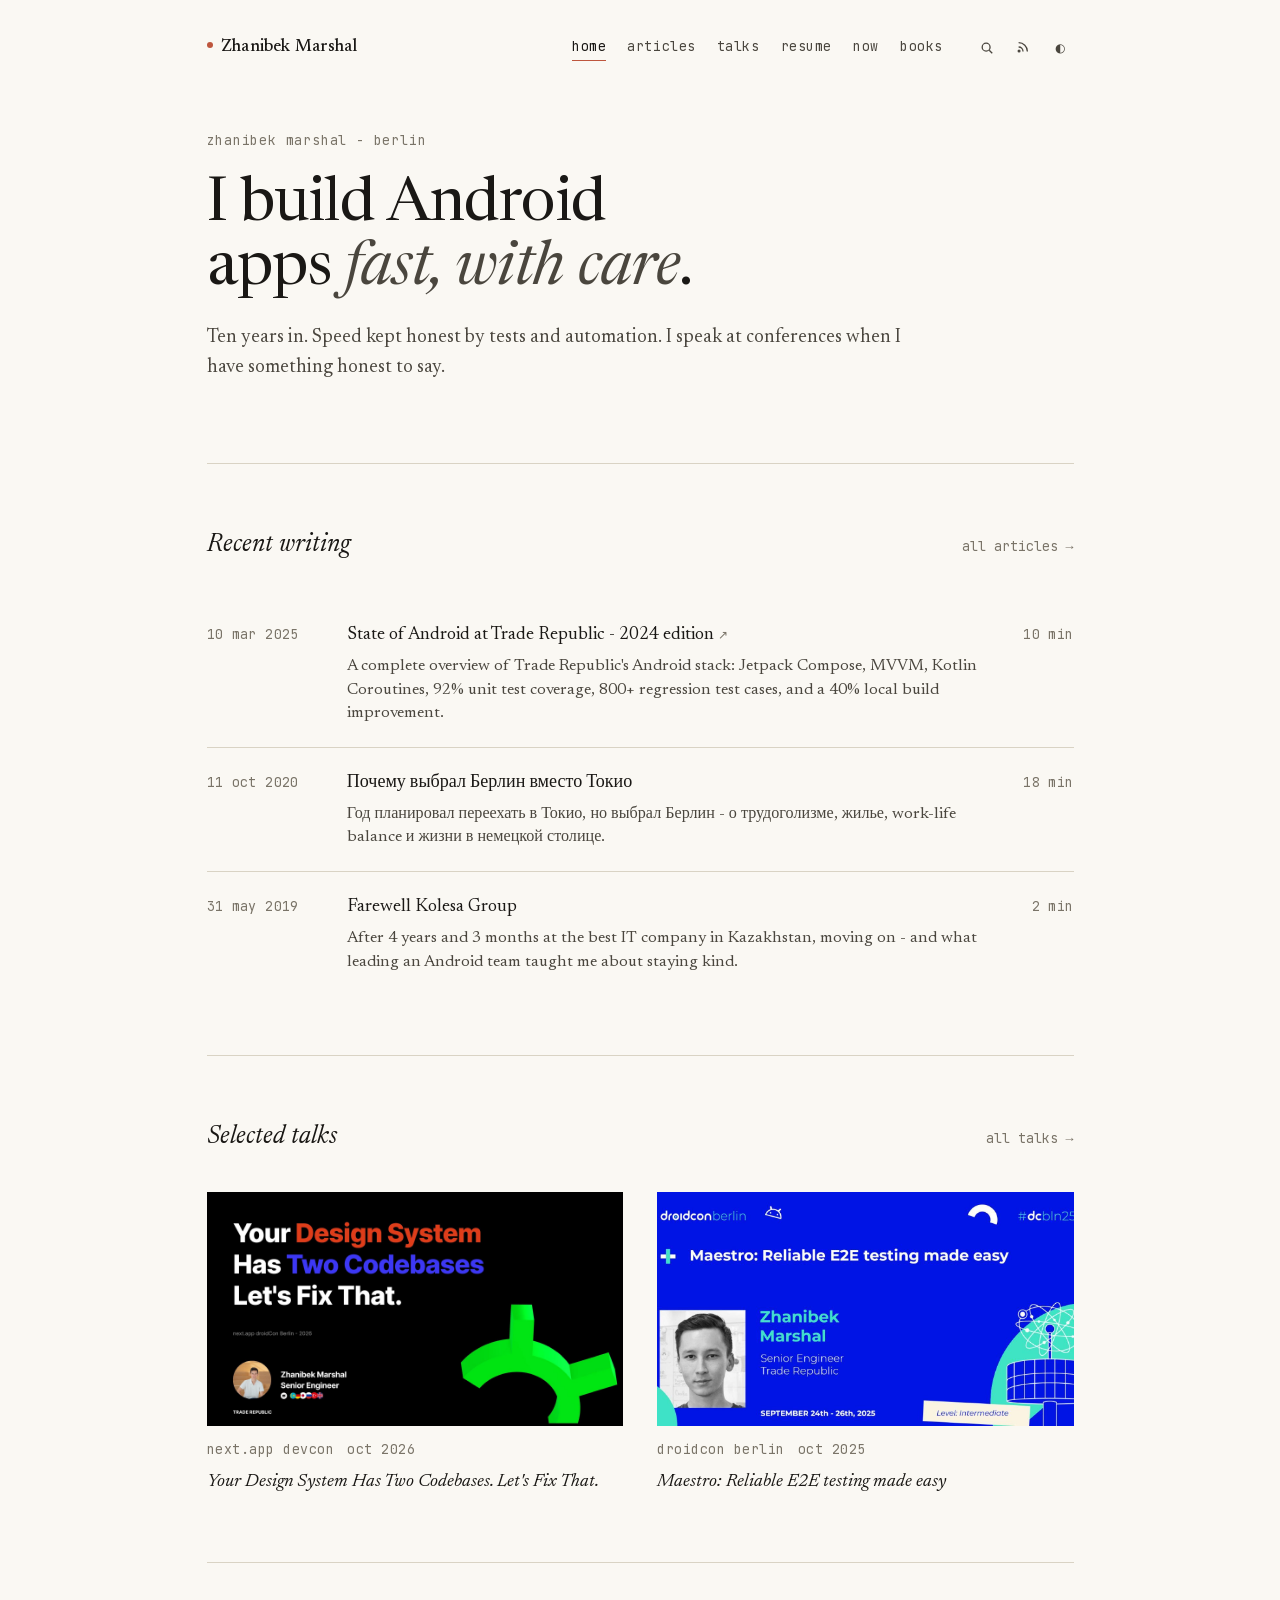
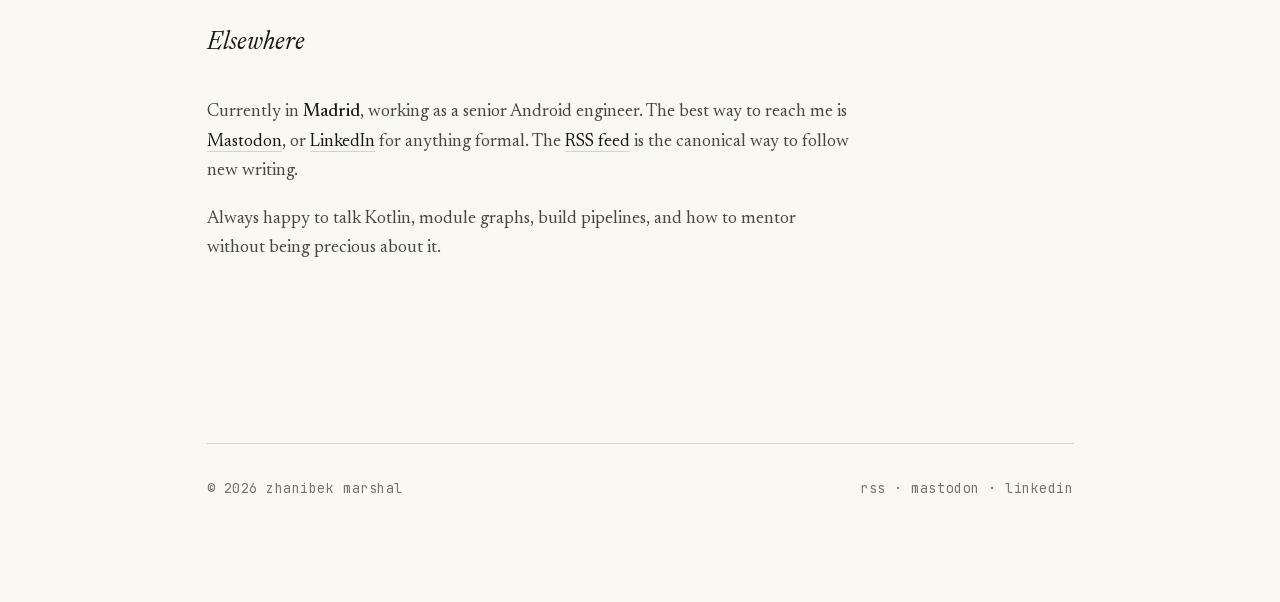
<file: index.html>
<!doctype html>
<html lang="en">
<head>
<meta charset="utf-8">
<link rel="icon" href="favicon.svg" type="image/svg+xml">
<link rel="apple-touch-icon" href="favicon.svg">
<title>Zhanibek Marshal - Android engineer, speaker, writer</title>
<meta name="viewport" content="width=device-width, initial-scale=1">
<link rel="canonical" href="https://zhanibek.dev/">
<meta property="og:title" content="Zhanibek Marshal - Android engineer, speaker, writer">
<meta property="og:description" content="Personal site of Zhanibek Marshal - Android engineer with 10+ years of experience, conference speaker, writer.">
<meta property="og:type" content="website">
<meta property="og:url" content="https://zhanibek.dev/">
<meta property="og:image" content="https://zhanibek.dev/assets/og-image.jpg">
<meta name="twitter:card" content="summary">
<meta name="description" content="Personal site of Zhanibek Marshal - Android engineer with 10+ years of experience, conference speaker, writer.">
<link rel="alternate" type="application/rss+xml" title="Zhanibek Marshal - RSS" href="feed.xml">
<link rel="stylesheet" href="fonts.css">
<style>/* ============================================================
   Zhanibek Marshal - personal site
   Zen aesthetic. Newsreader serif + JetBrains Mono.
   ============================================================ */

:root {
  /* Light (paper) */
  --paper:        #faf8f3;
  --paper-2:      #f3efe6;
  --rule:         #d9d3c4;
  --ink:          #1a1815;
  --ink-2:        #4a463e;
  --ink-3:        #7a7468;
  --accent:       oklch(0.58 0.14 35);
  --accent-soft:  oklch(0.58 0.14 35 / 0.12);

  --serif: "Newsreader", "Iowan Old Style", "Palatino", Georgia, serif;
  --mono:  "JetBrains Mono", ui-monospace, "SF Mono", Menlo, monospace;

  /* Density (overridden by tweaks) */
  --density:    1;
  --measure:    38rem;            /* reading column */
  --gap-xs:     calc(0.5rem  * var(--density));
  --gap-sm:     calc(0.75rem * var(--density));
  --gap-md:     calc(1.25rem * var(--density));
  --gap-lg:     calc(2rem    * var(--density));
  --gap-xl:     calc(3.5rem  * var(--density));
  --gap-xxl:    calc(6rem    * var(--density));

  --type-body:  1.0625rem;
  --type-meta:  0.78rem;
  --type-h1:    clamp(1.75rem, 1.2rem + 2.4vw, 2.6rem);
  --type-h2:    1.5rem;
  --type-h3:    1.15rem;
  --type-hero:  clamp(2.2rem, 1.4rem + 3.5vw, 3.6rem);

  --leading-body: 1.65;
  --leading-tight: 1.25;

  color-scheme: light;
}

html[data-theme="dark"] {
  --paper:        #15171a;
  --paper-2:      #1d1f23;
  --rule:         #2c2f34;
  --ink:          #e8e6e1;
  --ink-2:        #b8b5ae;
  --ink-3:        #7a7770;
  --accent:       oklch(0.72 0.13 38);
  --accent-soft:  oklch(0.72 0.13 38 / 0.14);
  color-scheme: dark;
}

@media (prefers-color-scheme: dark) {
  html:not([data-theme]) {
    --paper:        #15171a;
    --paper-2:      #1d1f23;
    --rule:         #2c2f34;
    --ink:          #e8e6e1;
    --ink-2:        #b8b5ae;
    --ink-3:        #7a7770;
    --accent:       oklch(0.72 0.13 38);
    --accent-soft:  oklch(0.72 0.13 38 / 0.14);
    color-scheme: dark;
  }
}

* { box-sizing: border-box; }

html, body {
  margin: 0;
  padding: 0;
  background: var(--paper);
  color: var(--ink);
  font-family: var(--serif);
  font-size: var(--type-body);
  line-height: var(--leading-body);
  font-feature-settings: "ss01", "ss02";
  -webkit-font-smoothing: antialiased;
  text-rendering: optimizeLegibility;
}

img, svg { max-width: 100%; display: block; }

a {
  color: var(--ink);
  text-decoration: none;
  border-bottom: 1px solid var(--rule);
  transition: border-color 120ms ease, color 120ms ease;
}
a:hover { border-bottom-color: var(--accent); color: var(--accent); }

/* ----- LAYOUT ------------------------------------------------ */
.shell {
  max-width: 56rem;
  margin: 0 auto;
  padding: var(--gap-lg) clamp(1.25rem, 4vw, 2.5rem) var(--gap-xxl);
}

.measure { max-width: var(--measure); }

/* ----- HEADER ------------------------------------------------ */
.site-header {
  display: flex;
  justify-content: space-between;
  align-items: baseline;
  gap: var(--gap-md);
  padding-bottom: var(--gap-lg);
  border-bottom: 1px solid var(--rule);
  margin-bottom: var(--gap-xl);
  flex-wrap: wrap;
}
.brand {
  font-family: var(--serif);
  font-size: 1rem;
  font-weight: 500;
  letter-spacing: 0.01em;
  border: 0;
  color: var(--ink);
}
.brand .dot {
  display: inline-block;
  width: 6px; height: 6px;
  background: var(--accent);
  border-radius: 50%;
  margin-right: 0.5rem;
  transform: translateY(-3px);
}
nav.primary {
  display: flex;
  gap: var(--gap-md);
  font-family: var(--mono);
  font-size: var(--type-meta);
  letter-spacing: 0.04em;
  text-transform: lowercase;
  align-items: center;
  flex-wrap: wrap;
}
nav.primary a {
  color: var(--ink-2);
  border: 0;
  padding-bottom: 2px;
  border-bottom: 1px solid transparent;
}
nav.primary a:hover { color: var(--ink); border-bottom-color: var(--ink-3); }
nav.primary a[aria-current="page"] {
  color: var(--ink);
  border-bottom-color: var(--accent);
}

.utilities {
  display: flex;
  gap: 0.5rem;
  align-items: center;
  margin-left: 0.5rem;
}
.icon-btn {
  background: transparent;
  border: 1px solid transparent;
  color: var(--ink-2);
  width: 28px; height: 28px;
  border-radius: 4px;
  cursor: pointer;
  display: inline-flex;
  align-items: center;
  justify-content: center;
  font-family: var(--mono);
  font-size: 0.7rem;
  transition: background 120ms, color 120ms;
}
.icon-btn:hover { background: var(--paper-2); color: var(--ink); }
.icon-btn svg { width: 14px; height: 14px; }

/* ----- HERO -------------------------------------------------- */
.hero {
  padding: var(--gap-lg) 0 var(--gap-xl);
  max-width: 42rem;
}
.hero-eyebrow {
  font-family: var(--mono);
  font-size: var(--type-meta);
  text-transform: lowercase;
  letter-spacing: 0.06em;
  color: var(--ink-3);
  margin-bottom: var(--gap-md);
}
.hero h1 {
  font-family: var(--serif);
  font-weight: 400;
  font-size: var(--type-hero);
  line-height: 1.05;
  letter-spacing: -0.01em;
  margin: 0 0 var(--gap-md);
  text-wrap: balance;
}
.hero h1 em {
  font-style: italic;
  color: var(--ink-2);
}
.hero p {
  font-size: 1.125rem;
  line-height: 1.55;
  color: var(--ink-2);
  margin: 0 0 var(--gap-md);
  text-wrap: pretty;
}

/* ----- SECTION HEADINGS ------------------------------------- */
.section {
  padding: var(--gap-xl) 0;
  border-top: 1px solid var(--rule);
}
.section:first-of-type { border-top: 0; }

.section-head {
  display: flex;
  justify-content: space-between;
  align-items: baseline;
  margin-bottom: var(--gap-lg);
  gap: var(--gap-md);
}
.section-head h2 {
  font-family: var(--serif);
  font-weight: 400;
  font-style: italic;
  font-size: var(--type-h2);
  margin: 0;
  color: var(--ink);
}
.section-head .more {
  font-family: var(--mono);
  font-size: var(--type-meta);
  text-transform: lowercase;
  color: var(--ink-3);
  border: 0;
}
.section-head .more:hover { color: var(--accent); }

/* ----- ARTICLE LIST (list style) ---------------------------- */
.post-list {
  list-style: none;
  padding: 0;
  margin: 0;
}
.post-list li {
  padding: var(--gap-md) 0;
  border-bottom: 1px solid var(--rule);
}
.post-list li:last-child { border-bottom: 0; }
.post-row {
  display: grid;
  grid-template-columns: 7rem 1fr auto;
  gap: var(--gap-md);
  align-items: baseline;
}
.post-row .date,
.post-row .read-time {
  font-family: var(--mono);
  font-size: var(--type-meta);
  color: var(--ink-3);
  text-transform: lowercase;
  letter-spacing: 0.03em;
  white-space: nowrap;
}
.post-row .title {
  font-family: var(--serif);
  font-size: 1.0625rem;
  color: var(--ink);
  border: 0;
  line-height: 1.4;
}
.post-row .title:hover { color: var(--accent); }
.post-row .excerpt {
  font-size: 0.95rem;
  color: var(--ink-2);
  margin-top: 0.25rem;
  line-height: 1.45;
}
@media (max-width: 640px) {
  .post-row { grid-template-columns: 1fr; gap: 0.25rem; }
  .post-row .read-time { grid-row: 1; justify-self: end; }
  .post-row .date { grid-row: 1; }
}

/* ----- CARDS variant ---------------------------------------- */
.post-list.cards { display: grid; grid-template-columns: repeat(auto-fill, minmax(20rem, 1fr)); gap: var(--gap-lg); border: 0; }
.post-list.cards li { border: 0; padding: 0; }
.card {
  display: block;
  border: 0;
  padding: 0;
}
.card .cover {
  aspect-ratio: 16/10;
  background: var(--paper-2);
  margin-bottom: var(--gap-sm);
  overflow: hidden;
  position: relative;
}
.card .cover svg { width: 100%; height: 100%; }
.card .meta {
  font-family: var(--mono);
  font-size: var(--type-meta);
  color: var(--ink-3);
  text-transform: lowercase;
  letter-spacing: 0.04em;
  margin-bottom: 0.4rem;
  display: flex; gap: 0.75rem;
}
.card .title {
  font-family: var(--serif);
  font-size: 1.2rem;
  line-height: 1.3;
  color: var(--ink);
  display: block;
  border: 0;
  margin-bottom: 0.4rem;
}
.card:hover .title { color: var(--accent); }
.card .excerpt {
  font-size: 0.95rem;
  color: var(--ink-2);
  line-height: 1.5;
}

/* ----- TABLE variant ---------------------------------------- */
.post-list.table-list { padding: 0; }
.post-list.table-list li { padding: 0.75rem 0; }
.post-list.table-list .post-row {
  grid-template-columns: 6rem 1fr 7rem auto;
  align-items: center;
}
.post-list.table-list .post-row .excerpt { display: none; }
.post-list.table-list .post-row .tag {
  font-family: var(--mono);
  font-size: var(--type-meta);
  color: var(--ink-3);
  text-transform: lowercase;
  text-align: right;
}
@media (max-width: 640px) {
  .post-list.table-list .post-row { grid-template-columns: 1fr auto; }
  .post-list.table-list .post-row .tag { display: none; }
}

/* ----- TALK CARDS ------------------------------------------- */
.talks {
  display: grid;
  grid-template-columns: repeat(auto-fill, minmax(18rem, 1fr));
  gap: var(--gap-lg);
}
.talk {
  display: block;
  border: 0;
}
.talk .cover {
  aspect-ratio: 16/9;
  background: var(--paper-2);
  margin-bottom: var(--gap-sm);
  overflow: hidden;
}
.talk .meta {
  font-family: var(--mono);
  font-size: var(--type-meta);
  color: var(--ink-3);
  text-transform: lowercase;
  letter-spacing: 0.04em;
  margin-bottom: 0.4rem;
  display: flex;
  gap: 0.75rem;
}
.talk .title {
  font-family: var(--serif);
  font-style: italic;
  font-size: 1.1rem;
  color: var(--ink);
  border: 0;
  display: block;
  margin-bottom: 0.25rem;
}
.talk:hover .title { color: var(--accent); }
.talk .venue { font-size: 0.9rem; color: var(--ink-2); }

/* ----- ARTICLE BODY ----------------------------------------- */
article.prose {
  max-width: var(--measure);
  margin: 0 auto;
}
article.prose h1 {
  font-weight: 400;
  font-size: var(--type-h1);
  line-height: 1.1;
  letter-spacing: -0.01em;
  margin: 0 0 var(--gap-sm);
  text-wrap: balance;
}
article.prose .article-meta {
  font-family: var(--mono);
  font-size: var(--type-meta);
  color: var(--ink-3);
  text-transform: lowercase;
  letter-spacing: 0.04em;
  display: flex;
  gap: 0.75rem;
  margin-bottom: var(--gap-xl);
  flex-wrap: wrap;
}
article.prose p,
article.prose ul,
article.prose ol,
article.prose blockquote {
  margin: 0 0 var(--gap-md);
}
article.prose h2 {
  font-weight: 400;
  font-style: italic;
  font-size: 1.5rem;
  margin: var(--gap-xl) 0 var(--gap-sm);
}
article.prose h3 {
  font-weight: 500;
  font-size: 1.125rem;
  margin: var(--gap-lg) 0 var(--gap-sm);
}
article.prose blockquote {
  padding-left: var(--gap-md);
  border-left: 2px solid var(--rule);
  color: var(--ink-2);
  font-style: italic;
}
article.prose a {
  color: var(--accent);
  border-bottom: 1px solid var(--accent-soft);
}
article.prose a:hover { border-bottom-color: var(--accent); }

article.prose code {
  font-family: var(--mono);
  font-size: 0.92em;
  background: var(--paper-2);
  padding: 1px 5px;
  border-radius: 3px;
}
article.prose pre {
  background: var(--paper-2);
  border: 1px solid var(--rule);
  border-radius: 4px;
  padding: var(--gap-md);
  overflow-x: auto;
  font-family: var(--mono);
  font-size: 0.88rem;
  line-height: 1.55;
  margin: var(--gap-md) 0 var(--gap-lg);
}
article.prose pre code { background: transparent; padding: 0; }

/* Syntax (very gentle) */
.tok-key { color: oklch(0.55 0.14 280); }
.tok-str { color: oklch(0.55 0.13 140); }
.tok-com { color: var(--ink-3); font-style: italic; }
.tok-num { color: oklch(0.6 0.14 35); }
.tok-fn  { color: oklch(0.55 0.13 220); }
html[data-theme="dark"] .tok-key { color: oklch(0.78 0.14 280); }
html[data-theme="dark"] .tok-str { color: oklch(0.78 0.13 140); }
html[data-theme="dark"] .tok-num { color: oklch(0.78 0.14 35); }
html[data-theme="dark"] .tok-fn  { color: oklch(0.78 0.13 220); }
@media (prefers-color-scheme: dark) {
  html:not([data-theme]) .tok-key { color: oklch(0.78 0.14 280); }
  html:not([data-theme]) .tok-str { color: oklch(0.78 0.13 140); }
  html:not([data-theme]) .tok-num { color: oklch(0.78 0.14 35); }
  html:not([data-theme]) .tok-fn  { color: oklch(0.78 0.13 220); }
}

/* ----- READING PROGRESS BAR --------------------------------- */
.progress {
  position: fixed;
  top: 0; left: 0;
  height: 2px;
  width: 0%;
  background: var(--accent);
  z-index: 50;
  transition: width 80ms linear;
}

/* ----- FOOTER ----------------------------------------------- */
.site-footer {
  margin-top: var(--gap-xxl);
  padding-top: var(--gap-lg);
  border-top: 1px solid var(--rule);
  display: flex;
  justify-content: space-between;
  font-family: var(--mono);
  font-size: var(--type-meta);
  color: var(--ink-3);
  text-transform: lowercase;
  letter-spacing: 0.04em;
  gap: var(--gap-md);
  flex-wrap: wrap;
}
.site-footer a { color: var(--ink-3); border: 0; }
.site-footer a:hover { color: var(--accent); }

/* ----- SEARCH OVERLAY --------------------------------------- */
.search-overlay {
  position: fixed; inset: 0;
  background: color-mix(in oklab, var(--paper) 85%, transparent);
  backdrop-filter: blur(8px);
  display: none;
  align-items: flex-start;
  justify-content: center;
  z-index: 100;
  padding-top: 12vh;
}
.search-overlay[data-open="true"] { display: flex; }
.search-box {
  width: min(90vw, 36rem);
  background: var(--paper);
  border: 1px solid var(--rule);
  border-radius: 4px;
  box-shadow: 0 24px 60px -20px rgba(0,0,0,0.18);
}
.search-input {
  width: 100%;
  border: 0;
  background: transparent;
  padding: var(--gap-md);
  font-family: var(--serif);
  font-size: 1.15rem;
  color: var(--ink);
  outline: none;
  border-bottom: 1px solid var(--rule);
}
.search-input::placeholder { color: var(--ink-3); }
.search-results {
  max-height: 50vh;
  overflow-y: auto;
  padding: var(--gap-sm) 0;
}
.search-result {
  display: block;
  padding: 0.5rem var(--gap-md);
  border: 0;
  color: var(--ink);
}
.search-result:hover, .search-result.active {
  background: var(--paper-2);
  color: var(--ink);
}
.search-result .kind {
  font-family: var(--mono);
  font-size: 0.7rem;
  color: var(--ink-3);
  text-transform: lowercase;
  margin-right: 0.5rem;
}
.search-result .title { font-family: var(--serif); }
.search-empty {
  padding: var(--gap-md);
  font-family: var(--mono);
  font-size: var(--type-meta);
  color: var(--ink-3);
  text-transform: lowercase;
}

/* ----- TWEAKS PANEL CHROME ---------------------------------- */
/* (TweaksPanel starter handles most styling; we just theme it.) */

/* ----- UTIL ------------------------------------------------- */
.kbd {
  font-family: var(--mono);
  font-size: 0.7rem;
  border: 1px solid var(--rule);
  padding: 1px 5px;
  border-radius: 3px;
  color: var(--ink-3);
  background: var(--paper-2);
}
.divider {
  height: 1px;
  background: var(--rule);
  margin: var(--gap-xl) 0;
}
.lede {
  font-size: 1.18rem;
  color: var(--ink-2);
  font-style: italic;
  line-height: 1.55;
  margin-bottom: var(--gap-lg);
}
.tag-row {
  display: flex; gap: 0.5rem; flex-wrap: wrap;
  font-family: var(--mono);
  font-size: var(--type-meta);
  text-transform: lowercase;
  color: var(--ink-3);
  letter-spacing: 0.03em;
}
.tag-row a { color: var(--ink-3); border: 0; }
.tag-row a:hover { color: var(--accent); }

/* Cover placeholder */
.cover-ph {
  width: 100%; height: 100%;
  display: flex; align-items: center; justify-content: center;
  position: relative;
  background:
    repeating-linear-gradient(
      45deg,
      var(--paper-2) 0 8px,
      transparent 8px 16px
    ),
    var(--paper);
  color: var(--ink-3);
  font-family: var(--mono);
  font-size: 0.7rem;
  text-transform: lowercase;
  letter-spacing: 0.05em;
}
.cover-ph span {
  background: var(--paper);
  padding: 0.25rem 0.5rem;
  border: 1px solid var(--rule);
}

/* Hide things by tweak */
[data-hide-readtime="true"] .read-time { display: none !important; }

/* Density modifier */
html[data-density="compact"] { --density: 0.7; --measure: 36rem; }
html[data-density="comfy"]   { --density: 1; }
html[data-density="airy"]    { --density: 1.35; --measure: 40rem; }

/* Responsive */
@media (max-width: 640px) {
  .site-header { gap: var(--gap-sm); }
  nav.primary { gap: var(--gap-sm); }
  .section { padding: var(--gap-lg) 0; }
}
</style>
<script>
  // No-flash theme bootstrap
  (function(){ const t = localStorage.getItem("zm.theme"); if (t && t !== "system") document.documentElement.setAttribute("data-theme", t); const d = localStorage.getItem("zm.density"); if (d) document.documentElement.setAttribute("data-density", d); })();
</script>
</head>
<body>

<header class="site-header shell" style="padding-bottom:0; margin-bottom:0; border:0;">
  <a href="index.html" class="brand"><span class="dot"></span>Zhanibek Marshal</a>
  <nav class="primary">
    <a href="index.html">home</a>
    <a href="articles.html">articles</a>
    <a href="talks.html">talks</a>
    <a href="resume.html">resume</a>
    <a href="now.html">now</a>
    <a href="books.html">books</a>
    <span class="utilities">
      <button class="icon-btn" data-search-open title="search (⌘K or /)">
        <svg viewBox="0 0 16 16" fill="none" stroke="currentColor" stroke-width="1.5"><circle cx="7" cy="7" r="4.5"/><path d="M10.5 10.5L14 14"/></svg>
      </button>
      <a class="icon-btn" href="feed.xml" title="rss feed">
        <svg viewBox="0 0 16 16" fill="none" stroke="currentColor" stroke-width="1.5"><path d="M3 3a10 10 0 0 1 10 10"/><path d="M3 8a5 5 0 0 1 5 5"/><circle cx="3.5" cy="12.5" r="1" fill="currentColor"/></svg>
      </a>
      <button class="icon-btn" data-theme-toggle>◐</button>
    </span>
  </nav>
</header>

<main class="shell">
  <section class="hero">
    <div class="hero-eyebrow">zhanibek marshal - berlin</div>
    <h1>I build Android apps <em>fast, with care</em>.</h1>
    <p>Ten years in. Speed kept honest by tests and automation. I speak at conferences when I have something honest to say.</p>
  </section>

  <section class="section">
    <div class="section-head">
      <h2>Recent writing</h2>
      <a class="more" href="articles.html">all articles →</a>
    </div>
    <ul class="post-list" id="featured-articles"></ul>
  </section>

  <section class="section">
    <div class="section-head">
      <h2>Selected talks</h2>
      <a class="more" href="talks.html">all talks →</a>
    </div>
    <div class="talks" id="featured-talks"></div>
  </section>

  <section class="section">
    <div class="section-head"><h2>Elsewhere</h2></div>
    <div class="measure" style="font-size:1.05rem; color:var(--ink-2);">
      <p>Currently in <strong style="color:var(--ink); font-weight:500;">Madrid</strong>, working as a senior Android engineer. The best way to reach me is <a href="https://androiddev.social/@zhanibek">Mastodon</a>, or <a href="https://www.linkedin.com/in/johnmarshal/">LinkedIn</a> for anything formal. The <a href="feed.xml">RSS feed</a> is the canonical way to follow new writing.</p>
      <p>Always happy to talk Kotlin, module graphs, build pipelines, and how to mentor without being precious about it.</p>
    </div>
  </section>

  <footer class="site-footer">
    <span>© 2026 Zhanibek Marshal</span>
    <span>
      <a href="feed.xml">rss</a> ·
      <a href="https://androiddev.social/@zhanibek">mastodon</a> ·
      <a href="https://www.linkedin.com/in/johnmarshal/">linkedin</a>
    </span>
  </footer>
</main>

<!-- Search overlay -->
<div class="search-overlay" data-search-overlay data-open="false">
  <div class="search-box">
    <input class="search-input" data-search-input placeholder="search articles, talks, pages…" type="text" autocomplete="off">
    <div class="search-results" data-search-results></div>
  </div>
</div>


<script src="site-data.js"></script>
<script>/* Site-wide chrome: theme toggle, search, header active state, tweaks bridge.
   Vanilla JS - no framework needed for these utilities. */

(function() {
  // ---------- THEME ----------
  const THEME_KEY = "zm.theme";
  function applyTheme(t) {
    if (t === "system" || !t) {
      document.documentElement.removeAttribute("data-theme");
    } else {
      document.documentElement.setAttribute("data-theme", t);
    }
  }
  function currentTheme() {
    return localStorage.getItem(THEME_KEY) || "system";
  }
  function nextTheme(t) {
    return t === "light" ? "dark" : t === "dark" ? "system" : "light";
  }
  function setThemeBtnLabel(btn) {
    const t = currentTheme();
    const label = t === "light" ? "☀" : t === "dark" ? "☾" : "◐";
    btn.textContent = label;
    btn.setAttribute("title", `theme: ${t} (click to cycle)`);
  }
  applyTheme(currentTheme());

  document.addEventListener("DOMContentLoaded", () => {
    const btn = document.querySelector("[data-theme-toggle]");
    if (btn) {
      setThemeBtnLabel(btn);
      btn.addEventListener("click", () => {
        const t = nextTheme(currentTheme());
        localStorage.setItem(THEME_KEY, t);
        applyTheme(t);
        setThemeBtnLabel(btn);
      });
    }

    // ---------- ACTIVE NAV ----------
    const raw = location.pathname.split("/").pop() || "index";
    const path = raw.replace(/\.html$/, "") || "index";
    document.querySelectorAll("nav.primary a").forEach(a => {
      const href = a.getAttribute("href").replace(/\.html$/, "");
      if (href === path) a.setAttribute("aria-current", "page");
    });

    // ---------- DENSITY ----------
    const d = localStorage.getItem("zm.density") || "comfy";
    document.documentElement.setAttribute("data-density", d);

    // ---------- READ-TIME HIDE ----------
    const showReadTime = localStorage.getItem("zm.readtime") !== "false";
    document.documentElement.setAttribute("data-hide-readtime", String(!showReadTime));

    // ---------- SEARCH ----------
    const overlay = document.querySelector("[data-search-overlay]");
    const input   = document.querySelector("[data-search-input]");
    const results = document.querySelector("[data-search-results]");
    const openBtn = document.querySelector("[data-search-open]");

    function buildIndex() {
      const items = [];
      (window.SITE?.articles || []).forEach(a => {
        items.push({
          kind: "article",
          title: a.title,
          excerpt: a.excerpt,
          href: `article.html?slug=${a.slug}`
        });
      });
      (window.SITE?.talks || []).forEach(t => {
        items.push({
          kind: "talk",
          title: t.title,
          excerpt: `${t.venue}, ${t.city}`,
          href: `talk.html?slug=${t.slug}`
        });
      });
      [
        { kind: "page", title: "Resume", excerpt: "Experience, talks, recognition", href: "resume.html" },
        { kind: "page", title: "Now",     excerpt: "What I'm working on this season",     href: "now.html" },
        { kind: "page", title: "Articles",excerpt: "All writing",                          href: "articles.html" },
        { kind: "page", title: "Talks",   excerpt: "Public speaking",                      href: "talks.html" },
        { kind: "page", title: "Books",   excerpt: "Recommended reading",                  href: "books.html" }
      ].forEach(p => items.push(p));
      return items;
    }
    const idx = buildIndex();
    let activeIdx = 0;

    function render(query) {
      if (!results) return;
      const q = query.trim().toLowerCase();
      let list = idx;
      if (q) {
        list = idx.filter(i =>
          i.title.toLowerCase().includes(q) ||
          (i.excerpt || "").toLowerCase().includes(q) ||
          i.kind.includes(q)
        );
      }
      if (list.length === 0) {
        results.innerHTML = `<div class="search-empty">no results for "${q}"</div>`;
        return;
      }
      results.innerHTML = list.slice(0, 12).map((r, i) => `
        <a class="search-result ${i===activeIdx?'active':''}" href="${r.href}" data-idx="${i}">
          <span class="kind">${r.kind}</span>
          <span class="title">${r.title}</span>
        </a>
      `).join("");
    }

    function openSearch() {
      if (!overlay) return;
      overlay.setAttribute("data-open", "true");
      activeIdx = 0;
      render("");
      setTimeout(() => input?.focus(), 30);
    }
    function closeSearch() {
      if (!overlay) return;
      overlay.setAttribute("data-open", "false");
      if (input) input.value = "";
    }
    openBtn?.addEventListener("click", openSearch);
    overlay?.addEventListener("click", e => { if (e.target === overlay) closeSearch(); });
    input?.addEventListener("input", e => { activeIdx = 0; render(e.target.value); });
    input?.addEventListener("keydown", e => {
      const links = results.querySelectorAll(".search-result");
      if (e.key === "ArrowDown") {
        e.preventDefault();
        activeIdx = Math.min(activeIdx + 1, links.length - 1);
        render(input.value);
      } else if (e.key === "ArrowUp") {
        e.preventDefault();
        activeIdx = Math.max(activeIdx - 1, 0);
        render(input.value);
      } else if (e.key === "Enter") {
        const a = results.querySelector(`.search-result[data-idx="${activeIdx}"]`);
        if (a) location.href = a.getAttribute("href");
      } else if (e.key === "Escape") {
        closeSearch();
      }
    });
    document.addEventListener("keydown", e => {
      if ((e.key === "k" || e.key === "K") && (e.metaKey || e.ctrlKey)) {
        e.preventDefault();
        openSearch();
      } else if (e.key === "/" && document.activeElement?.tagName !== "INPUT") {
        e.preventDefault();
        openSearch();
      } else if (e.key === "Escape" && overlay?.getAttribute("data-open") === "true") {
        closeSearch();
      }
    });

    // ---------- READING PROGRESS ----------
    const bar = document.querySelector(".progress");
    if (bar) {
      const onScroll = () => {
        const article = document.querySelector("article.prose");
        if (!article) { bar.style.width = "0%"; return; }
        const rect = article.getBoundingClientRect();
        const total = rect.height - window.innerHeight;
        const scrolled = -rect.top;
        const pct = Math.max(0, Math.min(1, scrolled / total));
        bar.style.width = (pct * 100) + "%";
      };
      window.addEventListener("scroll", onScroll, { passive: true });
      onScroll();
    }
  });

  // expose for tweaks
  window.ZM = {
    setDensity(d)   { localStorage.setItem("zm.density", d); document.documentElement.setAttribute("data-density", d); },
    setReadtime(v)  { localStorage.setItem("zm.readtime", String(!!v)); document.documentElement.setAttribute("data-hide-readtime", String(!v)); },
    setListStyle(v) { localStorage.setItem("zm.liststyle", v); const el = document.querySelector(".post-list"); if (el) { el.classList.remove("cards","table-list"); if (v === "cards") el.classList.add("cards"); else if (v === "table") el.classList.add("table-list"); } },
    setTheme(t)     { localStorage.setItem(THEME_KEY, t); applyTheme(t); const b = document.querySelector("[data-theme-toggle]"); if (b) setThemeBtnLabel(b); },
    getDensity()    { return localStorage.getItem("zm.density")  || "comfy"; },
    getReadtime()   { return localStorage.getItem("zm.readtime") !== "false"; },
    getListStyle()  { return localStorage.getItem("zm.liststyle")|| "list"; },
    getTheme()      { return currentTheme(); }
  };
})();
</script>
<script>
  // Render featured articles + talks
  document.addEventListener("DOMContentLoaded", () => {
    const fa = document.getElementById("featured-articles");
    const ft = document.getElementById("featured-talks");
    const allArticles = [...SITE.articles].sort((a, b) => b.date.localeCompare(a.date)).slice(0, 3);
    fa.innerHTML = allArticles.map(a => {
      const href = a.url || `article.html?slug=${a.slug}`;
      const isExternal = a.url && /^https?:\/\//.test(a.url);
      const ext = isExternal ? ' target="_blank" rel="noopener"' : '';
      const extBadge = isExternal ? ' <span style="font-family:var(--mono);font-size:0.7rem;color:var(--ink-3);vertical-align:middle">↗</span>' : '';
      return `
      <li>
        <div class="post-row">
          <span class="date">${SITE.fmtDate(a.date)}</span>
          <div>
            <a class="title" href="${href}"${ext}>${a.title}${extBadge}</a>
            <div class="excerpt">${a.excerpt}</div>
          </div>
          <span class="read-time">${a.readTime} min</span>
        </div>
      </li>`;
    }).join("");

    const talksToShow = [...SITE.talks].sort((a, b) => b.date.localeCompare(a.date)).slice(0, 2);
    ft.innerHTML = talksToShow.map(t => `
      <a class="talk" href="talk.html?slug=${t.slug}">
        <div class="cover">
          ${t.thumbnail ? `<img src="${t.thumbnail}" alt="" style="width:100%;height:100%;object-fit:cover;">` : `<div class="cover-ph"><span>talk · ${t.venue.toLowerCase()}</span></div>`}
        </div>
        <div class="meta"><span>${t.venue.toLowerCase()}</span><span>${SITE.fmtMonthYear(t.date)}</span></div>
        <span class="title">${t.title}</span>
      </a>
    `).join("");
  });
</script>
<script src="tweaks.js"></script>
</body>
</html>
</file>
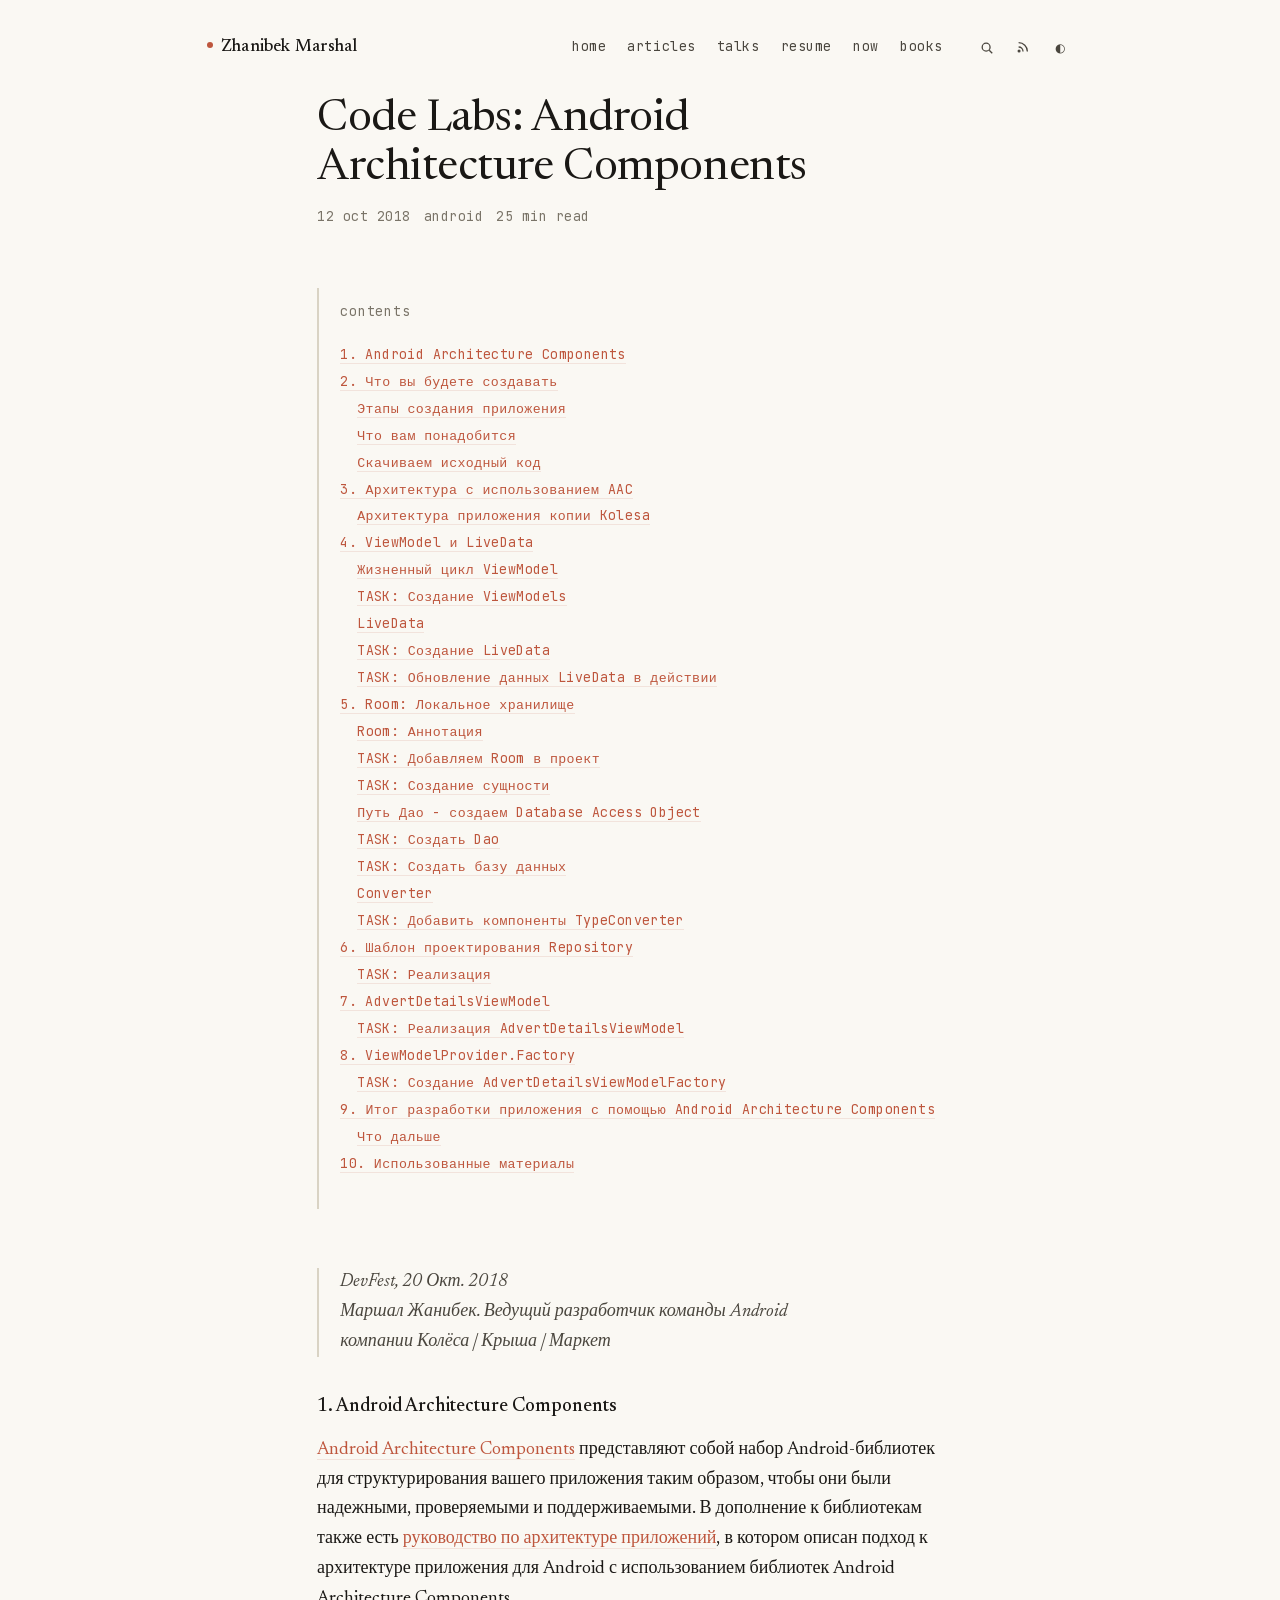
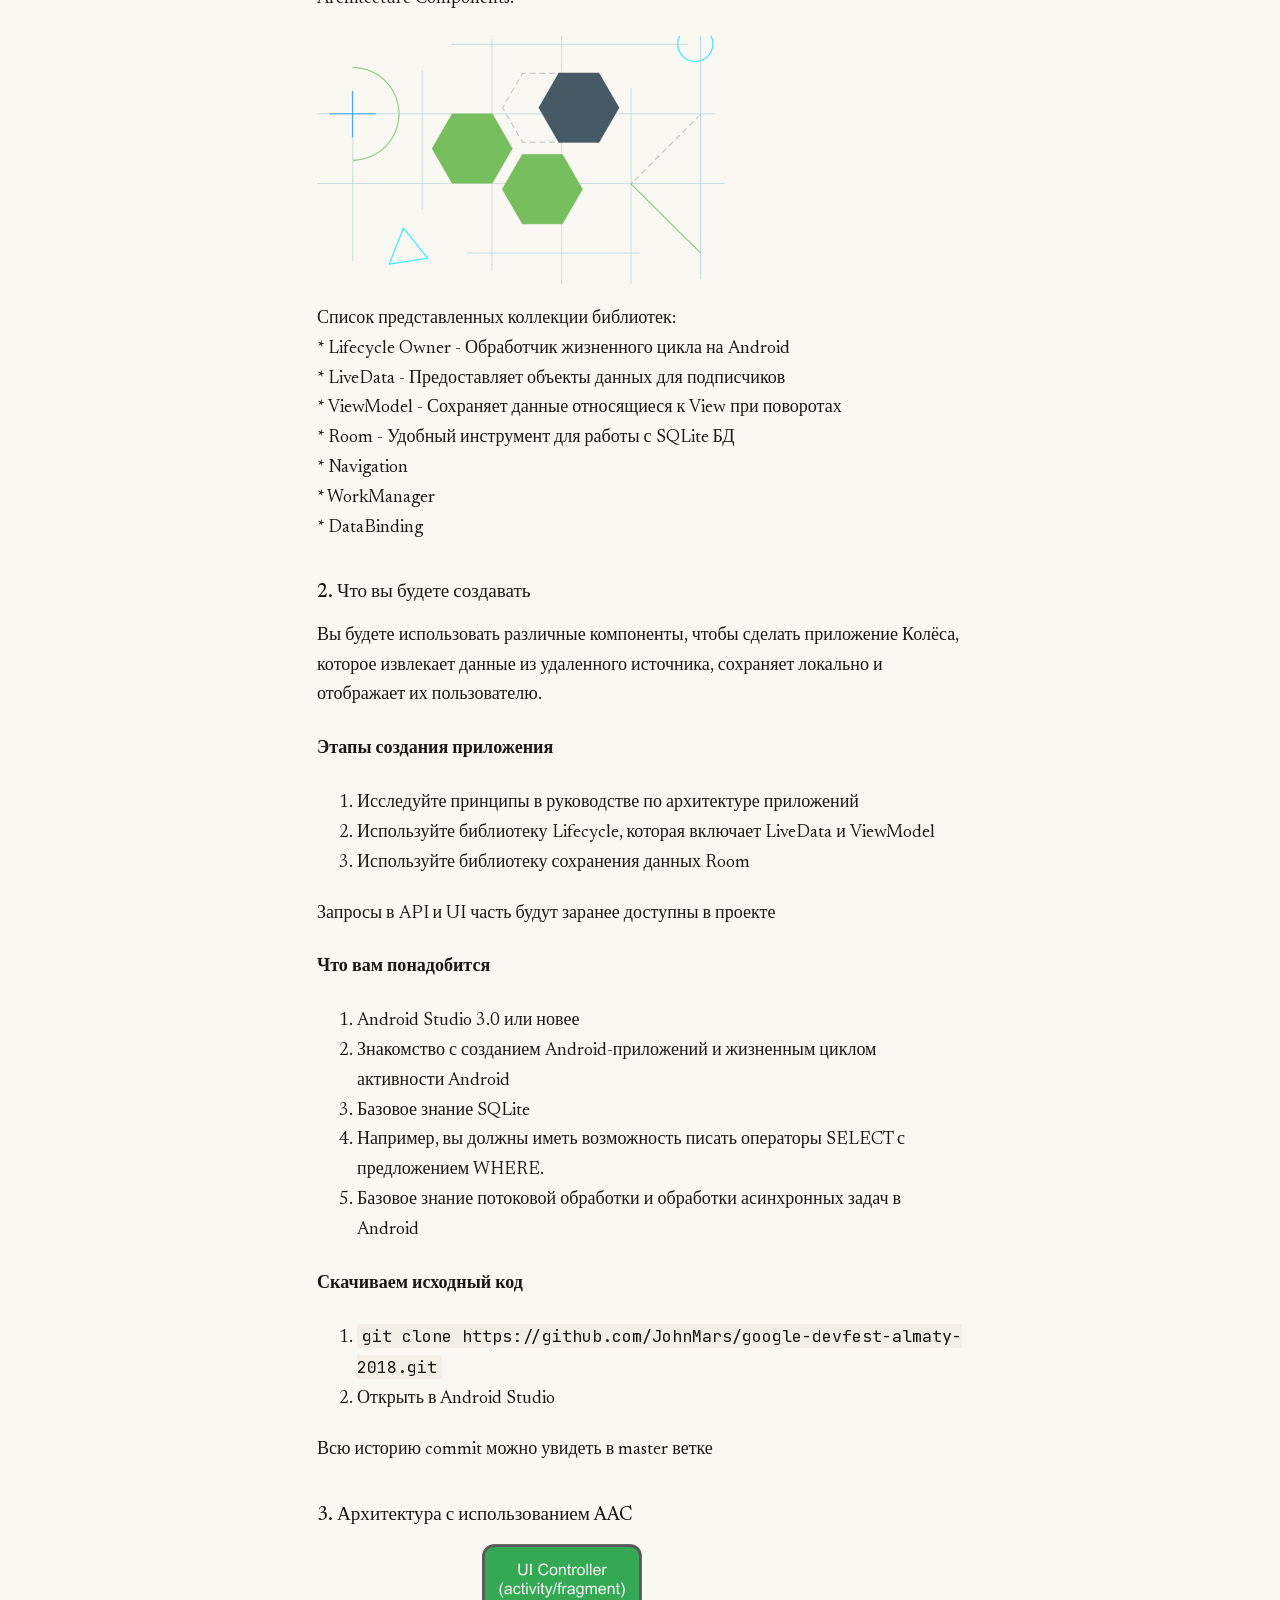
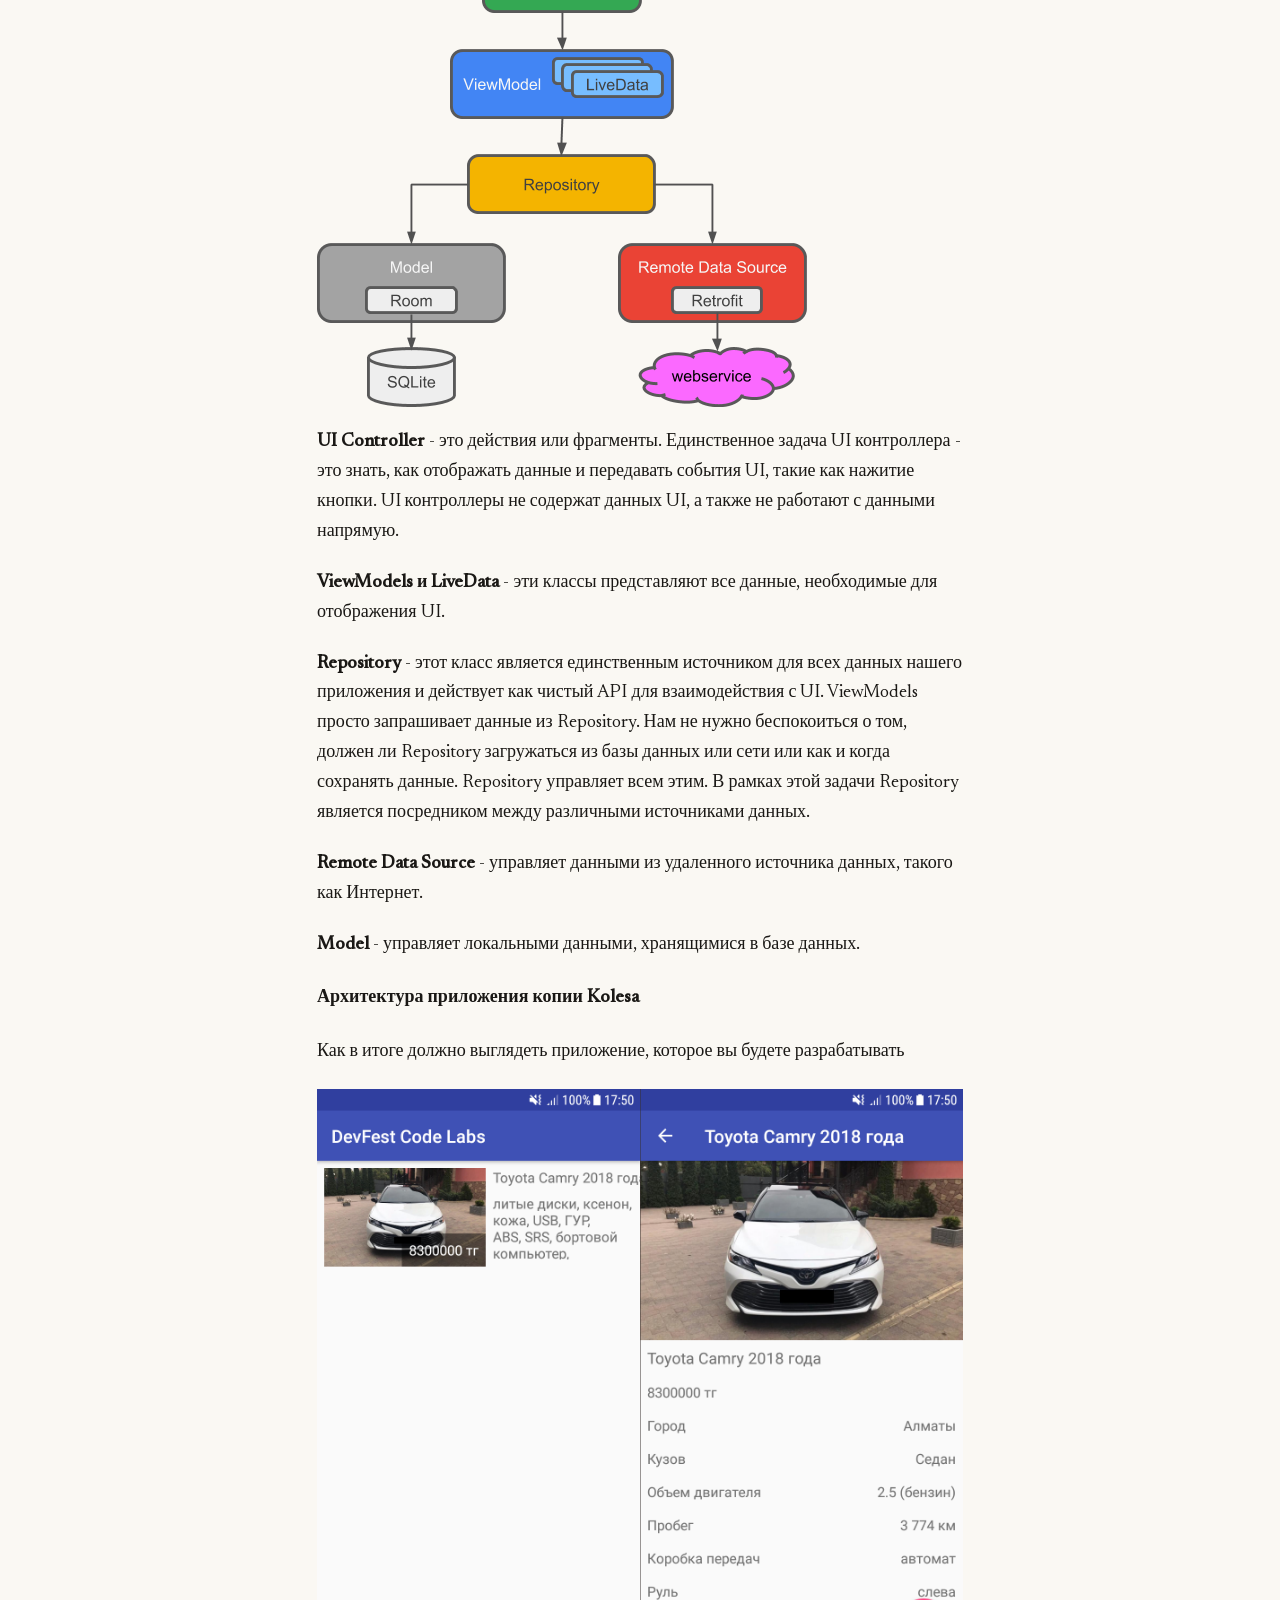
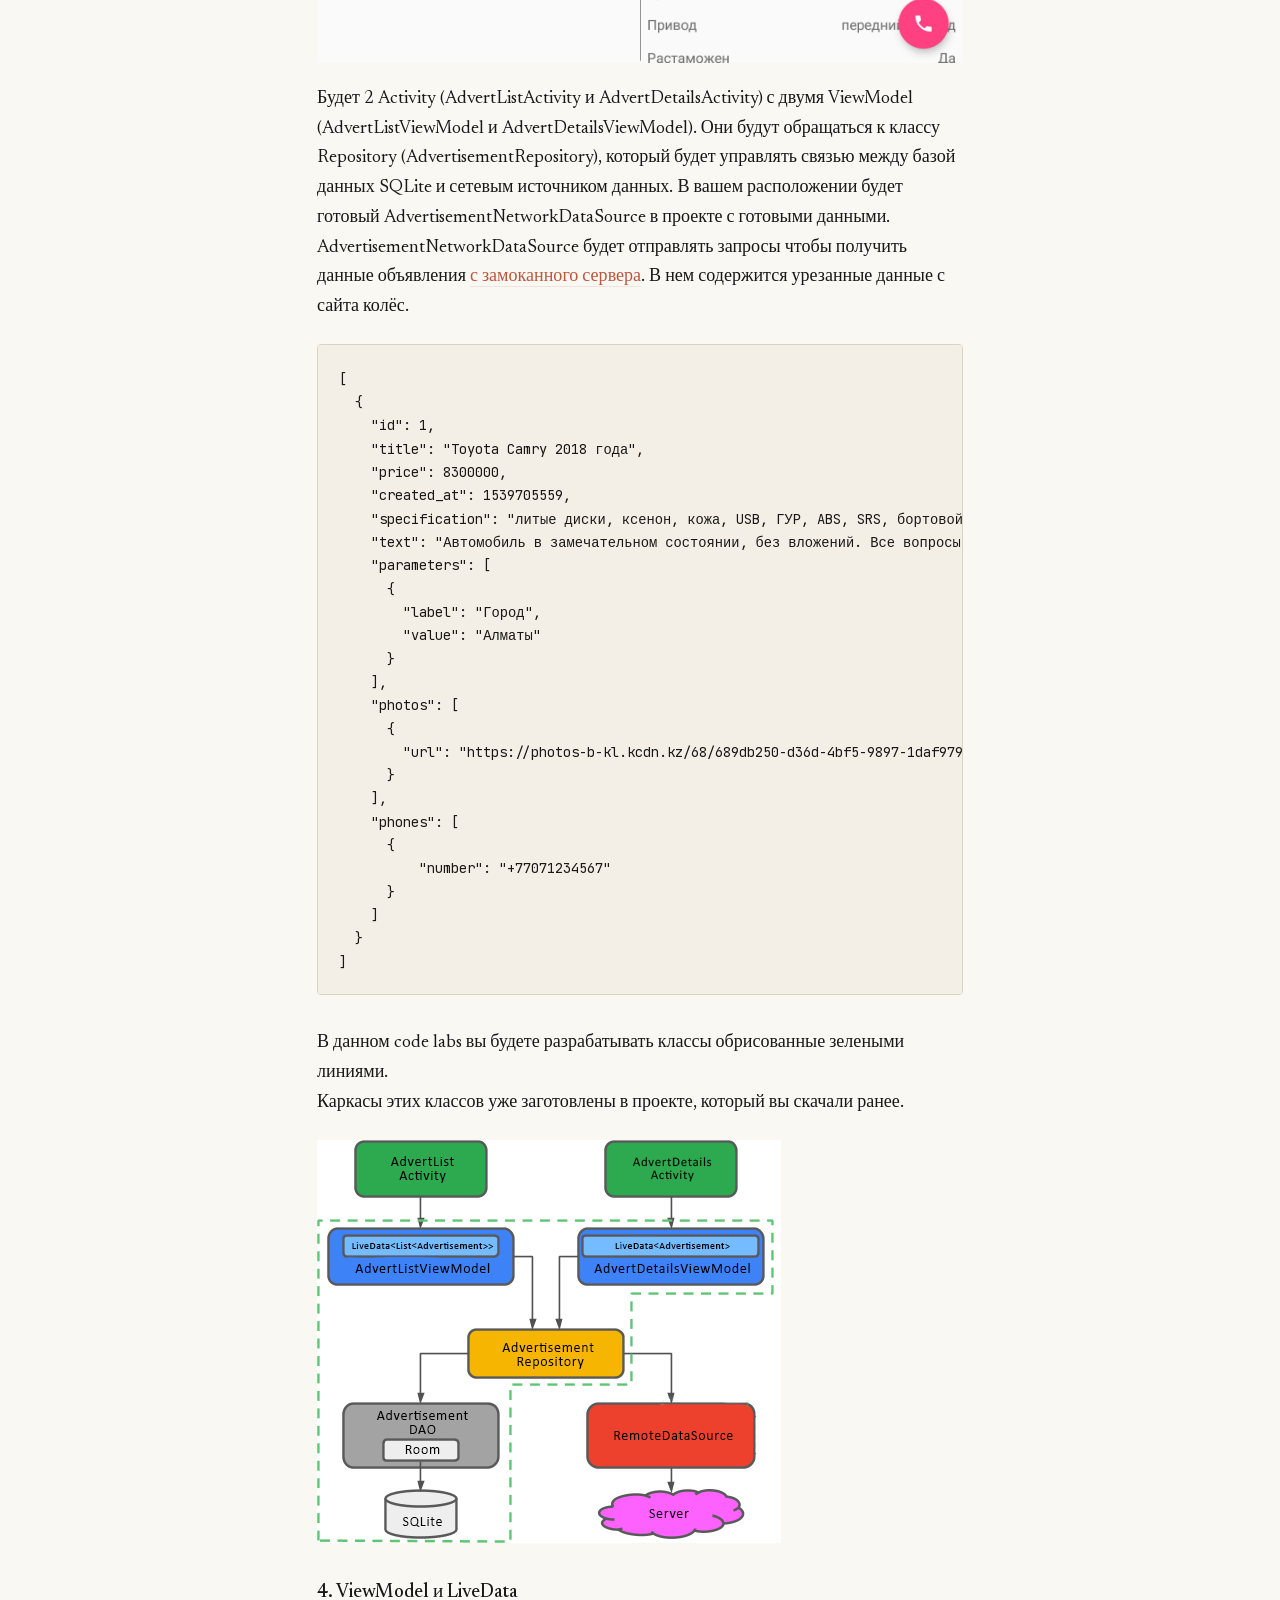
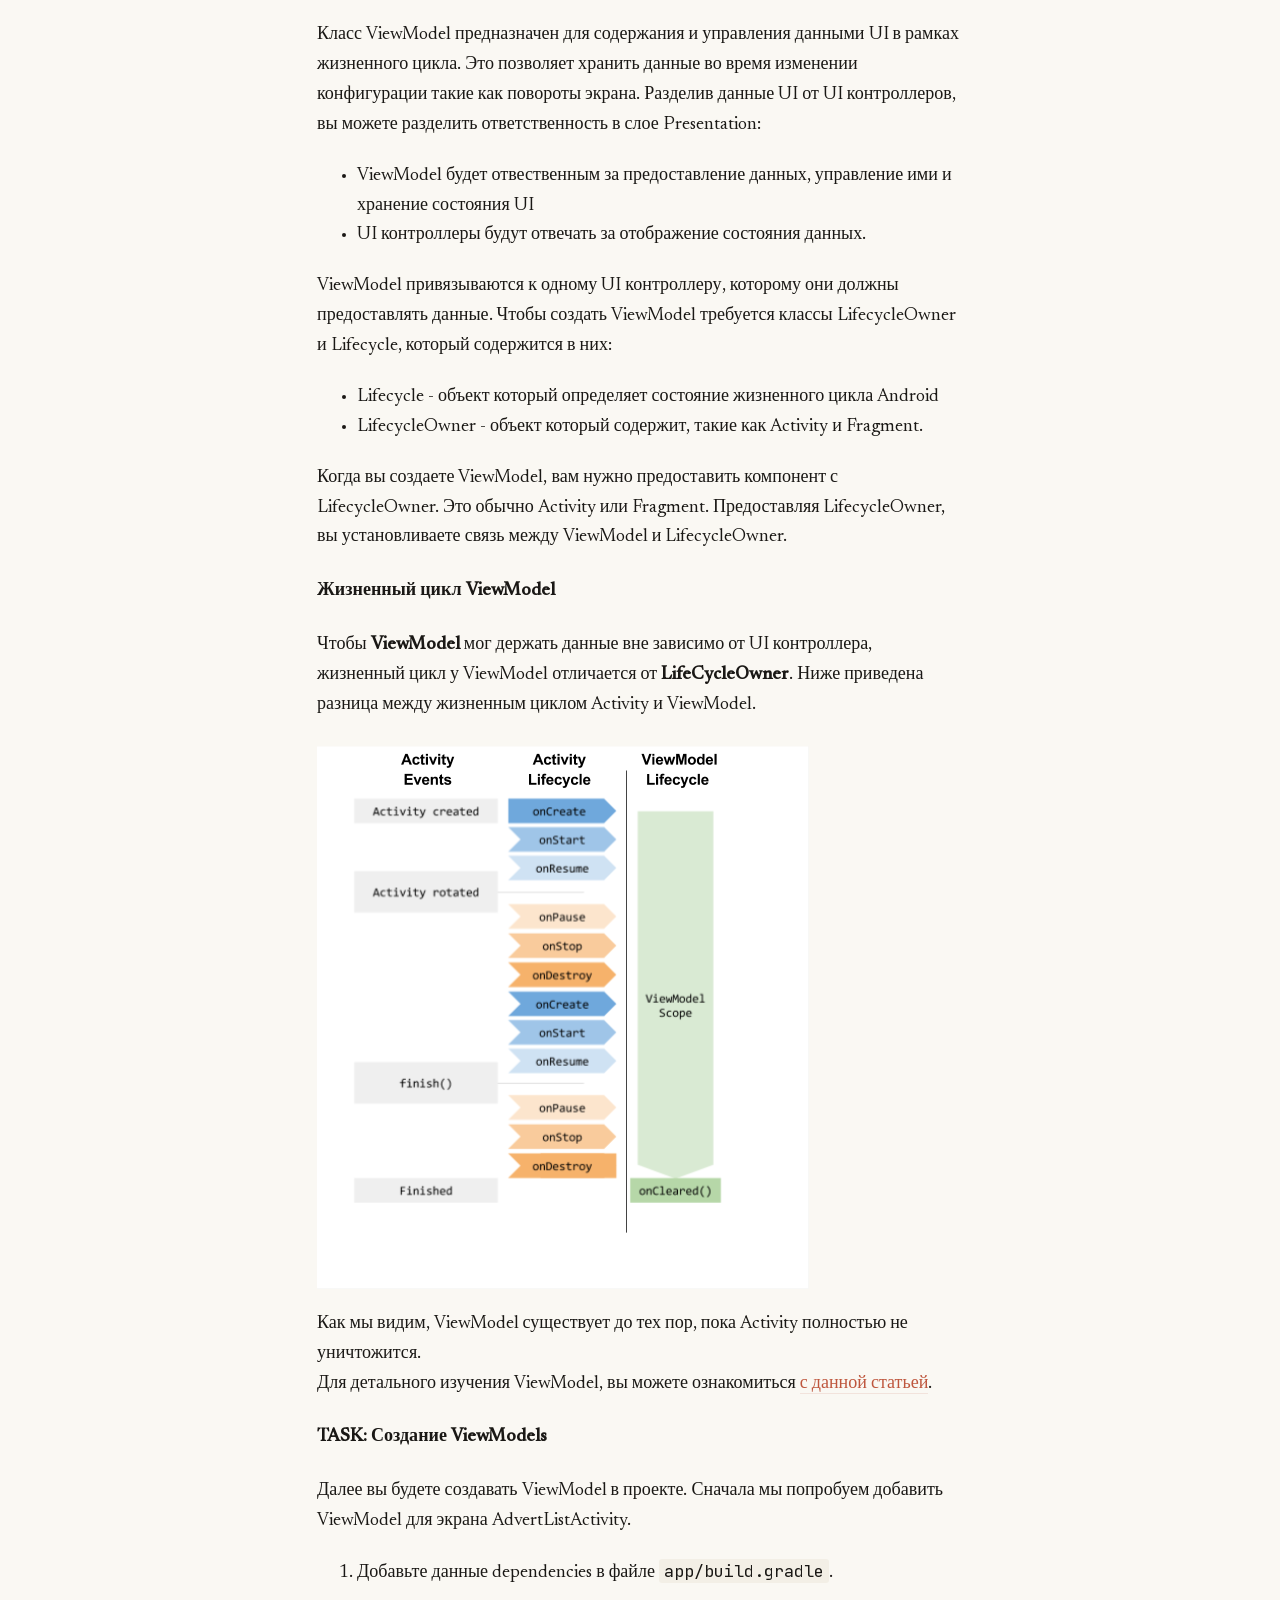
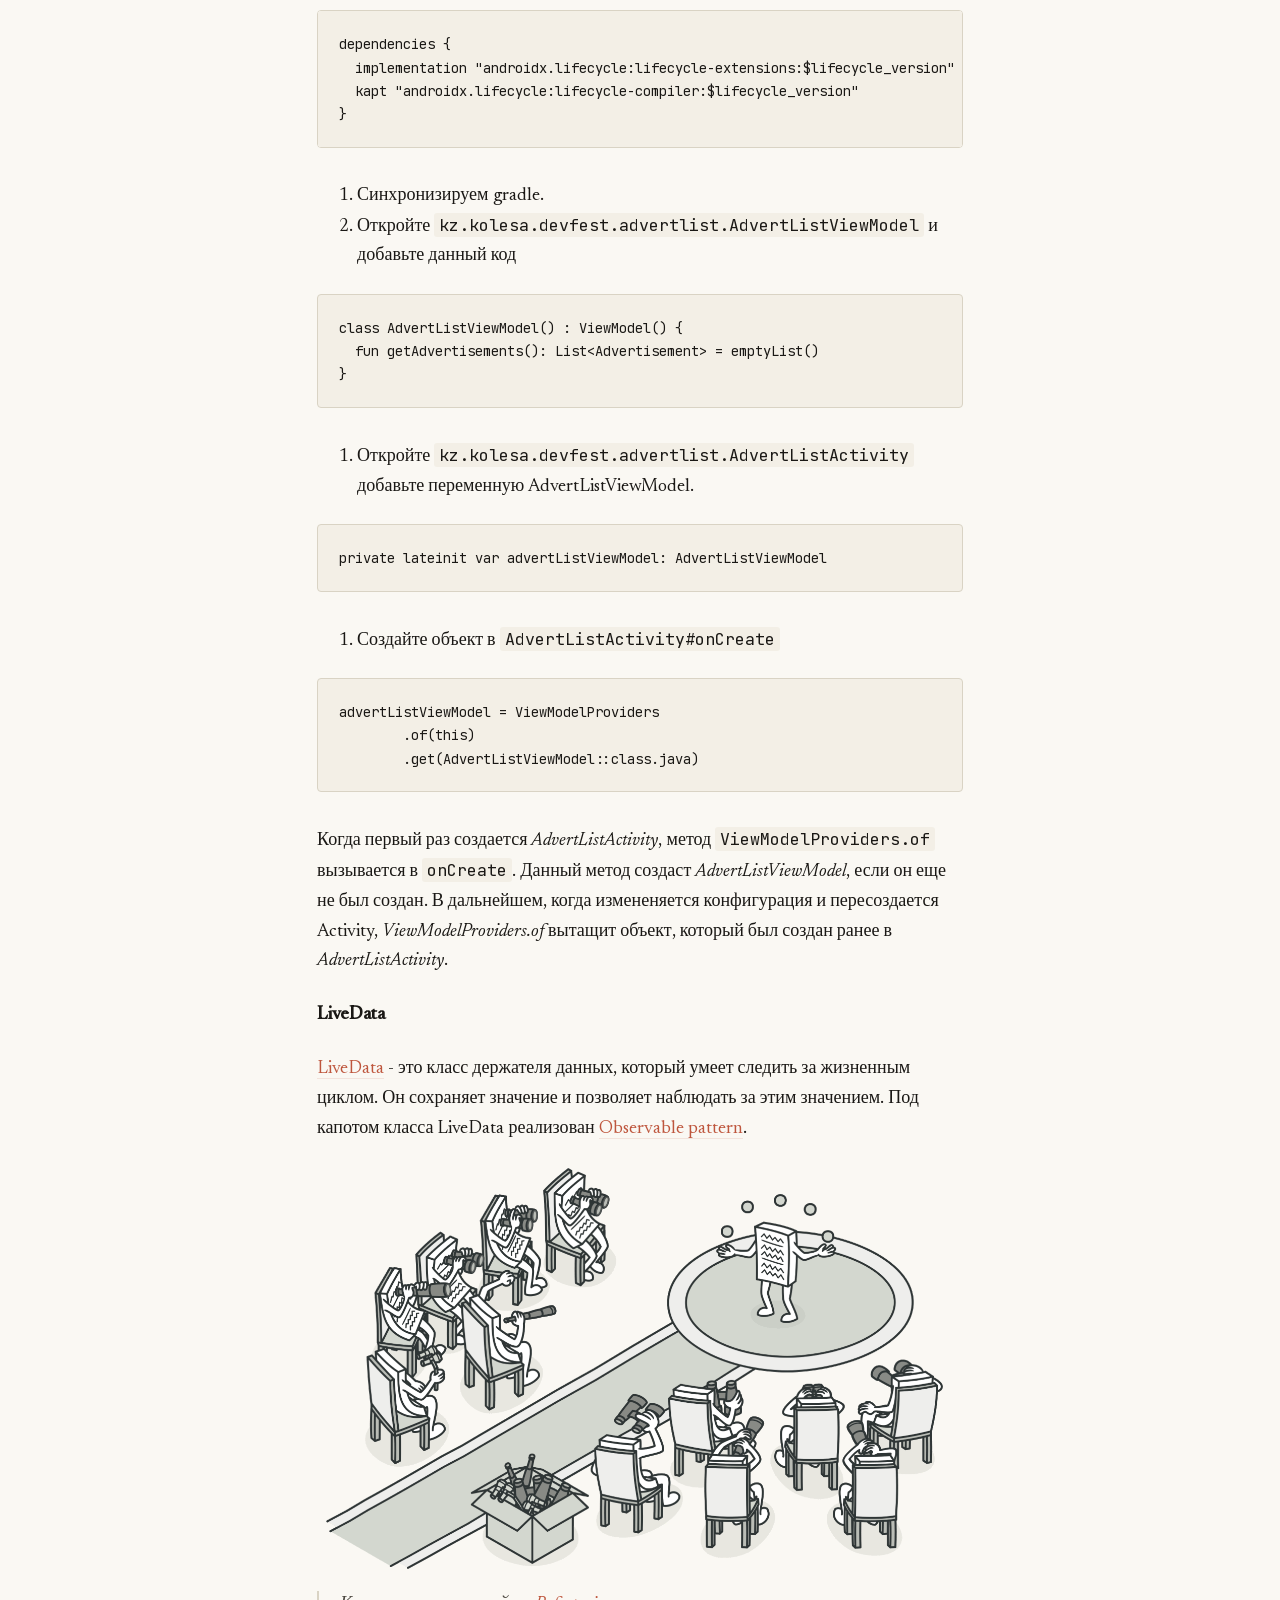
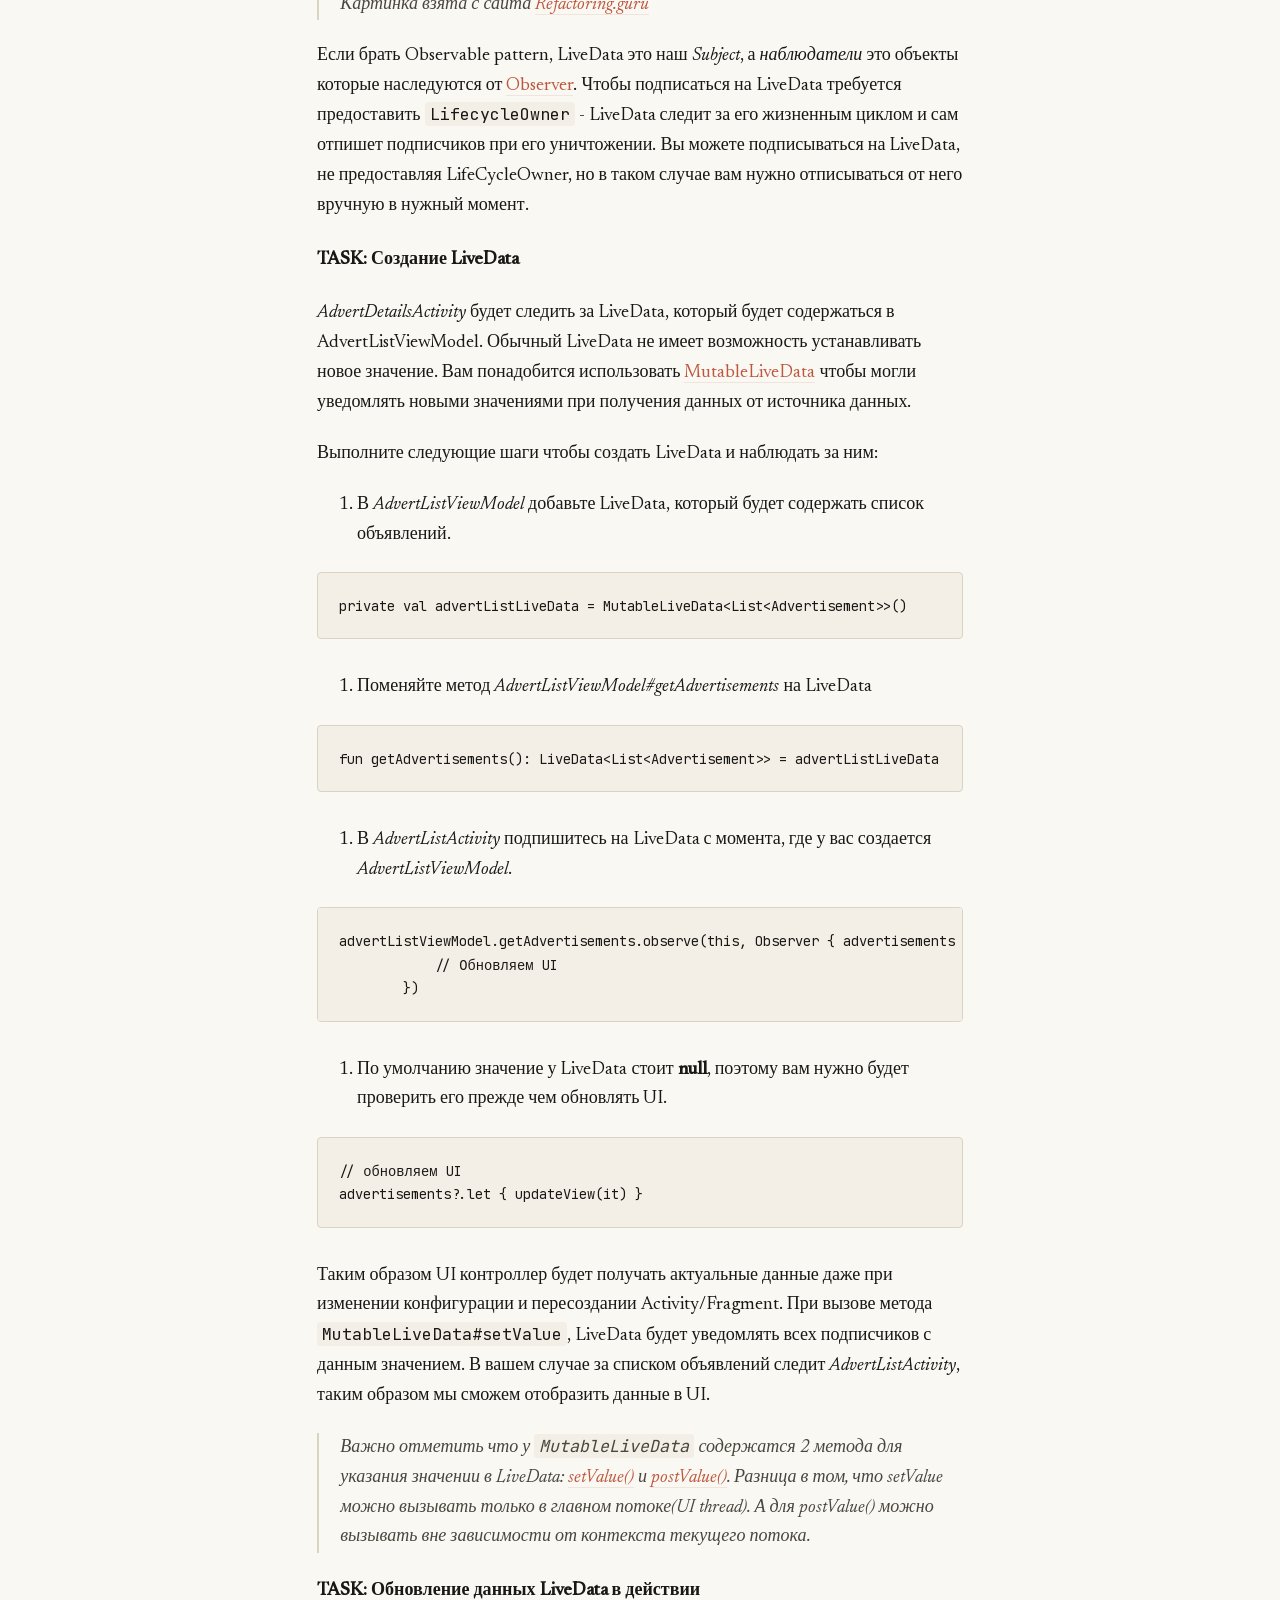
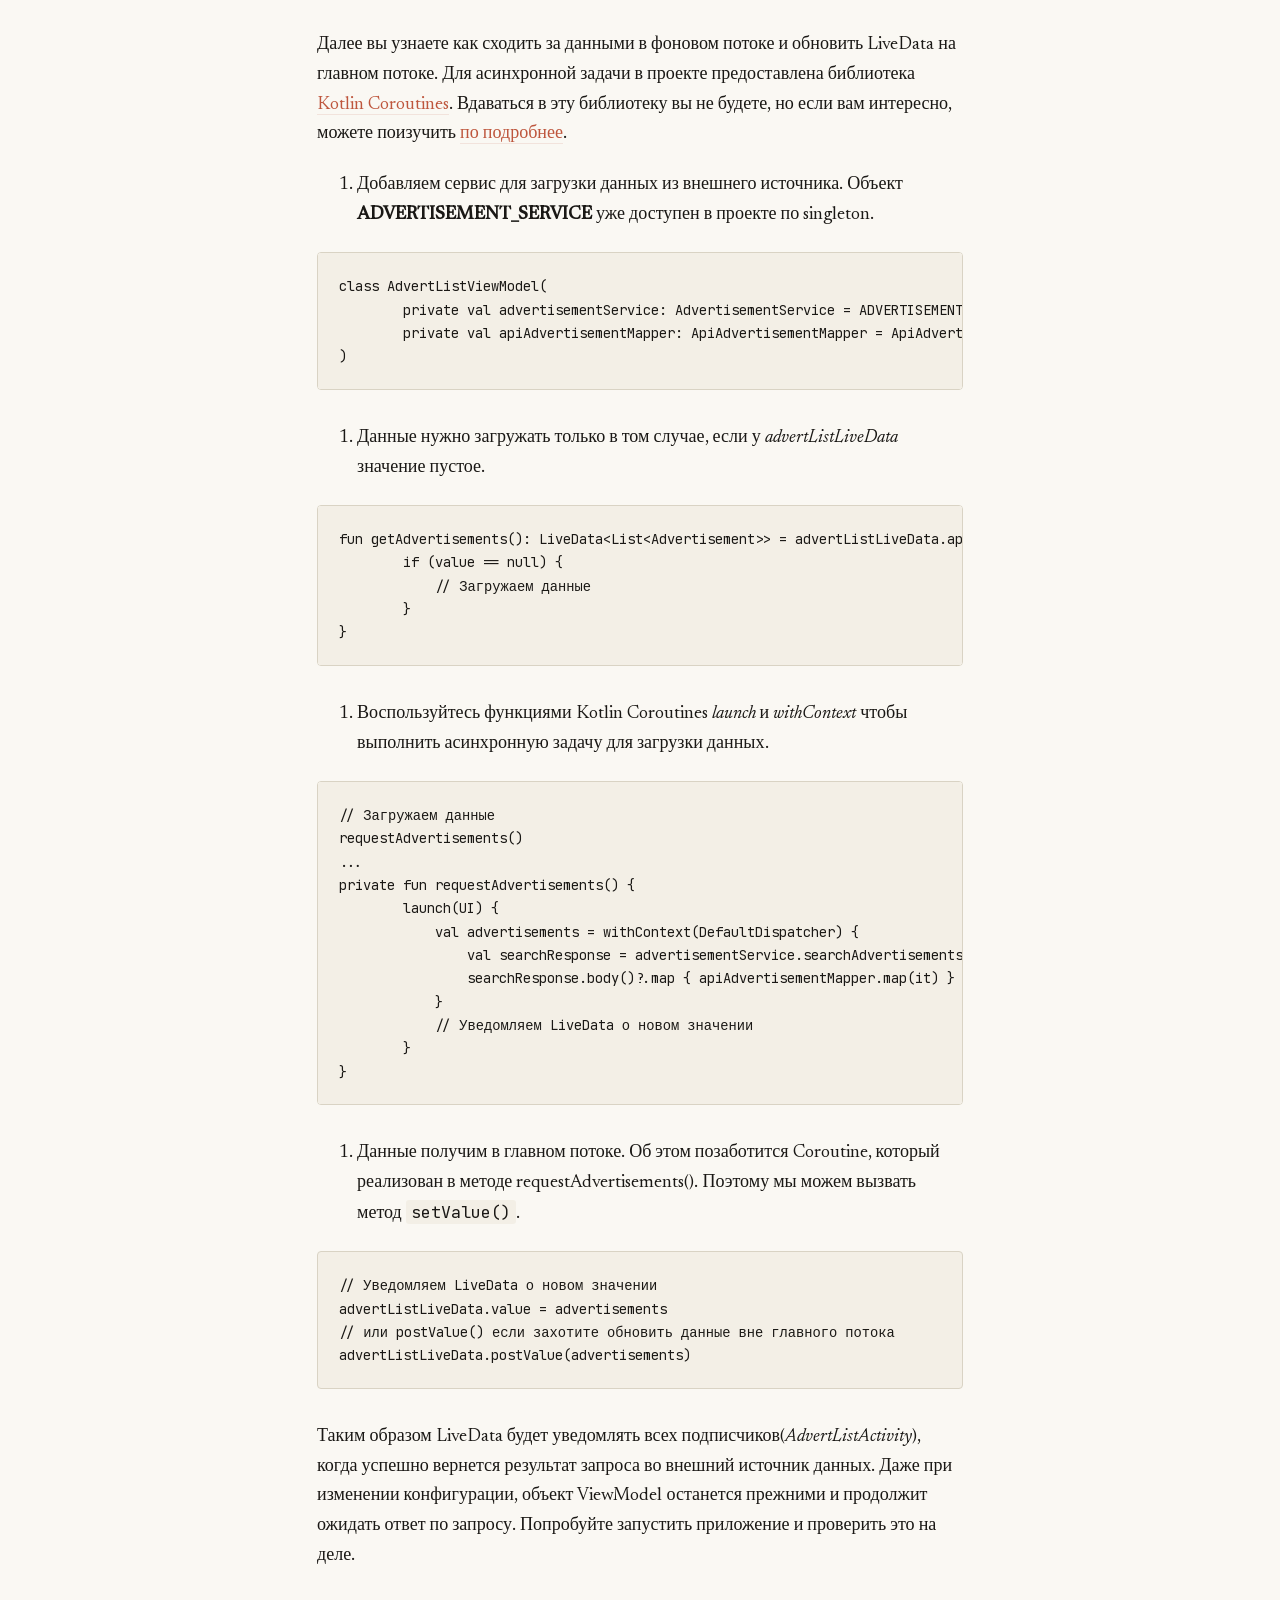
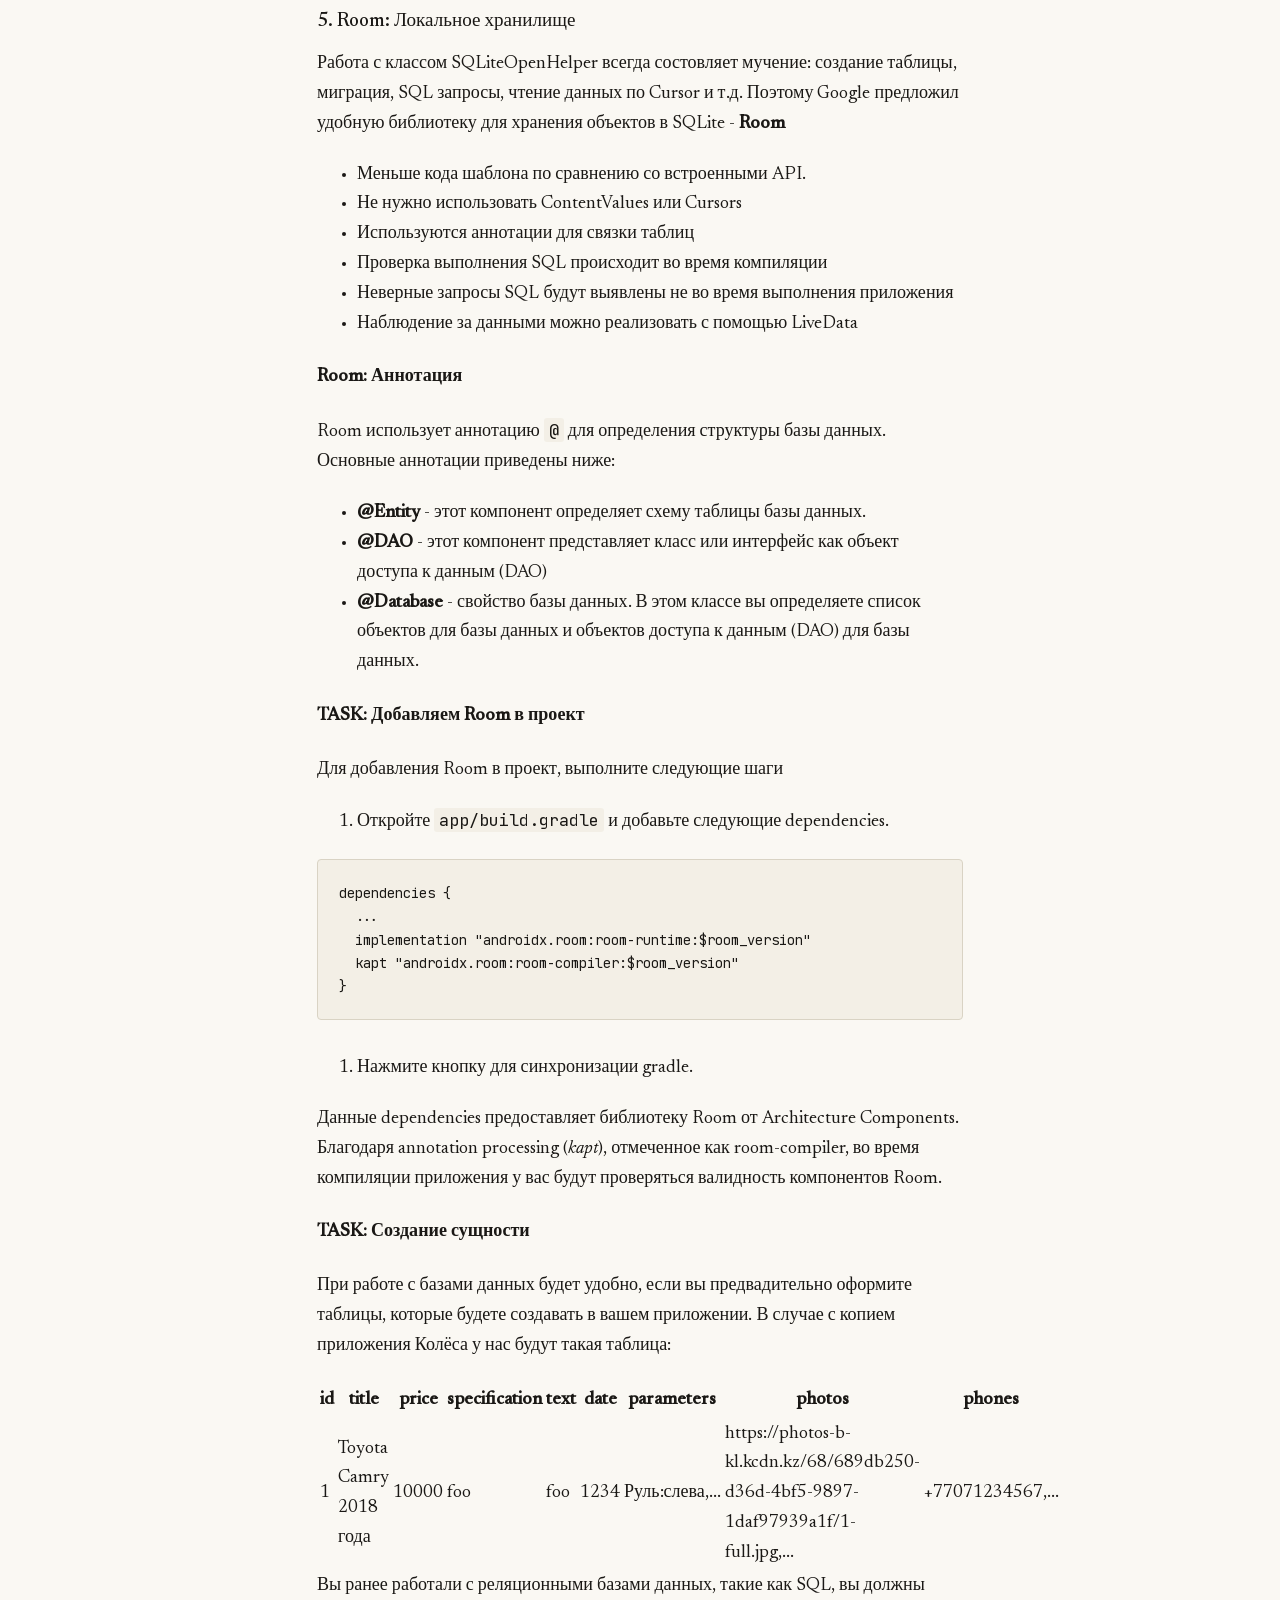
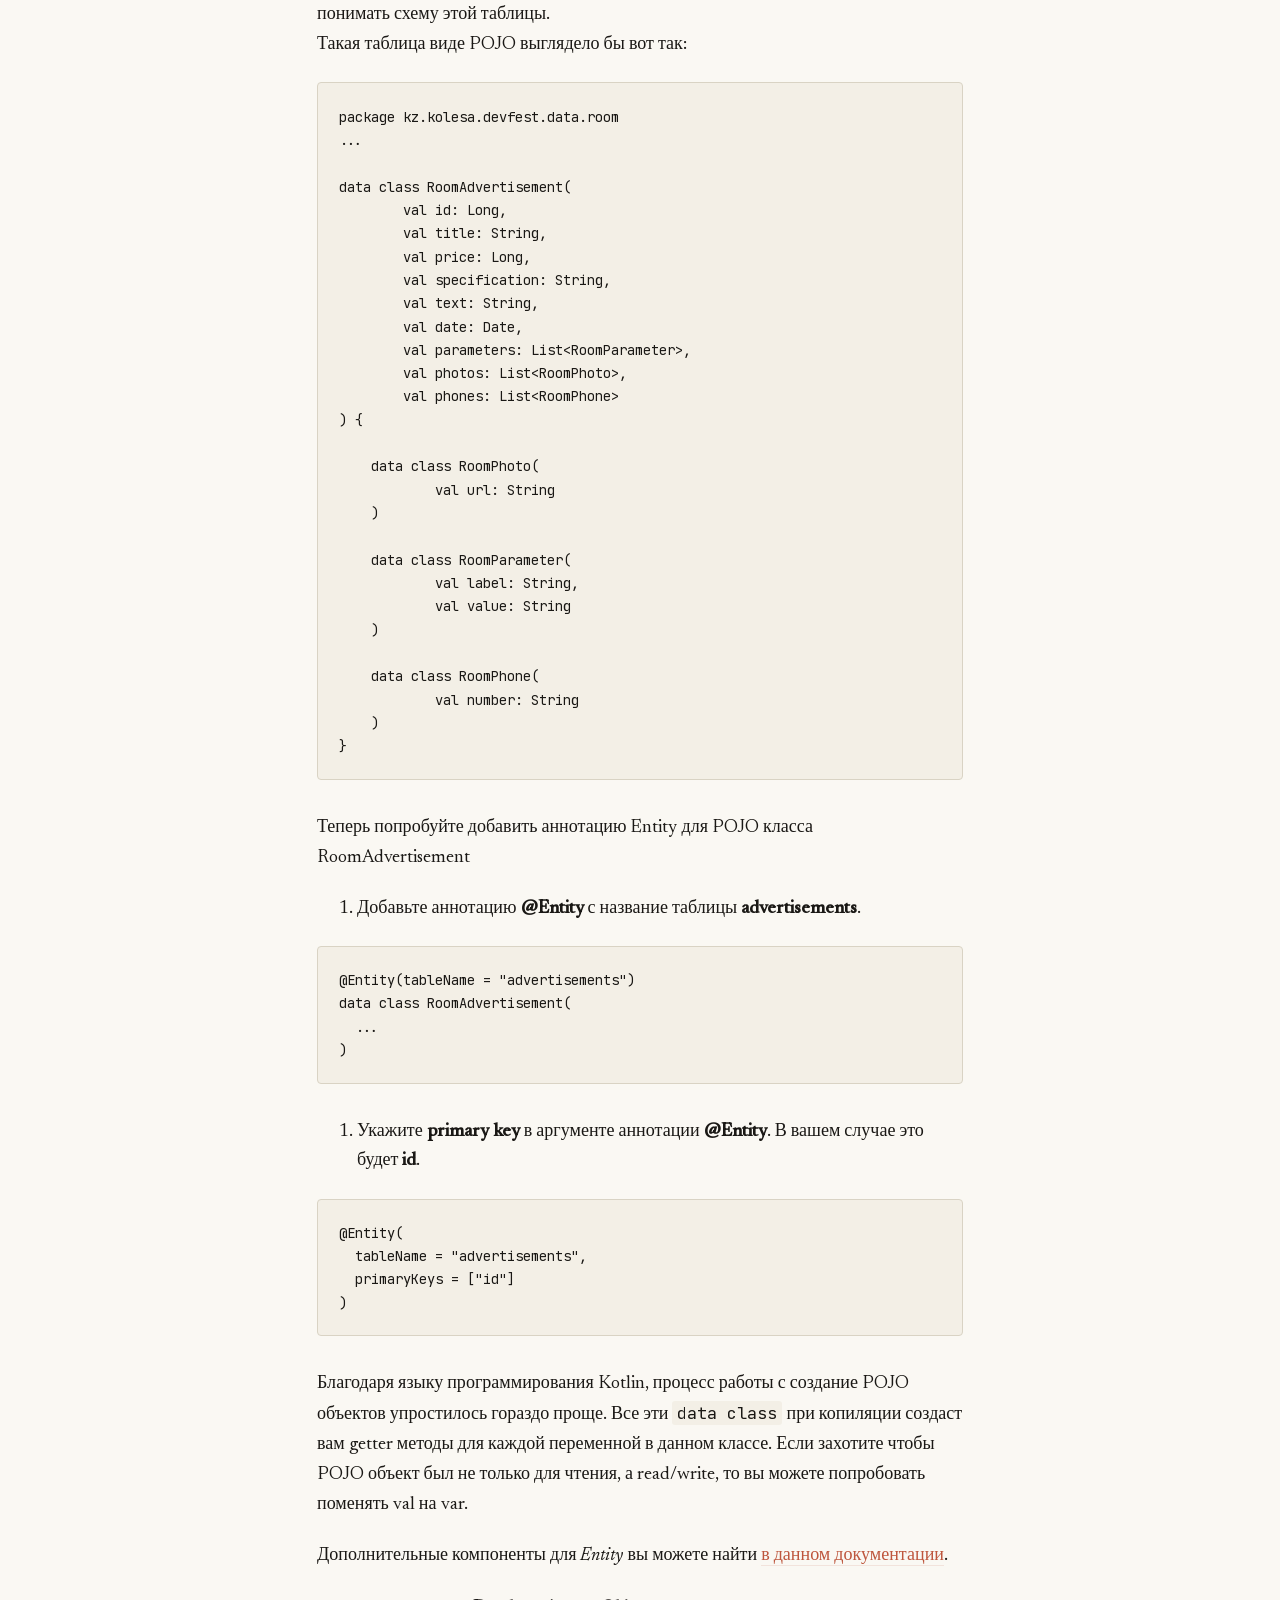
<file: android-architecture-components-codelab.html>
<!doctype html>
<html lang="ru">
<head>
<meta charset="utf-8">
<link rel="icon" href="favicon.svg" type="image/svg+xml">
<link rel="apple-touch-icon" href="favicon.svg">
<title>Code Labs: Android Architecture Components - Zhanibek Marshal</title>
<meta name="viewport" content="width=device-width, initial-scale=1">
<link rel="canonical" href="https://zhanibek.dev/android-architecture-components-codelab.html">
<meta name="description" content="Пошаговый codelab с DevFest Almaty 2018: ViewModel, LiveData, Room и Repository - строим приложение-клон Колёс.">
<meta property="og:title" content="Code Labs: Android Architecture Components - Zhanibek Marshal">
<meta property="og:description" content="Пошаговый codelab с DevFest Almaty 2018: ViewModel, LiveData, Room и Repository - строим приложение-клон Колёс.">
<meta property="og:type" content="article">
<meta property="og:url" content="https://zhanibek.dev/android-architecture-components-codelab.html">
<meta property="og:image" content="https://zhanibek.dev/assets/og-image.jpg">
<meta name="twitter:card" content="summary">
<link rel="alternate" type="application/rss+xml" title="Zhanibek Marshal - RSS" href="feed.xml">
<link rel="stylesheet" href="fonts.css">
<link rel="stylesheet" href="styles.css">
<script>(function(){const t=localStorage.getItem("zm.theme");if(t&&t!=="system")document.documentElement.setAttribute("data-theme",t);const d=localStorage.getItem("zm.density");if(d)document.documentElement.setAttribute("data-density",d);})();</script>
</head>
<body>

<div class="progress"></div>

<header class="site-header shell" style="padding-bottom:0; margin-bottom:0; border:0;">
  <a href="index.html" class="brand"><span class="dot"></span>Zhanibek Marshal</a>
  <nav class="primary">
    <a href="index.html">home</a>
    <a href="articles.html">articles</a>
    <a href="talks.html">talks</a>
    <a href="resume.html">resume</a>
    <a href="now.html">now</a>
    <a href="books.html">books</a>
    <span class="utilities">
      <button class="icon-btn" data-search-open><svg viewBox="0 0 16 16" fill="none" stroke="currentColor" stroke-width="1.5"><circle cx="7" cy="7" r="4.5"/><path d="M10.5 10.5L14 14"/></svg></button>
      <a class="icon-btn" href="feed.xml"><svg viewBox="0 0 16 16" fill="none" stroke="currentColor" stroke-width="1.5"><path d="M3 3a10 10 0 0 1 10 10"/><path d="M3 8a5 5 0 0 1 5 5"/><circle cx="3.5" cy="12.5" r="1" fill="currentColor"/></svg></a>
      <button class="icon-btn" data-theme-toggle>◐</button>
    </span>
  </nav>
</header>

<main class="shell">
  <article class="prose">
    <h1>Code Labs: Android Architecture Components</h1>
    <div class="article-meta">
      <span>12 oct 2018</span>
      <span>android</span>
      <span class="read-time">25 min read</span>
    </div>

    <nav class="toc">
      <p class="toc-label">contents</p>
      <ul>
    <li><a href="#s1">1. Android Architecture Components</a></li>
    <li><a href="#s2">2. Что вы будете создавать</a></li>
    <li class="toc-h3"><a href="#s3">Этапы создания приложения</a></li>
    <li class="toc-h3"><a href="#s4">Что вам понадобится</a></li>
    <li class="toc-h3"><a href="#s5">Скачиваем исходный код</a></li>
    <li><a href="#s6">3. Архитектура с использованием AAC</a></li>
    <li class="toc-h3"><a href="#s7">Архитектура приложения копии Kolesa</a></li>
    <li><a href="#s8">4. ViewModel и LiveData</a></li>
    <li class="toc-h3"><a href="#s9">Жизненный цикл ViewModel</a></li>
    <li class="toc-h3"><a href="#s10">TASK: Создание ViewModels</a></li>
    <li class="toc-h3"><a href="#s11">LiveData</a></li>
    <li class="toc-h3"><a href="#s12">TASK: Создание LiveData</a></li>
    <li class="toc-h3"><a href="#s13">TASK: Обновление данных LiveData в действии</a></li>
    <li><a href="#s14">5. Room: Локальное хранилище</a></li>
    <li class="toc-h3"><a href="#s15">Room: Аннотация</a></li>
    <li class="toc-h3"><a href="#s16">TASK: Добавляем Room в проект</a></li>
    <li class="toc-h3"><a href="#s17">TASK: Создание сущности</a></li>
    <li class="toc-h3"><a href="#s18">Путь Дао - создаем Database Access Object</a></li>
    <li class="toc-h3"><a href="#s19">TASK: Создать Dao</a></li>
    <li class="toc-h3"><a href="#s20">TASK: Создать базу данных</a></li>
    <li class="toc-h3"><a href="#s21">Converter</a></li>
    <li class="toc-h3"><a href="#s22">TASK: Добавить компоненты TypeConverter</a></li>
    <li><a href="#s23">6. Шаблон проектирования Repository</a></li>
    <li class="toc-h3"><a href="#s24">TASK: Реализация</a></li>
    <li><a href="#s25">7. AdvertDetailsViewModel</a></li>
    <li class="toc-h3"><a href="#s26">TASK: Реализация AdvertDetailsViewModel</a></li>
    <li><a href="#s27">8. ViewModelProvider.Factory</a></li>
    <li class="toc-h3"><a href="#s28">TASK: Создание AdvertDetailsViewModelFactory</a></li>
    <li><a href="#s29">9. Итог разработки приложения с помощью Android Architecture Components</a></li>
    <li class="toc-h3"><a href="#s30">Что дальше</a></li>
    <li><a href="#s31">10. Использованные материалы</a></li>
      </ul>
    </nav>
    <blockquote>
    <p>DevFest, 20 Окт. 2018<br />
    Маршал Жанибек. Ведущий разработчик команды Android<br />
    компании Колёса | Крыша | Маркет</p>
    </blockquote>
    <h3 id="s1">1. Android Architecture Components</h3>
    <p><a href="https://www.youtube.com/watch?time_continue=5&amp;v=vOJCrbr144o">Android Architecture Components</a> представляют собой набор Android-библиотек для структурирования вашего приложения таким образом, чтобы они были надежными, проверяемыми и поддерживаемыми. В дополнение к библиотекам также есть <a href="https://developer.android.com/topic/libraries/architecture/guide.html">руководство по архитектуре приложений</a>, в котором описан подход к архитектуре приложения для Android с использованием библиотек Android Architecture Components.</p>
    <p><img alt="Android Architecture Components" src="/assets/codelabs/achitecture-components.png" /></p>
    <p>Список представленных коллекции библиотек:<br />
    * Lifecycle Owner - Обработчик жизненного цикла на Android<br />
    * LiveData - Предоставляет объекты данных для подписчиков<br />
    * ViewModel - Сохраняет данные относящиеся к View при поворотах<br />
    * Room - Удобный инструмент для работы с SQLite БД<br />
    * Navigation<br />
    * WorkManager<br />
    * DataBinding</p>
    <h3 id="s2">2. Что вы будете создавать</h3>
    <p>Вы будете использовать различные компоненты, чтобы сделать приложение Колёса,<br />
    которое извлекает данные из удаленного источника, сохраняет локально и отображает их пользователю.</p>
    <h4 id="s3">Этапы создания приложения</h4>
    <ol>
    <li>Исследуйте принципы в руководстве по архитектуре приложений</li>
    <li>Используйте библиотеку Lifecycle, которая включает LiveData и ViewModel</li>
    <li>Используйте библиотеку сохранения данных Room</li>
    </ol>
    <p>Запросы в API и UI часть будут заранее доступны в проекте</p>
    <h4 id="s4">Что вам понадобится</h4>
    <ol>
    <li>Android Studio 3.0 или новее</li>
    <li>Знакомство с созданием Android-приложений и жизненным циклом активности Android</li>
    <li>Базовое знание SQLite</li>
    <li>Например, вы должны иметь возможность писать операторы SELECT с предложением WHERE.</li>
    <li>Базовое знание потоковой обработки и обработки асинхронных задач в Android</li>
    </ol>
    <h4 id="s5">Скачиваем исходный код</h4>
    <ol>
    <li><code>git clone https://github.com/JohnMars/google-devfest-almaty-2018.git</code></li>
    <li>Открыть в Android Studio</li>
    </ol>
    <p>Всю историю commit можно увидеть в master ветке</p>
    <h3 id="s6">3. Архитектура с использованием AAC</h3>
    <p><img alt="Architecture" src="/assets/codelabs/architecture.png" /></p>
    <p><strong>UI Controller</strong> - это действия или фрагменты. Единственное задача UI контроллера - это знать, как отображать данные и передавать события UI, такие как нажитие кнопки. UI контроллеры не содержат данных UI, а также не работают с данными напрямую.</p>
    <p><strong>ViewModels и LiveData</strong> - эти классы представляют все данные, необходимые для отображения UI.</p>
    <p><strong>Repository</strong> - этот класс является единственным источником для всех данных нашего приложения и действует как чистый API для взаимодействия с UI. ViewModels просто запрашивает данные из Repository. Нам не нужно беспокоиться о том, должен ли Repository загружаться из базы данных или сети или как и когда сохранять данные. Repository управляет всем этим. В рамках этой задачи Repository является посредником между различными источниками данных.</p>
    <p><strong>Remote Data Source</strong> - управляет данными из удаленного источника данных, такого как Интернет.</p>
    <p><strong>Model</strong> - управляет локальными данными, хранящимися в базе данных.</p>
    <h4 id="s7">Архитектура приложения копии Kolesa</h4>
    <p>Как в итоге должно выглядеть приложение, которое вы будете разрабатывать</p>
    <p><img alt="AdvertListActivity and AdvertDetailsActivity" src="/assets/codelabs/dev-fest-app.png" /></p>
    <p>Будет 2 Activity (AdvertListActivity и AdvertDetailsActivity) с двумя ViewModel (AdvertListViewModel и AdvertDetailsViewModel). Они будут обращаться к классу Repository (AdvertisementRepository), который будет управлять связью между базой данных SQLite и сетевым источником данных. В вашем расположении будет готовый AdvertisementNetworkDataSource в проекте с готовыми данными. AdvertisementNetworkDataSource будет отправлять запросы чтобы получить данные объявления <a href="https://stash.kolesa-team.org/projects/MAPG/repos/sample/">с замоканного сервера</a>. В нем содержится урезанные данные с сайта колёс.</p>
<pre><code class="language-json">[
  {
    &quot;id&quot;: 1,
    &quot;title&quot;: &quot;Toyota Camry 2018 года&quot;,
    &quot;price&quot;: 8300000,
    &quot;created_at&quot;: 1539705559,
    &quot;specification&quot;: &quot;литые диски, ксенон, кожа, USB, ГУР, ABS, SRS, бортовой компьютер, свежепригнан, налог уплачен, вложений не требует&quot;,
    &quot;text&quot;: &quot;Автомобиль в замечательном состоянии, без вложений. Все вопросы в телефон режиме! Торг!&quot;,
    &quot;parameters&quot;: [
      {
        &quot;label&quot;: &quot;Город&quot;,
        &quot;value&quot;: &quot;Алматы&quot;
      }
    ],
    &quot;photos&quot;: [
      {
        &quot;url&quot;: &quot;https://photos-b-kl.kcdn.kz/68/689db250-d36d-4bf5-9897-1daf97939a1f/1-full.jpg&quot;
      }
    ],
    &quot;phones&quot;: [
      {
          &quot;number&quot;: &quot;+77071234567&quot;
      }
    ]
  }
]
</code></pre>
    <p>В данном code labs вы будете разрабатывать классы обрисованные зелеными линиями.<br />
    Каркасы этих классов уже заготовлены в проекте, который вы скачали ранее.</p>
    <p><img alt="Dev Fest Kolesa Architecture" src="/assets/codelabs/kolesa-architecture.png" /></p>
    <h3 id="s8">4. ViewModel и LiveData</h3>
    <p>Класс ViewModel  предназначен для содержания и управления данными UI в рамках жизненного цикла. Это позволяет хранить данные во время изменении конфигурации такие как повороты экрана. Разделив данные UI от UI контроллеров, вы можете разделить ответственность в слое Presentation:</p>
    <ul>
    <li>ViewModel будет отвественным за предоставление данных, управление ими и хранение состояния UI</li>
    <li>UI контроллеры будут отвечать за отображение состояния данных.</li>
    </ul>
    <p>ViewModel привязываются к одному UI контроллеру, которому они должны предоставлять данные. Чтобы создать ViewModel требуется классы LifecycleOwner и Lifecycle, который содержится в них:</p>
    <ul>
    <li>Lifecycle - объект который определяет состояние жизненного цикла Android</li>
    <li>LifecycleOwner - объект который содержит, такие как Activity и Fragment.</li>
    </ul>
    <p>Когда вы создаете ViewModel, вам нужно предоставить компонент с LifecycleOwner. Это обычно Activity или Fragment. Предоставляя LifecycleOwner, вы установливаете связь между ViewModel и LifecycleOwner.</p>
    <h4 id="s9">Жизненный цикл ViewModel</h4>
    <p>Чтобы <strong>ViewModel</strong> мог держать данные вне зависимо от UI контроллера, жизненный цикл у ViewModel отличается от <strong>LifeCycleOwner</strong>. Ниже приведена разница между жизненным циклом Activity и ViewModel.</p>
    <p><img alt="ViewModel lifecycle" src="/assets/codelabs/viewmodel-lifecycle.png" /></p>
    <p>Как мы видим, ViewModel существует до тех пор, пока Activity полностью не уничтожится.<br />
    Для детального изучения ViewModel, вы можете ознакомиться <a href="https://medium.com/androiddevelopers/viewmodels-a-simple-example-ed5ac416317e">с данной статьей</a>.</p>
    <h4 id="s10">TASK: Создание ViewModels</h4>
    <p>Далее вы будете создавать ViewModel в проекте. Сначала мы попробуем добавить ViewModel для экрана AdvertListActivity.</p>
    <ol>
    <li>Добавьте данные dependencies в файле <code>app/build.gradle</code>.</li>
    </ol>
<pre><code class="language-gradle">dependencies {
  implementation &quot;androidx.lifecycle:lifecycle-extensions:$lifecycle_version&quot;
  kapt &quot;androidx.lifecycle:lifecycle-compiler:$lifecycle_version&quot;
}
</code></pre>
    <ol>
    <li>Синхронизируем gradle.</li>
    <li>Откройте <code>kz.kolesa.devfest.advertlist.AdvertListViewModel</code> и добавьте данный код</li>
    </ol>
<pre><code class="language-kotlin">class AdvertListViewModel() : ViewModel() {
  fun getAdvertisements(): List&lt;Advertisement&gt; = emptyList()
}
</code></pre>
    <ol>
    <li>Откройте <code>kz.kolesa.devfest.advertlist.AdvertListActivity</code> добавьте переменную AdvertListViewModel.</li>
    </ol>
<pre><code class="language-kotlin">private lateinit var advertListViewModel: AdvertListViewModel
</code></pre>
    <ol>
    <li>Создайте объект в <code>AdvertListActivity#onCreate</code></li>
    </ol>
<pre><code class="language-kotlin">advertListViewModel = ViewModelProviders
        .of(this)
        .get(AdvertListViewModel::class.java)
</code></pre>
    <p>Когда первый раз создается <em>AdvertListActivity</em>, метод <code>ViewModelProviders.of</code> вызывается в <code>onCreate</code>. Данный метод создаст <em>AdvertListViewModel</em>, если он еще не был создан. В дальнейшем, когда измененяется конфигурация и пересоздается Activity, <em>ViewModelProviders.of</em> вытащит объект, который был создан ранее в <em>AdvertListActivity</em>.</p>
    <h4 id="s11">LiveData</h4>
    <p><a href="https://developer.android.com/topic/libraries/architecture/livedata">LiveData</a> - это класс держателя данных, который умеет следить за жизненным циклом. Он сохраняет значение и позволяет наблюдать за этим значением. Под капотом класса LiveData реализован <a href="https://refactoring.guru/ru/design-patterns/observer">Observable pattern</a>.</p>
    <p><img alt="Observer pattern" src="/assets/codelabs/observer.png" /></p>
    <blockquote>
    <p>Картинка взята с сайта <a href="https://refactoring.guru/ru/design-patterns/observer">Refactoring.guru</a></p>
    </blockquote>
    <p>Если брать Observable pattern, LiveData это наш <em>Subject</em>, а <em>наблюдатели</em> это объекты которые наследуются от <a href="https://developer.android.com/reference/android/arch/lifecycle/Observer.html">Observer</a>. Чтобы подписаться на LiveData требуется предоставить <code>LifecycleOwner</code> - LiveData следит за его жизненным циклом и сам отпишет подписчиков при его уничтожении. Вы можете подписываться на LiveData, не предоставляя LifeCycleOwner, но в таком случае вам нужно отписываться от него вручную в нужный момент.</p>
    <h4 id="s12">TASK: Создание LiveData</h4>
    <p><em>AdvertDetailsActivity</em> будет следить за LiveData, который будет содержаться в AdvertListViewModel. Обычный LiveData не имеет возможность устанавливать новое значение. Вам понадобится использовать <a href="https://developer.android.com/reference/android/arch/lifecycle/MutableLiveData">MutableLiveData</a> чтобы могли уведомлять новыми значениями при получения данных от источника данных.</p>
    <p>Выполните следующие шаги чтобы создать LiveData и наблюдать за ним:</p>
    <ol>
    <li>В <em>AdvertListViewModel</em> добавьте LiveData, который будет содержать список объявлений.</li>
    </ol>
<pre><code class="language-kotlin">private val advertListLiveData = MutableLiveData&lt;List&lt;Advertisement&gt;&gt;()
</code></pre>
    <ol>
    <li>Поменяйте метод <em>AdvertListViewModel#getAdvertisements</em> на LiveData</li>
    </ol>
<pre><code class="language-kotlin">fun getAdvertisements(): LiveData&lt;List&lt;Advertisement&gt;&gt; = advertListLiveData
</code></pre>
    <ol>
    <li>В <em>AdvertListActivity</em> подпишитесь на LiveData с момента, где у вас создается <em>AdvertListViewModel</em>.</li>
    </ol>
<pre><code class="language-kotlin">advertListViewModel.getAdvertisements.observe(this, Observer { advertisements -&gt;
            // Обновляем UI
        })
</code></pre>
    <ol>
    <li>По умолчанию значение у LiveData стоит <strong>null</strong>, поэтому вам нужно будет проверить его прежде чем обновлять UI.</li>
    </ol>
<pre><code class="language-kotlin">// обновляем UI
advertisements?.let { updateView(it) }
</code></pre>
    <p>Таким образом UI контроллер будет получать актуальные данные даже при изменении конфигурации и пересоздании Activity/Fragment. При вызове метода <code>MutableLiveData#setValue</code>, LiveData будет уведомлять всех подписчиков с данным значением. В вашем случае за списком объявлений следит <em>AdvertListActivity</em>, таким образом мы сможем отобразить данные в UI.</p>
    <blockquote>
    <p>Важно отметить что у <code>MutableLiveData</code> содержатся 2 метода для указания значении в LiveData: <a href="https://developer.android.com/reference/android/arch/lifecycle/MutableLiveData.html#setValue(T)">setValue()</a> и <a href="https://developer.android.com/reference/android/arch/lifecycle/MutableLiveData.html#postValue(T)">postValue()</a>. Разница в том, что <em>setValue</em> можно вызывать только в главном потоке(<em>UI thread</em>). А для <em>postValue()</em> можно вызывать вне зависимости от контекста текущего потока.</p>
    </blockquote>
    <h4 id="s13">TASK: Обновление данных LiveData в действии</h4>
    <p>Далее вы узнаете как сходить за данными в фоновом потоке и обновить LiveData на главном потоке. Для асинхронной задачи в проекте предоставлена библиотека <a href="https://github.com/Kotlin/kotlinx.coroutines">Kotlin Coroutines</a>. Вдаваться в эту библиотеку вы не будете, но если вам интересно, можете поизучить <a href="https://kotlinlang.org/docs/reference/coroutines-overview.html">по подробнее</a>.</p>
    <ol>
    <li>Добавляем сервис для загрузки данных из внешнего источника. Объект <strong>ADVERTISEMENT_SERVICE</strong> уже доступен в проекте по singleton.</li>
    </ol>
<pre><code class="language-kotlin">class AdvertListViewModel(
        private val advertisementService: AdvertisementService = ADVERTISEMENT_SERVICE,
        private val apiAdvertisementMapper: ApiAdvertisementMapper = ApiAdvertisementMapper()
)
</code></pre>
    <ol>
    <li>Данные нужно загружать только в том случае, если у <em>advertListLiveData</em> значение пустое.</li>
    </ol>
<pre><code class="language-kotlin">fun getAdvertisements(): LiveData&lt;List&lt;Advertisement&gt;&gt; = advertListLiveData.apply {
        if (value == null) {
            // Загружаем данные
        }
}
</code></pre>
    <ol>
    <li>Воспользуйтесь функциями Kotlin Coroutines <em>launch</em> и <em>withContext</em> чтобы выполнить асинхронную задачу для загрузки данных.</li>
    </ol>
<pre><code class="language-kotlin">// Загружаем данные
requestAdvertisements()
...
private fun requestAdvertisements() {
        launch(UI) {
            val advertisements = withContext(DefaultDispatcher) {
                val searchResponse = advertisementService.searchAdvertisements().execute()
                searchResponse.body()?.map { apiAdvertisementMapper.map(it) }
            }
            // Уведомляем LiveData о новом значении
        }
}
</code></pre>
    <ol>
    <li>Данные получим в главном потоке. Об этом позаботится Coroutine, который реализован в методе requestAdvertisements(). Поэтому мы можем вызвать метод <code>setValue()</code>.</li>
    </ol>
<pre><code class="language-kotlin">// Уведомляем LiveData о новом значении
advertListLiveData.value = advertisements
// или postValue() если захотите обновить данные вне главного потока
advertListLiveData.postValue(advertisements)
</code></pre>
    <p>Таким образом LiveData будет уведомлять всех подписчиков(<em>AdvertListActivity</em>), когда успешно вернется результат запроса во внешний источник данных. Даже при изменении конфигурации, объект ViewModel останется прежними и продолжит ожидать ответ по запросу. Попробуйте запустить приложение и проверить это на деле.</p>
    <h3 id="s14">5. Room: Локальное хранилище</h3>
    <p>Работа с классом SQLiteOpenHelper всегда состовляет мучение: создание таблицы, миграция, SQL запросы, чтение данных по Cursor и т.д. Поэтому Google предложил удобную библиотеку для хранения объектов в SQLite - <strong>Room</strong></p>
    <ul>
    <li>Меньше кода шаблона по сравнению со встроенными API.</li>
    <li>Не нужно использовать ContentValues или Cursors</li>
    <li>Используются аннотации для связки таблиц</li>
    <li>Проверка выполнения SQL происходит во время компиляции</li>
    <li>Неверные запросы SQL будут выявлены не во время выполнения приложения</li>
    <li>Наблюдение за данными можно реализовать с помощью LiveData</li>
    </ul>
    <h4 id="s15">Room: Аннотация</h4>
    <p>Room использует аннотацию <code>@</code> для определения структуры базы данных. Основные аннотации приведены ниже:</p>
    <ul>
    <li><strong>@Entity</strong> - этот компонент определяет схему таблицы базы данных.</li>
    <li><strong>@DAO</strong> - этот компонент представляет класс или интерфейс как объект доступа к данным (DAO)</li>
    <li><strong>@Database</strong> - свойство базы данных. В этом классе вы определяете список объектов для базы данных и объектов доступа к данным (DAO) для базы данных.</li>
    </ul>
    <h4 id="s16">TASK: Добавляем Room в проект</h4>
    <p>Для добавления Room в проект, выполните следующие шаги</p>
    <ol>
    <li>Откройте <code>app/build.gradle</code> и добавьте следующие dependencies.</li>
    </ol>
<pre><code class="language-gradle">dependencies {
  ...
  implementation &quot;androidx.room:room-runtime:$room_version&quot;
  kapt &quot;androidx.room:room-compiler:$room_version&quot;
}
</code></pre>
    <ol>
    <li>Нажмите кнопку для синхронизации gradle.</li>
    </ol>
    <p>Данные dependencies предоставляет библиотеку Room от Architecture Components. Благодаря annotation processing (<em>kapt</em>), отмеченное как room-compiler, во время компиляции приложения у вас будут проверяться валидность компонентов Room.</p>
    <h4 id="s17">TASK: Создание сущности</h4>
    <p>При работе с базами данных будет удобно, если вы предвадительно оформите таблицы, которые будете создавать в вашем приложении. В случае с копием приложения Колёса у нас будут такая таблица:</p>
    <table>
    <thead>
    <tr>
    <th>id</th>
    <th>title</th>
    <th>price</th>
    <th>specification</th>
    <th>text</th>
    <th>date</th>
    <th>parameters</th>
    <th>photos</th>
    <th>phones</th>
    </tr>
    </thead>
    <tbody>
    <tr>
    <td>1</td>
    <td>Toyota Camry 2018 года</td>
    <td>10000</td>
    <td>foo</td>
    <td>foo</td>
    <td>1234</td>
    <td>Руль:слева,...</td>
    <td>https://photos-b-kl.kcdn.kz/68/689db250-d36d-4bf5-9897-1daf97939a1f/1-full.jpg,...</td>
    <td>+77071234567,...</td>
    </tr>
    </tbody>
    </table>
    <p>Вы ранее работали с реляционными базами данных, такие как SQL, вы должны понимать схему этой таблицы.<br />
    Такая таблица виде POJO выглядело бы вот так:</p>
<pre><code class="language-kotlin">package kz.kolesa.devfest.data.room
...

data class RoomAdvertisement(
        val id: Long,
        val title: String,
        val price: Long,
        val specification: String,
        val text: String,
        val date: Date,
        val parameters: List&lt;RoomParameter&gt;,
        val photos: List&lt;RoomPhoto&gt;,
        val phones: List&lt;RoomPhone&gt;
) {

    data class RoomPhoto(
            val url: String
    )

    data class RoomParameter(
            val label: String,
            val value: String
    )

    data class RoomPhone(
            val number: String
    )
}
</code></pre>
    <p>Теперь попробуйте добавить аннотацию Entity для POJO класса RoomAdvertisement</p>
    <ol>
    <li>Добавьте аннотацию <strong>@Entity</strong> с название таблицы <strong>advertisements</strong>.</li>
    </ol>
<pre><code class="language-kotlin">@Entity(tableName = &quot;advertisements&quot;)
data class RoomAdvertisement(
  ...
)
</code></pre>
    <ol>
    <li>Укажите <strong>primary key</strong> в аргументе аннотации <strong>@Entity</strong>. В вашем случае это будет <strong>id</strong>.</li>
    </ol>
<pre><code class="language-kotlin">@Entity(
  tableName = &quot;advertisements&quot;,
  primaryKeys = [&quot;id&quot;]
)
</code></pre>
    <p>Благодаря языку программирования Kotlin, процесс работы с создание POJO объектов упростилось гораздо проще. Все эти <code>data class</code> при копиляции создаст вам getter методы для каждой переменной в данном классе. Если захотите чтобы POJO объект был не только для чтения, а read/write, то вы можете попробовать поменять val на var.</p>
    <p>Дополнительные компоненты для <em>Entity</em> вы можете найти <a href="https://developer.android.com/training/data-storage/room/defining-data">в данном документации</a>.</p>
    <h4 id="s18">Путь Дао - создаем Database Access Object</h4>
    <p>Далее вам нужно создать компонент <a href="https://developer.android.com/reference/android/arch/persistence/room/Dao.html"><strong>@Dao</strong></a>. Dao буквально переводится как 'Объект Доступа к Данным'. Аннотацию Dao чаще всего указываем для interface, но так же можно объявить для abstract class. В функциях которые будете создавать для реализации доступа к БД, вы можете добавлять все стандартные операции CRUD: <code>@Query</code>, <code>@Insert</code>, <code>@Update</code> и <code>@Delete</code>. Подробную документацию можете посмотреть <a href="https://developer.android.com/training/data-storage/room/accessing-data">тут</a>.</p>
    <h4 id="s19">TASK: Создать Dao</h4>
    <ol>
    <li>Создайте <strong>interface</strong> с названием <strong>RoomAdvertisementDao</strong> в папке <strong>kz.kolesa.devfest.data.room</strong></li>
    <li>Добавьте аннотациюю <strong>@Dao</strong> для <strong>RoomAdvertisementDao</strong></li>
    <li>Создайте метод <strong>insertAll</strong>, который принимает несколько количество <strong>Advertisement</strong>.</li>
    <li>Добавьте аннотацию <strong>insert</strong> для метода <strong>insertAll</strong>.</li>
    <li>Добавьте в аннотацию <strong>insert</strong> аргумент <strong>onConflict</strong> со значением <strong>OnConflictStrategy.REPLACE</strong></li>
    <li>Добавьте метод <strong>getAllAdvertisements</strong> с аннотацием <strong>Query</strong>. SQL запрос будет выглядет так <code>SELECT * FROM advertisements</code></li>
    </ol>
    <p>В итоге должен получится такой класс</p>
<pre><code class="language-kotlin">package kz.kolesa.devfest.data.room
...

@Dao
interface RoomAdvertisementDao {

    @Query(&quot;SELECT * FROM advertisements&quot;)
    fun getAll(): List&lt;RoomAdvertisement&gt;

    @Insert(onConflict = OnConflictStrategy.REPLACE)
    fun insertAll(vararg advertisement: RoomAdvertisement)
}
</code></pre>
    <h4 id="s20">TASK: Создать базу данных</h4>
    <p>Создание базы данных так же делается с помощью аннотации. Указав анотацию <strong>@DataBase</strong> к классу, наследующие <strong>RoomDatabase</strong>, у вас будет готово экземпляр объекта для чтения и записи SQLite базы.</p>
    <p>Наличие нескольких экземпляров базы данных вызывает проблемы, если, например, вы пытаетесь прочитать базу данных одним экземпляром во время записи в другой экземпляр. Чтобы убедиться, что вы создаете только один экземпляр RoomDatabase, ваш класс базы данных должен быть Singleton.</p>
    <ol>
    <li>В файле <strong>kz.kolesa.devfest.data.room.KolesaDatabase</strong> создайте <strong>абстрактный класс</strong></li>
    <li>Сделайте класс <strong>KolesaDatabase</strong> наследником от <a href="https://developer.android.com/reference/android/arch/persistence/room/RoomDatabase">RoomDatabase</a></li>
    <li>Добавьте аннотацию <code>@Database</code> к классу</li>
    <li>Укажите значение <strong>version</strong> и <strong>entitiy</strong> для аннотации <code>@Database</code>.</li>
    <li>Так как мы только создаем БД, мы укажем версию 1</li>
    <li>В значениях <strong>entity</strong> необходимо указать список классов, которые отметили с аннотацием <code>@Entity</code></li>
    <li>Добавить абстрактный метод <code>abstract fun advertisementDao(): AdvertisementDao</code> в классе</li>
    </ol>
<pre><code class="language-kotlin">  @Database(
          entities = [RoomAdvertisement::class],
          version = 1
  )
  abstract class KolesaDatabase : RoomDatabase() {

        abstract fun advertisementDao(): RoomAdvertisementDao
  }
</code></pre>
    <ol>
    <li>Сделайте KolesaDatabase как Singleton.</li>
    </ol>
<pre><code class="language-kotlin">    companion object {

        private const val KOLESA_DATABASE_NAME = &quot;kolesa&quot;
        private lateinit var instance: KolesaDatabase

        fun get(): KolesaDatabase = instance

        fun initialize(context: Context) {
            instance = create(context)
        }

        private fun create(context: Context): KolesaDatabase {
            TODO()
        }
    }
</code></pre>
    <ol>
    <li>Создайте KolesaDatabase через <code>Room.databaseBuilder</code>.</li>
    </ol>
<pre><code class="language-kotlin">private fun create(context: Context): KolesaDatabase {
        return Room.databaseBuilder(
                context.applicationContext,
                KolesaDatabase::class.java,
                KOLESA_DATABASE_NAME
        ).build()
}
</code></pre>
    <ol>
    <li>Инициализируйте KolesaDatabase в классе <code>kz.kolesa.devfest.KolesaApplication</code>.</li>
    </ol>
<pre><code class="language-kotlin">override fun onCreate() {
        super.onCreate()
        KolesaDatabase.initialize(this)
}
</code></pre>
    <p>Теперь у вас есть БД с таблицой указанной в <em>entities</em>.</p>
    <h4 id="s21">Converter</h4>
    <p>В классе <code>RoomAdvertisement</code> есть такие объекты как <code>Date</code>, <code>List&lt;RoomParameter&gt;</code>, <code>List&lt;RoomPhoto&gt;</code>, <code>List&lt;RoomPhone&gt;</code>. Но вы не сможете записать их в БД так как у SQLite <a href="https://sqlite.org/datatype3.html">нет указанные типы данных</a>. Для этого вам необходимо сериализовать и десериализовать при обращение к SQL - у Room есть компонент <a href="https://developer.android.com/reference/android/arch/persistence/room/TypeConverter"><strong>@TypeConverter</strong></a>.</p>
    <p>Для преобразования между типами Java/Kotlin и типами данных, поддерживаемыми SQLite, вам необходимо определить методы преобразования и указать Room о них через аннотацию <code>@TypeConverter</code>. Для этого понадобится:<br />
    * Создать класс который содержит методы для конвертации из одного типа в другой тип<br />
    * Указать этим методом аннотацию <code>@TypeConverter</code><br />
    * Добавить аннотацию <code>@TypeConverters</code> в классе, где реализован ваш БД с аннотацией <code>@Database</code></p>
    <h4 id="s22">TASK: Добавить компоненты TypeConverter</h4>
    <p>У вас есть несколько типов, которые не поддерживаются - Date и список(<em>List</em>) с объектами. Один из вариантов записи этих данных в SQLite это:<br />
    * Date в Long и Long в Date когда вытаскиваем данные<br />
    * Объекты в List запишем виде String(Text) через разделитель <em>,</em><br />
    * Так как у Parameter существует переменные <em>label</em> и <em>value</em>, запишем их в формате <code>{label}:{value}</code> при конвертации в String</p>
    <p>Вы определись как будете записывать и считывать данные в БД, теперь попробуйте выполнить следующие шаги:<br />
    1. Откройте файл <code>kz.kolesa.devfest.data.room.RoomConverter</code> и добавьте аннотацию <code>@TypeConverter</code> для каждого метода.<br />
    2. Откройте файл <code>kz.kolesa.devfest.data.room.KolesaDatabase</code> и добавьте аннотацию <code>@TypeConverters</code>.<br />
    3. В аннотации <code>@TypeConverters</code> укажите объекты указаны в файле <strong>RoomConverter</strong></p>
<pre><code class="language-kotlin">@TypeConverters(DateConverter::class, AdvertisementConverter::class)
</code></pre>
    <p>Таким образом вы завершили внедрение библиотеки Room в проект. Теперь ваши запросы в SQLite будут надежными, так как во время компиляции Room проверяет валидность ваших SQL запросов.</p>
    <h3 id="s23">6. Шаблон проектирования Repository</h3>
    <p>Repository отвечают за обработку данных.<br />
    * Они предоставляют чистый API для остальной части приложения для данных приложения.<br />
    * Где взять данные и какие вызовы API делать при обновлении данных.<br />
    * Они являются посредниками между различными источниками данных (Room и API)</p>
    <p>Основная вашего Repository будет записи загруженных объявлении с <strong>RemoteDataSource</strong> и получить записанное объявление для просмотра детали в <strong>AdvertDetailsActivity</strong>.<br />
    <img alt="Repository flow" src="/assets/codelabs/repository.png" /></p>
    <p>В вашем случае класс Repository будет управлять обменом данными между вашим недавно созданным <strong>AdvertisementDao</strong>, который дает вам доступ ко всему в базе данных и к <strong>RemoteDataSource</strong>.</p>
    <p>Нкито, кроме класса Repository, не будет напрямую связываться с базой данных или сетевыми пакетами, а пакеты данных и сети не будут связываться с классами за пределами их ответствуенности. Таким образом, в Repository будет API для получения данных для отображения на экранах <em>AdvertListActivity</em> и <em>AdvertDetailsActivity</em>.</p>
    <p>Обращение к Repository будете реализовать подобной схемой:<br />
    * Ходим в RemoteDataSource за всеми объявлениями<br />
    <img alt="Repository RemoteDataSource" src="/assets/codelabs/Repository-flow-1.png" /><br />
    * Записываем полученные объявлении в KolesaDatabase<br />
    <img alt="Repository KolesaDatabase" src="/assets/codelabs/Repository-flow-2.png" /><br />
    * Если ответ от RemoteDataSource оборвется, мы обратимся за объявлиями в KolesaDatabase<br />
    <img alt="Repository KolesaDatabase" src="/assets/codelabs/Repository-flow-no-connection.png" /></p>
    <h4 id="s24">TASK: Реализация</h4>
    <p>В следующем шаге вам необходимо записать полученные объявлении от <em>RemoteDataSource</em> в <em>KolesaDatabase</em>. Так же вам необходимо передать <em>AdvertisementToRoomMapper</em>. Mapper это специальный класс для преобразования моделей между слоями, например, от модели БД к модели домена. Обычно они называются XxxMapper и имеют один метод с Map имен (или преобразованием / преобразованием). В ващем случае конвертирует <em>Advertisement</em> в <em>RoomAdvertisement</em>.</p>
    <ol>
    <li>Откройте <code>kz.kolesa.devfest.data.DefaultAdvertisementRepository</code> и добавьте <em>KolesaDatabase</em>, <em>AdvertisementToRoomMapper</em> и <em>RoomToAdvertisementMapper</em> в конструктор.</li>
    </ol>
<pre><code class="language-kotlin">class DefaultAdvertisementRepository(
        ...
        private val kolesaDatabase: KolesaDatabase = KolesaDatabase.get(),
        private val advertToRoomMapper: AdvertisementToRoomMapper = AdvertisementToRoomMapper(),
        private val roomToAdvertisementMapper: RoomToAdvertisementMapper = RoomToAdvertisementMapper()
): AdvertisementRepository
</code></pre>
    <ol>
    <li>Запишите объект <em>Advertisement</em> полученное от <em>RemoteDataSource</em>.</li>
    </ol>
<pre><code class="language-kotlin">  override fun searchAdvertisement(): List&lt;Advertisement&gt; {
      ...
      val advertisementDao = kolesaDatabase.advertisementDao()
      val advertisementList = response.body()?.map {
          val advertisement = apiAdvertisementMapper.map(it)
          val roomAdvertisement = advertToRoomMapper.map(advertisement)
          advertisementDao.insertAll(roomAdvertisement)

          advertisement
      } ?: emptyList()

      return advertisementList
  }
</code></pre>
    <ol>
    <li>Если же <em>RemoteDataSource</em> не смог вытащить список объявлении по каким-то причинами, вы можете попробовать вытащить все объявлении которые записаны в <em>KolesaDatabase</em>. Для этого мы переделаем <code>emptyList()</code> на обращением за данным по методу <em>AdvertisementDao</em>.</li>
    </ol>
<pre><code class="language-kotlin">override fun searchAdvertisement(): List&lt;Advertisement&gt; {
  ...
    ?: getLocalAdvertisements()
  ...
}    
private fun getLocalAdvertisements(): List&lt;Advertisement&gt; {
    return kolesaDatabase.advertisementDao().getAll().map {
        roomToAdvertisementMapper.map(it)
    }
}
</code></pre>
    <ol>
    <li>
    <p>Откройте <code>kz.kolesa.devfest.data.room.AdvertisementDao</code> и добавьте метод для поиска одного объекта <em>Advertisement</em></p>
    </li>
    <li>
    <p>Возвращаемся в Repository. Вытащите <em>Advertisement</em> из <em>KolesaDatabase</em> при вызове метода <code>getAdvertisement(id: Long): Advertisement?</code></p>
    </li>
    </ol>
<pre><code class="language-kotlin">override fun getAdvertisement(id: Long): Advertisement? {
    val advertisementDao = kolesaDatabase.advertisementDao()
    val localAdvertisement = advertisementDao.find(id).firstOrNull()

    return roomToAdvertisementMapper.map(localAdvertisement)
}
</code></pre>
    <ol>
    <li>Если же в <em>KolesaDatabase</em> отсутствует <em>RoomAdvertisement</em>, то вам необходимо обратиться за ним из <em>RemoteDataSource</em>.</li>
    </ol>
<pre><code class="language-kotlin">    return if (localAdvertisement == null) {
        requestAdvertisement(id)?.apply {
            advertisementDao.insertAll(advertToRoomMapper.map(this))
        }
    } else {
        roomToAdvertisementMapper.map(localAdvertisement)
    }
</code></pre>
    <ol>
    <li>Осталось вам добавить класс <em>AdvertisementRepository</em> в <em>AdvertListViewModel</em>. Объект <em>AdvertisementRepository</em> уже объявлен в <em>DefaultAdvertisementRepository</em> виде переменной <strong>val DEFAULT_ADVERTISEMENT_REPOSITOR</strong>. В <em>AdvertListViewModel</em> удалите <strong>advertisementService</strong> так как единственным источником истинных данных должен быть получен от Repository.</li>
    </ol>
<pre><code class="language-kotlin">class AdvertListViewModel(
        private val advertisementRepository: AdvertisementRepository = DEFAULT_ADVERTISEMENT_REPOSITORY
) : ViewModel() {

    private fun requestAdvertisements() {
        launch(UI) {
            val searchResponse = withContext(DefaultDispatcher) {
                advertisementRepository.searchAdvertisements()
            }
            advertListLiveData.value = searchResponse
        }
    }
}
</code></pre>
    <h3 id="s25">7. AdvertDetailsViewModel</h3>
    <p>Вы реализовали Repository в слое data layer. Теперь вам нужно показать детали объявления, которое будет отображаться в <strong>AdvertDetailsActivity</strong>. У этого <em>Activity</em> будет свой ViewModel <strong>AdvertDetailsViewModel</strong>. Реализацию ViewModel вы ознакомились при создание <strong>AdvertListViewModel</strong>, поэтому вам не должно составить труда понять его реализацию.</p>
    <h4 id="s26">TASK: Реализация AdvertDetailsViewModel</h4>
    <ol>
    <li>Откройте <code>kz.kolesa.devfest.advertdetails.AdvertDetailsViewModel</code> и создайте <em>LiveData</em> чтобы предоставить <strong>Advertisement</strong>.</li>
    </ol>
<pre><code class="language-kotlin">class AdvertDetailsViewModel(
    ...
) : ViewModel() {
    val advertisementLiveData = MutableLiveData&lt;Advertisement&gt;()
}
</code></pre>
    <ol>
    <li>Вытащите <em>Advertisement</em> из <em>AdvertisementRepository</em> и запишите его в <strong>advertisementLiveData</strong>.</li>
    </ol>
<pre><code class="language-kotlin">    val advertisementLiveData = MutableLiveData&lt;Advertisement&gt;().apply {
        if (value == null) {
            requestAdvertisement(advertisementId)
        }
    }

    private fun requestAdvertisement(advertisementId: Long) {
        launch(UI) {
            val advertisement = withContext(DefaultDispatcher) {
                advertisementRepository.getAdvertisement(advertisementId)
            }
            advertisementLiveData.value = advertisement
        }
    }
</code></pre>
    <ol>
    <li>Последним шагом будет отображение <em>Advertisement</em>, получаемое от <strong>advertisementLiveData</strong> в файле <code>kz.kolesa.devfest.advertdetails.AdvertDetailsActivity</code>.</li>
    </ol>
<pre><code class="language-kotlin">    private fun observeLiveData() {
        ...
        advertDetailsViewModel.advertisementLiveData.observe(this, Observer { advertisement -&gt;
            advertisement?.let { onAdvertisementUpdated(it) }
        })
    }
</code></pre>
    <h3 id="s27">8. ViewModelProvider.Factory</h3>
    <p>Когда вам нужно передавать объекты во ViewModel при созданием, вам необходимо указать класс с interface <a href="https://developer.android.com/reference/android/arch/lifecycle/ViewModelProvider.Factory">ViewModelProvider.Factory</a>. ViewModelProviders, который указываете в Activity, вытаскивает объект ViewModel из своего кэша либо инициализирует через рефлексию для создания ViewModel. Поэтому получается что при инициализации этот <em>ViewModelProviders</em> не знает как передать объект в конструктор ViewModel.</p>
    <h4 id="s28">TASK: Создание AdvertDetailsViewModelFactory</h4>
    <p>При нажатие на элемент в списке объявлении передается идентификатор выбранного объявления в <em>AdvertDetailsActivity</em>. При создание <em>AdvertDetailsViewModel</em> в этом Activity вы укажите <strong>AdvertDetailsViewModelFactory</strong>.</p>
    <ol>
    <li>Откройте файл <code>kz.kolesa.devfest.advertdetails.AdvertDetailsViewModelFactory</code> и передайте идентифатор объявления в конструктор класса.</li>
    </ol>
<pre><code class="language-kotlin">class AdvertDetailsViewModelFactory(
        private val advertisementId: Long
) : ViewModelProvider.Factory
</code></pre>
    <ol>
    <li>Напишите реализацию interface <strong>ViewModelProvider.Factory</strong>.</li>
    </ol>
<pre><code class="language-kotlin">override fun &lt;T : ViewModel?&gt; create(modelClass: Class&lt;T&gt;): T {
    @Suppress(&quot;UNCHECKED_CAST&quot;)
    if (modelClass.isAssignableFrom(AdvertDetailsViewModel::class.java)) {
        return AdvertDetailsViewModel(advertisementId) as T
    }

    throw IllegalArgumentException(&quot;Could not instantiate &quot; +
            AdvertDetailsViewModel::class.java.simpleName)
}
</code></pre>
    <ol>
    <li>Укажите <strong>AdvertDetailsViewModelFactory</strong> в качестве <em>Factory</em> при создание <em>ViewModel</em> в файле <code>kz.kolesa.devfest.advertdetails.AdvertDetailsActivity</code>.</li>
    </ol>
<pre><code class="language-kotlin">    private fun initViewModel() {
      val advertisementId = getAdvertisementId()
      val viewModelFactory = AdvertDetailsViewModelFactory(advertisementId)
      advertDetailsViewModel = ViewModelProviders
              .of(this, viewModelFactory)
              .get(AdvertDetailsViewModel::class.java)
    }
</code></pre>
    <h3 id="s29">9. Итог разработки приложения с помощью Android Architecture Components</h3>
    <h5>Поздравляю! Вы дошли до конца и реализовали приложение базовой версии Kolesa.</h5>
    <p>В этом code labs узнали о компонентах Android Architecture: Lifecycle Owner, ViewModel, LiveData, Room. Так же вы рассмотрели подходы реализации чистой архитектуры. В чистой архитектуре очень важно абстрагировать реализации каждого класса чтобы они отвечали конкретно за одну логику.</p>
    <ul>
    <li>UI контроллеры - Activity или Fragment должен отвечать только за отображение данных, полученных от ViewModel.</li>
    <li>ViewModel - выполняет роль за хранением данных UI контроллера и обращение к слою data.</li>
    <li>LiveData - уведомляет подписчиков при получение новых данных.</li>
    <li>Repository - является связующем звеном для ViewModel, решает откуда достать данные.</li>
    <li>Room - реализует локальное хралище данных в SQLite.</li>
    <li>RemoteDataSource - отвечает за загрузку даных из API сервера.</li>
    </ul>
    <h4 id="s30">Что дальше</h4>
    <p>В приложении отображение данных реализован и навигация по экрану реализован по простому способу - передаем полученые данные от LiveData в <strong>RecyclerView.Adapter</strong>, а навигация происходит по Intent. Эти вещи вы бы переписать с помощию дополнительных компонентов Android Architecture Components:</p>
    <ul>
    <li><a href="https://developer.android.com/topic/libraries/data-binding/">DataBinding</a> - это библиотека, которая позволяет связывать компоненты UI в ваших XML с источниками данных в вашем приложении, используя <em>декларативный формат</em>, а не программно.</li>
    <li><a href="https://developer.android.com/topic/libraries/architecture/navigation/">Navigation</a> - упрощает реализацию навигации в приложении для Android. В данном библиотеке вам нужно будет заменить UI контроллер с Activity на Fragment.</li>
    <li><a href="https://developer.android.com/topic/libraries/architecture/paging/">Paging</a> - упрощает загрузку данных в RecyclerView, например для реализации бесконечной загрузки при листание списка.</li>
    <li><a href="https://developer.android.com/topic/libraries/architecture/workmanager/">WorkManager</a> - упрощает определение отложенных, асинхронных задач и их запуск. Эти API позволяют вам запускать синхронизации данных периодически и на фоне.</li>
    </ul>
    <p>На этом code labs по теме Android Architecture Components завершен. Вы можете посмотреть весь этап разработки по коммитам <a href="https://github.com/JohnMars/google-devfest-almaty-2018/commits/master">в данном Git Repository</a>.</p>
    <h3 id="s31">10. Использованные материалы</h3>
    <ol>
    <li><a href="https://codelabs.developers.google.com/codelabs/build-app-with-arch-components/index.html">Google Code Labs: Build an App with Architecture Components</a></li>
    <li><a href="https://developer.android.com/jetpack/docs/guide">Android Developers: Guide to app architecture</a></li>
    <li><a href="https://medium.com/androiddevelopers/7-pro-tips-for-room-fbadea4bfbd1">Florina Muntenescu: 7 Pro tips for Room</a></li>
    </ol>
    <blockquote>
    <p>Acknowledgement: this code labs was mostly based on code labs by the Google https://codelabs.developers.google.com/codelabs/build-app-with-arch-components</p>
    </blockquote>

    <div class="divider"></div>
    <p style="font-family:var(--mono); font-size:var(--type-meta); color:var(--ink-3); text-transform:lowercase;">filed under <a href="articles.html">android</a> · <a href="feed.xml">subscribe via rss</a></p>
  </article>

  <footer class="site-footer">
    <span>© 2026 Zhanibek Marshal</span>
    <span><a href="feed.xml">rss</a> · <a href="https://androiddev.social/@zhanibek">mastodon</a> · <a href="https://www.linkedin.com/in/johnmarshal/">linkedin</a></span>
  </footer>
</main>

<div class="search-overlay" data-search-overlay data-open="false">
  <div class="search-box">
    <input class="search-input" data-search-input placeholder="search articles, talks, pages..." type="text" autocomplete="off">
    <div class="search-results" data-search-results></div>
  </div>
</div>

<script src="site-data.js"></script>
<script>
(function() {
  const THEME_KEY = "zm.theme";
  function applyTheme(t) {
    if (t === "system" || !t) document.documentElement.removeAttribute("data-theme");
    else document.documentElement.setAttribute("data-theme", t);
  }
  function currentTheme() { return localStorage.getItem(THEME_KEY) || "system"; }
  function nextTheme(t)   { return t === "light" ? "dark" : t === "dark" ? "system" : "light"; }
  function setLabel(btn) {
    const t = currentTheme();
    btn.textContent = t === "light" ? "☀" : t === "dark" ? "☾" : "◐";
    btn.setAttribute("title", `theme: ${t} (click to cycle)`);
  }
  applyTheme(currentTheme());

  document.addEventListener("DOMContentLoaded", () => {
    const btn = document.querySelector("[data-theme-toggle]");
    if (btn) { setLabel(btn); btn.addEventListener("click", () => { const t = nextTheme(currentTheme()); localStorage.setItem(THEME_KEY, t); applyTheme(t); setLabel(btn); }); }

    // active nav
    const raw = location.pathname.split("/").pop() || "index";
    const path = raw.replace(/\.html$/, "") || "index";
    document.querySelectorAll("nav.primary a").forEach(a => {
      const href = a.getAttribute("href").replace(/\.html$/, "");
      if (href === path) a.setAttribute("aria-current", "page");
    });

    // density
    const d = localStorage.getItem("zm.density") || "comfy";
    document.documentElement.setAttribute("data-density", d);

    // read-time hide
    const showRT = localStorage.getItem("zm.readtime") !== "false";
    document.documentElement.setAttribute("data-hide-readtime", String(!showRT));

    // search
    const overlay = document.querySelector("[data-search-overlay]");
    const input   = document.querySelector("[data-search-input]");
    const results = document.querySelector("[data-search-results]");
    const openBtn = document.querySelector("[data-search-open]");
    function buildIndex() {
      const items = [];
      (window.SITE?.articles || []).forEach(a => items.push({ kind:"article", title:a.title, excerpt:a.excerpt, href: a.url && /^https?:\/\//.test(a.url) ? a.url : (a.url || `article.html?slug=${a.slug}`) }));
      (window.SITE?.talks   || []).forEach(t => items.push({ kind:"talk",    title:t.title, excerpt:`${t.venue}, ${t.city}`, href:`talk.html?slug=${t.slug}` }));
      [{ kind:"page",title:"Resume",excerpt:"Experience",href:"resume.html"},
       { kind:"page",title:"Now",   excerpt:"What I'm working on",href:"now.html"},
       { kind:"page",title:"Articles",excerpt:"All writing",href:"articles.html"},
       { kind:"page",title:"Talks",  excerpt:"Public speaking",href:"talks.html"},
       { kind:"page",title:"Books",  excerpt:"Reading list",href:"books.html"}].forEach(p=>items.push(p));
      return items;
    }
    const idx = buildIndex(); let activeIdx = 0;
    function render(q) {
      if (!results) return;
      q = q.trim().toLowerCase();
      let list = q ? idx.filter(i => i.title.toLowerCase().includes(q) || (i.excerpt||"").toLowerCase().includes(q)) : idx;
      if (!list.length) { results.innerHTML = `<div class="search-empty">no results for "${q}"</div>`; return; }
      results.innerHTML = list.slice(0,12).map((r,i)=>`<a class="search-result ${i===activeIdx?'active':''}" href="${r.href}" data-idx="${i}"><span class="kind">${r.kind}</span><span class="title">${r.title}</span></a>`).join("");
    }
    function openSearch()  { if (!overlay) return; overlay.setAttribute("data-open","true"); activeIdx=0; render(""); setTimeout(()=>input?.focus(),30); }
    function closeSearch() { if (!overlay) return; overlay.setAttribute("data-open","false"); if (input) input.value=""; }
    openBtn?.addEventListener("click", openSearch);
    overlay?.addEventListener("click", e => { if (e.target===overlay) closeSearch(); });
    input?.addEventListener("input", e => { activeIdx=0; render(e.target.value); });
    input?.addEventListener("keydown", e => {
      const links = results.querySelectorAll(".search-result");
      if (e.key==="ArrowDown") { e.preventDefault(); activeIdx=Math.min(activeIdx+1,links.length-1); render(input.value); }
      else if (e.key==="ArrowUp") { e.preventDefault(); activeIdx=Math.max(activeIdx-1,0); render(input.value); }
      else if (e.key==="Enter") { const a=results.querySelector(`.search-result[data-idx="${activeIdx}"]`); if(a) location.href=a.getAttribute("href"); }
      else if (e.key==="Escape") closeSearch();
    });
    document.addEventListener("keydown", e => {
      if ((e.key==="k"||e.key==="K")&&(e.metaKey||e.ctrlKey)) { e.preventDefault(); openSearch(); }
      else if (e.key==="/"&&document.activeElement?.tagName!=="INPUT") { e.preventDefault(); openSearch(); }
      else if (e.key==="Escape"&&overlay?.getAttribute("data-open")==="true") closeSearch();
    });

    // reading progress
    const bar = document.querySelector(".progress");
    if (bar) {
      const onScroll = () => {
        const article = document.querySelector("article.prose");
        if (!article) { bar.style.width="0%"; return; }
        const rect = article.getBoundingClientRect();
        const pct  = Math.max(0, Math.min(1, -rect.top / (rect.height - window.innerHeight)));
        bar.style.width = (pct * 100) + "%";
      };
      window.addEventListener("scroll", onScroll, { passive:true });
      onScroll();
    }
  });

  window.ZM = {
    setDensity(d)   { localStorage.setItem("zm.density",d); document.documentElement.setAttribute("data-density",d); },
    setReadtime(v)  { localStorage.setItem("zm.readtime",String(!!v)); document.documentElement.setAttribute("data-hide-readtime",String(!v)); },
    setTheme(t)     { localStorage.setItem(THEME_KEY,t); applyTheme(t); const b=document.querySelector("[data-theme-toggle]"); if(b){ const t2=t==="light"?"☀":t==="dark"?"☾":"◐"; b.textContent=t2; } },
    getDensity()    { return localStorage.getItem("zm.density")||"comfy"; },
    getReadtime()   { return localStorage.getItem("zm.readtime")!=="false"; },
    getTheme()      { return currentTheme(); }
  };
})();
</script>
<script src="tweaks.js"></script>
</body>
</html>
</file>
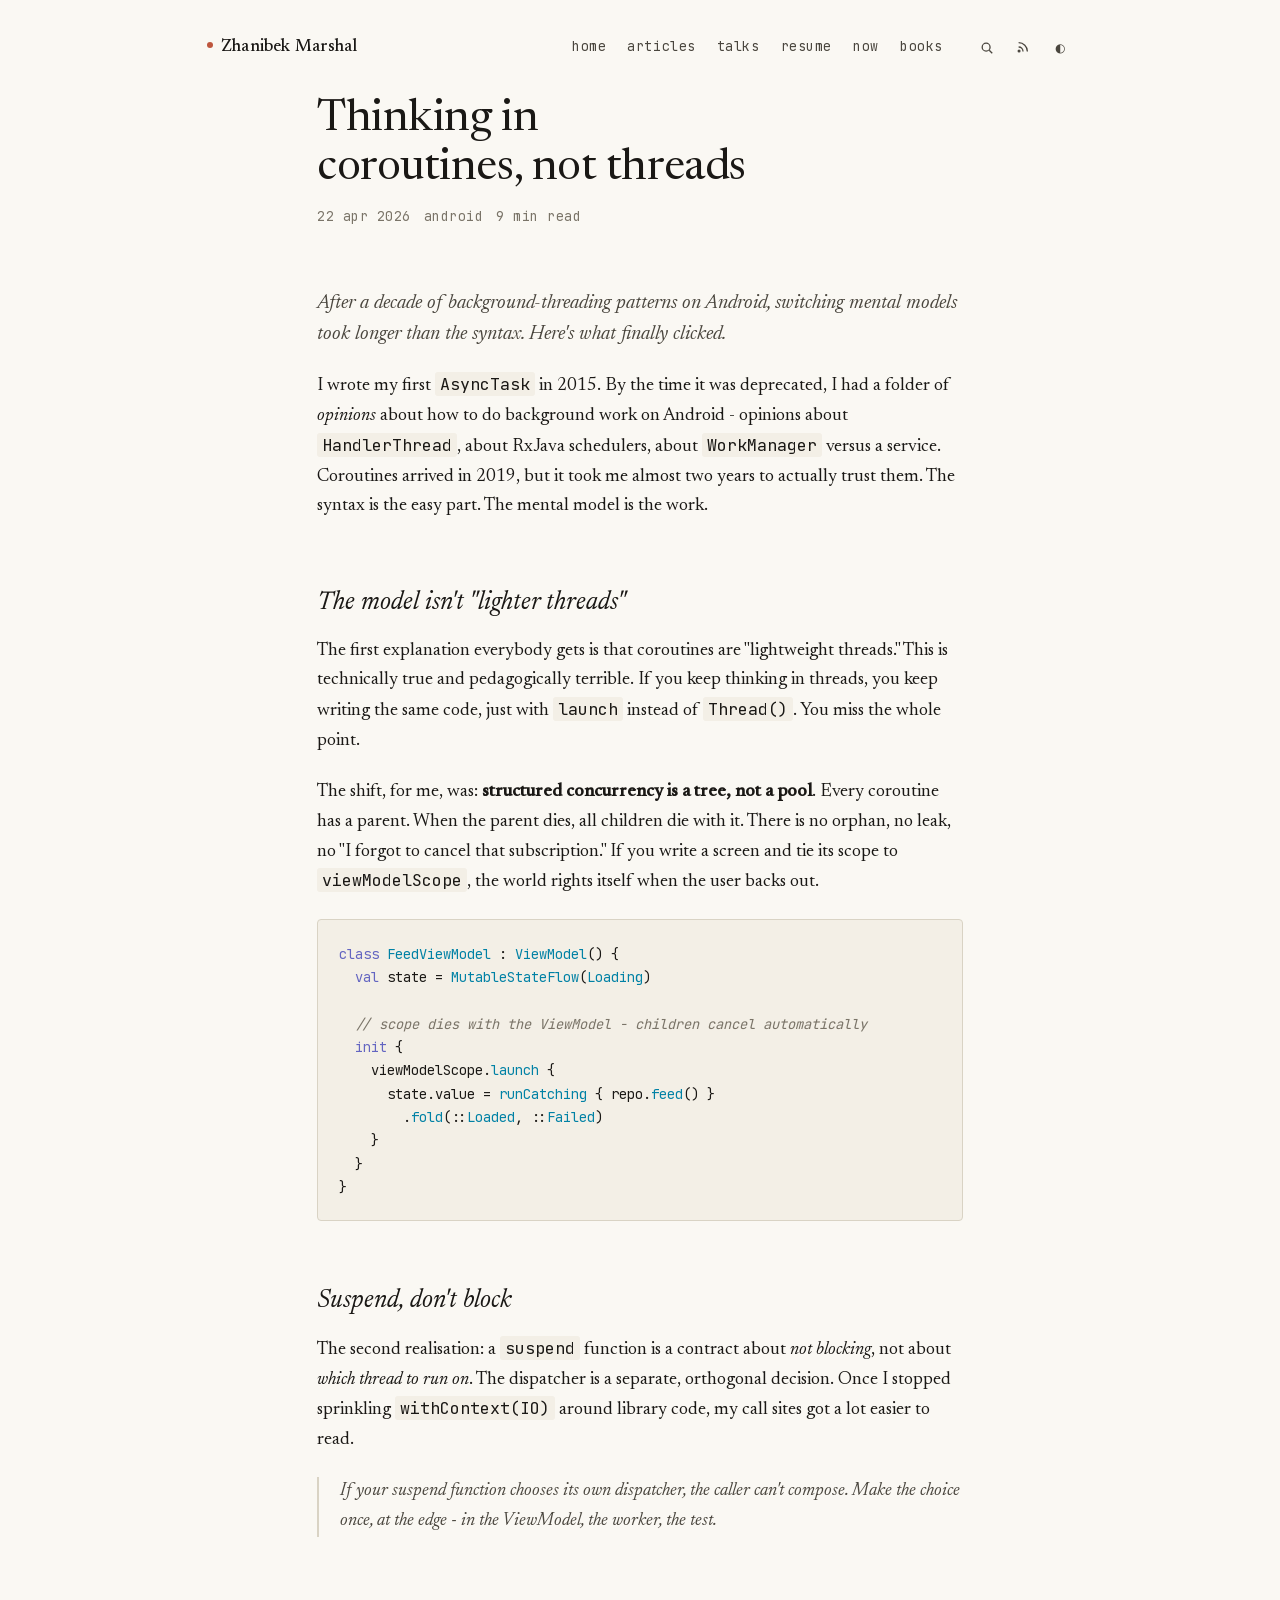
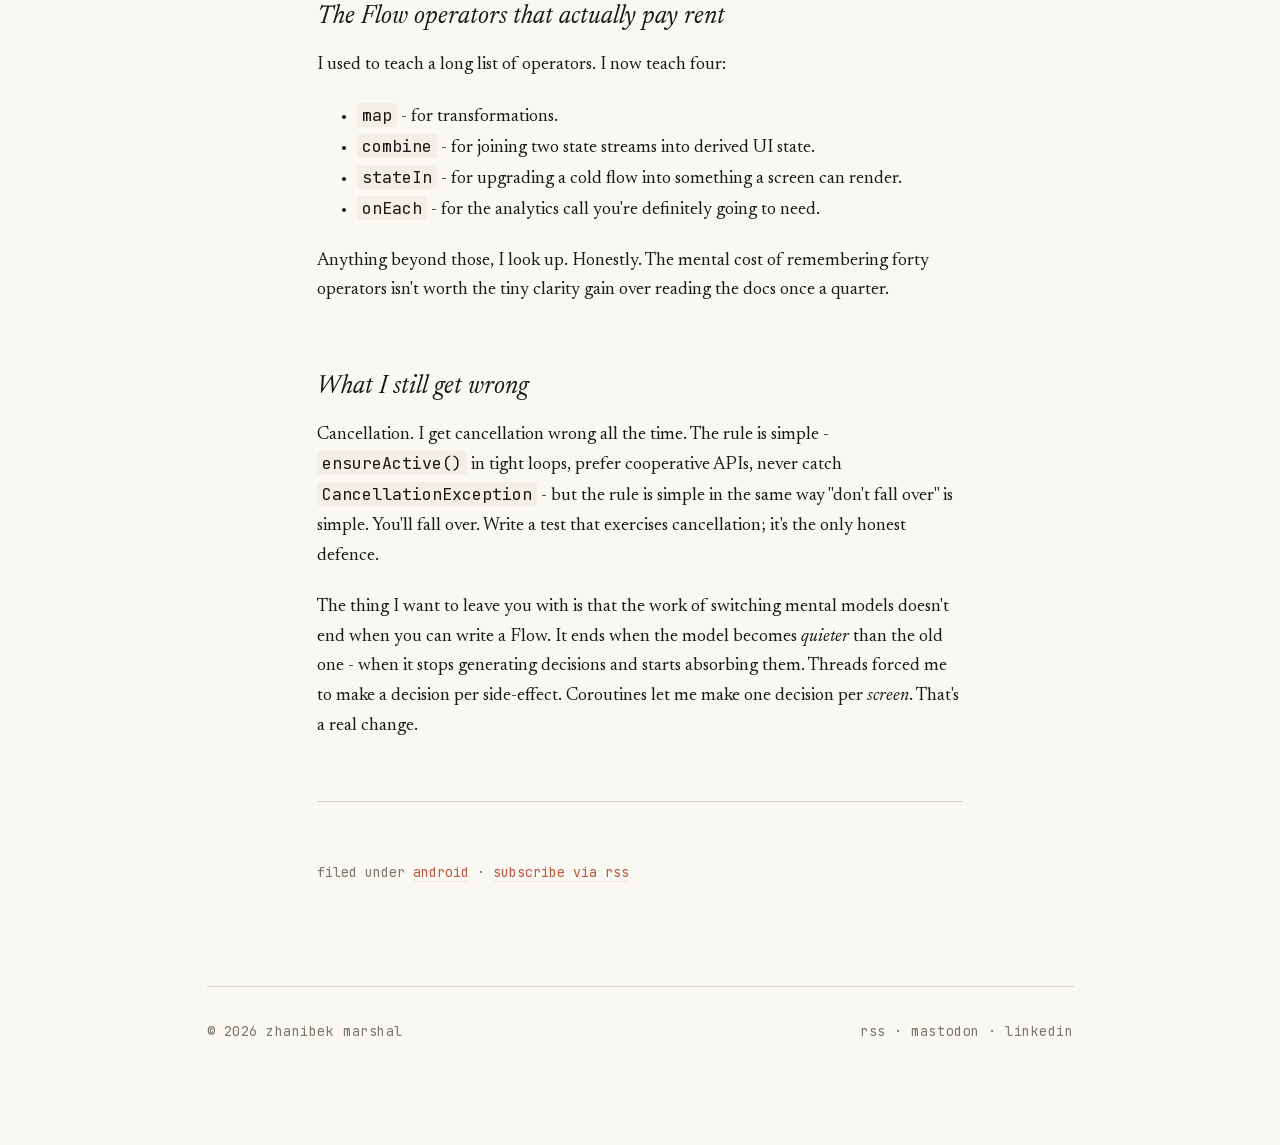
<file: article.html>
<!doctype html>
<html lang="en">
<head>
<meta charset="utf-8">
<link rel="icon" href="favicon.svg" type="image/svg+xml">
<link rel="apple-touch-icon" href="favicon.svg">
<title>Article - Zhanibek Marshal</title>
<meta name="viewport" content="width=device-width, initial-scale=1">
<link rel="canonical" href="https://zhanibek.dev/article.html">
<meta name="description" content="An article by Zhanibek Marshal on Android development.">
<meta property="og:title" content="Article - Zhanibek Marshal">
<meta property="og:description" content="An article by Zhanibek Marshal on Android development.">
<meta property="og:type" content="website">
<meta property="og:url" content="https://zhanibek.dev/article.html">
<meta property="og:image" content="https://zhanibek.dev/assets/og-image.jpg">
<meta name="twitter:card" content="summary">
<link rel="alternate" type="application/rss+xml" title="Zhanibek Marshal - RSS" href="feed.xml">
<link rel="stylesheet" href="fonts.css">
<style>/* ============================================================
   Zhanibek Marshal - personal site
   Zen aesthetic. Newsreader serif + JetBrains Mono.
   ============================================================ */

:root {
  /* Light (paper) */
  --paper:        #faf8f3;
  --paper-2:      #f3efe6;
  --rule:         #d9d3c4;
  --ink:          #1a1815;
  --ink-2:        #4a463e;
  --ink-3:        #7a7468;
  --accent:       oklch(0.58 0.14 35);
  --accent-soft:  oklch(0.58 0.14 35 / 0.12);

  --serif: "Newsreader", "Iowan Old Style", "Palatino", Georgia, serif;
  --mono:  "JetBrains Mono", ui-monospace, "SF Mono", Menlo, monospace;

  /* Density (overridden by tweaks) */
  --density:    1;
  --measure:    38rem;            /* reading column */
  --gap-xs:     calc(0.5rem  * var(--density));
  --gap-sm:     calc(0.75rem * var(--density));
  --gap-md:     calc(1.25rem * var(--density));
  --gap-lg:     calc(2rem    * var(--density));
  --gap-xl:     calc(3.5rem  * var(--density));
  --gap-xxl:    calc(6rem    * var(--density));

  --type-body:  1.0625rem;
  --type-meta:  0.78rem;
  --type-h1:    clamp(1.75rem, 1.2rem + 2.4vw, 2.6rem);
  --type-h2:    1.5rem;
  --type-h3:    1.15rem;
  --type-hero:  clamp(2.2rem, 1.4rem + 3.5vw, 3.6rem);

  --leading-body: 1.65;
  --leading-tight: 1.25;

  color-scheme: light;
}

html[data-theme="dark"] {
  --paper:        #15171a;
  --paper-2:      #1d1f23;
  --rule:         #2c2f34;
  --ink:          #e8e6e1;
  --ink-2:        #b8b5ae;
  --ink-3:        #7a7770;
  --accent:       oklch(0.72 0.13 38);
  --accent-soft:  oklch(0.72 0.13 38 / 0.14);
  color-scheme: dark;
}

@media (prefers-color-scheme: dark) {
  html:not([data-theme]) {
    --paper:        #15171a;
    --paper-2:      #1d1f23;
    --rule:         #2c2f34;
    --ink:          #e8e6e1;
    --ink-2:        #b8b5ae;
    --ink-3:        #7a7770;
    --accent:       oklch(0.72 0.13 38);
    --accent-soft:  oklch(0.72 0.13 38 / 0.14);
    color-scheme: dark;
  }
}

* { box-sizing: border-box; }

html, body {
  margin: 0;
  padding: 0;
  background: var(--paper);
  color: var(--ink);
  font-family: var(--serif);
  font-size: var(--type-body);
  line-height: var(--leading-body);
  font-feature-settings: "ss01", "ss02";
  -webkit-font-smoothing: antialiased;
  text-rendering: optimizeLegibility;
}

img, svg { max-width: 100%; display: block; }

a {
  color: var(--ink);
  text-decoration: none;
  border-bottom: 1px solid var(--rule);
  transition: border-color 120ms ease, color 120ms ease;
}
a:hover { border-bottom-color: var(--accent); color: var(--accent); }

/* ----- LAYOUT ------------------------------------------------ */
.shell {
  max-width: 56rem;
  margin: 0 auto;
  padding: var(--gap-lg) clamp(1.25rem, 4vw, 2.5rem) var(--gap-xxl);
}

.measure { max-width: var(--measure); }

/* ----- HEADER ------------------------------------------------ */
.site-header {
  display: flex;
  justify-content: space-between;
  align-items: baseline;
  gap: var(--gap-md);
  padding-bottom: var(--gap-lg);
  border-bottom: 1px solid var(--rule);
  margin-bottom: var(--gap-xl);
  flex-wrap: wrap;
}
.brand {
  font-family: var(--serif);
  font-size: 1rem;
  font-weight: 500;
  letter-spacing: 0.01em;
  border: 0;
  color: var(--ink);
}
.brand .dot {
  display: inline-block;
  width: 6px; height: 6px;
  background: var(--accent);
  border-radius: 50%;
  margin-right: 0.5rem;
  transform: translateY(-3px);
}
nav.primary {
  display: flex;
  gap: var(--gap-md);
  font-family: var(--mono);
  font-size: var(--type-meta);
  letter-spacing: 0.04em;
  text-transform: lowercase;
  align-items: center;
  flex-wrap: wrap;
}
nav.primary a {
  color: var(--ink-2);
  border: 0;
  padding-bottom: 2px;
  border-bottom: 1px solid transparent;
}
nav.primary a:hover { color: var(--ink); border-bottom-color: var(--ink-3); }
nav.primary a[aria-current="page"] {
  color: var(--ink);
  border-bottom-color: var(--accent);
}

.utilities {
  display: flex;
  gap: 0.5rem;
  align-items: center;
  margin-left: 0.5rem;
}
.icon-btn {
  background: transparent;
  border: 1px solid transparent;
  color: var(--ink-2);
  width: 28px; height: 28px;
  border-radius: 4px;
  cursor: pointer;
  display: inline-flex;
  align-items: center;
  justify-content: center;
  font-family: var(--mono);
  font-size: 0.7rem;
  transition: background 120ms, color 120ms;
}
.icon-btn:hover { background: var(--paper-2); color: var(--ink); }
.icon-btn svg { width: 14px; height: 14px; }

/* ----- HERO -------------------------------------------------- */
.hero {
  padding: var(--gap-lg) 0 var(--gap-xl);
  max-width: 42rem;
}
.hero-eyebrow {
  font-family: var(--mono);
  font-size: var(--type-meta);
  text-transform: lowercase;
  letter-spacing: 0.06em;
  color: var(--ink-3);
  margin-bottom: var(--gap-md);
}
.hero h1 {
  font-family: var(--serif);
  font-weight: 400;
  font-size: var(--type-hero);
  line-height: 1.05;
  letter-spacing: -0.01em;
  margin: 0 0 var(--gap-md);
  text-wrap: balance;
}
.hero h1 em {
  font-style: italic;
  color: var(--ink-2);
}
.hero p {
  font-size: 1.125rem;
  line-height: 1.55;
  color: var(--ink-2);
  margin: 0 0 var(--gap-md);
  text-wrap: pretty;
}

/* ----- SECTION HEADINGS ------------------------------------- */
.section {
  padding: var(--gap-xl) 0;
  border-top: 1px solid var(--rule);
}
.section:first-of-type { border-top: 0; }

.section-head {
  display: flex;
  justify-content: space-between;
  align-items: baseline;
  margin-bottom: var(--gap-lg);
  gap: var(--gap-md);
}
.section-head h2 {
  font-family: var(--serif);
  font-weight: 400;
  font-style: italic;
  font-size: var(--type-h2);
  margin: 0;
  color: var(--ink);
}
.section-head .more {
  font-family: var(--mono);
  font-size: var(--type-meta);
  text-transform: lowercase;
  color: var(--ink-3);
  border: 0;
}
.section-head .more:hover { color: var(--accent); }

/* ----- ARTICLE LIST (list style) ---------------------------- */
.post-list {
  list-style: none;
  padding: 0;
  margin: 0;
}
.post-list li {
  padding: var(--gap-md) 0;
  border-bottom: 1px solid var(--rule);
}
.post-list li:last-child { border-bottom: 0; }
.post-row {
  display: grid;
  grid-template-columns: 7rem 1fr auto;
  gap: var(--gap-md);
  align-items: baseline;
}
.post-row .date,
.post-row .read-time {
  font-family: var(--mono);
  font-size: var(--type-meta);
  color: var(--ink-3);
  text-transform: lowercase;
  letter-spacing: 0.03em;
  white-space: nowrap;
}
.post-row .title {
  font-family: var(--serif);
  font-size: 1.0625rem;
  color: var(--ink);
  border: 0;
  line-height: 1.4;
}
.post-row .title:hover { color: var(--accent); }
.post-row .excerpt {
  font-size: 0.95rem;
  color: var(--ink-2);
  margin-top: 0.25rem;
  line-height: 1.45;
}
@media (max-width: 640px) {
  .post-row { grid-template-columns: 1fr; gap: 0.25rem; }
  .post-row .read-time { grid-row: 1; justify-self: end; }
  .post-row .date { grid-row: 1; }
}

/* ----- CARDS variant ---------------------------------------- */
.post-list.cards { display: grid; grid-template-columns: repeat(auto-fill, minmax(20rem, 1fr)); gap: var(--gap-lg); border: 0; }
.post-list.cards li { border: 0; padding: 0; }
.card {
  display: block;
  border: 0;
  padding: 0;
}
.card .cover {
  aspect-ratio: 16/10;
  background: var(--paper-2);
  margin-bottom: var(--gap-sm);
  overflow: hidden;
  position: relative;
}
.card .cover svg { width: 100%; height: 100%; }
.card .meta {
  font-family: var(--mono);
  font-size: var(--type-meta);
  color: var(--ink-3);
  text-transform: lowercase;
  letter-spacing: 0.04em;
  margin-bottom: 0.4rem;
  display: flex; gap: 0.75rem;
}
.card .title {
  font-family: var(--serif);
  font-size: 1.2rem;
  line-height: 1.3;
  color: var(--ink);
  display: block;
  border: 0;
  margin-bottom: 0.4rem;
}
.card:hover .title { color: var(--accent); }
.card .excerpt {
  font-size: 0.95rem;
  color: var(--ink-2);
  line-height: 1.5;
}

/* ----- TABLE variant ---------------------------------------- */
.post-list.table-list { padding: 0; }
.post-list.table-list li { padding: 0.75rem 0; }
.post-list.table-list .post-row {
  grid-template-columns: 6rem 1fr 7rem auto;
  align-items: center;
}
.post-list.table-list .post-row .excerpt { display: none; }
.post-list.table-list .post-row .tag {
  font-family: var(--mono);
  font-size: var(--type-meta);
  color: var(--ink-3);
  text-transform: lowercase;
  text-align: right;
}
@media (max-width: 640px) {
  .post-list.table-list .post-row { grid-template-columns: 1fr auto; }
  .post-list.table-list .post-row .tag { display: none; }
}

/* ----- TALK CARDS ------------------------------------------- */
.talks {
  display: grid;
  grid-template-columns: repeat(auto-fill, minmax(18rem, 1fr));
  gap: var(--gap-lg);
}
.talk {
  display: block;
  border: 0;
}
.talk .cover {
  aspect-ratio: 16/9;
  background: var(--paper-2);
  margin-bottom: var(--gap-sm);
  overflow: hidden;
}
.talk .meta {
  font-family: var(--mono);
  font-size: var(--type-meta);
  color: var(--ink-3);
  text-transform: lowercase;
  letter-spacing: 0.04em;
  margin-bottom: 0.4rem;
  display: flex;
  gap: 0.75rem;
}
.talk .title {
  font-family: var(--serif);
  font-style: italic;
  font-size: 1.1rem;
  color: var(--ink);
  border: 0;
  display: block;
  margin-bottom: 0.25rem;
}
.talk:hover .title { color: var(--accent); }
.talk .venue { font-size: 0.9rem; color: var(--ink-2); }

/* ----- ARTICLE BODY ----------------------------------------- */
article.prose {
  max-width: var(--measure);
  margin: 0 auto;
}
article.prose h1 {
  font-weight: 400;
  font-size: var(--type-h1);
  line-height: 1.1;
  letter-spacing: -0.01em;
  margin: 0 0 var(--gap-sm);
  text-wrap: balance;
}
article.prose .article-meta {
  font-family: var(--mono);
  font-size: var(--type-meta);
  color: var(--ink-3);
  text-transform: lowercase;
  letter-spacing: 0.04em;
  display: flex;
  gap: 0.75rem;
  margin-bottom: var(--gap-xl);
  flex-wrap: wrap;
}
article.prose p,
article.prose ul,
article.prose ol,
article.prose blockquote {
  margin: 0 0 var(--gap-md);
}
article.prose h2 {
  font-weight: 400;
  font-style: italic;
  font-size: 1.5rem;
  margin: var(--gap-xl) 0 var(--gap-sm);
}
article.prose h3 {
  font-weight: 500;
  font-size: 1.125rem;
  margin: var(--gap-lg) 0 var(--gap-sm);
}
article.prose blockquote {
  padding-left: var(--gap-md);
  border-left: 2px solid var(--rule);
  color: var(--ink-2);
  font-style: italic;
}
article.prose a {
  color: var(--accent);
  border-bottom: 1px solid var(--accent-soft);
}
article.prose a:hover { border-bottom-color: var(--accent); }

article.prose code {
  font-family: var(--mono);
  font-size: 0.92em;
  background: var(--paper-2);
  padding: 1px 5px;
  border-radius: 3px;
}
article.prose pre {
  background: var(--paper-2);
  border: 1px solid var(--rule);
  border-radius: 4px;
  padding: var(--gap-md);
  overflow-x: auto;
  font-family: var(--mono);
  font-size: 0.88rem;
  line-height: 1.55;
  margin: var(--gap-md) 0 var(--gap-lg);
}
article.prose pre code { background: transparent; padding: 0; }

/* Syntax (very gentle) */
.tok-key { color: oklch(0.55 0.14 280); }
.tok-str { color: oklch(0.55 0.13 140); }
.tok-com { color: var(--ink-3); font-style: italic; }
.tok-num { color: oklch(0.6 0.14 35); }
.tok-fn  { color: oklch(0.55 0.13 220); }
html[data-theme="dark"] .tok-key { color: oklch(0.78 0.14 280); }
html[data-theme="dark"] .tok-str { color: oklch(0.78 0.13 140); }
html[data-theme="dark"] .tok-num { color: oklch(0.78 0.14 35); }
html[data-theme="dark"] .tok-fn  { color: oklch(0.78 0.13 220); }
@media (prefers-color-scheme: dark) {
  html:not([data-theme]) .tok-key { color: oklch(0.78 0.14 280); }
  html:not([data-theme]) .tok-str { color: oklch(0.78 0.13 140); }
  html:not([data-theme]) .tok-num { color: oklch(0.78 0.14 35); }
  html:not([data-theme]) .tok-fn  { color: oklch(0.78 0.13 220); }
}

/* ----- READING PROGRESS BAR --------------------------------- */
.progress {
  position: fixed;
  top: 0; left: 0;
  height: 2px;
  width: 0%;
  background: var(--accent);
  z-index: 50;
  transition: width 80ms linear;
}

/* ----- FOOTER ----------------------------------------------- */
.site-footer {
  margin-top: var(--gap-xxl);
  padding-top: var(--gap-lg);
  border-top: 1px solid var(--rule);
  display: flex;
  justify-content: space-between;
  font-family: var(--mono);
  font-size: var(--type-meta);
  color: var(--ink-3);
  text-transform: lowercase;
  letter-spacing: 0.04em;
  gap: var(--gap-md);
  flex-wrap: wrap;
}
.site-footer a { color: var(--ink-3); border: 0; }
.site-footer a:hover { color: var(--accent); }

/* ----- SEARCH OVERLAY --------------------------------------- */
.search-overlay {
  position: fixed; inset: 0;
  background: color-mix(in oklab, var(--paper) 85%, transparent);
  backdrop-filter: blur(8px);
  display: none;
  align-items: flex-start;
  justify-content: center;
  z-index: 100;
  padding-top: 12vh;
}
.search-overlay[data-open="true"] { display: flex; }
.search-box {
  width: min(90vw, 36rem);
  background: var(--paper);
  border: 1px solid var(--rule);
  border-radius: 4px;
  box-shadow: 0 24px 60px -20px rgba(0,0,0,0.18);
}
.search-input {
  width: 100%;
  border: 0;
  background: transparent;
  padding: var(--gap-md);
  font-family: var(--serif);
  font-size: 1.15rem;
  color: var(--ink);
  outline: none;
  border-bottom: 1px solid var(--rule);
}
.search-input::placeholder { color: var(--ink-3); }
.search-results {
  max-height: 50vh;
  overflow-y: auto;
  padding: var(--gap-sm) 0;
}
.search-result {
  display: block;
  padding: 0.5rem var(--gap-md);
  border: 0;
  color: var(--ink);
}
.search-result:hover, .search-result.active {
  background: var(--paper-2);
  color: var(--ink);
}
.search-result .kind {
  font-family: var(--mono);
  font-size: 0.7rem;
  color: var(--ink-3);
  text-transform: lowercase;
  margin-right: 0.5rem;
}
.search-result .title { font-family: var(--serif); }
.search-empty {
  padding: var(--gap-md);
  font-family: var(--mono);
  font-size: var(--type-meta);
  color: var(--ink-3);
  text-transform: lowercase;
}

/* ----- TWEAKS PANEL CHROME ---------------------------------- */
/* (TweaksPanel starter handles most styling; we just theme it.) */

/* ----- UTIL ------------------------------------------------- */
.kbd {
  font-family: var(--mono);
  font-size: 0.7rem;
  border: 1px solid var(--rule);
  padding: 1px 5px;
  border-radius: 3px;
  color: var(--ink-3);
  background: var(--paper-2);
}
.divider {
  height: 1px;
  background: var(--rule);
  margin: var(--gap-xl) 0;
}
.lede {
  font-size: 1.18rem;
  color: var(--ink-2);
  font-style: italic;
  line-height: 1.55;
  margin-bottom: var(--gap-lg);
}
.tag-row {
  display: flex; gap: 0.5rem; flex-wrap: wrap;
  font-family: var(--mono);
  font-size: var(--type-meta);
  text-transform: lowercase;
  color: var(--ink-3);
  letter-spacing: 0.03em;
}
.tag-row a { color: var(--ink-3); border: 0; }
.tag-row a:hover { color: var(--accent); }

/* Cover placeholder */
.cover-ph {
  width: 100%; height: 100%;
  display: flex; align-items: center; justify-content: center;
  position: relative;
  background:
    repeating-linear-gradient(
      45deg,
      var(--paper-2) 0 8px,
      transparent 8px 16px
    ),
    var(--paper);
  color: var(--ink-3);
  font-family: var(--mono);
  font-size: 0.7rem;
  text-transform: lowercase;
  letter-spacing: 0.05em;
}
.cover-ph span {
  background: var(--paper);
  padding: 0.25rem 0.5rem;
  border: 1px solid var(--rule);
}

/* Hide things by tweak */
[data-hide-readtime="true"] .read-time { display: none !important; }

/* Density modifier */
html[data-density="compact"] { --density: 0.7; --measure: 36rem; }
html[data-density="comfy"]   { --density: 1; }
html[data-density="airy"]    { --density: 1.35; --measure: 40rem; }

/* Responsive */
@media (max-width: 640px) {
  .site-header { gap: var(--gap-sm); }
  nav.primary { gap: var(--gap-sm); }
  .section { padding: var(--gap-lg) 0; }
}
</style>
<script>(function(){const t=localStorage.getItem("zm.theme");if(t&&t!=="system")document.documentElement.setAttribute("data-theme",t);const d=localStorage.getItem("zm.density");if(d)document.documentElement.setAttribute("data-density",d);})();</script>
</head>
<body>

<div class="progress"></div>

<header class="site-header shell" style="padding-bottom:0; margin-bottom:0; border:0;">
  <a href="index.html" class="brand"><span class="dot"></span>Zhanibek Marshal</a>
  <nav class="primary">
    <a href="index.html">home</a>
    <a href="articles.html">articles</a>
    <a href="talks.html">talks</a>
    <a href="resume.html">resume</a>
    <a href="now.html">now</a>
    <a href="books.html">books</a>
    <span class="utilities">
      <button class="icon-btn" data-search-open><svg viewBox="0 0 16 16" fill="none" stroke="currentColor" stroke-width="1.5"><circle cx="7" cy="7" r="4.5"/><path d="M10.5 10.5L14 14"/></svg></button>
      <a class="icon-btn" href="feed.xml"><svg viewBox="0 0 16 16" fill="none" stroke="currentColor" stroke-width="1.5"><path d="M3 3a10 10 0 0 1 10 10"/><path d="M3 8a5 5 0 0 1 5 5"/><circle cx="3.5" cy="12.5" r="1" fill="currentColor"/></svg></a>
      <button class="icon-btn" data-theme-toggle>◐</button>
    </span>
  </nav>
</header>

<main class="shell">
  <article class="prose" id="article-root">
    <h1 id="art-title">Thinking in coroutines, not threads</h1>
    <div class="article-meta">
      <span id="art-date">22 apr 2026</span>
      <span id="art-tag">android</span>
      <span class="read-time" id="art-read">9 min read</span>
    </div>

    <p class="lede">After a decade of background-threading patterns on Android, switching mental models took longer than the syntax. Here's what finally clicked.</p>

    <p>I wrote my first <code>AsyncTask</code> in 2015. By the time it was deprecated, I had a folder of <em>opinions</em> about how to do background work on Android - opinions about <code>HandlerThread</code>, about RxJava schedulers, about <code>WorkManager</code> versus a service. Coroutines arrived in 2019, but it took me almost two years to actually trust them. The syntax is the easy part. The mental model is the work.</p>

    <h2>The model isn't "lighter threads"</h2>

    <p>The first explanation everybody gets is that coroutines are "lightweight threads." This is technically true and pedagogically terrible. If you keep thinking in threads, you keep writing the same code, just with <code>launch</code> instead of <code>Thread()</code>. You miss the whole point.</p>

    <p>The shift, for me, was: <strong>structured concurrency is a tree, not a pool</strong>. Every coroutine has a parent. When the parent dies, all children die with it. There is no orphan, no leak, no "I forgot to cancel that subscription." If you write a screen and tie its scope to <code>viewModelScope</code>, the world rights itself when the user backs out.</p>

    <pre><code><span class="tok-key">class</span> <span class="tok-fn">FeedViewModel</span> : <span class="tok-fn">ViewModel</span>() {
  <span class="tok-key">val</span> state = <span class="tok-fn">MutableStateFlow</span>(<span class="tok-fn">Loading</span>)

  <span class="tok-com">// scope dies with the ViewModel - children cancel automatically</span>
  <span class="tok-key">init</span> {
    viewModelScope.<span class="tok-fn">launch</span> {
      state.value = <span class="tok-fn">runCatching</span> { repo.<span class="tok-fn">feed</span>() }
        .<span class="tok-fn">fold</span>(::<span class="tok-fn">Loaded</span>, ::<span class="tok-fn">Failed</span>)
    }
  }
}</code></pre>

    <h2>Suspend, don't block</h2>

    <p>The second realisation: a <code>suspend</code> function is a contract about <em>not blocking</em>, not about <em>which thread to run on</em>. The dispatcher is a separate, orthogonal decision. Once I stopped sprinkling <code>withContext(IO)</code> around library code, my call sites got a lot easier to read.</p>

    <blockquote>If your suspend function chooses its own dispatcher, the caller can't compose. Make the choice once, at the edge - in the ViewModel, the worker, the test.</blockquote>

    <h2>The Flow operators that actually pay rent</h2>

    <p>I used to teach a long list of operators. I now teach four:</p>

    <ul>
      <li><code>map</code> - for transformations.</li>
      <li><code>combine</code> - for joining two state streams into derived UI state.</li>
      <li><code>stateIn</code> - for upgrading a cold flow into something a screen can render.</li>
      <li><code>onEach</code> - for the analytics call you're definitely going to need.</li>
    </ul>

    <p>Anything beyond those, I look up. Honestly. The mental cost of remembering forty operators isn't worth the tiny clarity gain over reading the docs once a quarter.</p>

    <h2>What I still get wrong</h2>

    <p>Cancellation. I get cancellation wrong all the time. The rule is simple - <code>ensureActive()</code> in tight loops, prefer cooperative APIs, never catch <code>CancellationException</code> - but the rule is simple in the same way "don't fall over" is simple. You'll fall over. Write a test that exercises cancellation; it's the only honest defence.</p>

    <p>The thing I want to leave you with is that the work of switching mental models doesn't end when you can write a Flow. It ends when the model becomes <em>quieter</em> than the old one - when it stops generating decisions and starts absorbing them. Threads forced me to make a decision per side-effect. Coroutines let me make one decision per <em>screen</em>. That's a real change.</p>

    <div class="divider"></div>

    <p style="font-family:var(--mono); font-size:var(--type-meta); color:var(--ink-3); text-transform:lowercase;">filed under <a href="articles.html">android</a> · <a href="feed.xml">subscribe via rss</a></p>
  </article>

  <footer class="site-footer">
    <span>© 2026 Zhanibek Marshal</span>
    <span><a href="feed.xml">rss</a> · <a href="https://androiddev.social/@zhanibek">mastodon</a> · <a href="https://www.linkedin.com/in/johnmarshal/">linkedin</a></span>
  </footer>
</main>

<div class="search-overlay" data-search-overlay data-open="false">
  <div class="search-box">
    <input class="search-input" data-search-input placeholder="search articles, talks, pages…" type="text" autocomplete="off">
    <div class="search-results" data-search-results></div>
  </div>
</div>


<script src="site-data.js"></script>
<script>/* Site-wide chrome: theme toggle, search, header active state, tweaks bridge.
   Vanilla JS - no framework needed for these utilities. */

(function() {
  // ---------- THEME ----------
  const THEME_KEY = "zm.theme";
  function applyTheme(t) {
    if (t === "system" || !t) {
      document.documentElement.removeAttribute("data-theme");
    } else {
      document.documentElement.setAttribute("data-theme", t);
    }
  }
  function currentTheme() {
    return localStorage.getItem(THEME_KEY) || "system";
  }
  function nextTheme(t) {
    return t === "light" ? "dark" : t === "dark" ? "system" : "light";
  }
  function setThemeBtnLabel(btn) {
    const t = currentTheme();
    const label = t === "light" ? "☀" : t === "dark" ? "☾" : "◐";
    btn.textContent = label;
    btn.setAttribute("title", `theme: ${t} (click to cycle)`);
  }
  applyTheme(currentTheme());

  document.addEventListener("DOMContentLoaded", () => {
    const btn = document.querySelector("[data-theme-toggle]");
    if (btn) {
      setThemeBtnLabel(btn);
      btn.addEventListener("click", () => {
        const t = nextTheme(currentTheme());
        localStorage.setItem(THEME_KEY, t);
        applyTheme(t);
        setThemeBtnLabel(btn);
      });
    }

    // ---------- ACTIVE NAV ----------
    const raw = location.pathname.split("/").pop() || "index";
    const path = raw.replace(/\.html$/, "") || "index";
    document.querySelectorAll("nav.primary a").forEach(a => {
      const href = a.getAttribute("href").replace(/\.html$/, "");
      if (href === path) a.setAttribute("aria-current", "page");
    });

    // ---------- DENSITY ----------
    const d = localStorage.getItem("zm.density") || "comfy";
    document.documentElement.setAttribute("data-density", d);

    // ---------- READ-TIME HIDE ----------
    const showReadTime = localStorage.getItem("zm.readtime") !== "false";
    document.documentElement.setAttribute("data-hide-readtime", String(!showReadTime));

    // ---------- SEARCH ----------
    const overlay = document.querySelector("[data-search-overlay]");
    const input   = document.querySelector("[data-search-input]");
    const results = document.querySelector("[data-search-results]");
    const openBtn = document.querySelector("[data-search-open]");

    function buildIndex() {
      const items = [];
      (window.SITE?.articles || []).forEach(a => {
        items.push({
          kind: "article",
          title: a.title,
          excerpt: a.excerpt,
          href: `article.html?slug=${a.slug}`
        });
      });
      (window.SITE?.talks || []).forEach(t => {
        items.push({
          kind: "talk",
          title: t.title,
          excerpt: `${t.venue}, ${t.city}`,
          href: `talk.html?slug=${t.slug}`
        });
      });
      [
        { kind: "page", title: "Resume", excerpt: "Experience, talks, recognition", href: "resume.html" },
        { kind: "page", title: "Now",     excerpt: "What I'm working on this season",     href: "now.html" },
        { kind: "page", title: "Articles",excerpt: "All writing",                          href: "articles.html" },
        { kind: "page", title: "Talks",   excerpt: "Public speaking",                      href: "talks.html" },
        { kind: "page", title: "Books",   excerpt: "Recommended reading",                  href: "books.html" }
      ].forEach(p => items.push(p));
      return items;
    }
    const idx = buildIndex();
    let activeIdx = 0;

    function render(query) {
      if (!results) return;
      const q = query.trim().toLowerCase();
      let list = idx;
      if (q) {
        list = idx.filter(i =>
          i.title.toLowerCase().includes(q) ||
          (i.excerpt || "").toLowerCase().includes(q) ||
          i.kind.includes(q)
        );
      }
      if (list.length === 0) {
        results.innerHTML = `<div class="search-empty">no results for "${q}"</div>`;
        return;
      }
      results.innerHTML = list.slice(0, 12).map((r, i) => `
        <a class="search-result ${i===activeIdx?'active':''}" href="${r.href}" data-idx="${i}">
          <span class="kind">${r.kind}</span>
          <span class="title">${r.title}</span>
        </a>
      `).join("");
    }

    function openSearch() {
      if (!overlay) return;
      overlay.setAttribute("data-open", "true");
      activeIdx = 0;
      render("");
      setTimeout(() => input?.focus(), 30);
    }
    function closeSearch() {
      if (!overlay) return;
      overlay.setAttribute("data-open", "false");
      if (input) input.value = "";
    }
    openBtn?.addEventListener("click", openSearch);
    overlay?.addEventListener("click", e => { if (e.target === overlay) closeSearch(); });
    input?.addEventListener("input", e => { activeIdx = 0; render(e.target.value); });
    input?.addEventListener("keydown", e => {
      const links = results.querySelectorAll(".search-result");
      if (e.key === "ArrowDown") {
        e.preventDefault();
        activeIdx = Math.min(activeIdx + 1, links.length - 1);
        render(input.value);
      } else if (e.key === "ArrowUp") {
        e.preventDefault();
        activeIdx = Math.max(activeIdx - 1, 0);
        render(input.value);
      } else if (e.key === "Enter") {
        const a = results.querySelector(`.search-result[data-idx="${activeIdx}"]`);
        if (a) location.href = a.getAttribute("href");
      } else if (e.key === "Escape") {
        closeSearch();
      }
    });
    document.addEventListener("keydown", e => {
      if ((e.key === "k" || e.key === "K") && (e.metaKey || e.ctrlKey)) {
        e.preventDefault();
        openSearch();
      } else if (e.key === "/" && document.activeElement?.tagName !== "INPUT") {
        e.preventDefault();
        openSearch();
      } else if (e.key === "Escape" && overlay?.getAttribute("data-open") === "true") {
        closeSearch();
      }
    });

    // ---------- READING PROGRESS ----------
    const bar = document.querySelector(".progress");
    if (bar) {
      const onScroll = () => {
        const article = document.querySelector("article.prose");
        if (!article) { bar.style.width = "0%"; return; }
        const rect = article.getBoundingClientRect();
        const total = rect.height - window.innerHeight;
        const scrolled = -rect.top;
        const pct = Math.max(0, Math.min(1, scrolled / total));
        bar.style.width = (pct * 100) + "%";
      };
      window.addEventListener("scroll", onScroll, { passive: true });
      onScroll();
    }
  });

  // expose for tweaks
  window.ZM = {
    setDensity(d)   { localStorage.setItem("zm.density", d); document.documentElement.setAttribute("data-density", d); },
    setReadtime(v)  { localStorage.setItem("zm.readtime", String(!!v)); document.documentElement.setAttribute("data-hide-readtime", String(!v)); },
    setListStyle(v) { localStorage.setItem("zm.liststyle", v); const el = document.querySelector(".post-list"); if (el) { el.classList.remove("cards","table-list"); if (v === "cards") el.classList.add("cards"); else if (v === "table") el.classList.add("table-list"); } },
    setTheme(t)     { localStorage.setItem(THEME_KEY, t); applyTheme(t); const b = document.querySelector("[data-theme-toggle]"); if (b) setThemeBtnLabel(b); },
    getDensity()    { return localStorage.getItem("zm.density")  || "comfy"; },
    getReadtime()   { return localStorage.getItem("zm.readtime") !== "false"; },
    getListStyle()  { return localStorage.getItem("zm.liststyle")|| "list"; },
    getTheme()      { return currentTheme(); }
  };
})();
</script>
<script>
  // Adjust article header from ?slug=
  document.addEventListener("DOMContentLoaded", () => {
    const slug = new URLSearchParams(location.search).get("slug");
    if (!slug) return;
    const a = SITE.articles.find(x => x.slug === slug);
    if (!a) return;
    document.getElementById("art-title").textContent = a.title;
    document.getElementById("art-date").textContent  = SITE.fmtDate(a.date);
    document.getElementById("art-tag").textContent   = a.tag;
    document.getElementById("art-read").textContent  = a.readTime + " min read";
    document.title = a.title + " - Zhanibek Marshal";
    document.querySelector('link[rel="canonical"]')?.setAttribute('href', `https://zhanibek.dev/article.html?slug=${a.slug}`);
    document.querySelector('meta[property="og:title"]')?.setAttribute('content', document.title);
    document.querySelector('meta[name="description"]')?.setAttribute('content', a.excerpt);
    document.querySelector('meta[property="og:description"]')?.setAttribute('content', a.excerpt);
    const lede = document.querySelector(".lede");
    if (lede) lede.textContent = a.excerpt;
  });
</script>
<script src="tweaks.js"></script>
</body>
</html>
</file>
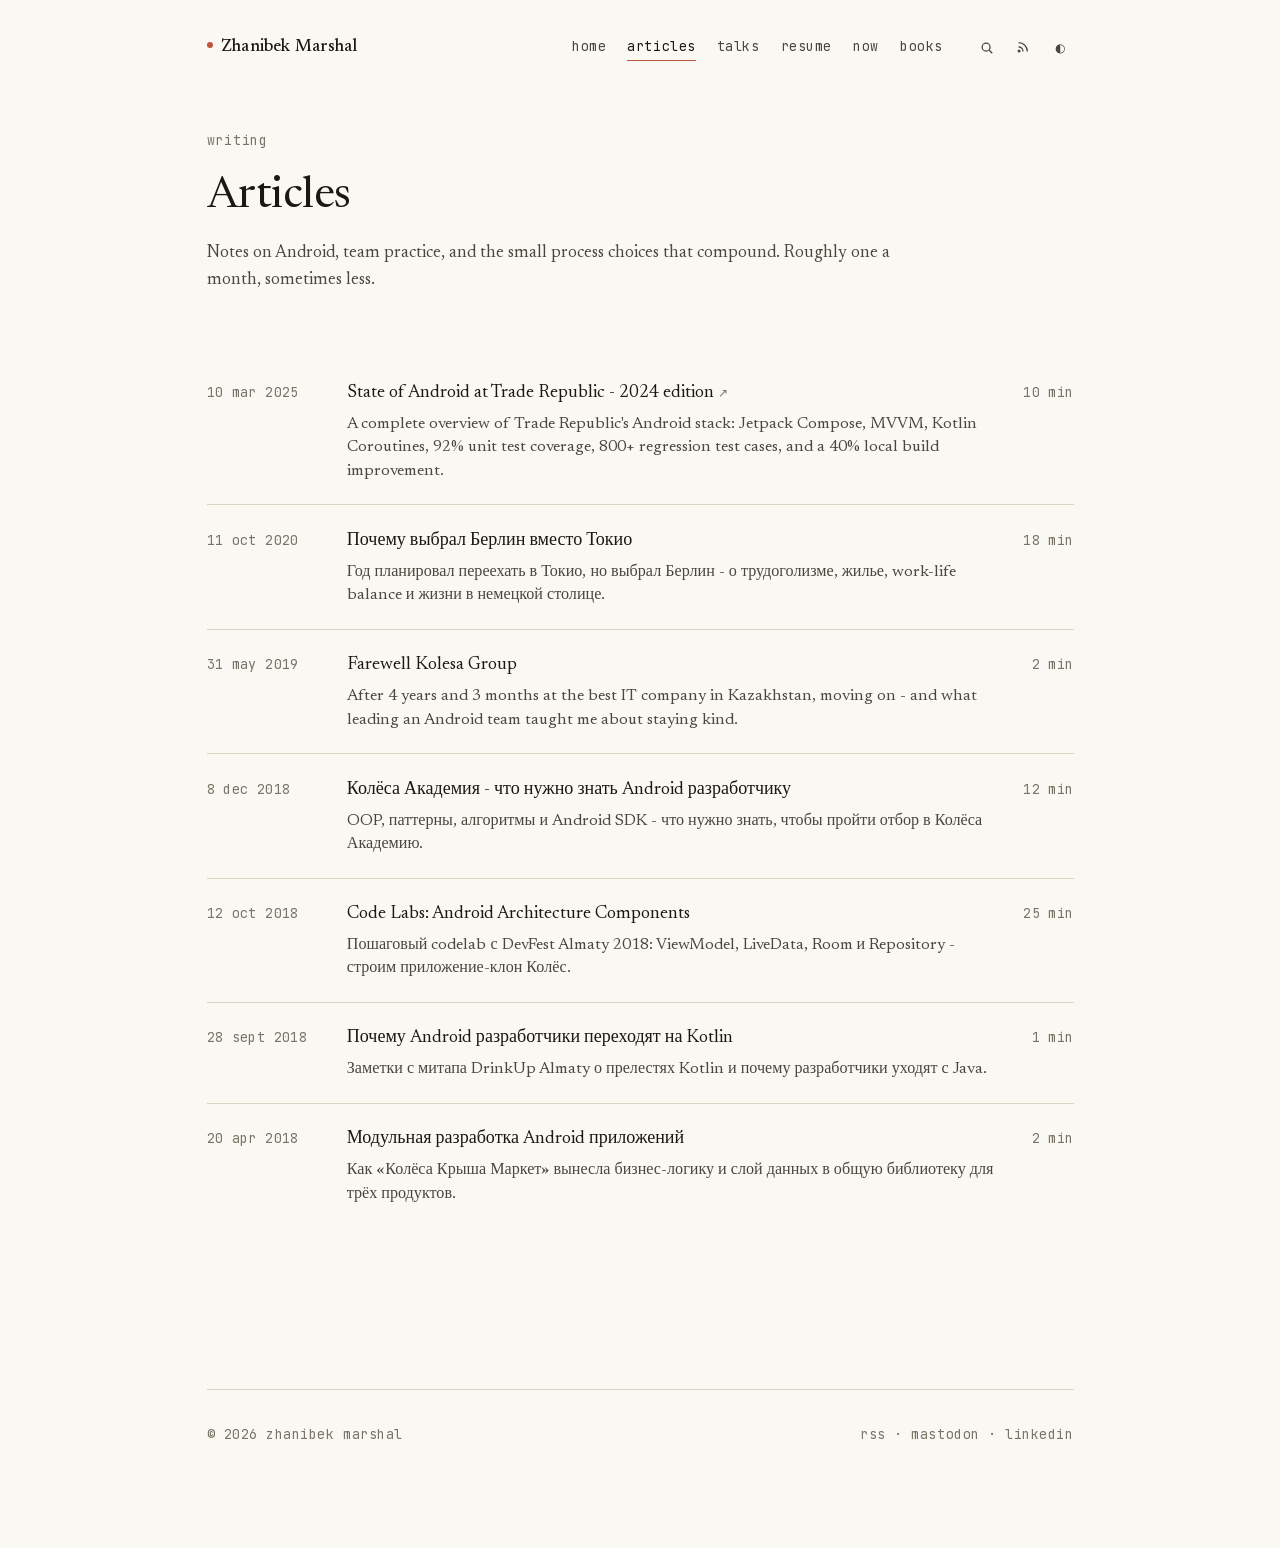
<file: articles.html>
<!doctype html>
<html lang="en">
<head>
<meta charset="utf-8">
<link rel="icon" href="favicon.svg" type="image/svg+xml">
<link rel="apple-touch-icon" href="favicon.svg">
<title>Articles - Zhanibek Marshal</title>
<meta name="viewport" content="width=device-width, initial-scale=1">
<link rel="canonical" href="https://zhanibek.dev/articles.html">
<meta name="description" content="Writing by Zhanibek Marshal on Android development, architecture, and engineering.">
<meta property="og:title" content="Articles - Zhanibek Marshal">
<meta property="og:description" content="Writing by Zhanibek Marshal on Android development, architecture, and engineering.">
<meta property="og:type" content="website">
<meta property="og:url" content="https://zhanibek.dev/articles.html">
<meta property="og:image" content="https://zhanibek.dev/assets/og-image.jpg">
<meta name="twitter:card" content="summary">
<link rel="alternate" type="application/rss+xml" title="Zhanibek Marshal - RSS" href="feed.xml">
<link rel="stylesheet" href="fonts.css">
<style>/* ============================================================
   Zhanibek Marshal - personal site
   Zen aesthetic. Newsreader serif + JetBrains Mono.
   ============================================================ */

:root {
  /* Light (paper) */
  --paper:        #faf8f3;
  --paper-2:      #f3efe6;
  --rule:         #d9d3c4;
  --ink:          #1a1815;
  --ink-2:        #4a463e;
  --ink-3:        #7a7468;
  --accent:       oklch(0.58 0.14 35);
  --accent-soft:  oklch(0.58 0.14 35 / 0.12);

  --serif: "Newsreader", "Iowan Old Style", "Palatino", Georgia, serif;
  --mono:  "JetBrains Mono", ui-monospace, "SF Mono", Menlo, monospace;

  /* Density (overridden by tweaks) */
  --density:    1;
  --measure:    38rem;            /* reading column */
  --gap-xs:     calc(0.5rem  * var(--density));
  --gap-sm:     calc(0.75rem * var(--density));
  --gap-md:     calc(1.25rem * var(--density));
  --gap-lg:     calc(2rem    * var(--density));
  --gap-xl:     calc(3.5rem  * var(--density));
  --gap-xxl:    calc(6rem    * var(--density));

  --type-body:  1.0625rem;
  --type-meta:  0.78rem;
  --type-h1:    clamp(1.75rem, 1.2rem + 2.4vw, 2.6rem);
  --type-h2:    1.5rem;
  --type-h3:    1.15rem;
  --type-hero:  clamp(2.2rem, 1.4rem + 3.5vw, 3.6rem);

  --leading-body: 1.65;
  --leading-tight: 1.25;

  color-scheme: light;
}

html[data-theme="dark"] {
  --paper:        #15171a;
  --paper-2:      #1d1f23;
  --rule:         #2c2f34;
  --ink:          #e8e6e1;
  --ink-2:        #b8b5ae;
  --ink-3:        #7a7770;
  --accent:       oklch(0.72 0.13 38);
  --accent-soft:  oklch(0.72 0.13 38 / 0.14);
  color-scheme: dark;
}

@media (prefers-color-scheme: dark) {
  html:not([data-theme]) {
    --paper:        #15171a;
    --paper-2:      #1d1f23;
    --rule:         #2c2f34;
    --ink:          #e8e6e1;
    --ink-2:        #b8b5ae;
    --ink-3:        #7a7770;
    --accent:       oklch(0.72 0.13 38);
    --accent-soft:  oklch(0.72 0.13 38 / 0.14);
    color-scheme: dark;
  }
}

* { box-sizing: border-box; }

html, body {
  margin: 0;
  padding: 0;
  background: var(--paper);
  color: var(--ink);
  font-family: var(--serif);
  font-size: var(--type-body);
  line-height: var(--leading-body);
  font-feature-settings: "ss01", "ss02";
  -webkit-font-smoothing: antialiased;
  text-rendering: optimizeLegibility;
}

img, svg { max-width: 100%; display: block; }

a {
  color: var(--ink);
  text-decoration: none;
  border-bottom: 1px solid var(--rule);
  transition: border-color 120ms ease, color 120ms ease;
}
a:hover { border-bottom-color: var(--accent); color: var(--accent); }

/* ----- LAYOUT ------------------------------------------------ */
.shell {
  max-width: 56rem;
  margin: 0 auto;
  padding: var(--gap-lg) clamp(1.25rem, 4vw, 2.5rem) var(--gap-xxl);
}

.measure { max-width: var(--measure); }

/* ----- HEADER ------------------------------------------------ */
.site-header {
  display: flex;
  justify-content: space-between;
  align-items: baseline;
  gap: var(--gap-md);
  padding-bottom: var(--gap-lg);
  border-bottom: 1px solid var(--rule);
  margin-bottom: var(--gap-xl);
  flex-wrap: wrap;
}
.brand {
  font-family: var(--serif);
  font-size: 1rem;
  font-weight: 500;
  letter-spacing: 0.01em;
  border: 0;
  color: var(--ink);
}
.brand .dot {
  display: inline-block;
  width: 6px; height: 6px;
  background: var(--accent);
  border-radius: 50%;
  margin-right: 0.5rem;
  transform: translateY(-3px);
}
nav.primary {
  display: flex;
  gap: var(--gap-md);
  font-family: var(--mono);
  font-size: var(--type-meta);
  letter-spacing: 0.04em;
  text-transform: lowercase;
  align-items: center;
  flex-wrap: wrap;
}
nav.primary a {
  color: var(--ink-2);
  border: 0;
  padding-bottom: 2px;
  border-bottom: 1px solid transparent;
}
nav.primary a:hover { color: var(--ink); border-bottom-color: var(--ink-3); }
nav.primary a[aria-current="page"] {
  color: var(--ink);
  border-bottom-color: var(--accent);
}

.utilities {
  display: flex;
  gap: 0.5rem;
  align-items: center;
  margin-left: 0.5rem;
}
.icon-btn {
  background: transparent;
  border: 1px solid transparent;
  color: var(--ink-2);
  width: 28px; height: 28px;
  border-radius: 4px;
  cursor: pointer;
  display: inline-flex;
  align-items: center;
  justify-content: center;
  font-family: var(--mono);
  font-size: 0.7rem;
  transition: background 120ms, color 120ms;
}
.icon-btn:hover { background: var(--paper-2); color: var(--ink); }
.icon-btn svg { width: 14px; height: 14px; }

/* ----- HERO -------------------------------------------------- */
.hero {
  padding: var(--gap-lg) 0 var(--gap-xl);
  max-width: 42rem;
}
.hero-eyebrow {
  font-family: var(--mono);
  font-size: var(--type-meta);
  text-transform: lowercase;
  letter-spacing: 0.06em;
  color: var(--ink-3);
  margin-bottom: var(--gap-md);
}
.hero h1 {
  font-family: var(--serif);
  font-weight: 400;
  font-size: var(--type-hero);
  line-height: 1.05;
  letter-spacing: -0.01em;
  margin: 0 0 var(--gap-md);
  text-wrap: balance;
}
.hero h1 em {
  font-style: italic;
  color: var(--ink-2);
}
.hero p {
  font-size: 1.125rem;
  line-height: 1.55;
  color: var(--ink-2);
  margin: 0 0 var(--gap-md);
  text-wrap: pretty;
}

/* ----- SECTION HEADINGS ------------------------------------- */
.section {
  padding: var(--gap-xl) 0;
  border-top: 1px solid var(--rule);
}
.section:first-of-type { border-top: 0; }

.section-head {
  display: flex;
  justify-content: space-between;
  align-items: baseline;
  margin-bottom: var(--gap-lg);
  gap: var(--gap-md);
}
.section-head h2 {
  font-family: var(--serif);
  font-weight: 400;
  font-style: italic;
  font-size: var(--type-h2);
  margin: 0;
  color: var(--ink);
}
.section-head .more {
  font-family: var(--mono);
  font-size: var(--type-meta);
  text-transform: lowercase;
  color: var(--ink-3);
  border: 0;
}
.section-head .more:hover { color: var(--accent); }

/* ----- ARTICLE LIST (list style) ---------------------------- */
.post-list {
  list-style: none;
  padding: 0;
  margin: 0;
}
.post-list li {
  padding: var(--gap-md) 0;
  border-bottom: 1px solid var(--rule);
}
.post-list li:last-child { border-bottom: 0; }
.post-row {
  display: grid;
  grid-template-columns: 7rem 1fr auto;
  gap: var(--gap-md);
  align-items: baseline;
}
.post-row .date,
.post-row .read-time {
  font-family: var(--mono);
  font-size: var(--type-meta);
  color: var(--ink-3);
  text-transform: lowercase;
  letter-spacing: 0.03em;
  white-space: nowrap;
}
.post-row .title {
  font-family: var(--serif);
  font-size: 1.0625rem;
  color: var(--ink);
  border: 0;
  line-height: 1.4;
}
.post-row .title:hover { color: var(--accent); }
.post-row .excerpt {
  font-size: 0.95rem;
  color: var(--ink-2);
  margin-top: 0.25rem;
  line-height: 1.45;
}
@media (max-width: 640px) {
  .post-row { grid-template-columns: 1fr; gap: 0.25rem; }
  .post-row .read-time { grid-row: 1; justify-self: end; }
  .post-row .date { grid-row: 1; }
}

/* ----- CARDS variant ---------------------------------------- */
.post-list.cards { display: grid; grid-template-columns: repeat(auto-fill, minmax(20rem, 1fr)); gap: var(--gap-lg); border: 0; }
.post-list.cards li { border: 0; padding: 0; }
.card {
  display: block;
  border: 0;
  padding: 0;
}
.card .cover {
  aspect-ratio: 16/10;
  background: var(--paper-2);
  margin-bottom: var(--gap-sm);
  overflow: hidden;
  position: relative;
}
.card .cover svg { width: 100%; height: 100%; }
.card .meta {
  font-family: var(--mono);
  font-size: var(--type-meta);
  color: var(--ink-3);
  text-transform: lowercase;
  letter-spacing: 0.04em;
  margin-bottom: 0.4rem;
  display: flex; gap: 0.75rem;
}
.card .title {
  font-family: var(--serif);
  font-size: 1.2rem;
  line-height: 1.3;
  color: var(--ink);
  display: block;
  border: 0;
  margin-bottom: 0.4rem;
}
.card:hover .title { color: var(--accent); }
.card .excerpt {
  font-size: 0.95rem;
  color: var(--ink-2);
  line-height: 1.5;
}

/* ----- TABLE variant ---------------------------------------- */
.post-list.table-list { padding: 0; }
.post-list.table-list li { padding: 0.75rem 0; }
.post-list.table-list .post-row {
  grid-template-columns: 6rem 1fr 7rem auto;
  align-items: center;
}
.post-list.table-list .post-row .excerpt { display: none; }
.post-list.table-list .post-row .tag {
  font-family: var(--mono);
  font-size: var(--type-meta);
  color: var(--ink-3);
  text-transform: lowercase;
  text-align: right;
}
@media (max-width: 640px) {
  .post-list.table-list .post-row { grid-template-columns: 1fr auto; }
  .post-list.table-list .post-row .tag { display: none; }
}

/* ----- TALK CARDS ------------------------------------------- */
.talks {
  display: grid;
  grid-template-columns: repeat(auto-fill, minmax(18rem, 1fr));
  gap: var(--gap-lg);
}
.talk {
  display: block;
  border: 0;
}
.talk .cover {
  aspect-ratio: 16/9;
  background: var(--paper-2);
  margin-bottom: var(--gap-sm);
  overflow: hidden;
}
.talk .meta {
  font-family: var(--mono);
  font-size: var(--type-meta);
  color: var(--ink-3);
  text-transform: lowercase;
  letter-spacing: 0.04em;
  margin-bottom: 0.4rem;
  display: flex;
  gap: 0.75rem;
}
.talk .title {
  font-family: var(--serif);
  font-style: italic;
  font-size: 1.1rem;
  color: var(--ink);
  border: 0;
  display: block;
  margin-bottom: 0.25rem;
}
.talk:hover .title { color: var(--accent); }
.talk .venue { font-size: 0.9rem; color: var(--ink-2); }

/* ----- ARTICLE BODY ----------------------------------------- */
article.prose {
  max-width: var(--measure);
  margin: 0 auto;
}
article.prose h1 {
  font-weight: 400;
  font-size: var(--type-h1);
  line-height: 1.1;
  letter-spacing: -0.01em;
  margin: 0 0 var(--gap-sm);
  text-wrap: balance;
}
article.prose .article-meta {
  font-family: var(--mono);
  font-size: var(--type-meta);
  color: var(--ink-3);
  text-transform: lowercase;
  letter-spacing: 0.04em;
  display: flex;
  gap: 0.75rem;
  margin-bottom: var(--gap-xl);
  flex-wrap: wrap;
}
article.prose p,
article.prose ul,
article.prose ol,
article.prose blockquote {
  margin: 0 0 var(--gap-md);
}
article.prose h2 {
  font-weight: 400;
  font-style: italic;
  font-size: 1.5rem;
  margin: var(--gap-xl) 0 var(--gap-sm);
}
article.prose h3 {
  font-weight: 500;
  font-size: 1.125rem;
  margin: var(--gap-lg) 0 var(--gap-sm);
}
article.prose blockquote {
  padding-left: var(--gap-md);
  border-left: 2px solid var(--rule);
  color: var(--ink-2);
  font-style: italic;
}
article.prose a {
  color: var(--accent);
  border-bottom: 1px solid var(--accent-soft);
}
article.prose a:hover { border-bottom-color: var(--accent); }

article.prose code {
  font-family: var(--mono);
  font-size: 0.92em;
  background: var(--paper-2);
  padding: 1px 5px;
  border-radius: 3px;
}
article.prose pre {
  background: var(--paper-2);
  border: 1px solid var(--rule);
  border-radius: 4px;
  padding: var(--gap-md);
  overflow-x: auto;
  font-family: var(--mono);
  font-size: 0.88rem;
  line-height: 1.55;
  margin: var(--gap-md) 0 var(--gap-lg);
}
article.prose pre code { background: transparent; padding: 0; }

/* Syntax (very gentle) */
.tok-key { color: oklch(0.55 0.14 280); }
.tok-str { color: oklch(0.55 0.13 140); }
.tok-com { color: var(--ink-3); font-style: italic; }
.tok-num { color: oklch(0.6 0.14 35); }
.tok-fn  { color: oklch(0.55 0.13 220); }
html[data-theme="dark"] .tok-key { color: oklch(0.78 0.14 280); }
html[data-theme="dark"] .tok-str { color: oklch(0.78 0.13 140); }
html[data-theme="dark"] .tok-num { color: oklch(0.78 0.14 35); }
html[data-theme="dark"] .tok-fn  { color: oklch(0.78 0.13 220); }
@media (prefers-color-scheme: dark) {
  html:not([data-theme]) .tok-key { color: oklch(0.78 0.14 280); }
  html:not([data-theme]) .tok-str { color: oklch(0.78 0.13 140); }
  html:not([data-theme]) .tok-num { color: oklch(0.78 0.14 35); }
  html:not([data-theme]) .tok-fn  { color: oklch(0.78 0.13 220); }
}

/* ----- READING PROGRESS BAR --------------------------------- */
.progress {
  position: fixed;
  top: 0; left: 0;
  height: 2px;
  width: 0%;
  background: var(--accent);
  z-index: 50;
  transition: width 80ms linear;
}

/* ----- FOOTER ----------------------------------------------- */
.site-footer {
  margin-top: var(--gap-xxl);
  padding-top: var(--gap-lg);
  border-top: 1px solid var(--rule);
  display: flex;
  justify-content: space-between;
  font-family: var(--mono);
  font-size: var(--type-meta);
  color: var(--ink-3);
  text-transform: lowercase;
  letter-spacing: 0.04em;
  gap: var(--gap-md);
  flex-wrap: wrap;
}
.site-footer a { color: var(--ink-3); border: 0; }
.site-footer a:hover { color: var(--accent); }

/* ----- SEARCH OVERLAY --------------------------------------- */
.search-overlay {
  position: fixed; inset: 0;
  background: color-mix(in oklab, var(--paper) 85%, transparent);
  backdrop-filter: blur(8px);
  display: none;
  align-items: flex-start;
  justify-content: center;
  z-index: 100;
  padding-top: 12vh;
}
.search-overlay[data-open="true"] { display: flex; }
.search-box {
  width: min(90vw, 36rem);
  background: var(--paper);
  border: 1px solid var(--rule);
  border-radius: 4px;
  box-shadow: 0 24px 60px -20px rgba(0,0,0,0.18);
}
.search-input {
  width: 100%;
  border: 0;
  background: transparent;
  padding: var(--gap-md);
  font-family: var(--serif);
  font-size: 1.15rem;
  color: var(--ink);
  outline: none;
  border-bottom: 1px solid var(--rule);
}
.search-input::placeholder { color: var(--ink-3); }
.search-results {
  max-height: 50vh;
  overflow-y: auto;
  padding: var(--gap-sm) 0;
}
.search-result {
  display: block;
  padding: 0.5rem var(--gap-md);
  border: 0;
  color: var(--ink);
}
.search-result:hover, .search-result.active {
  background: var(--paper-2);
  color: var(--ink);
}
.search-result .kind {
  font-family: var(--mono);
  font-size: 0.7rem;
  color: var(--ink-3);
  text-transform: lowercase;
  margin-right: 0.5rem;
}
.search-result .title { font-family: var(--serif); }
.search-empty {
  padding: var(--gap-md);
  font-family: var(--mono);
  font-size: var(--type-meta);
  color: var(--ink-3);
  text-transform: lowercase;
}

/* ----- TWEAKS PANEL CHROME ---------------------------------- */
/* (TweaksPanel starter handles most styling; we just theme it.) */

/* ----- UTIL ------------------------------------------------- */
.kbd {
  font-family: var(--mono);
  font-size: 0.7rem;
  border: 1px solid var(--rule);
  padding: 1px 5px;
  border-radius: 3px;
  color: var(--ink-3);
  background: var(--paper-2);
}
.divider {
  height: 1px;
  background: var(--rule);
  margin: var(--gap-xl) 0;
}
.lede {
  font-size: 1.18rem;
  color: var(--ink-2);
  font-style: italic;
  line-height: 1.55;
  margin-bottom: var(--gap-lg);
}
.tag-row {
  display: flex; gap: 0.5rem; flex-wrap: wrap;
  font-family: var(--mono);
  font-size: var(--type-meta);
  text-transform: lowercase;
  color: var(--ink-3);
  letter-spacing: 0.03em;
}
.tag-row a { color: var(--ink-3); border: 0; }
.tag-row a:hover { color: var(--accent); }

/* Cover placeholder */
.cover-ph {
  width: 100%; height: 100%;
  display: flex; align-items: center; justify-content: center;
  position: relative;
  background:
    repeating-linear-gradient(
      45deg,
      var(--paper-2) 0 8px,
      transparent 8px 16px
    ),
    var(--paper);
  color: var(--ink-3);
  font-family: var(--mono);
  font-size: 0.7rem;
  text-transform: lowercase;
  letter-spacing: 0.05em;
}
.cover-ph span {
  background: var(--paper);
  padding: 0.25rem 0.5rem;
  border: 1px solid var(--rule);
}

/* Hide things by tweak */
[data-hide-readtime="true"] .read-time { display: none !important; }

/* Density modifier */
html[data-density="compact"] { --density: 0.7; --measure: 36rem; }
html[data-density="comfy"]   { --density: 1; }
html[data-density="airy"]    { --density: 1.35; --measure: 40rem; }

/* Responsive */
@media (max-width: 640px) {
  .site-header { gap: var(--gap-sm); }
  nav.primary { gap: var(--gap-sm); }
  .section { padding: var(--gap-lg) 0; }
}
</style>
<script>(function(){const t=localStorage.getItem("zm.theme");if(t&&t!=="system")document.documentElement.setAttribute("data-theme",t);const d=localStorage.getItem("zm.density");if(d)document.documentElement.setAttribute("data-density",d);})();</script>
</head>
<body>

<header class="site-header shell" style="padding-bottom:0; margin-bottom:0; border:0;">
  <a href="index.html" class="brand"><span class="dot"></span>Zhanibek Marshal</a>
  <nav class="primary">
    <a href="index.html">home</a>
    <a href="articles.html">articles</a>
    <a href="talks.html">talks</a>
    <a href="resume.html">resume</a>
    <a href="now.html">now</a>
    <a href="books.html">books</a>
    <span class="utilities">
      <button class="icon-btn" data-search-open title="search (⌘K or /)">
        <svg viewBox="0 0 16 16" fill="none" stroke="currentColor" stroke-width="1.5"><circle cx="7" cy="7" r="4.5"/><path d="M10.5 10.5L14 14"/></svg>
      </button>
      <a class="icon-btn" href="feed.xml" title="rss feed">
        <svg viewBox="0 0 16 16" fill="none" stroke="currentColor" stroke-width="1.5"><path d="M3 3a10 10 0 0 1 10 10"/><path d="M3 8a5 5 0 0 1 5 5"/><circle cx="3.5" cy="12.5" r="1" fill="currentColor"/></svg>
      </a>
      <button class="icon-btn" data-theme-toggle>◐</button>
    </span>
  </nav>
</header>

<main class="shell">
  <section class="hero" style="padding-bottom:var(--gap-md);">
    <div class="hero-eyebrow">writing</div>
    <h1 style="font-size:var(--type-h1);">Articles</h1>
    <p style="font-size:1rem;">Notes on Android, team practice, and the small process choices that compound. Roughly one a month, sometimes less.</p>
  </section>

  <section class="section" style="border:0; padding-top:var(--gap-md);">
    <ul class="post-list" id="all-articles"></ul>
  </section>

  <footer class="site-footer">
    <span>© 2026 Zhanibek Marshal</span>
    <span><a href="feed.xml">rss</a> · <a href="https://androiddev.social/@zhanibek">mastodon</a> · <a href="https://www.linkedin.com/in/johnmarshal/">linkedin</a></span>
  </footer>
</main>

<div class="search-overlay" data-search-overlay data-open="false">
  <div class="search-box">
    <input class="search-input" data-search-input placeholder="search articles, talks, pages…" type="text" autocomplete="off">
    <div class="search-results" data-search-results></div>
  </div>
</div>


<script src="site-data.js"></script>
<script>/* Site-wide chrome: theme toggle, search, header active state, tweaks bridge.
   Vanilla JS - no framework needed for these utilities. */

(function() {
  // ---------- THEME ----------
  const THEME_KEY = "zm.theme";
  function applyTheme(t) {
    if (t === "system" || !t) {
      document.documentElement.removeAttribute("data-theme");
    } else {
      document.documentElement.setAttribute("data-theme", t);
    }
  }
  function currentTheme() {
    return localStorage.getItem(THEME_KEY) || "system";
  }
  function nextTheme(t) {
    return t === "light" ? "dark" : t === "dark" ? "system" : "light";
  }
  function setThemeBtnLabel(btn) {
    const t = currentTheme();
    const label = t === "light" ? "☀" : t === "dark" ? "☾" : "◐";
    btn.textContent = label;
    btn.setAttribute("title", `theme: ${t} (click to cycle)`);
  }
  applyTheme(currentTheme());

  document.addEventListener("DOMContentLoaded", () => {
    const btn = document.querySelector("[data-theme-toggle]");
    if (btn) {
      setThemeBtnLabel(btn);
      btn.addEventListener("click", () => {
        const t = nextTheme(currentTheme());
        localStorage.setItem(THEME_KEY, t);
        applyTheme(t);
        setThemeBtnLabel(btn);
      });
    }

    // ---------- ACTIVE NAV ----------
    const raw = location.pathname.split("/").pop() || "index";
    const path = raw.replace(/\.html$/, "") || "index";
    document.querySelectorAll("nav.primary a").forEach(a => {
      const href = a.getAttribute("href").replace(/\.html$/, "");
      if (href === path) a.setAttribute("aria-current", "page");
    });

    // ---------- DENSITY ----------
    const d = localStorage.getItem("zm.density") || "comfy";
    document.documentElement.setAttribute("data-density", d);

    // ---------- READ-TIME HIDE ----------
    const showReadTime = localStorage.getItem("zm.readtime") !== "false";
    document.documentElement.setAttribute("data-hide-readtime", String(!showReadTime));

    // ---------- SEARCH ----------
    const overlay = document.querySelector("[data-search-overlay]");
    const input   = document.querySelector("[data-search-input]");
    const results = document.querySelector("[data-search-results]");
    const openBtn = document.querySelector("[data-search-open]");

    function buildIndex() {
      const items = [];
      (window.SITE?.articles || []).forEach(a => {
        items.push({
          kind: "article",
          title: a.title,
          excerpt: a.excerpt,
          href: `article.html?slug=${a.slug}`
        });
      });
      (window.SITE?.talks || []).forEach(t => {
        items.push({
          kind: "talk",
          title: t.title,
          excerpt: `${t.venue}, ${t.city}`,
          href: `talk.html?slug=${t.slug}`
        });
      });
      [
        { kind: "page", title: "Resume", excerpt: "Experience, talks, recognition", href: "resume.html" },
        { kind: "page", title: "Now",     excerpt: "What I'm working on this season",     href: "now.html" },
        { kind: "page", title: "Articles",excerpt: "All writing",                          href: "articles.html" },
        { kind: "page", title: "Talks",   excerpt: "Public speaking",                      href: "talks.html" },
        { kind: "page", title: "Books",   excerpt: "Recommended reading",                  href: "books.html" }
      ].forEach(p => items.push(p));
      return items;
    }
    const idx = buildIndex();
    let activeIdx = 0;

    function render(query) {
      if (!results) return;
      const q = query.trim().toLowerCase();
      let list = idx;
      if (q) {
        list = idx.filter(i =>
          i.title.toLowerCase().includes(q) ||
          (i.excerpt || "").toLowerCase().includes(q) ||
          i.kind.includes(q)
        );
      }
      if (list.length === 0) {
        results.innerHTML = `<div class="search-empty">no results for "${q}"</div>`;
        return;
      }
      results.innerHTML = list.slice(0, 12).map((r, i) => `
        <a class="search-result ${i===activeIdx?'active':''}" href="${r.href}" data-idx="${i}">
          <span class="kind">${r.kind}</span>
          <span class="title">${r.title}</span>
        </a>
      `).join("");
    }

    function openSearch() {
      if (!overlay) return;
      overlay.setAttribute("data-open", "true");
      activeIdx = 0;
      render("");
      setTimeout(() => input?.focus(), 30);
    }
    function closeSearch() {
      if (!overlay) return;
      overlay.setAttribute("data-open", "false");
      if (input) input.value = "";
    }
    openBtn?.addEventListener("click", openSearch);
    overlay?.addEventListener("click", e => { if (e.target === overlay) closeSearch(); });
    input?.addEventListener("input", e => { activeIdx = 0; render(e.target.value); });
    input?.addEventListener("keydown", e => {
      const links = results.querySelectorAll(".search-result");
      if (e.key === "ArrowDown") {
        e.preventDefault();
        activeIdx = Math.min(activeIdx + 1, links.length - 1);
        render(input.value);
      } else if (e.key === "ArrowUp") {
        e.preventDefault();
        activeIdx = Math.max(activeIdx - 1, 0);
        render(input.value);
      } else if (e.key === "Enter") {
        const a = results.querySelector(`.search-result[data-idx="${activeIdx}"]`);
        if (a) location.href = a.getAttribute("href");
      } else if (e.key === "Escape") {
        closeSearch();
      }
    });
    document.addEventListener("keydown", e => {
      if ((e.key === "k" || e.key === "K") && (e.metaKey || e.ctrlKey)) {
        e.preventDefault();
        openSearch();
      } else if (e.key === "/" && document.activeElement?.tagName !== "INPUT") {
        e.preventDefault();
        openSearch();
      } else if (e.key === "Escape" && overlay?.getAttribute("data-open") === "true") {
        closeSearch();
      }
    });

    // ---------- READING PROGRESS ----------
    const bar = document.querySelector(".progress");
    if (bar) {
      const onScroll = () => {
        const article = document.querySelector("article.prose");
        if (!article) { bar.style.width = "0%"; return; }
        const rect = article.getBoundingClientRect();
        const total = rect.height - window.innerHeight;
        const scrolled = -rect.top;
        const pct = Math.max(0, Math.min(1, scrolled / total));
        bar.style.width = (pct * 100) + "%";
      };
      window.addEventListener("scroll", onScroll, { passive: true });
      onScroll();
    }
  });

  // expose for tweaks
  window.ZM = {
    setDensity(d)   { localStorage.setItem("zm.density", d); document.documentElement.setAttribute("data-density", d); },
    setReadtime(v)  { localStorage.setItem("zm.readtime", String(!!v)); document.documentElement.setAttribute("data-hide-readtime", String(!v)); },
    setListStyle(v) { localStorage.setItem("zm.liststyle", v); const el = document.querySelector(".post-list"); if (el) { el.classList.remove("cards","table-list"); if (v === "cards") el.classList.add("cards"); else if (v === "table") el.classList.add("table-list"); } },
    setTheme(t)     { localStorage.setItem(THEME_KEY, t); applyTheme(t); const b = document.querySelector("[data-theme-toggle]"); if (b) setThemeBtnLabel(b); },
    getDensity()    { return localStorage.getItem("zm.density")  || "comfy"; },
    getReadtime()   { return localStorage.getItem("zm.readtime") !== "false"; },
    getListStyle()  { return localStorage.getItem("zm.liststyle")|| "list"; },
    getTheme()      { return currentTheme(); }
  };
})();
</script>
<script>
  document.addEventListener("DOMContentLoaded", () => {
    const ul = document.getElementById("all-articles");
    const ls = localStorage.getItem("zm.liststyle") || "list";
    if (ls === "cards") ul.classList.add("cards");
    if (ls === "table") ul.classList.add("table-list");

    function renderRow(a, mode) {
      const href = a.url || `article.html?slug=${a.slug}`;
      const isExternal = a.url && /^https?:\/\//.test(a.url);
      const ext = isExternal ? ' target="_blank" rel="noopener"' : '';
      const extBadge = isExternal ? ' <span style="font-family:var(--mono);font-size:0.7rem;color:var(--ink-3);vertical-align:middle">↗</span>' : '';
      if (mode === "cards") {
        return `<li>
          <a class="card" href="${href}"${ext}>
            <div class="cover"><div class="cover-ph"><span>cover · ${a.tag}</span></div></div>
            <div class="meta"><span>${SITE.fmtDate(a.date)}</span><span class="read-time">${a.readTime} min</span></div>
            <span class="title">${a.title}${extBadge}</span>
            <div class="excerpt">${a.excerpt}</div>
          </a>
        </li>`;
      }
      if (mode === "table") {
        return `<li>
          <div class="post-row">
            <span class="date">${SITE.fmtDate(a.date)}</span>
            <a class="title" href="${href}"${ext}>${a.title}${extBadge}</a>
            <span class="read-time">${a.readTime} min</span>
            <span class="tag">${a.tag}</span>
          </div>
        </li>`;
      }
      return `<li>
        <div class="post-row">
          <span class="date">${SITE.fmtDate(a.date)}</span>
          <div>
            <a class="title" href="${href}"${ext}>${a.title}${extBadge}</a>
            <div class="excerpt">${a.excerpt}</div>
          </div>
          <span class="read-time">${a.readTime} min</span>
        </div>
      </li>`;
    }

    function render() {
      const mode = ul.classList.contains("cards") ? "cards" : ul.classList.contains("table-list") ? "table" : "list";
      ul.innerHTML = SITE.articles.map(a => renderRow(a, mode)).join("");
    }
    render();

    // Re-render when tweak changes class
    const orig = window.ZM.setListStyle;
    window.ZM.setListStyle = function(v) { orig(v); render(); };
  });
</script>
<script src="tweaks.js"></script>
</body>
</html>
</file>
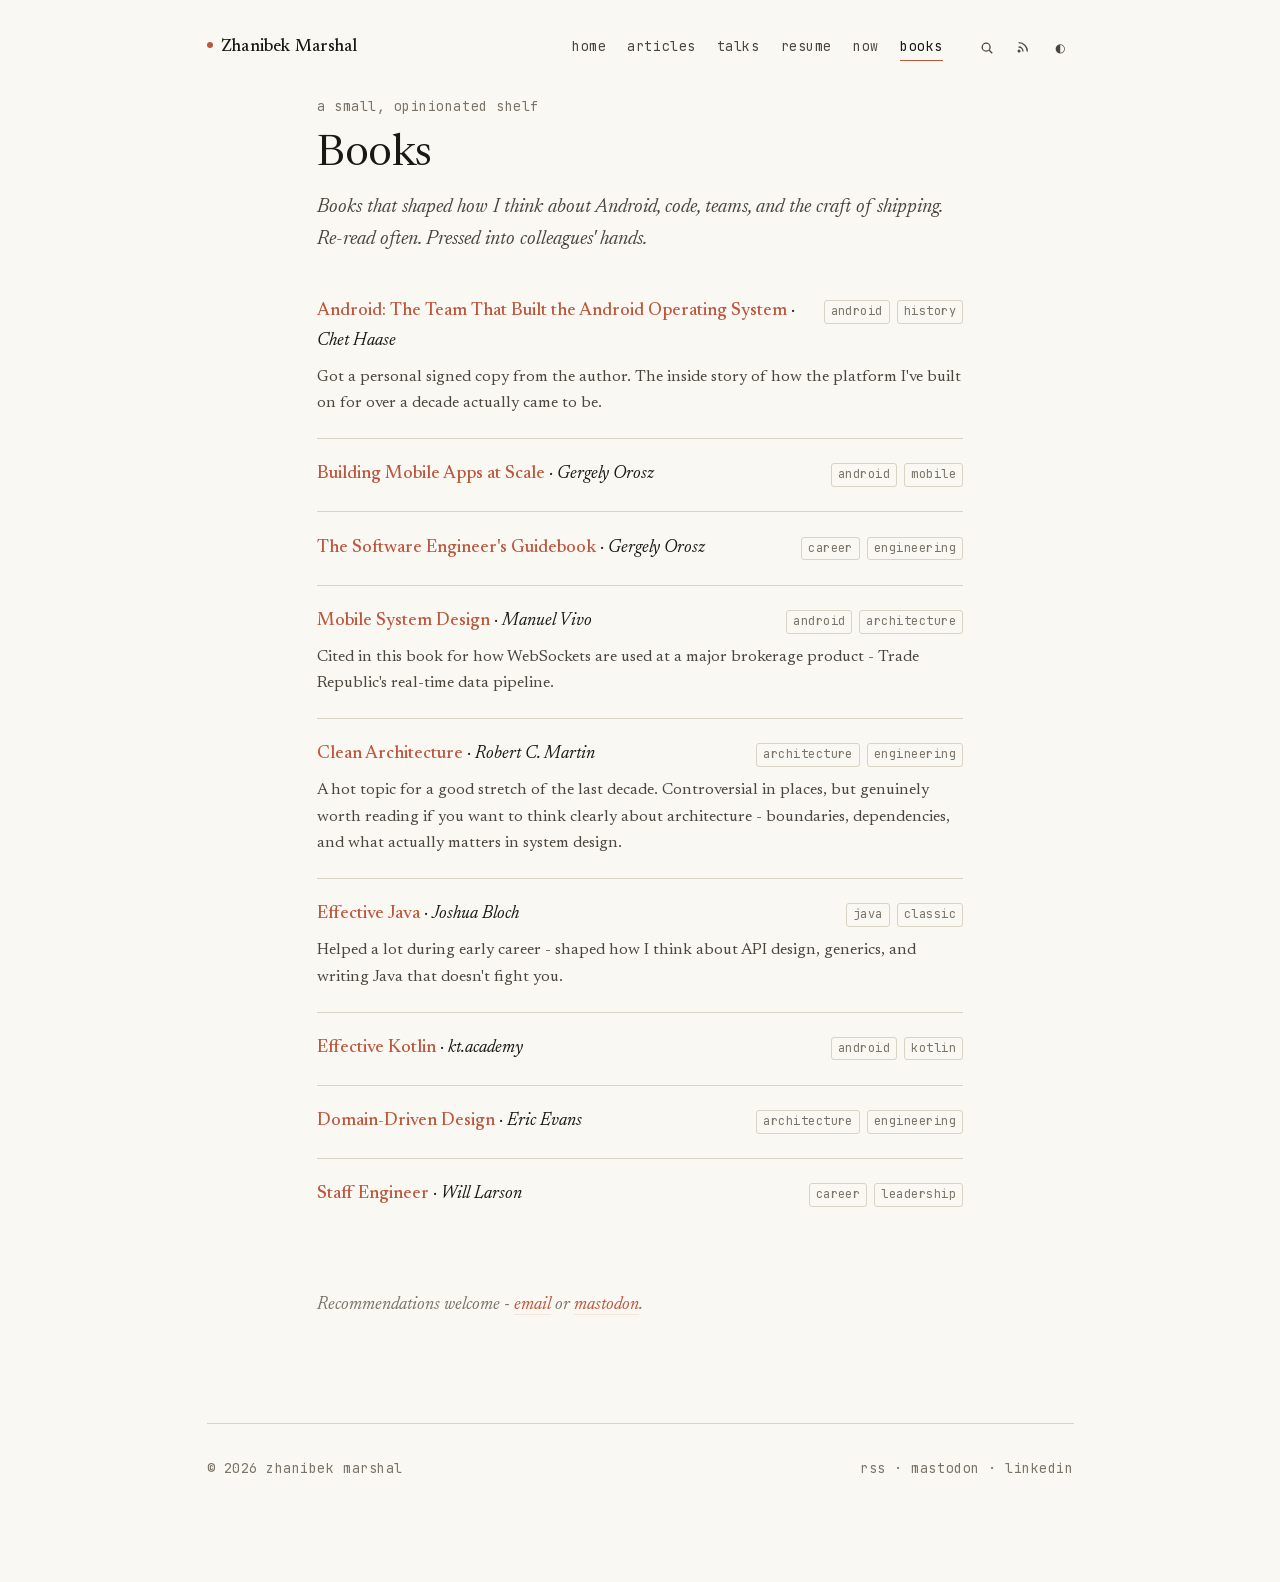
<file: books.html>
<!doctype html>
<html lang="en">
<head>
<meta charset="utf-8">
<link rel="icon" href="favicon.svg" type="image/svg+xml">
<link rel="apple-touch-icon" href="favicon.svg">
<title>Books - Zhanibek Marshal</title>
<meta name="viewport" content="width=device-width, initial-scale=1">
<link rel="canonical" href="https://zhanibek.dev/books.html">
<meta name="description" content="Books recommended by Zhanibek Marshal - engineering, leadership, and technical reading.">
<meta property="og:title" content="Books - Zhanibek Marshal">
<meta property="og:description" content="Books recommended by Zhanibek Marshal - engineering, leadership, and technical reading.">
<meta property="og:type" content="website">
<meta property="og:url" content="https://zhanibek.dev/books.html">
<meta property="og:image" content="https://zhanibek.dev/assets/og-image.jpg">
<meta name="twitter:card" content="summary">
<link rel="alternate" type="application/rss+xml" title="Zhanibek Marshal - RSS" href="feed.xml">
<link rel="stylesheet" href="fonts.css">
<style>/* ============================================================
   Zhanibek Marshal - personal site
   Zen aesthetic. Newsreader serif + JetBrains Mono.
   ============================================================ */

:root {
  /* Light (paper) */
  --paper:        #faf8f3;
  --paper-2:      #f3efe6;
  --rule:         #d9d3c4;
  --ink:          #1a1815;
  --ink-2:        #4a463e;
  --ink-3:        #7a7468;
  --accent:       oklch(0.58 0.14 35);
  --accent-soft:  oklch(0.58 0.14 35 / 0.12);

  --serif: "Newsreader", "Iowan Old Style", "Palatino", Georgia, serif;
  --mono:  "JetBrains Mono", ui-monospace, "SF Mono", Menlo, monospace;

  /* Density (overridden by tweaks) */
  --density:    1;
  --measure:    38rem;            /* reading column */
  --gap-xs:     calc(0.5rem  * var(--density));
  --gap-sm:     calc(0.75rem * var(--density));
  --gap-md:     calc(1.25rem * var(--density));
  --gap-lg:     calc(2rem    * var(--density));
  --gap-xl:     calc(3.5rem  * var(--density));
  --gap-xxl:    calc(6rem    * var(--density));

  --type-body:  1.0625rem;
  --type-meta:  0.78rem;
  --type-h1:    clamp(1.75rem, 1.2rem + 2.4vw, 2.6rem);
  --type-h2:    1.5rem;
  --type-h3:    1.15rem;
  --type-hero:  clamp(2.2rem, 1.4rem + 3.5vw, 3.6rem);

  --leading-body: 1.65;
  --leading-tight: 1.25;

  color-scheme: light;
}

html[data-theme="dark"] {
  --paper:        #15171a;
  --paper-2:      #1d1f23;
  --rule:         #2c2f34;
  --ink:          #e8e6e1;
  --ink-2:        #b8b5ae;
  --ink-3:        #7a7770;
  --accent:       oklch(0.72 0.13 38);
  --accent-soft:  oklch(0.72 0.13 38 / 0.14);
  color-scheme: dark;
}

@media (prefers-color-scheme: dark) {
  html:not([data-theme]) {
    --paper:        #15171a;
    --paper-2:      #1d1f23;
    --rule:         #2c2f34;
    --ink:          #e8e6e1;
    --ink-2:        #b8b5ae;
    --ink-3:        #7a7770;
    --accent:       oklch(0.72 0.13 38);
    --accent-soft:  oklch(0.72 0.13 38 / 0.14);
    color-scheme: dark;
  }
}

* { box-sizing: border-box; }

html, body {
  margin: 0;
  padding: 0;
  background: var(--paper);
  color: var(--ink);
  font-family: var(--serif);
  font-size: var(--type-body);
  line-height: var(--leading-body);
  font-feature-settings: "ss01", "ss02";
  -webkit-font-smoothing: antialiased;
  text-rendering: optimizeLegibility;
}

img, svg { max-width: 100%; display: block; }

a {
  color: var(--ink);
  text-decoration: none;
  border-bottom: 1px solid var(--rule);
  transition: border-color 120ms ease, color 120ms ease;
}
a:hover { border-bottom-color: var(--accent); color: var(--accent); }

/* ----- LAYOUT ------------------------------------------------ */
.shell {
  max-width: 56rem;
  margin: 0 auto;
  padding: var(--gap-lg) clamp(1.25rem, 4vw, 2.5rem) var(--gap-xxl);
}

.measure { max-width: var(--measure); }

/* ----- HEADER ------------------------------------------------ */
.site-header {
  display: flex;
  justify-content: space-between;
  align-items: baseline;
  gap: var(--gap-md);
  padding-bottom: var(--gap-lg);
  border-bottom: 1px solid var(--rule);
  margin-bottom: var(--gap-xl);
  flex-wrap: wrap;
}
.brand {
  font-family: var(--serif);
  font-size: 1rem;
  font-weight: 500;
  letter-spacing: 0.01em;
  border: 0;
  color: var(--ink);
}
.brand .dot {
  display: inline-block;
  width: 6px; height: 6px;
  background: var(--accent);
  border-radius: 50%;
  margin-right: 0.5rem;
  transform: translateY(-3px);
}
nav.primary {
  display: flex;
  gap: var(--gap-md);
  font-family: var(--mono);
  font-size: var(--type-meta);
  letter-spacing: 0.04em;
  text-transform: lowercase;
  align-items: center;
  flex-wrap: wrap;
}
nav.primary a {
  color: var(--ink-2);
  border: 0;
  padding-bottom: 2px;
  border-bottom: 1px solid transparent;
}
nav.primary a:hover { color: var(--ink); border-bottom-color: var(--ink-3); }
nav.primary a[aria-current="page"] {
  color: var(--ink);
  border-bottom-color: var(--accent);
}

.utilities {
  display: flex;
  gap: 0.5rem;
  align-items: center;
  margin-left: 0.5rem;
}
.icon-btn {
  background: transparent;
  border: 1px solid transparent;
  color: var(--ink-2);
  width: 28px; height: 28px;
  border-radius: 4px;
  cursor: pointer;
  display: inline-flex;
  align-items: center;
  justify-content: center;
  font-family: var(--mono);
  font-size: 0.7rem;
  transition: background 120ms, color 120ms;
}
.icon-btn:hover { background: var(--paper-2); color: var(--ink); }
.icon-btn svg { width: 14px; height: 14px; }

/* ----- HERO -------------------------------------------------- */
.hero {
  padding: var(--gap-lg) 0 var(--gap-xl);
  max-width: 42rem;
}
.hero-eyebrow {
  font-family: var(--mono);
  font-size: var(--type-meta);
  text-transform: lowercase;
  letter-spacing: 0.06em;
  color: var(--ink-3);
  margin-bottom: var(--gap-md);
}
.hero h1 {
  font-family: var(--serif);
  font-weight: 400;
  font-size: var(--type-hero);
  line-height: 1.05;
  letter-spacing: -0.01em;
  margin: 0 0 var(--gap-md);
  text-wrap: balance;
}
.hero h1 em {
  font-style: italic;
  color: var(--ink-2);
}
.hero p {
  font-size: 1.125rem;
  line-height: 1.55;
  color: var(--ink-2);
  margin: 0 0 var(--gap-md);
  text-wrap: pretty;
}

/* ----- SECTION HEADINGS ------------------------------------- */
.section {
  padding: var(--gap-xl) 0;
  border-top: 1px solid var(--rule);
}
.section:first-of-type { border-top: 0; }

.section-head {
  display: flex;
  justify-content: space-between;
  align-items: baseline;
  margin-bottom: var(--gap-lg);
  gap: var(--gap-md);
}
.section-head h2 {
  font-family: var(--serif);
  font-weight: 400;
  font-style: italic;
  font-size: var(--type-h2);
  margin: 0;
  color: var(--ink);
}
.section-head .more {
  font-family: var(--mono);
  font-size: var(--type-meta);
  text-transform: lowercase;
  color: var(--ink-3);
  border: 0;
}
.section-head .more:hover { color: var(--accent); }

/* ----- ARTICLE LIST (list style) ---------------------------- */
.post-list {
  list-style: none;
  padding: 0;
  margin: 0;
}
.post-list li {
  padding: var(--gap-md) 0;
  border-bottom: 1px solid var(--rule);
}
.post-list li:last-child { border-bottom: 0; }
.post-row {
  display: grid;
  grid-template-columns: 7rem 1fr auto;
  gap: var(--gap-md);
  align-items: baseline;
}
.post-row .date,
.post-row .read-time {
  font-family: var(--mono);
  font-size: var(--type-meta);
  color: var(--ink-3);
  text-transform: lowercase;
  letter-spacing: 0.03em;
  white-space: nowrap;
}
.post-row .title {
  font-family: var(--serif);
  font-size: 1.0625rem;
  color: var(--ink);
  border: 0;
  line-height: 1.4;
}
.post-row .title:hover { color: var(--accent); }
.post-row .excerpt {
  font-size: 0.95rem;
  color: var(--ink-2);
  margin-top: 0.25rem;
  line-height: 1.45;
}
@media (max-width: 640px) {
  .post-row { grid-template-columns: 1fr; gap: 0.25rem; }
  .post-row .read-time { grid-row: 1; justify-self: end; }
  .post-row .date { grid-row: 1; }
}

/* ----- CARDS variant ---------------------------------------- */
.post-list.cards { display: grid; grid-template-columns: repeat(auto-fill, minmax(20rem, 1fr)); gap: var(--gap-lg); border: 0; }
.post-list.cards li { border: 0; padding: 0; }
.card {
  display: block;
  border: 0;
  padding: 0;
}
.card .cover {
  aspect-ratio: 16/10;
  background: var(--paper-2);
  margin-bottom: var(--gap-sm);
  overflow: hidden;
  position: relative;
}
.card .cover svg { width: 100%; height: 100%; }
.card .meta {
  font-family: var(--mono);
  font-size: var(--type-meta);
  color: var(--ink-3);
  text-transform: lowercase;
  letter-spacing: 0.04em;
  margin-bottom: 0.4rem;
  display: flex; gap: 0.75rem;
}
.card .title {
  font-family: var(--serif);
  font-size: 1.2rem;
  line-height: 1.3;
  color: var(--ink);
  display: block;
  border: 0;
  margin-bottom: 0.4rem;
}
.card:hover .title { color: var(--accent); }
.card .excerpt {
  font-size: 0.95rem;
  color: var(--ink-2);
  line-height: 1.5;
}

/* ----- TABLE variant ---------------------------------------- */
.post-list.table-list { padding: 0; }
.post-list.table-list li { padding: 0.75rem 0; }
.post-list.table-list .post-row {
  grid-template-columns: 6rem 1fr 7rem auto;
  align-items: center;
}
.post-list.table-list .post-row .excerpt { display: none; }
.post-list.table-list .post-row .tag {
  font-family: var(--mono);
  font-size: var(--type-meta);
  color: var(--ink-3);
  text-transform: lowercase;
  text-align: right;
}
@media (max-width: 640px) {
  .post-list.table-list .post-row { grid-template-columns: 1fr auto; }
  .post-list.table-list .post-row .tag { display: none; }
}

/* ----- TALK CARDS ------------------------------------------- */
.talks {
  display: grid;
  grid-template-columns: repeat(auto-fill, minmax(18rem, 1fr));
  gap: var(--gap-lg);
}
.talk {
  display: block;
  border: 0;
}
.talk .cover {
  aspect-ratio: 16/9;
  background: var(--paper-2);
  margin-bottom: var(--gap-sm);
  overflow: hidden;
}
.talk .meta {
  font-family: var(--mono);
  font-size: var(--type-meta);
  color: var(--ink-3);
  text-transform: lowercase;
  letter-spacing: 0.04em;
  margin-bottom: 0.4rem;
  display: flex;
  gap: 0.75rem;
}
.talk .title {
  font-family: var(--serif);
  font-style: italic;
  font-size: 1.1rem;
  color: var(--ink);
  border: 0;
  display: block;
  margin-bottom: 0.25rem;
}
.talk:hover .title { color: var(--accent); }
.talk .venue { font-size: 0.9rem; color: var(--ink-2); }

/* ----- ARTICLE BODY ----------------------------------------- */
article.prose {
  max-width: var(--measure);
  margin: 0 auto;
}
article.prose h1 {
  font-weight: 400;
  font-size: var(--type-h1);
  line-height: 1.1;
  letter-spacing: -0.01em;
  margin: 0 0 var(--gap-sm);
  text-wrap: balance;
}
article.prose .article-meta {
  font-family: var(--mono);
  font-size: var(--type-meta);
  color: var(--ink-3);
  text-transform: lowercase;
  letter-spacing: 0.04em;
  display: flex;
  gap: 0.75rem;
  margin-bottom: var(--gap-xl);
  flex-wrap: wrap;
}
article.prose p,
article.prose ul,
article.prose ol,
article.prose blockquote {
  margin: 0 0 var(--gap-md);
}
article.prose h2 {
  font-weight: 400;
  font-style: italic;
  font-size: 1.5rem;
  margin: var(--gap-xl) 0 var(--gap-sm);
}
article.prose h3 {
  font-weight: 500;
  font-size: 1.125rem;
  margin: var(--gap-lg) 0 var(--gap-sm);
}
article.prose blockquote {
  padding-left: var(--gap-md);
  border-left: 2px solid var(--rule);
  color: var(--ink-2);
  font-style: italic;
}
article.prose a {
  color: var(--accent);
  border-bottom: 1px solid var(--accent-soft);
}
article.prose a:hover { border-bottom-color: var(--accent); }

article.prose code {
  font-family: var(--mono);
  font-size: 0.92em;
  background: var(--paper-2);
  padding: 1px 5px;
  border-radius: 3px;
}
article.prose pre {
  background: var(--paper-2);
  border: 1px solid var(--rule);
  border-radius: 4px;
  padding: var(--gap-md);
  overflow-x: auto;
  font-family: var(--mono);
  font-size: 0.88rem;
  line-height: 1.55;
  margin: var(--gap-md) 0 var(--gap-lg);
}
article.prose pre code { background: transparent; padding: 0; }

/* Syntax (very gentle) */
.tok-key { color: oklch(0.55 0.14 280); }
.tok-str { color: oklch(0.55 0.13 140); }
.tok-com { color: var(--ink-3); font-style: italic; }
.tok-num { color: oklch(0.6 0.14 35); }
.tok-fn  { color: oklch(0.55 0.13 220); }
html[data-theme="dark"] .tok-key { color: oklch(0.78 0.14 280); }
html[data-theme="dark"] .tok-str { color: oklch(0.78 0.13 140); }
html[data-theme="dark"] .tok-num { color: oklch(0.78 0.14 35); }
html[data-theme="dark"] .tok-fn  { color: oklch(0.78 0.13 220); }
@media (prefers-color-scheme: dark) {
  html:not([data-theme]) .tok-key { color: oklch(0.78 0.14 280); }
  html:not([data-theme]) .tok-str { color: oklch(0.78 0.13 140); }
  html:not([data-theme]) .tok-num { color: oklch(0.78 0.14 35); }
  html:not([data-theme]) .tok-fn  { color: oklch(0.78 0.13 220); }
}

/* ----- READING PROGRESS BAR --------------------------------- */
.progress {
  position: fixed;
  top: 0; left: 0;
  height: 2px;
  width: 0%;
  background: var(--accent);
  z-index: 50;
  transition: width 80ms linear;
}

/* ----- FOOTER ----------------------------------------------- */
.site-footer {
  margin-top: var(--gap-xxl);
  padding-top: var(--gap-lg);
  border-top: 1px solid var(--rule);
  display: flex;
  justify-content: space-between;
  font-family: var(--mono);
  font-size: var(--type-meta);
  color: var(--ink-3);
  text-transform: lowercase;
  letter-spacing: 0.04em;
  gap: var(--gap-md);
  flex-wrap: wrap;
}
.site-footer a { color: var(--ink-3); border: 0; }
.site-footer a:hover { color: var(--accent); }

/* ----- SEARCH OVERLAY --------------------------------------- */
.search-overlay {
  position: fixed; inset: 0;
  background: color-mix(in oklab, var(--paper) 85%, transparent);
  backdrop-filter: blur(8px);
  display: none;
  align-items: flex-start;
  justify-content: center;
  z-index: 100;
  padding-top: 12vh;
}
.search-overlay[data-open="true"] { display: flex; }
.search-box {
  width: min(90vw, 36rem);
  background: var(--paper);
  border: 1px solid var(--rule);
  border-radius: 4px;
  box-shadow: 0 24px 60px -20px rgba(0,0,0,0.18);
}
.search-input {
  width: 100%;
  border: 0;
  background: transparent;
  padding: var(--gap-md);
  font-family: var(--serif);
  font-size: 1.15rem;
  color: var(--ink);
  outline: none;
  border-bottom: 1px solid var(--rule);
}
.search-input::placeholder { color: var(--ink-3); }
.search-results {
  max-height: 50vh;
  overflow-y: auto;
  padding: var(--gap-sm) 0;
}
.search-result {
  display: block;
  padding: 0.5rem var(--gap-md);
  border: 0;
  color: var(--ink);
}
.search-result:hover, .search-result.active {
  background: var(--paper-2);
  color: var(--ink);
}
.search-result .kind {
  font-family: var(--mono);
  font-size: 0.7rem;
  color: var(--ink-3);
  text-transform: lowercase;
  margin-right: 0.5rem;
}
.search-result .title { font-family: var(--serif); }
.search-empty {
  padding: var(--gap-md);
  font-family: var(--mono);
  font-size: var(--type-meta);
  color: var(--ink-3);
  text-transform: lowercase;
}

/* ----- TWEAKS PANEL CHROME ---------------------------------- */
/* (TweaksPanel starter handles most styling; we just theme it.) */

/* ----- UTIL ------------------------------------------------- */
.kbd {
  font-family: var(--mono);
  font-size: 0.7rem;
  border: 1px solid var(--rule);
  padding: 1px 5px;
  border-radius: 3px;
  color: var(--ink-3);
  background: var(--paper-2);
}
.divider {
  height: 1px;
  background: var(--rule);
  margin: var(--gap-xl) 0;
}
.lede {
  font-size: 1.18rem;
  color: var(--ink-2);
  font-style: italic;
  line-height: 1.55;
  margin-bottom: var(--gap-lg);
}
.tag-row {
  display: flex; gap: 0.5rem; flex-wrap: wrap;
  font-family: var(--mono);
  font-size: var(--type-meta);
  text-transform: lowercase;
  color: var(--ink-3);
  letter-spacing: 0.03em;
}
.tag-row a { color: var(--ink-3); border: 0; }
.tag-row a:hover { color: var(--accent); }

/* Cover placeholder */
.cover-ph {
  width: 100%; height: 100%;
  display: flex; align-items: center; justify-content: center;
  position: relative;
  background:
    repeating-linear-gradient(
      45deg,
      var(--paper-2) 0 8px,
      transparent 8px 16px
    ),
    var(--paper);
  color: var(--ink-3);
  font-family: var(--mono);
  font-size: 0.7rem;
  text-transform: lowercase;
  letter-spacing: 0.05em;
}
.cover-ph span {
  background: var(--paper);
  padding: 0.25rem 0.5rem;
  border: 1px solid var(--rule);
}

/* Hide things by tweak */
[data-hide-readtime="true"] .read-time { display: none !important; }

/* Density modifier */
html[data-density="compact"] { --density: 0.7; --measure: 36rem; }
html[data-density="comfy"]   { --density: 1; }
html[data-density="airy"]    { --density: 1.35; --measure: 40rem; }

/* Responsive */
@media (max-width: 640px) {
  .site-header { gap: var(--gap-sm); }
  nav.primary { gap: var(--gap-sm); }
  .section { padding: var(--gap-lg) 0; }
}

  .book-list { list-style: none; padding: 0; margin: 0; }
  .book-list li { padding: var(--gap-md) 0; border-bottom: 1px solid var(--rule); display: grid; grid-template-columns: 1fr auto; gap: 0.25rem var(--gap-md); align-items: baseline; }
  .book-list li:last-child { border-bottom: 0; }
  .book-list .title-line { grid-column: 1; }
  .book-list .note { grid-column: 1 / -1; color: var(--ink-2); font-size: 0.95rem; margin-top: 0.15rem; }
  .book-tags { grid-column: 2; display: flex; gap: 0.4rem; flex-wrap: wrap; justify-self: end; }
  .book-tag { font-family: var(--mono); font-size: 0.7rem; text-transform: lowercase; letter-spacing: 0.04em; color: var(--ink-3); border: 1px solid var(--rule); padding: 1px 6px; border-radius: 3px; white-space: nowrap; }
  @media (max-width: 520px) { .book-list li { grid-template-columns: 1fr; } .book-tags { justify-self: start; grid-column: 1; } }
</style>
<script>(function(){const t=localStorage.getItem("zm.theme");if(t&&t!=="system")document.documentElement.setAttribute("data-theme",t);const d=localStorage.getItem("zm.density");if(d)document.documentElement.setAttribute("data-density",d);})();</script>
</head>
<body>

<header class="site-header shell" style="padding-bottom:0; margin-bottom:0; border:0;">
  <a href="index.html" class="brand"><span class="dot"></span>Zhanibek Marshal</a>
  <nav class="primary">
    <a href="index.html">home</a>
    <a href="articles.html">articles</a>
    <a href="talks.html">talks</a>
    <a href="resume.html">resume</a>
    <a href="now.html">now</a>
    <a href="books.html">books</a>
    <span class="utilities">
      <button class="icon-btn" data-search-open><svg viewBox="0 0 16 16" fill="none" stroke="currentColor" stroke-width="1.5"><circle cx="7" cy="7" r="4.5"/><path d="M10.5 10.5L14 14"/></svg></button>
      <a class="icon-btn" href="feed.xml"><svg viewBox="0 0 16 16" fill="none" stroke="currentColor" stroke-width="1.5"><path d="M3 3a10 10 0 0 1 10 10"/><path d="M3 8a5 5 0 0 1 5 5"/><circle cx="3.5" cy="12.5" r="1" fill="currentColor"/></svg></a>
      <button class="icon-btn" data-theme-toggle>◐</button>
    </span>
  </nav>
</header>

<main class="shell">
  <article class="prose">
    <p style="font-family:var(--mono); font-size:var(--type-meta); text-transform:lowercase; color:var(--ink-3); margin-bottom:var(--gap-sm); letter-spacing:0.04em;">a small, opinionated shelf</p>
    <h1>Books</h1>
    <p class="lede">Books that shaped how I think about Android, code, teams, and the craft of shipping. Re-read often. Pressed into colleagues' hands.</p>

    <ul class="book-list">
      <li>
        <div class="title-line"><a href="https://www.chethaase.com/androids" target="_blank" rel="noopener" style="border:0;"><strong style="font-weight:500;">Android: The Team That Built the Android Operating System</strong></a> &middot; <em>Chet Haase</em></div>
        <div class="book-tags"><span class="book-tag">android</span><span class="book-tag">history</span></div>
        <div class="note">Got a personal signed copy from the author. The inside story of how the platform I've built on for over a decade actually came to be.</div>
      </li>
      <li>
        <div class="title-line"><a href="https://www.mobileatscale.com/" target="_blank" rel="noopener" style="border:0;"><strong style="font-weight:500;">Building Mobile Apps at Scale</strong></a> &middot; <em>Gergely Orosz</em></div>
        <div class="book-tags"><span class="book-tag">android</span><span class="book-tag">mobile</span></div>
      </li>
      <li>
        <div class="title-line"><a href="https://www.engguidebook.com/" target="_blank" rel="noopener" style="border:0;"><strong style="font-weight:500;">The Software Engineer's Guidebook</strong></a> &middot; <em>Gergely Orosz</em></div>
        <div class="book-tags"><span class="book-tag">career</span><span class="book-tag">engineering</span></div>
      </li>
      <li>
        <div class="title-line"><a href="https://manuelvivo.dev/mobilesystemdesign/" target="_blank" rel="noopener" style="border:0;"><strong style="font-weight:500;">Mobile System Design</strong></a> &middot; <em>Manuel Vivo</em></div>
        <div class="book-tags"><span class="book-tag">android</span><span class="book-tag">architecture</span></div>
        <div class="note">Cited in this book for how WebSockets are used at a major brokerage product - Trade Republic's real-time data pipeline.</div>
      </li>
      <li>
        <div class="title-line"><a href="https://www.amazon.com/Clean-Architecture-Craftsmans-Software-Structure/dp/0134494164" target="_blank" rel="noopener" style="border:0;"><strong style="font-weight:500;">Clean Architecture</strong></a> &middot; <em>Robert C. Martin</em></div>
        <div class="book-tags"><span class="book-tag">architecture</span><span class="book-tag">engineering</span></div>
        <div class="note">A hot topic for a good stretch of the last decade. Controversial in places, but genuinely worth reading if you want to think clearly about architecture - boundaries, dependencies, and what actually matters in system design.</div>
      </li>
      <li>
        <div class="title-line"><a href="https://www.amazon.com/Effective-Java-Joshua-Bloch/dp/0134685997" target="_blank" rel="noopener" style="border:0;"><strong style="font-weight:500;">Effective Java</strong></a> &middot; <em>Joshua Bloch</em></div>
        <div class="book-tags"><span class="book-tag">java</span><span class="book-tag">classic</span></div>
        <div class="note">Helped a lot during early career - shaped how I think about API design, generics, and writing Java that doesn't fight you.</div>
      </li>
      <li>
        <div class="title-line"><a href="https://kt.academy/book/effectivekotlin" target="_blank" rel="noopener" style="border:0;"><strong style="font-weight:500;">Effective Kotlin</strong></a> &middot; <em>kt.academy</em></div>
        <div class="book-tags"><span class="book-tag">android</span><span class="book-tag">kotlin</span></div>
      </li>
      <li>
        <div class="title-line"><a href="https://www.domainlanguage.com/ddd/blue-book/" target="_blank" rel="noopener" style="border:0;"><strong style="font-weight:500;">Domain-Driven Design</strong></a> &middot; <em>Eric Evans</em></div>
        <div class="book-tags"><span class="book-tag">architecture</span><span class="book-tag">engineering</span></div>
      </li>
      <li>
        <div class="title-line"><a href="https://staffeng.com/book/" target="_blank" rel="noopener" style="border:0;"><strong style="font-weight:500;">Staff Engineer</strong></a> &middot; <em>Will Larson</em></div>
        <div class="book-tags"><span class="book-tag">career</span><span class="book-tag">leadership</span></div>
      </li>
    </ul>

    <p style="margin-top:var(--gap-xl); color:var(--ink-3); font-style:italic;">Recommendations welcome - <a href="mailto:hello@zhanibek.dev">email</a> or <a href="https://androiddev.social/@zhanibek">mastodon</a>.</p>
  </article>

  <footer class="site-footer">
    <span>© 2026 Zhanibek Marshal</span>
    <span><a href="feed.xml">rss</a> · <a href="https://androiddev.social/@zhanibek">mastodon</a> · <a href="https://www.linkedin.com/in/johnmarshal/">linkedin</a></span>
  </footer>
</main>

<div class="search-overlay" data-search-overlay data-open="false">
  <div class="search-box">
    <input class="search-input" data-search-input placeholder="search articles, talks, pages…" type="text" autocomplete="off">
    <div class="search-results" data-search-results></div>
  </div>
</div>


<script src="site-data.js"></script>
<script>/* Site-wide chrome: theme toggle, search, header active state, tweaks bridge.
   Vanilla JS - no framework needed for these utilities. */

(function() {
  // ---------- THEME ----------
  const THEME_KEY = "zm.theme";
  function applyTheme(t) {
    if (t === "system" || !t) {
      document.documentElement.removeAttribute("data-theme");
    } else {
      document.documentElement.setAttribute("data-theme", t);
    }
  }
  function currentTheme() {
    return localStorage.getItem(THEME_KEY) || "system";
  }
  function nextTheme(t) {
    return t === "light" ? "dark" : t === "dark" ? "system" : "light";
  }
  function setThemeBtnLabel(btn) {
    const t = currentTheme();
    const label = t === "light" ? "☀" : t === "dark" ? "☾" : "◐";
    btn.textContent = label;
    btn.setAttribute("title", `theme: ${t} (click to cycle)`);
  }
  applyTheme(currentTheme());

  document.addEventListener("DOMContentLoaded", () => {
    const btn = document.querySelector("[data-theme-toggle]");
    if (btn) {
      setThemeBtnLabel(btn);
      btn.addEventListener("click", () => {
        const t = nextTheme(currentTheme());
        localStorage.setItem(THEME_KEY, t);
        applyTheme(t);
        setThemeBtnLabel(btn);
      });
    }

    // ---------- ACTIVE NAV ----------
    const raw = location.pathname.split("/").pop() || "index";
    const path = raw.replace(/\.html$/, "") || "index";
    document.querySelectorAll("nav.primary a").forEach(a => {
      const href = a.getAttribute("href").replace(/\.html$/, "");
      if (href === path) a.setAttribute("aria-current", "page");
    });

    // ---------- DENSITY ----------
    const d = localStorage.getItem("zm.density") || "comfy";
    document.documentElement.setAttribute("data-density", d);

    // ---------- READ-TIME HIDE ----------
    const showReadTime = localStorage.getItem("zm.readtime") !== "false";
    document.documentElement.setAttribute("data-hide-readtime", String(!showReadTime));

    // ---------- SEARCH ----------
    const overlay = document.querySelector("[data-search-overlay]");
    const input   = document.querySelector("[data-search-input]");
    const results = document.querySelector("[data-search-results]");
    const openBtn = document.querySelector("[data-search-open]");

    function buildIndex() {
      const items = [];
      (window.SITE?.articles || []).forEach(a => {
        items.push({
          kind: "article",
          title: a.title,
          excerpt: a.excerpt,
          href: `article.html?slug=${a.slug}`
        });
      });
      (window.SITE?.talks || []).forEach(t => {
        items.push({
          kind: "talk",
          title: t.title,
          excerpt: `${t.venue}, ${t.city}`,
          href: `talk.html?slug=${t.slug}`
        });
      });
      [
        { kind: "page", title: "Resume", excerpt: "Experience, talks, recognition", href: "resume.html" },
        { kind: "page", title: "Now",     excerpt: "What I'm working on this season",     href: "now.html" },
        { kind: "page", title: "Books",   excerpt: "Recommended reading",                  href: "books.html" },
        { kind: "page", title: "Articles",excerpt: "All writing",                          href: "articles.html" },
        { kind: "page", title: "Talks",   excerpt: "Public speaking",                      href: "talks.html" }
      ].forEach(p => items.push(p));
      return items;
    }
    const idx = buildIndex();
    let activeIdx = 0;

    function render(query) {
      if (!results) return;
      const q = query.trim().toLowerCase();
      let list = idx;
      if (q) {
        list = idx.filter(i =>
          i.title.toLowerCase().includes(q) ||
          (i.excerpt || "").toLowerCase().includes(q) ||
          i.kind.includes(q)
        );
      }
      if (list.length === 0) {
        results.innerHTML = `<div class="search-empty">no results for "${q}"</div>`;
        return;
      }
      results.innerHTML = list.slice(0, 12).map((r, i) => `
        <a class="search-result ${i===activeIdx?'active':''}" href="${r.href}" data-idx="${i}">
          <span class="kind">${r.kind}</span>
          <span class="title">${r.title}</span>
        </a>
      `).join("");
    }

    function openSearch() {
      if (!overlay) return;
      overlay.setAttribute("data-open", "true");
      activeIdx = 0;
      render("");
      setTimeout(() => input?.focus(), 30);
    }
    function closeSearch() {
      if (!overlay) return;
      overlay.setAttribute("data-open", "false");
      if (input) input.value = "";
    }
    openBtn?.addEventListener("click", openSearch);
    overlay?.addEventListener("click", e => { if (e.target === overlay) closeSearch(); });
    input?.addEventListener("input", e => { activeIdx = 0; render(e.target.value); });
    input?.addEventListener("keydown", e => {
      const links = results.querySelectorAll(".search-result");
      if (e.key === "ArrowDown") {
        e.preventDefault();
        activeIdx = Math.min(activeIdx + 1, links.length - 1);
        render(input.value);
      } else if (e.key === "ArrowUp") {
        e.preventDefault();
        activeIdx = Math.max(activeIdx - 1, 0);
        render(input.value);
      } else if (e.key === "Enter") {
        const a = results.querySelector(`.search-result[data-idx="${activeIdx}"]`);
        if (a) location.href = a.getAttribute("href");
      } else if (e.key === "Escape") {
        closeSearch();
      }
    });
    document.addEventListener("keydown", e => {
      if ((e.key === "k" || e.key === "K") && (e.metaKey || e.ctrlKey)) {
        e.preventDefault();
        openSearch();
      } else if (e.key === "/" && document.activeElement?.tagName !== "INPUT") {
        e.preventDefault();
        openSearch();
      } else if (e.key === "Escape" && overlay?.getAttribute("data-open") === "true") {
        closeSearch();
      }
    });

    // ---------- READING PROGRESS ----------
    const bar = document.querySelector(".progress");
    if (bar) {
      const onScroll = () => {
        const article = document.querySelector("article.prose");
        if (!article) { bar.style.width = "0%"; return; }
        const rect = article.getBoundingClientRect();
        const total = rect.height - window.innerHeight;
        const scrolled = -rect.top;
        const pct = Math.max(0, Math.min(1, scrolled / total));
        bar.style.width = (pct * 100) + "%";
      };
      window.addEventListener("scroll", onScroll, { passive: true });
      onScroll();
    }
  });

  // expose for tweaks
  window.ZM = {
    setDensity(d)   { localStorage.setItem("zm.density", d); document.documentElement.setAttribute("data-density", d); },
    setReadtime(v)  { localStorage.setItem("zm.readtime", String(!!v)); document.documentElement.setAttribute("data-hide-readtime", String(!v)); },
    setListStyle(v) { localStorage.setItem("zm.liststyle", v); const el = document.querySelector(".post-list"); if (el) { el.classList.remove("cards","table-list"); if (v === "cards") el.classList.add("cards"); else if (v === "table") el.classList.add("table-list"); } },
    setTheme(t)     { localStorage.setItem(THEME_KEY, t); applyTheme(t); const b = document.querySelector("[data-theme-toggle]"); if (b) setThemeBtnLabel(b); },
    getDensity()    { return localStorage.getItem("zm.density")  || "comfy"; },
    getReadtime()   { return localStorage.getItem("zm.readtime") !== "false"; },
    getListStyle()  { return localStorage.getItem("zm.liststyle")|| "list"; },
    getTheme()      { return currentTheme(); }
  };
})();
</script>
<script src="tweaks.js"></script>
</body>
</html>
</file>
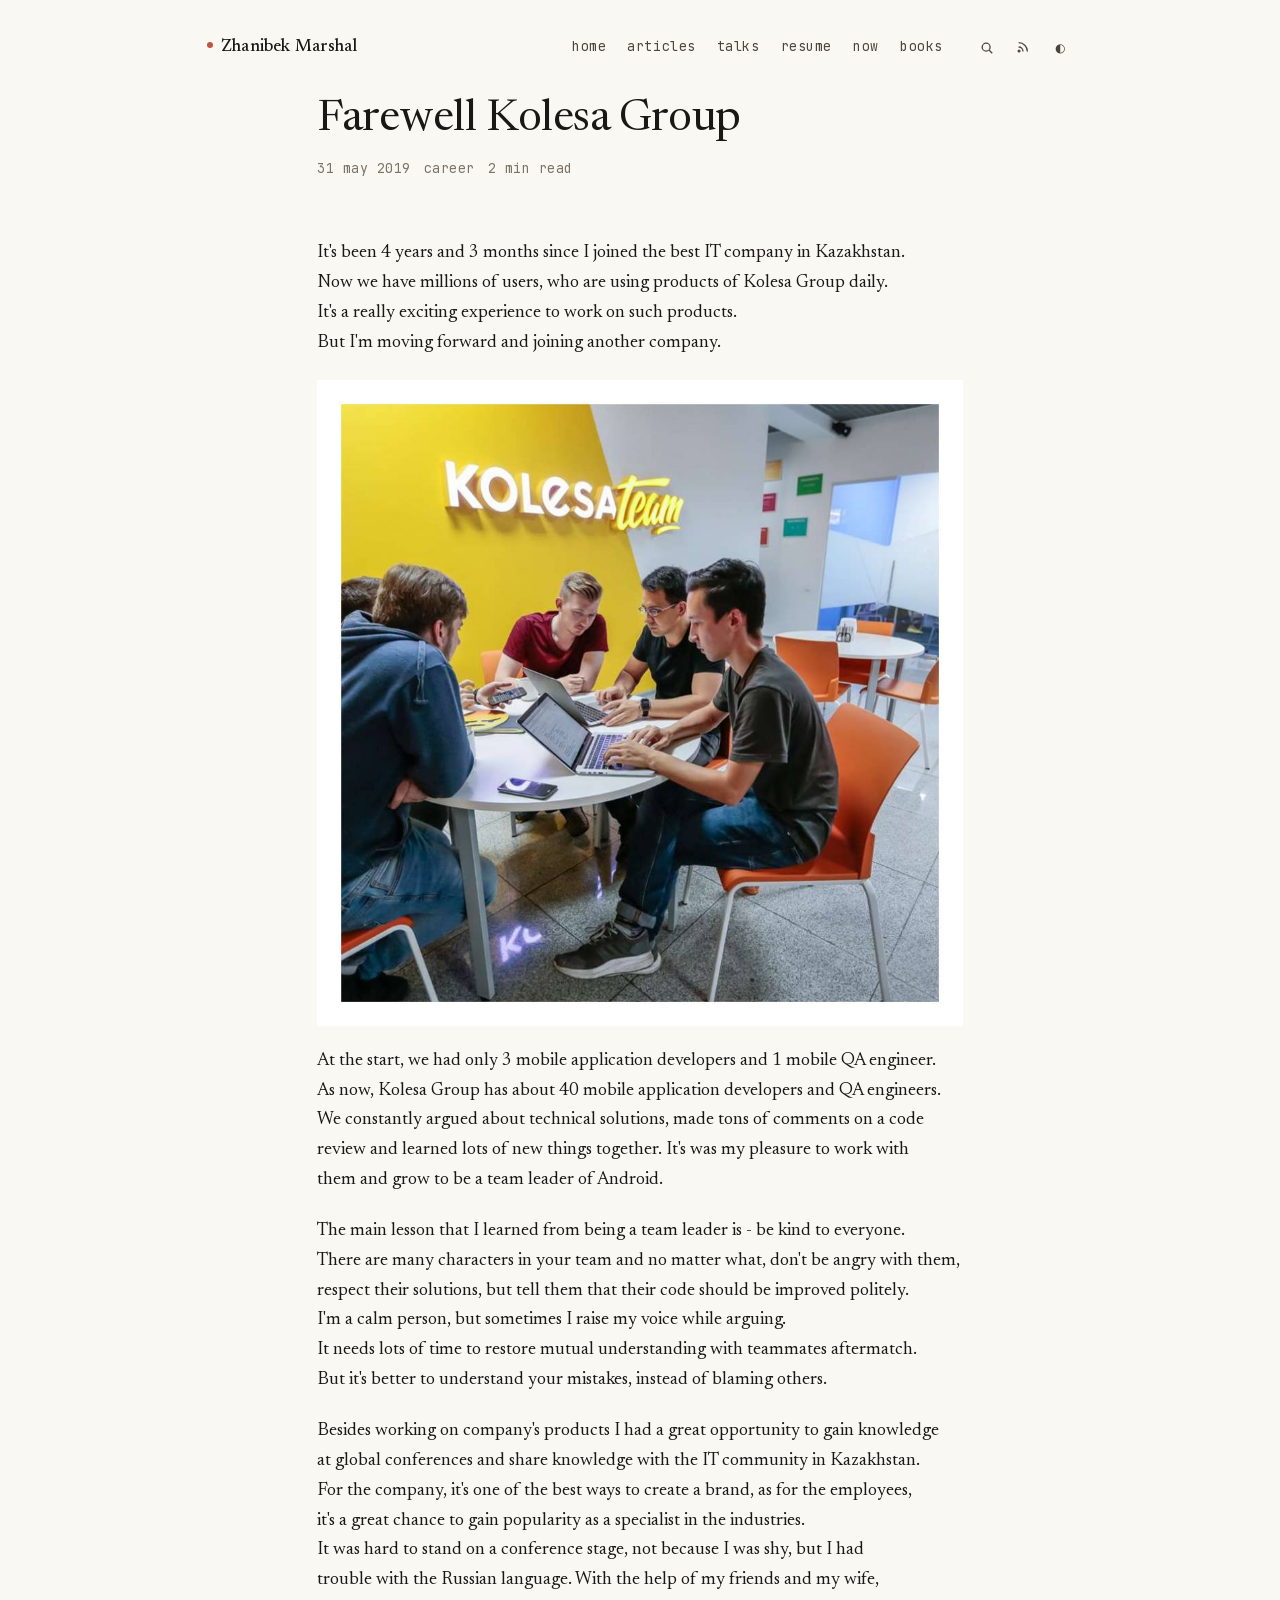
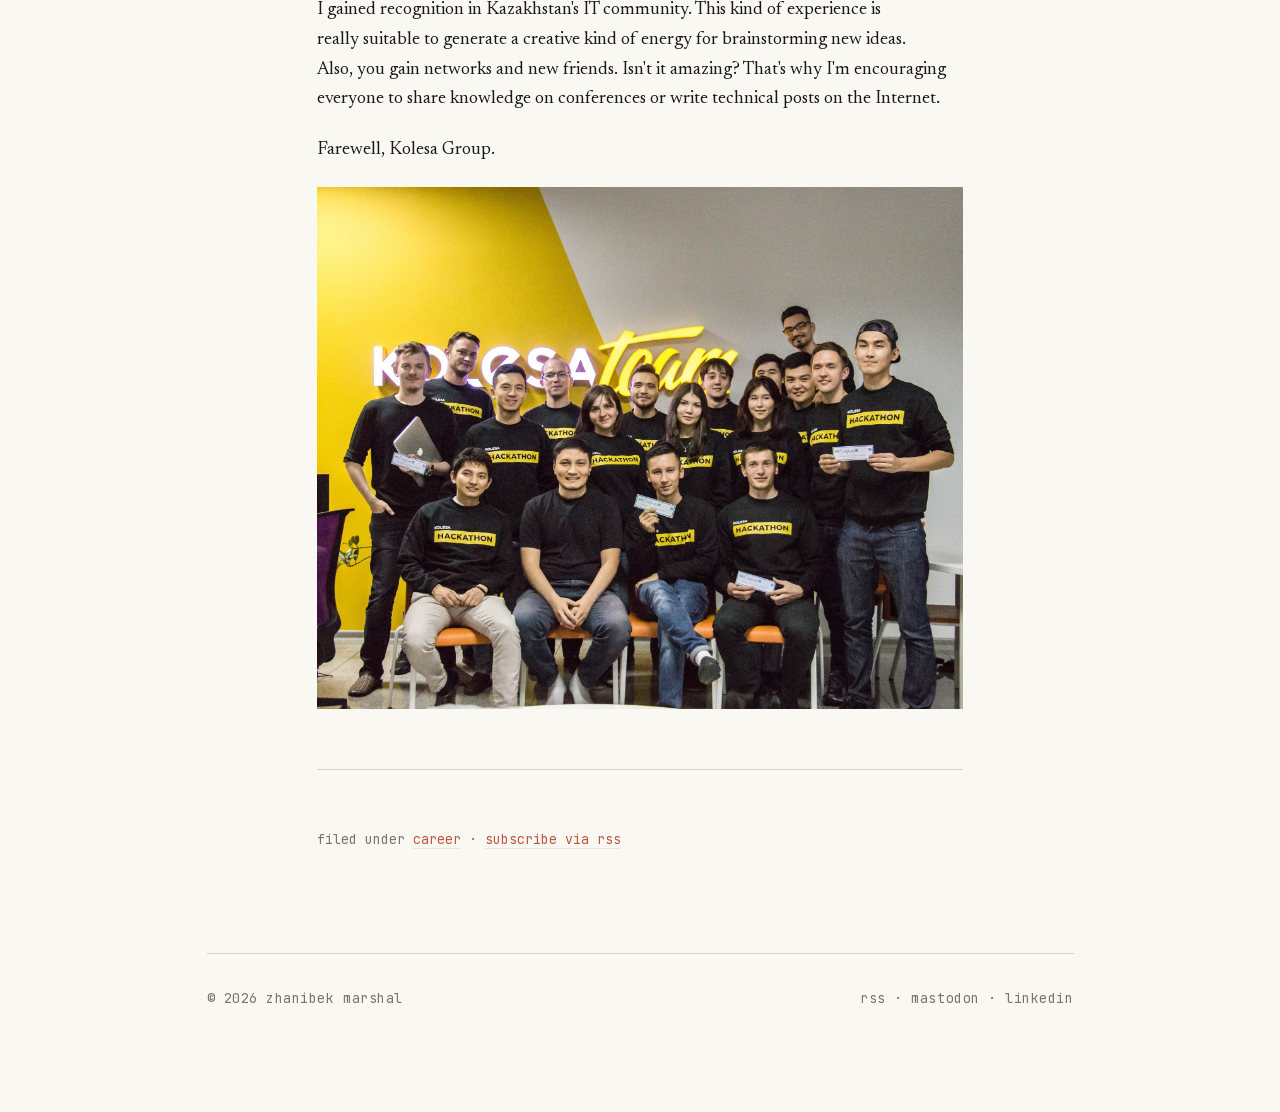
<file: farewell-kolesa.html>
<!doctype html>
<html lang="en">
<head>
<meta charset="utf-8">
<link rel="icon" href="favicon.svg" type="image/svg+xml">
<link rel="apple-touch-icon" href="favicon.svg">
<title>Farewell Kolesa Group - Zhanibek Marshal</title>
<meta name="viewport" content="width=device-width, initial-scale=1">
<link rel="canonical" href="https://zhanibek.dev/farewell-kolesa.html">
<meta name="description" content="After 4 years and 3 months at the best IT company in Kazakhstan, moving on - and what leading an Android team taught me about staying kind.">
<meta property="og:title" content="Farewell Kolesa Group - Zhanibek Marshal">
<meta property="og:description" content="After 4 years and 3 months at the best IT company in Kazakhstan, moving on - and what leading an Android team taught me about staying kind.">
<meta property="og:type" content="article">
<meta property="og:url" content="https://zhanibek.dev/farewell-kolesa.html">
<meta property="og:image" content="https://zhanibek.dev/assets/og-image.jpg">
<meta name="twitter:card" content="summary">
<link rel="alternate" type="application/rss+xml" title="Zhanibek Marshal - RSS" href="feed.xml">
<link rel="stylesheet" href="fonts.css">
<link rel="stylesheet" href="styles.css">
<script>(function(){const t=localStorage.getItem("zm.theme");if(t&&t!=="system")document.documentElement.setAttribute("data-theme",t);const d=localStorage.getItem("zm.density");if(d)document.documentElement.setAttribute("data-density",d);})();</script>
</head>
<body>

<div class="progress"></div>

<header class="site-header shell" style="padding-bottom:0; margin-bottom:0; border:0;">
  <a href="index.html" class="brand"><span class="dot"></span>Zhanibek Marshal</a>
  <nav class="primary">
    <a href="index.html">home</a>
    <a href="articles.html">articles</a>
    <a href="talks.html">talks</a>
    <a href="resume.html">resume</a>
    <a href="now.html">now</a>
    <a href="books.html">books</a>
    <span class="utilities">
      <button class="icon-btn" data-search-open><svg viewBox="0 0 16 16" fill="none" stroke="currentColor" stroke-width="1.5"><circle cx="7" cy="7" r="4.5"/><path d="M10.5 10.5L14 14"/></svg></button>
      <a class="icon-btn" href="feed.xml"><svg viewBox="0 0 16 16" fill="none" stroke="currentColor" stroke-width="1.5"><path d="M3 3a10 10 0 0 1 10 10"/><path d="M3 8a5 5 0 0 1 5 5"/><circle cx="3.5" cy="12.5" r="1" fill="currentColor"/></svg></a>
      <button class="icon-btn" data-theme-toggle>◐</button>
    </span>
  </nav>
</header>

<main class="shell">
  <article class="prose">
    <h1>Farewell Kolesa Group</h1>
    <div class="article-meta">
      <span>31 may 2019</span>
      <span>career</span>
      <span class="read-time">2 min read</span>
    </div>


    <p>It's been 4 years and 3 months since I joined the best IT company in Kazakhstan.<br />
    Now we have millions of users, who are using products of Kolesa Group daily.<br />
    It's a really exciting experience to work on such products.<br />
    But I'm moving forward and joining another company.</p>
    <p><img alt="Kolesa Hackathon" src="/assets/kolesa/kolesa-team.jpg" /></p>
    <p>At the start, we had only 3 mobile application developers and 1 mobile QA engineer.<br />
    As now, Kolesa Group has about 40 mobile application developers and QA engineers.<br />
    We constantly argued about technical solutions, made tons of comments on a code<br />
    review and learned lots of new things together. It's was my pleasure to work with<br />
    them and grow to be a team leader of Android.</p>
    <p>The main lesson that I learned from being a team leader is - be kind to everyone.<br />
    There are many characters in your team and no matter what, don't be angry with them,<br />
    respect their solutions, but tell them that their code should be improved politely.<br />
    I'm a calm person, but sometimes I raise my voice while arguing.<br />
    It needs lots of time to restore mutual understanding with teammates aftermatch.<br />
    But it's better to understand your mistakes, instead of blaming others.</p>
    <p>Besides working on company's products I had a great opportunity to gain knowledge<br />
    at global conferences and share knowledge with the IT community in Kazakhstan.<br />
    For the company, it's one of the best ways to create a brand, as for the employees,<br />
    it's a great chance to gain popularity as a specialist in the industries.<br />
    It was hard to stand on a conference stage, not because I was shy, but I had<br />
    trouble with the Russian language. With the help of my friends and my wife,<br />
    I gained recognition in Kazakhstan's IT community. This kind of experience is<br />
    really suitable to generate a creative kind of energy for brainstorming new ideas.<br />
    Also, you gain networks and new friends. Isn't it amazing? That's why I'm encouraging<br />
    everyone to share knowledge on conferences or write technical posts on the Internet.</p>
    <p>Farewell, Kolesa Group.</p>
    <p><img alt="Kolesa Hackathon" src="/assets/kolesa/kolesa-hackathon.jpg" /></p>

    <div class="divider"></div>
    <p style="font-family:var(--mono); font-size:var(--type-meta); color:var(--ink-3); text-transform:lowercase;">filed under <a href="articles.html">career</a> · <a href="feed.xml">subscribe via rss</a></p>
  </article>

  <footer class="site-footer">
    <span>© 2026 Zhanibek Marshal</span>
    <span><a href="feed.xml">rss</a> · <a href="https://androiddev.social/@zhanibek">mastodon</a> · <a href="https://www.linkedin.com/in/johnmarshal/">linkedin</a></span>
  </footer>
</main>

<div class="search-overlay" data-search-overlay data-open="false">
  <div class="search-box">
    <input class="search-input" data-search-input placeholder="search articles, talks, pages..." type="text" autocomplete="off">
    <div class="search-results" data-search-results></div>
  </div>
</div>

<script src="site-data.js"></script>
<script>
(function() {
  const THEME_KEY = "zm.theme";
  function applyTheme(t) {
    if (t === "system" || !t) document.documentElement.removeAttribute("data-theme");
    else document.documentElement.setAttribute("data-theme", t);
  }
  function currentTheme() { return localStorage.getItem(THEME_KEY) || "system"; }
  function nextTheme(t)   { return t === "light" ? "dark" : t === "dark" ? "system" : "light"; }
  function setLabel(btn) {
    const t = currentTheme();
    btn.textContent = t === "light" ? "☀" : t === "dark" ? "☾" : "◐";
    btn.setAttribute("title", `theme: ${t} (click to cycle)`);
  }
  applyTheme(currentTheme());

  document.addEventListener("DOMContentLoaded", () => {
    const btn = document.querySelector("[data-theme-toggle]");
    if (btn) { setLabel(btn); btn.addEventListener("click", () => { const t = nextTheme(currentTheme()); localStorage.setItem(THEME_KEY, t); applyTheme(t); setLabel(btn); }); }

    // active nav
    const raw = location.pathname.split("/").pop() || "index";
    const path = raw.replace(/\.html$/, "") || "index";
    document.querySelectorAll("nav.primary a").forEach(a => {
      const href = a.getAttribute("href").replace(/\.html$/, "");
      if (href === path) a.setAttribute("aria-current", "page");
    });

    // density
    const d = localStorage.getItem("zm.density") || "comfy";
    document.documentElement.setAttribute("data-density", d);

    // read-time hide
    const showRT = localStorage.getItem("zm.readtime") !== "false";
    document.documentElement.setAttribute("data-hide-readtime", String(!showRT));

    // search
    const overlay = document.querySelector("[data-search-overlay]");
    const input   = document.querySelector("[data-search-input]");
    const results = document.querySelector("[data-search-results]");
    const openBtn = document.querySelector("[data-search-open]");
    function buildIndex() {
      const items = [];
      (window.SITE?.articles || []).forEach(a => items.push({ kind:"article", title:a.title, excerpt:a.excerpt, href: a.url && /^https?:\/\//.test(a.url) ? a.url : (a.url || `article.html?slug=${a.slug}`) }));
      (window.SITE?.talks   || []).forEach(t => items.push({ kind:"talk",    title:t.title, excerpt:`${t.venue}, ${t.city}`, href:`talk.html?slug=${t.slug}` }));
      [{ kind:"page",title:"Resume",excerpt:"Experience",href:"resume.html"},
       { kind:"page",title:"Now",   excerpt:"What I'm working on",href:"now.html"},
       { kind:"page",title:"Articles",excerpt:"All writing",href:"articles.html"},
       { kind:"page",title:"Talks",  excerpt:"Public speaking",href:"talks.html"},
       { kind:"page",title:"Books",  excerpt:"Reading list",href:"books.html"}].forEach(p=>items.push(p));
      return items;
    }
    const idx = buildIndex(); let activeIdx = 0;
    function render(q) {
      if (!results) return;
      q = q.trim().toLowerCase();
      let list = q ? idx.filter(i => i.title.toLowerCase().includes(q) || (i.excerpt||"").toLowerCase().includes(q)) : idx;
      if (!list.length) { results.innerHTML = `<div class="search-empty">no results for "${q}"</div>`; return; }
      results.innerHTML = list.slice(0,12).map((r,i)=>`<a class="search-result ${i===activeIdx?'active':''}" href="${r.href}" data-idx="${i}"><span class="kind">${r.kind}</span><span class="title">${r.title}</span></a>`).join("");
    }
    function openSearch()  { if (!overlay) return; overlay.setAttribute("data-open","true"); activeIdx=0; render(""); setTimeout(()=>input?.focus(),30); }
    function closeSearch() { if (!overlay) return; overlay.setAttribute("data-open","false"); if (input) input.value=""; }
    openBtn?.addEventListener("click", openSearch);
    overlay?.addEventListener("click", e => { if (e.target===overlay) closeSearch(); });
    input?.addEventListener("input", e => { activeIdx=0; render(e.target.value); });
    input?.addEventListener("keydown", e => {
      const links = results.querySelectorAll(".search-result");
      if (e.key==="ArrowDown") { e.preventDefault(); activeIdx=Math.min(activeIdx+1,links.length-1); render(input.value); }
      else if (e.key==="ArrowUp") { e.preventDefault(); activeIdx=Math.max(activeIdx-1,0); render(input.value); }
      else if (e.key==="Enter") { const a=results.querySelector(`.search-result[data-idx="${activeIdx}"]`); if(a) location.href=a.getAttribute("href"); }
      else if (e.key==="Escape") closeSearch();
    });
    document.addEventListener("keydown", e => {
      if ((e.key==="k"||e.key==="K")&&(e.metaKey||e.ctrlKey)) { e.preventDefault(); openSearch(); }
      else if (e.key==="/"&&document.activeElement?.tagName!=="INPUT") { e.preventDefault(); openSearch(); }
      else if (e.key==="Escape"&&overlay?.getAttribute("data-open")==="true") closeSearch();
    });

    // reading progress
    const bar = document.querySelector(".progress");
    if (bar) {
      const onScroll = () => {
        const article = document.querySelector("article.prose");
        if (!article) { bar.style.width="0%"; return; }
        const rect = article.getBoundingClientRect();
        const pct  = Math.max(0, Math.min(1, -rect.top / (rect.height - window.innerHeight)));
        bar.style.width = (pct * 100) + "%";
      };
      window.addEventListener("scroll", onScroll, { passive:true });
      onScroll();
    }
  });

  window.ZM = {
    setDensity(d)   { localStorage.setItem("zm.density",d); document.documentElement.setAttribute("data-density",d); },
    setReadtime(v)  { localStorage.setItem("zm.readtime",String(!!v)); document.documentElement.setAttribute("data-hide-readtime",String(!v)); },
    setTheme(t)     { localStorage.setItem(THEME_KEY,t); applyTheme(t); const b=document.querySelector("[data-theme-toggle]"); if(b){ const t2=t==="light"?"☀":t==="dark"?"☾":"◐"; b.textContent=t2; } },
    getDensity()    { return localStorage.getItem("zm.density")||"comfy"; },
    getReadtime()   { return localStorage.getItem("zm.readtime")!=="false"; },
    getTheme()      { return currentTheme(); }
  };
})();
</script>
<script src="tweaks.js"></script>
</body>
</html>
</file>
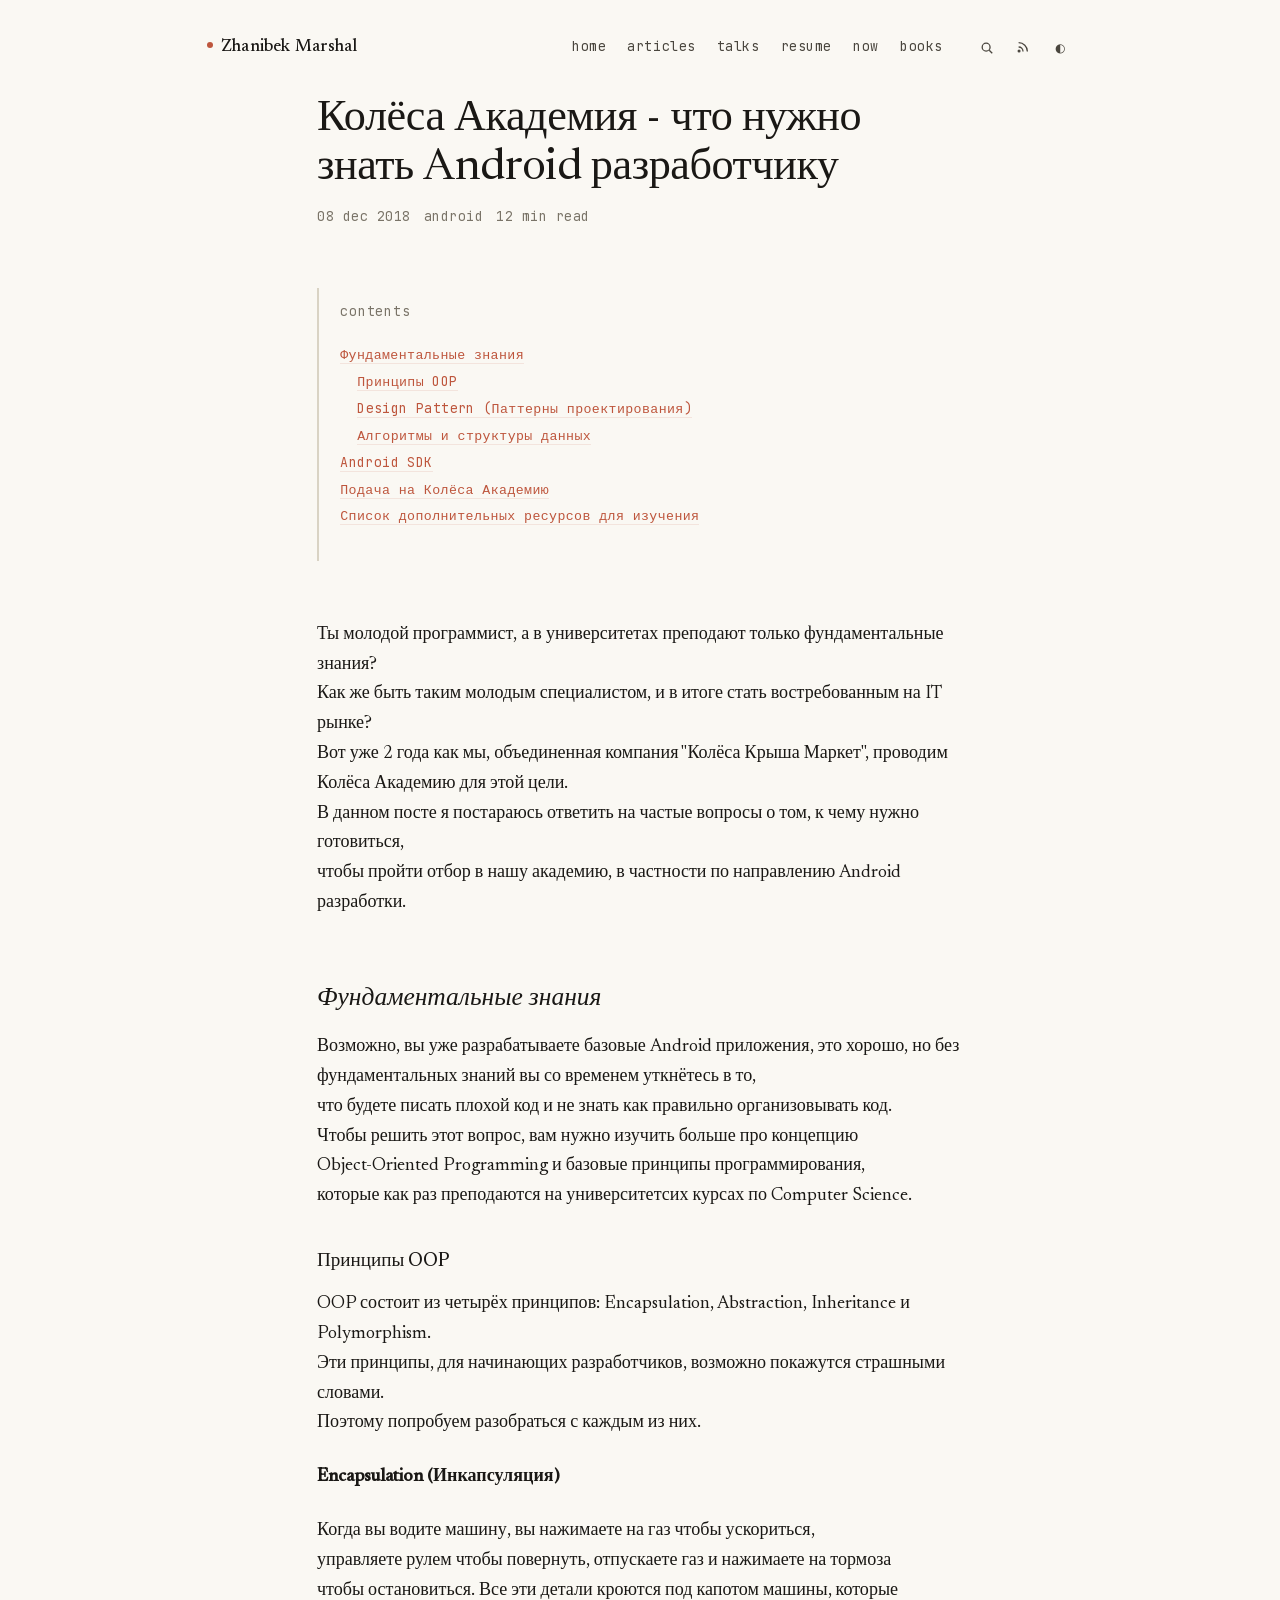
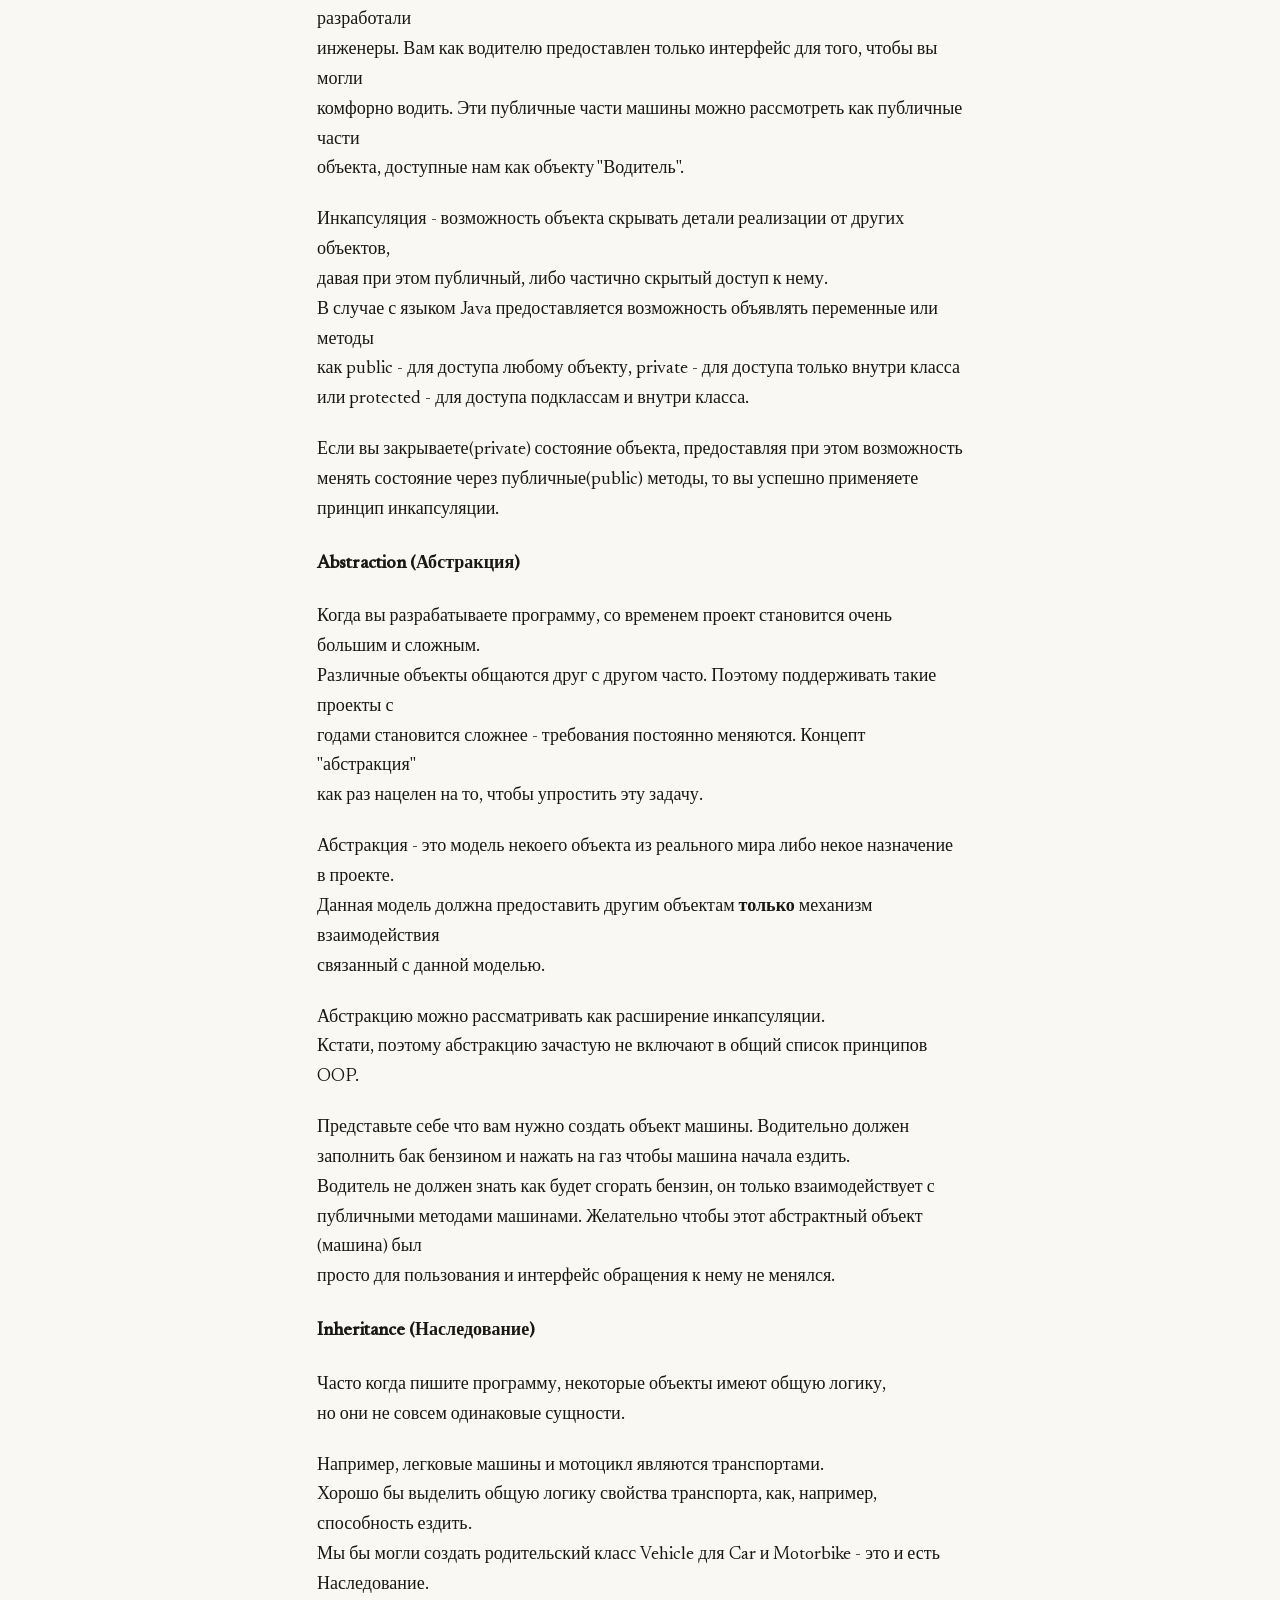
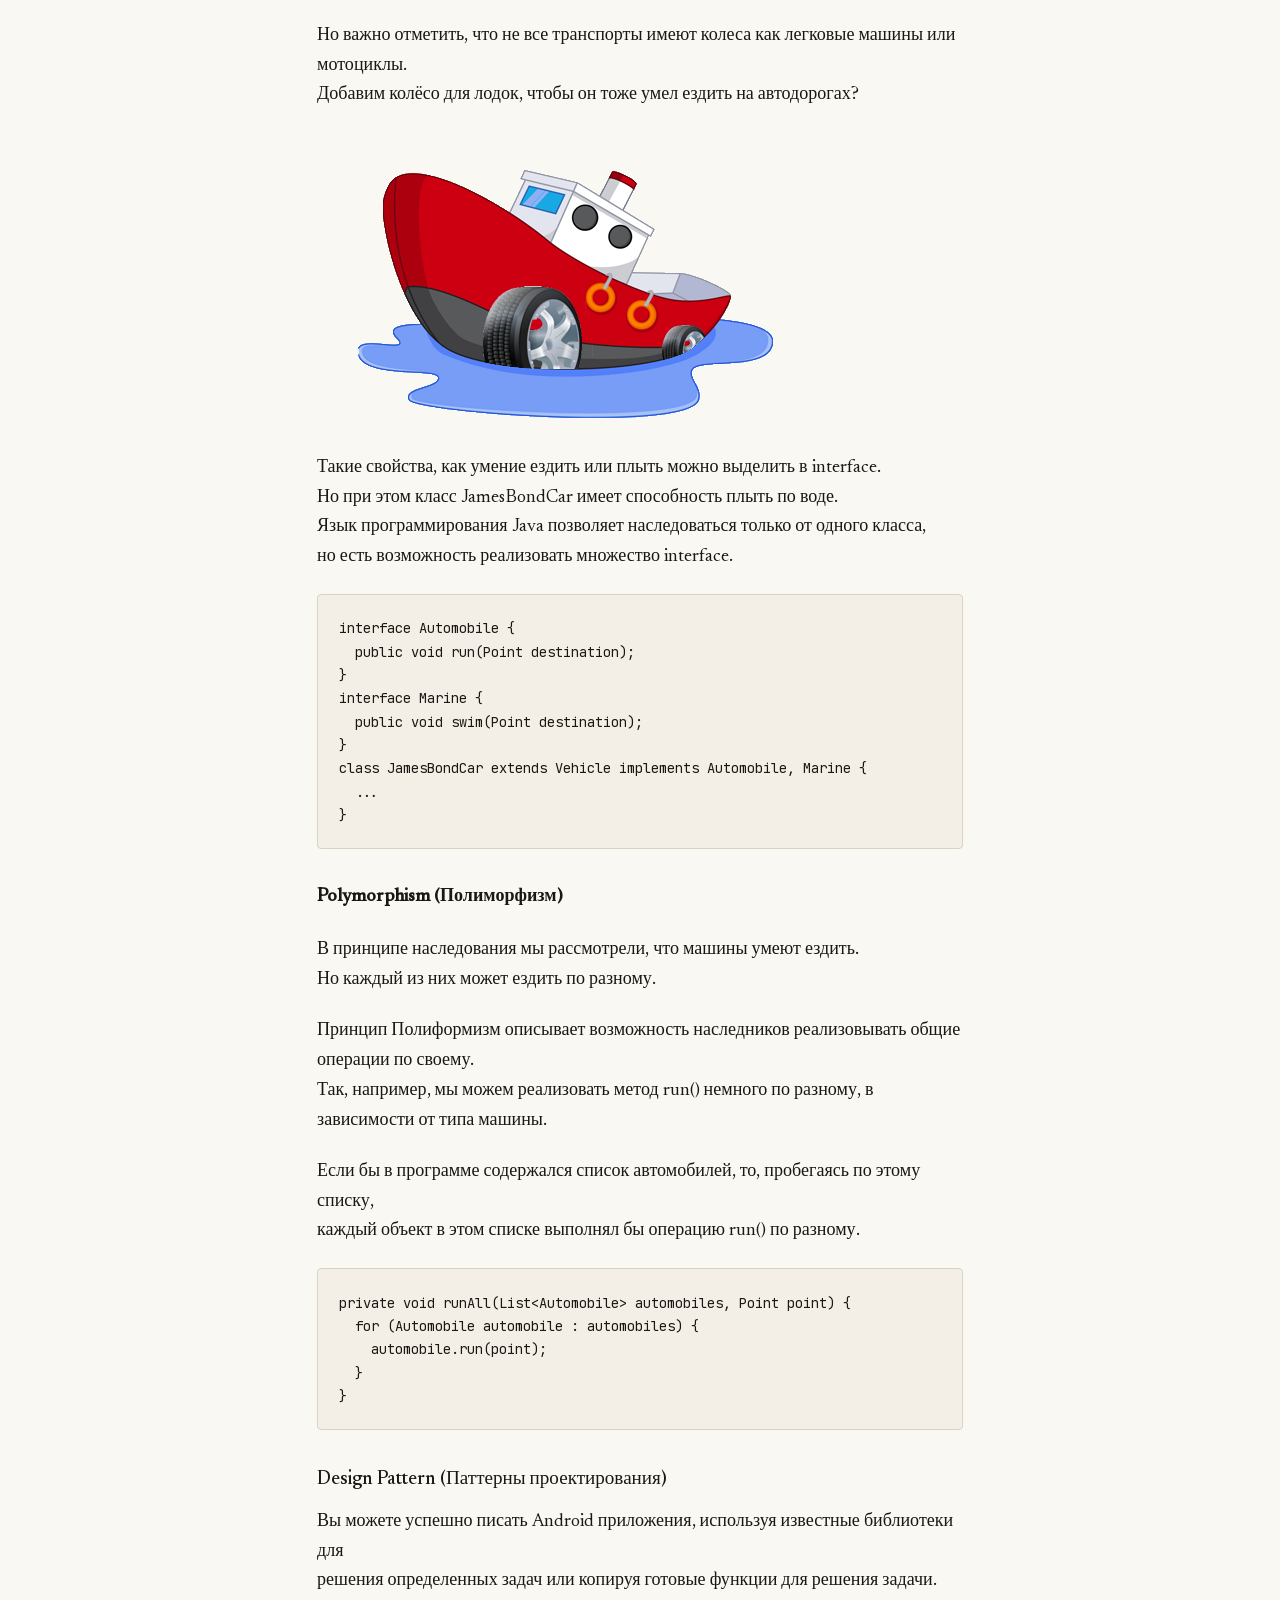
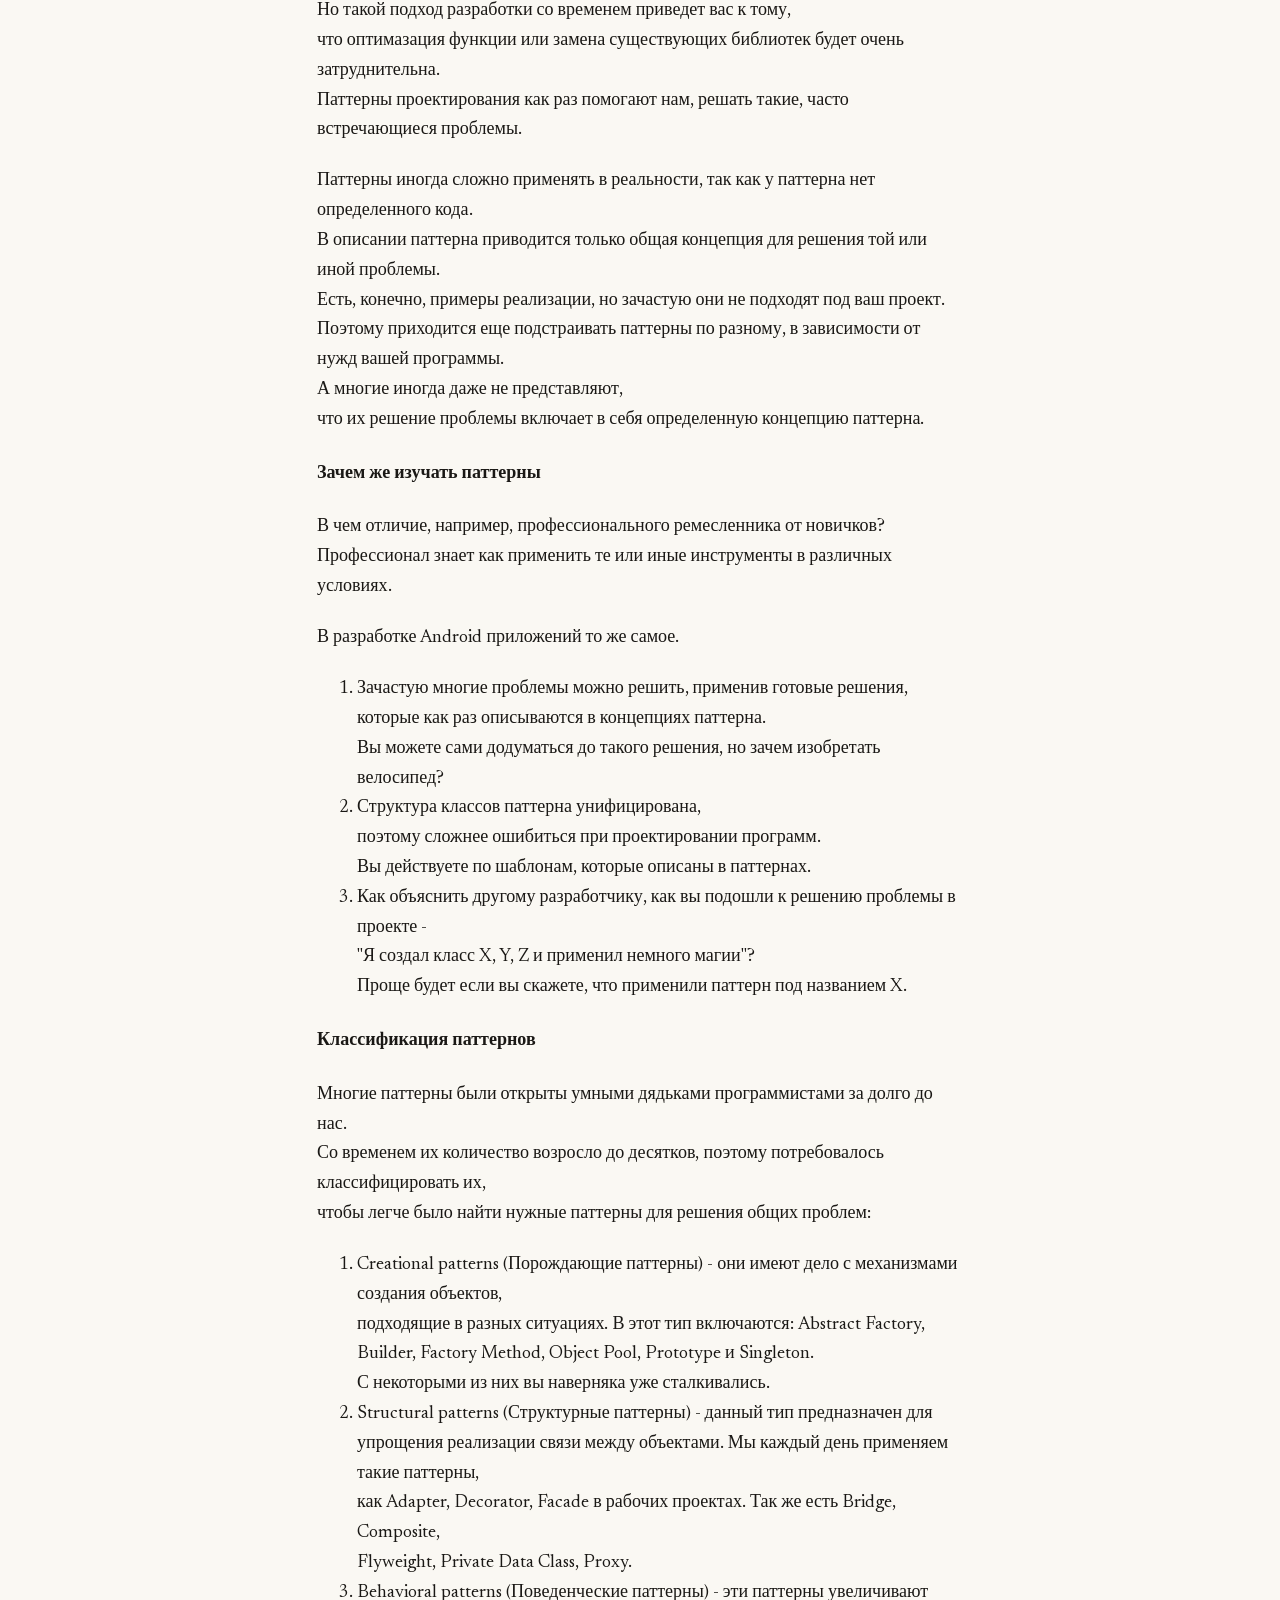
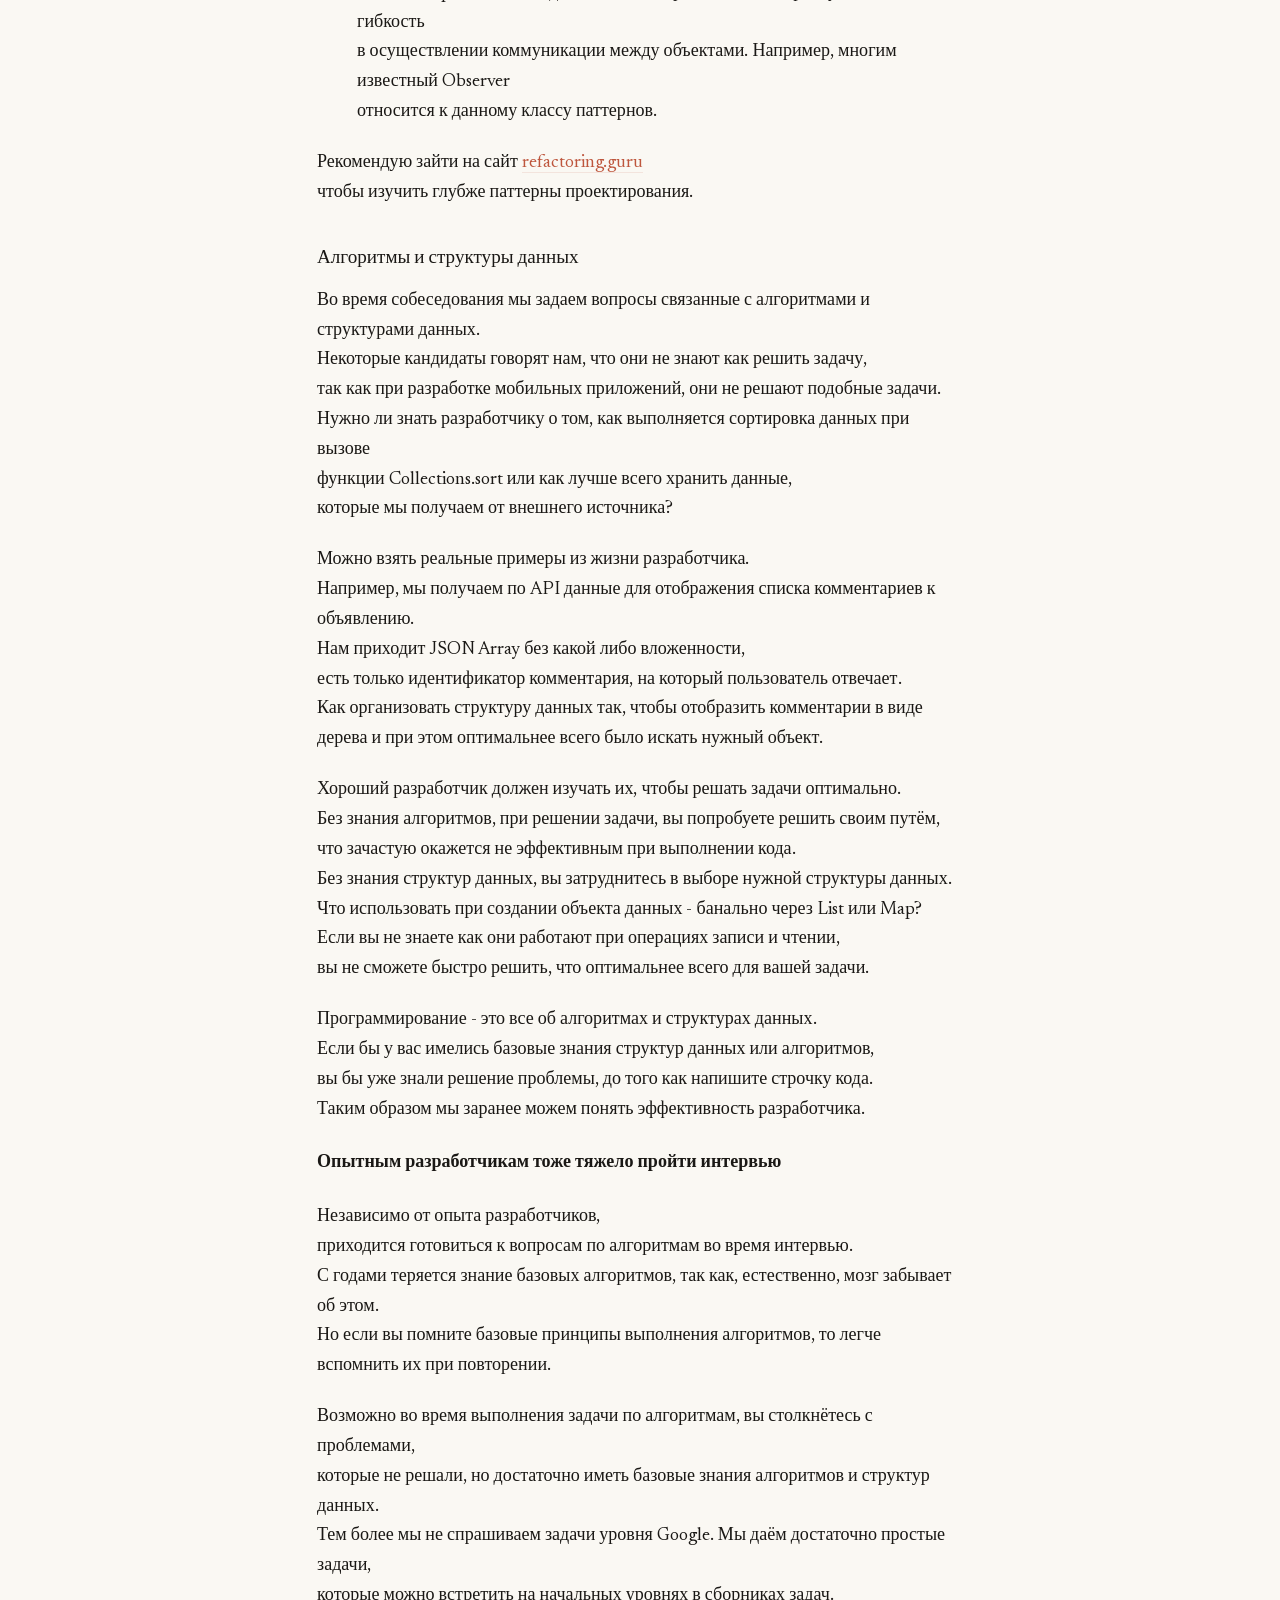
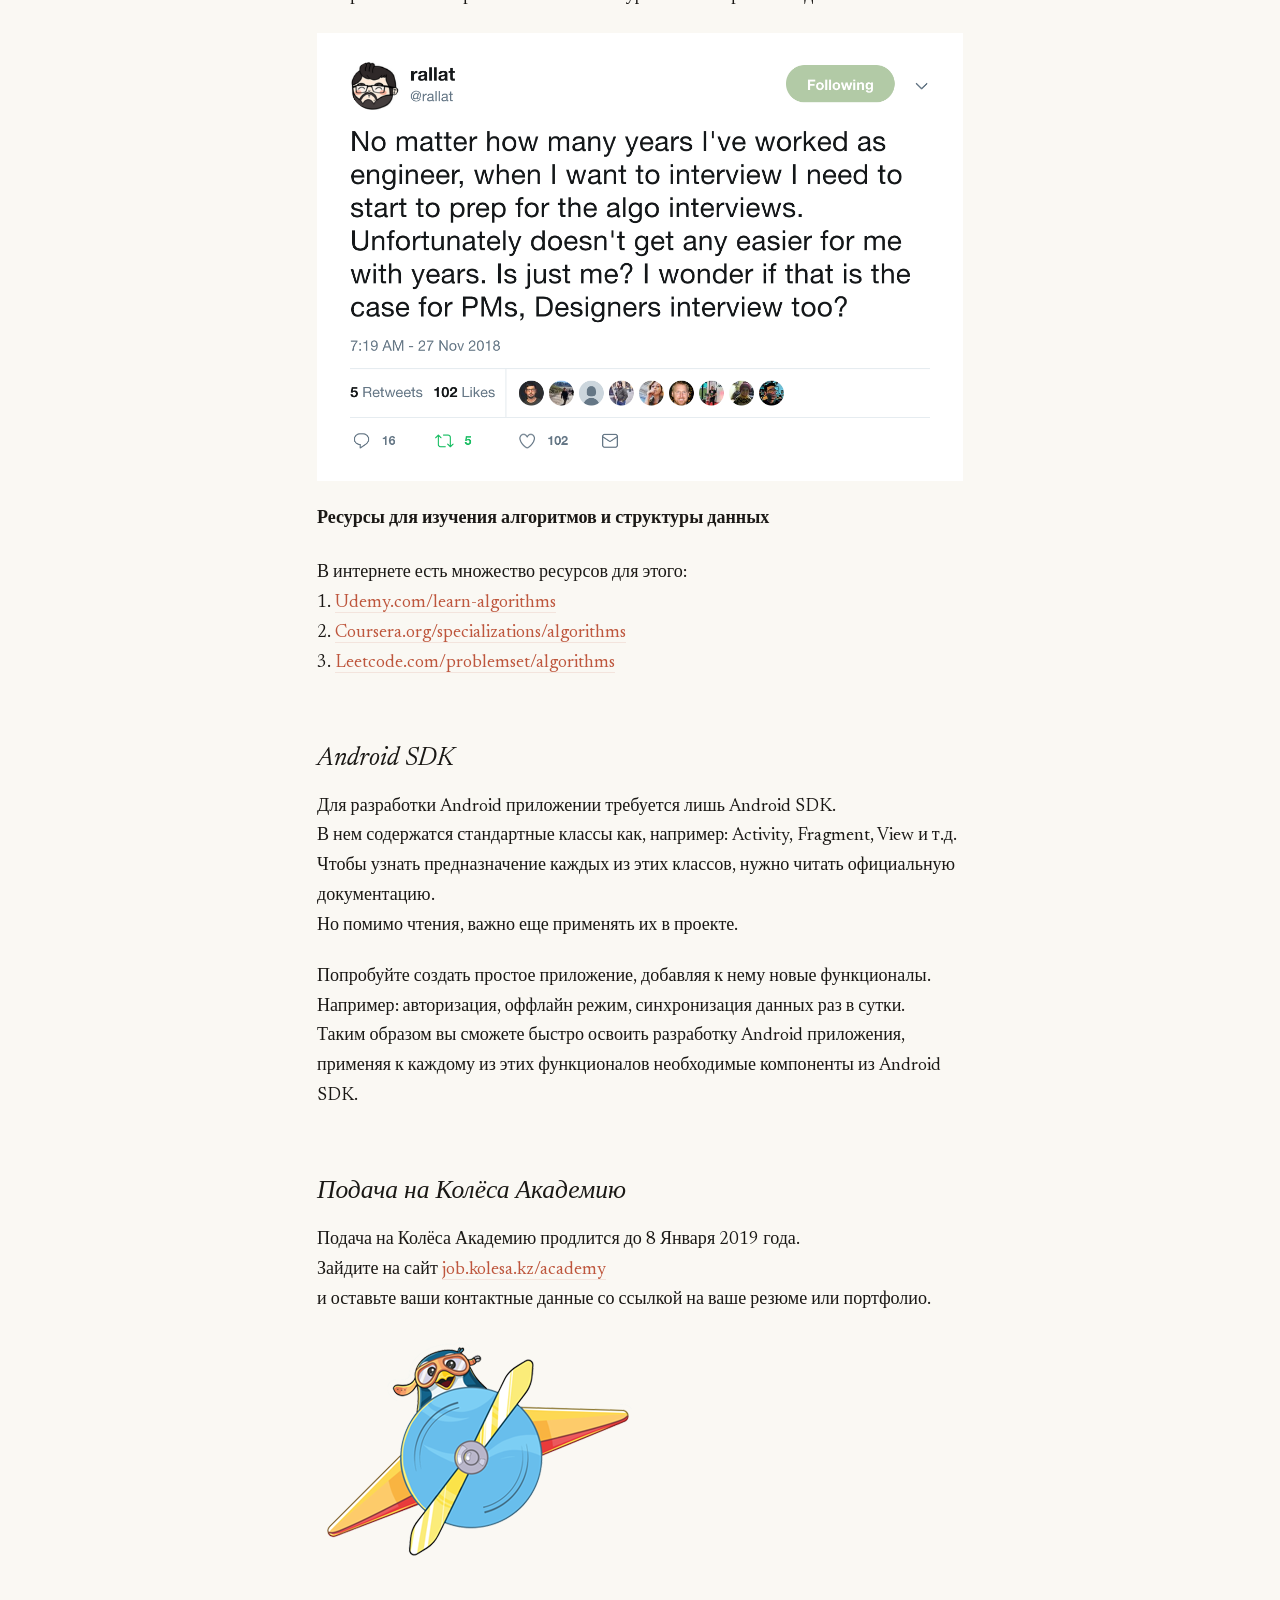
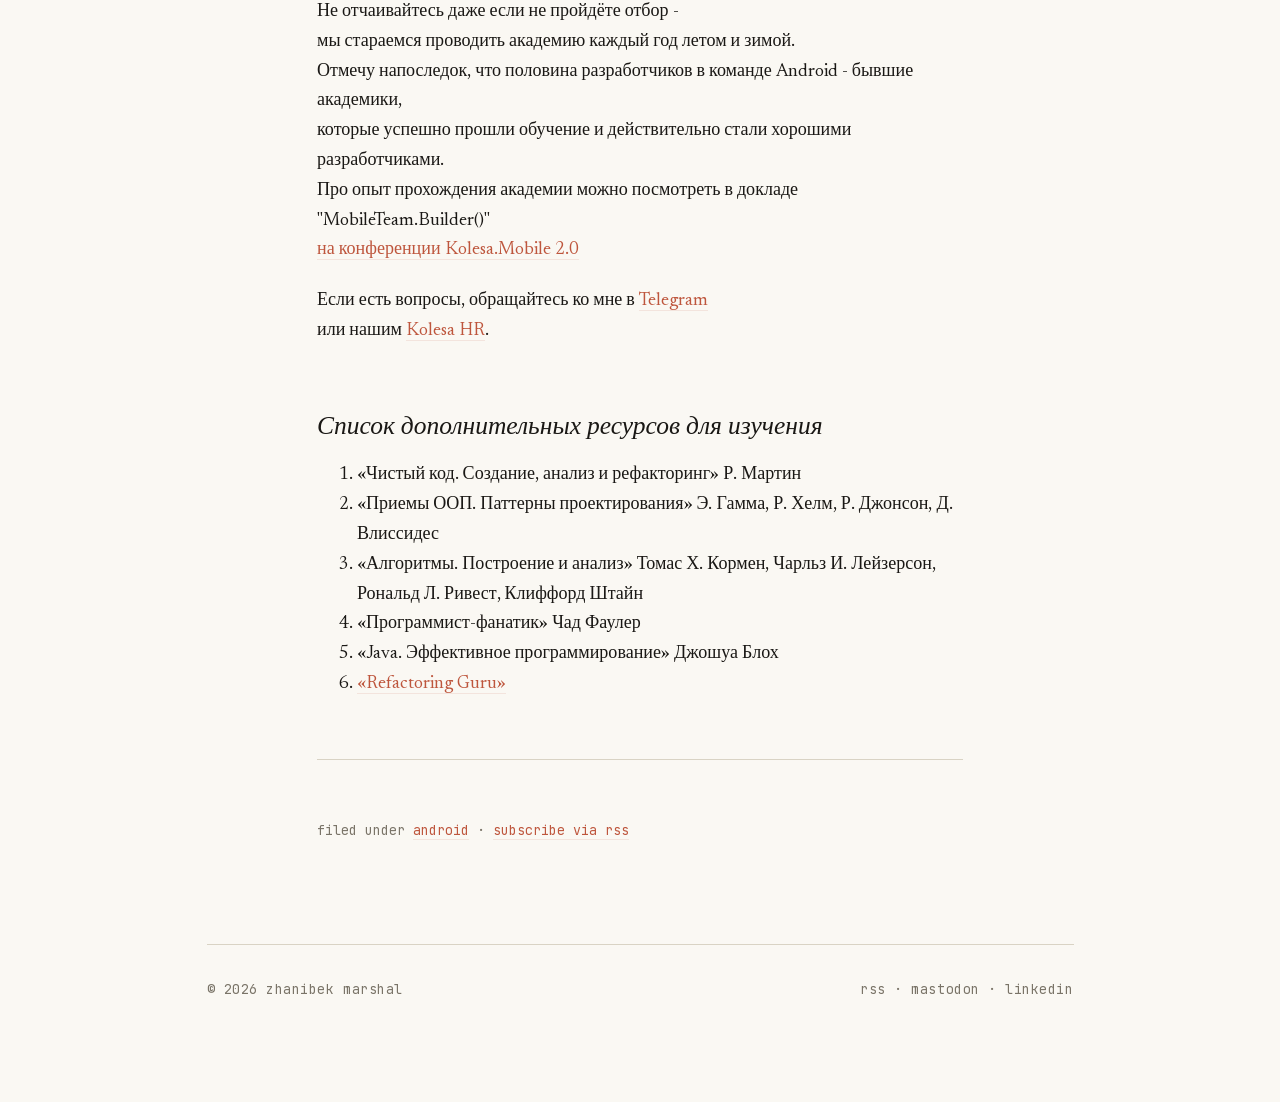
<file: kolesa-academy-android.html>
<!doctype html>
<html lang="ru">
<head>
<meta charset="utf-8">
<link rel="icon" href="favicon.svg" type="image/svg+xml">
<link rel="apple-touch-icon" href="favicon.svg">
<title>Колёса Академия - что нужно знать Android разработчику - Zhanibek Marshal</title>
<meta name="viewport" content="width=device-width, initial-scale=1">
<link rel="canonical" href="https://zhanibek.dev/kolesa-academy-android.html">
<meta name="description" content="OOP, паттерны, алгоритмы и Android SDK - что нужно знать, чтобы пройти отбор в Колёса Академию.">
<meta property="og:title" content="Колёса Академия - что нужно знать Android разработчику - Zhanibek Marshal">
<meta property="og:description" content="OOP, паттерны, алгоритмы и Android SDK - что нужно знать, чтобы пройти отбор в Колёса Академию.">
<meta property="og:type" content="article">
<meta property="og:url" content="https://zhanibek.dev/kolesa-academy-android.html">
<meta property="og:image" content="https://zhanibek.dev/assets/og-image.jpg">
<meta name="twitter:card" content="summary">
<link rel="alternate" type="application/rss+xml" title="Zhanibek Marshal - RSS" href="feed.xml">
<link rel="stylesheet" href="fonts.css">
<link rel="stylesheet" href="styles.css">
<script>(function(){const t=localStorage.getItem("zm.theme");if(t&&t!=="system")document.documentElement.setAttribute("data-theme",t);const d=localStorage.getItem("zm.density");if(d)document.documentElement.setAttribute("data-density",d);})();</script>
</head>
<body>

<div class="progress"></div>

<header class="site-header shell" style="padding-bottom:0; margin-bottom:0; border:0;">
  <a href="index.html" class="brand"><span class="dot"></span>Zhanibek Marshal</a>
  <nav class="primary">
    <a href="index.html">home</a>
    <a href="articles.html">articles</a>
    <a href="talks.html">talks</a>
    <a href="resume.html">resume</a>
    <a href="now.html">now</a>
    <a href="books.html">books</a>
    <span class="utilities">
      <button class="icon-btn" data-search-open><svg viewBox="0 0 16 16" fill="none" stroke="currentColor" stroke-width="1.5"><circle cx="7" cy="7" r="4.5"/><path d="M10.5 10.5L14 14"/></svg></button>
      <a class="icon-btn" href="feed.xml"><svg viewBox="0 0 16 16" fill="none" stroke="currentColor" stroke-width="1.5"><path d="M3 3a10 10 0 0 1 10 10"/><path d="M3 8a5 5 0 0 1 5 5"/><circle cx="3.5" cy="12.5" r="1" fill="currentColor"/></svg></a>
      <button class="icon-btn" data-theme-toggle>◐</button>
    </span>
  </nav>
</header>

<main class="shell">
  <article class="prose">
    <h1>Колёса Академия - что нужно знать Android разработчику</h1>
    <div class="article-meta">
      <span>08 dec 2018</span>
      <span>android</span>
      <span class="read-time">12 min read</span>
    </div>

    <nav class="toc">
      <p class="toc-label">contents</p>
      <ul>
    <li><a href="#s1">Фундаментальные знания</a></li>
    <li class="toc-h3"><a href="#s2">Принципы OOP</a></li>
    <li class="toc-h3"><a href="#s7">Design Pattern (Паттерны проектирования)</a></li>
    <li class="toc-h3"><a href="#s10">Алгоритмы и структуры данных</a></li>
    <li><a href="#s13">Android SDK</a></li>
    <li><a href="#s14">Подача на Колёса Академию</a></li>
    <li><a href="#s15">Список дополнительных ресурсов для изучения</a></li>
      </ul>
    </nav>
    <p>Ты молодой программист, а в университетах преподают только фундаментальные знания?<br />
    Как же быть таким молодым специалистом, и в итоге стать востребованным на IT рынке?<br />
    Вот уже 2 года как мы, объединенная компания "Колёса Крыша Маркет", проводим<br />
    Колёса Академию для этой цели.<br />
    В данном посте я постараюсь ответить на частые вопросы о том, к чему нужно готовиться,<br />
    чтобы пройти отбор в нашу академию, в частности по направлению Android разработки.</p>
    <h2 id="s1">Фундаментальные знания</h2>
    <p>Возможно, вы уже разрабатываете базовые Android приложения, это хорошо, но без фундаментальных знаний вы со временем уткнётесь в то,<br />
    что будете писать плохой код и не знать как правильно организовывать код.<br />
    Чтобы решить этот вопрос, вам нужно изучить больше про концепцию<br />
    Object-Oriented Programming и базовые принципы программирования,<br />
    которые как раз преподаются на университетсих курсах по Computer Science.</p>
    <h3 id="s2">Принципы OOP</h3>
    <p>OOP состоит из четырёх принципов: Encapsulation, Abstraction, Inheritance и Polymorphism.<br />
    Эти принципы, для начинающих разработчиков, возможно покажутся страшными словами.<br />
    Поэтому попробуем разобраться с каждым из них.</p>
    <h4 id="s3">Encapsulation (Инкапсуляция)</h4>
    <p>Когда вы водите машину, вы нажимаете на газ чтобы ускориться,<br />
    управляете рулем чтобы повернуть, отпускаете газ и нажимаете на тормоза<br />
    чтобы остановиться. Все эти детали кроются под капотом машины, которые разработали<br />
    инженеры. Вам как водителю предоставлен только интерфейс для того, чтобы вы могли<br />
    комфорно водить. Эти публичные части машины можно рассмотреть как публичные части<br />
    объекта, доступные нам как объекту "Водитель".</p>
    <p>Инкапсуляция - возможность объекта скрывать детали реализации от других объектов,<br />
    давая при этом публичный, либо частично скрытый доступ к нему.<br />
    В случае с языком Java предоставляется возможность объявлять переменные или методы<br />
    как public - для доступа любому объекту, private - для доступа только внутри класса или protected - для доступа подклассам и внутри класса.</p>
    <p>Если вы закрываете(private) состояние объекта, предоставляя при этом возможность<br />
    менять состояние через публичные(public) методы, то вы успешно применяете<br />
    принцип инкапсуляции.</p>
    <h4 id="s4">Abstraction (Абстракция)</h4>
    <p>Когда вы разрабатываете программу, со временем проект становится очень большим и сложным.<br />
    Различные объекты общаются друг с другом часто. Поэтому поддерживать такие проекты с<br />
    годами становится сложнее - требования постоянно меняются. Концепт "абстракция"<br />
    как раз нацелен на то, чтобы упростить эту задачу.</p>
    <p>Абстракция - это модель некоего объекта из реального мира либо некое назначение в проекте.<br />
    Данная модель должна предоставить другим объектам <strong>только</strong> механизм взаимодействия<br />
    связанный с данной моделью.</p>
    <p>Абстракцию можно рассматривать как расширение инкапсуляции.<br />
    Кстати, поэтому абстракцию зачастую не включают в общий список принципов OOP.</p>
    <p>Представьте себе что вам нужно создать объект машины. Водительно должен<br />
    заполнить бак бензином и нажать на газ чтобы машина начала ездить.<br />
    Водитель не должен знать как будет сгорать бензин, он только взаимодействует с<br />
    публичными методами машинами. Желательно чтобы этот абстрактный объект (машина) был<br />
    просто для пользования и интерфейс обращения к нему не менялся.</p>
    <h4 id="s5">Inheritance (Наследование)</h4>
    <p>Часто когда пишите программу, некоторые объекты имеют общую логику,<br />
    но они не совсем одинаковые сущности.</p>
    <p>Например, легковые машины и мотоцикл являются транспортами.<br />
    Хорошо бы выделить общую логику свойства транспорта, как, например, способность ездить.<br />
    Мы бы могли создать родительский класс Vehicle для Car и Motorbike - это и есть Наследование.</p>
    <p>Но важно отметить, что не все транспорты имеют колеса как легковые машины или мотоциклы.<br />
    Добавим колёсо для лодок, чтобы он тоже умел ездить на автодорогах?</p>
    <p><img alt="boat with wheels" src="/assets/academy/boat-with-wheels.png" /></p>
    <p>Такие свойства, как умение ездить или плыть можно выделить в interface.<br />
    Но при этом класс JamesBondCar имеет способность плыть по воде.<br />
    Язык программирования Java позволяет наследоваться только от одного класса,<br />
    но есть возможность реализовать множество interface.</p>
<pre><code class="language-java">interface Automobile {
  public void run(Point destination);
}
interface Marine {
  public void swim(Point destination);
}
class JamesBondCar extends Vehicle implements Automobile, Marine {
  ...
}
</code></pre>
    <h4 id="s6">Polymorphism (Полиморфизм)</h4>
    <p>В принципе наследования мы рассмотрели, что машины умеют ездить.<br />
    Но каждый из них может ездить по разному.</p>
    <p>Принцип Полиформизм описывает возможность наследников реализовывать общие операции по своему.<br />
    Так, например, мы можем реализовать метод run() немного по разному, в зависимости от типа машины.</p>
    <p>Если бы в программе содержался список автомобилей, то, пробегаясь по этому списку,<br />
    каждый объект в этом списке выполнял бы операцию run() по разному.</p>
<pre><code class="language-java">private void runAll(List&lt;Automobile&gt; automobiles, Point point) {
  for (Automobile automobile : automobiles) {
    automobile.run(point);
  }
}
</code></pre>
    <h3 id="s7">Design Pattern (Паттерны проектирования)</h3>
    <p>Вы можете успешно писать Android приложения, используя известные библиотеки для<br />
    решения определенных задач или копируя готовые функции для решения задачи.<br />
    Но такой подход разработки со временем приведет вас к тому,<br />
    что оптимазация функции или замена существующих библиотек будет очень затруднительна.<br />
    Паттерны проектирования как раз помогают нам, решать такие, часто встречающиеся  проблемы.</p>
    <p>Паттерны иногда сложно применять в реальности, так как у паттерна нет определенного кода.<br />
    В описании паттерна приводится только общая концепция для решения той или иной проблемы.<br />
    Есть, конечно, примеры реализации, но зачастую они не подходят под ваш проект.<br />
    Поэтому приходится еще подстраивать паттерны по разному, в зависимости от нужд вашей программы.<br />
    А многие иногда даже не представляют,<br />
    что их решение проблемы включает в себя определенную концепцию паттерна.</p>
    <h4 id="s8">Зачем же изучать паттерны</h4>
    <p>В чем отличие, например, профессионального ремесленника от новичков?<br />
    Профессионал знает как применить те или иные инструменты в различных условиях.</p>
    <p>В разработке Android приложений то же самое.</p>
    <ol>
    <li>Зачастую многие проблемы можно решить, применив готовые решения,<br />
    которые как раз описываются в концепциях паттерна.<br />
    Вы можете сами додуматься до такого решения, но зачем изобретать велосипед?</li>
    <li>Структура классов паттерна унифицирована,<br />
    поэтому сложнее ошибиться при проектировании программ.<br />
    Вы действуете по шаблонам, которые описаны в паттернах.</li>
    <li>Как объяснить другому разработчику, как вы подошли к решению проблемы в проекте -<br />
    "Я создал класс X, Y, Z и применил немного магии"?<br />
    Проще будет если вы скажете, что применили паттерн под названием X.</li>
    </ol>
    <h4 id="s9">Классификация паттернов</h4>
    <p>Многие паттерны были открыты умными дядьками программистами за долго до нас.<br />
    Со временем их количество возросло до десятков, поэтому потребовалось  классифицировать их,<br />
    чтобы легче было найти нужные паттерны для решения общих проблем:</p>
    <ol>
    <li>Creational patterns (Порождающие паттерны) - они имеют дело с механизмами создания объектов,<br />
    подходящие в разных ситуациях. В этот тип включаются: Abstract Factory,<br />
    Builder, Factory Method, Object Pool, Prototype и Singleton.<br />
    С некоторыми из них вы наверняка уже сталкивались.</li>
    <li>Structural patterns (Структурные паттерны) - данный тип предназначен для<br />
    упрощения реализации связи между объектами. Мы каждый день применяем такие паттерны,<br />
    как Adapter, Decorator, Facade в рабочих проектах. Так же есть Bridge, Composite,<br />
    Flyweight, Private Data Class, Proxy.</li>
    <li>Behavioral patterns (Поведенческие паттерны) - эти паттерны увеличивают гибкость<br />
    в осуществлении коммуникации между объектами. Например, многим известный Observer<br />
    относится к данному классу паттернов.</li>
    </ol>
    <p>Рекомендую зайти на сайт <a href="https://refactoring.guru/ru/design-patterns">refactoring.guru</a><br />
    чтобы изучить глубже паттерны проектирования.</p>
    <h3 id="s10">Алгоритмы и структуры данных</h3>
    <p>Во время собеседования мы задаем вопросы связанные с алгоритмами и структурами данных.<br />
    Некоторые кандидаты говорят нам, что они не знают как решить задачу,<br />
    так как при разработке мобильных приложений, они не решают подобные задачи.<br />
    Нужно ли знать разработчику о том, как выполняется сортировка данных при вызове<br />
    функции Collections.sort или как лучше всего хранить данные,<br />
    которые мы получаем от внешнего источника?</p>
    <p>Можно взять реальные примеры из жизни разработчика.<br />
    Например, мы получаем по API данные для отображения списка комментариев к объявлению.<br />
    Нам приходит JSON Array без какой либо вложенности,<br />
    есть только идентификатор комментария, на который пользователь отвечает.<br />
    Как организовать структуру данных так, чтобы отобразить комментарии в виде<br />
    дерева и при этом оптимальнее всего было искать нужный объект.</p>
    <p>Хороший разработчик должен изучать их, чтобы решать задачи оптимально.<br />
    Без знания алгоритмов, при решении задачи, вы попробуете решить своим путём,<br />
    что зачастую окажется не эффективным при выполнении кода.<br />
    Без знания структур данных, вы затруднитесь в выборе нужной структуры данных.<br />
    Что использовать при создании объекта данных - банально через List или Map?<br />
    Если вы не знаете как они работают при операциях записи и чтении,<br />
    вы не сможете быстро решить, что оптимальнее всего для вашей задачи.</p>
    <p>Программирование - это все об алгоритмах и структурах данных.<br />
    Если бы у вас имелись базовые знания структур данных или алгоритмов,<br />
    вы бы уже знали решение проблемы, до того как напишите строчку кода.<br />
    Таким образом мы заранее можем понять эффективность разработчика.</p>
    <h4 id="s11">Опытным разработчикам тоже тяжело пройти интервью</h4>
    <p>Независимо от опыта разработчиков,<br />
    приходится готовиться к вопросам по алгоритмам во время интервью.<br />
    С годами теряется знание базовых алгоритмов, так как, естественно, мозг забывает об этом.<br />
    Но если вы помните базовые принципы выполнения алгоритмов, то легче вспомнить их при повторении.</p>
    <p>Возможно во время выполнения задачи по алгоритмам, вы столкнётесь с проблемами,<br />
    которые не решали, но достаточно иметь базовые знания алгоритмов и структур данных.<br />
    Тем более мы не спрашиваем задачи уровня Google. Мы даём достаточно простые задачи,<br />
    которые можно встретить на начальных уровнях в сборниках задач.</p>
    <p><img alt="Twitter/Rallat" src="/assets/academy/twitter-rallat.png" /></p>
    <h4 id="s12">Ресурсы для изучения алгоритмов и структуры данных</h4>
    <p>В интернете есть множество ресурсов для этого:<br />
    1. <a href="https://www.udemy.com/learn-algorithms">Udemy.com/learn-algorithms</a><br />
    2. <a href="https://www.coursera.org/specializations/algorithms">Coursera.org/specializations/algorithms</a><br />
    3. <a href="https://leetcode.com/problemset/algorithms/">Leetcode.com/problemset/algorithms</a></p>
    <h2 id="s13">Android SDK</h2>
    <p>Для разработки Android приложении требуется лишь Android SDK.<br />
    В нем содержатся стандартные классы как, например: Activity, Fragment, View и т.д.<br />
    Чтобы узнать предназначение каждых из этих классов, нужно читать официальную документацию.<br />
    Но помимо чтения, важно еще применять их в проекте.</p>
    <p>Попробуйте создать простое приложение, добавляя к нему новые функционалы.<br />
    Например: авторизация, оффлайн режим, синхронизация данных раз в сутки.<br />
    Таким образом вы сможете быстро освоить разработку Android приложения,<br />
    применяя к каждому из этих функционалов необходимые компоненты из Android SDK.</p>
    <h2 id="s14">Подача на Колёса Академию</h2>
    <p>Подача на Колёса Академию продлится до 8 Января 2019 года.<br />
    Зайдите на сайт <a href="https://job.kolesa.kz/academy">job.kolesa.kz/academy</a><br />
    и оставьте ваши контактные данные со ссылкой на ваше резюме или портфолио.</p>
    <p><img alt="Kolesa Academy Penguine" src="/assets/academy/kolesa-academy-penguin.png" /></p>
    <p>Не отчаивайтесь даже если не пройдёте отбор -<br />
    мы стараемся проводить академию каждый год летом и зимой.<br />
    Отмечу напоследок, что половина разработчиков в команде Android - бывшие академики,<br />
    которые успешно прошли обучение и действительно стали хорошими разработчиками.<br />
    Про опыт прохождения академии можно посмотреть в докладе "MobileTeam.Builder()"<br />
    <a href="https://youtu.be/bSPJL1nXd3w?t=898">на конференции Kolesa.Mobile 2.0</a></p>
    <p>Если есть вопросы, обращайтесь ко мне в <a href="https://t.me/Orangerange">Telegram</a><br />
    или нашим <a href="mailto:hr@kolesa.kz">Kolesa HR</a>.</p>
    <h2 id="s15">Список дополнительных ресурсов для изучения</h2>
    <ol>
    <li>«Чистый код. Создание, анализ и рефакторинг» Р. Мартин</li>
    <li>«Приемы ООП. Паттерны проектирования» Э. Гамма, Р. Хелм, Р. Джонсон, Д. Влиссидес</li>
    <li>«Алгоритмы. Построение и анализ» Томас Х. Кормен, Чарльз И. Лейзерсон, Рональд Л. Ривест, Клиффорд Штайн</li>
    <li>«Программист-фанатик» Чад Фаулер</li>
    <li>«Java. Эффективное программирование» Джошуа Блох</li>
    <li><a href="https://refactoring.guru/design-patterns/catalog">«Refactoring Guru»</a></li>
    </ol>

    <div class="divider"></div>
    <p style="font-family:var(--mono); font-size:var(--type-meta); color:var(--ink-3); text-transform:lowercase;">filed under <a href="articles.html">android</a> · <a href="feed.xml">subscribe via rss</a></p>
  </article>

  <footer class="site-footer">
    <span>© 2026 Zhanibek Marshal</span>
    <span><a href="feed.xml">rss</a> · <a href="https://androiddev.social/@zhanibek">mastodon</a> · <a href="https://www.linkedin.com/in/johnmarshal/">linkedin</a></span>
  </footer>
</main>

<div class="search-overlay" data-search-overlay data-open="false">
  <div class="search-box">
    <input class="search-input" data-search-input placeholder="search articles, talks, pages..." type="text" autocomplete="off">
    <div class="search-results" data-search-results></div>
  </div>
</div>

<script src="site-data.js"></script>
<script>
(function() {
  const THEME_KEY = "zm.theme";
  function applyTheme(t) {
    if (t === "system" || !t) document.documentElement.removeAttribute("data-theme");
    else document.documentElement.setAttribute("data-theme", t);
  }
  function currentTheme() { return localStorage.getItem(THEME_KEY) || "system"; }
  function nextTheme(t)   { return t === "light" ? "dark" : t === "dark" ? "system" : "light"; }
  function setLabel(btn) {
    const t = currentTheme();
    btn.textContent = t === "light" ? "☀" : t === "dark" ? "☾" : "◐";
    btn.setAttribute("title", `theme: ${t} (click to cycle)`);
  }
  applyTheme(currentTheme());

  document.addEventListener("DOMContentLoaded", () => {
    const btn = document.querySelector("[data-theme-toggle]");
    if (btn) { setLabel(btn); btn.addEventListener("click", () => { const t = nextTheme(currentTheme()); localStorage.setItem(THEME_KEY, t); applyTheme(t); setLabel(btn); }); }

    // active nav
    const raw = location.pathname.split("/").pop() || "index";
    const path = raw.replace(/\.html$/, "") || "index";
    document.querySelectorAll("nav.primary a").forEach(a => {
      const href = a.getAttribute("href").replace(/\.html$/, "");
      if (href === path) a.setAttribute("aria-current", "page");
    });

    // density
    const d = localStorage.getItem("zm.density") || "comfy";
    document.documentElement.setAttribute("data-density", d);

    // read-time hide
    const showRT = localStorage.getItem("zm.readtime") !== "false";
    document.documentElement.setAttribute("data-hide-readtime", String(!showRT));

    // search
    const overlay = document.querySelector("[data-search-overlay]");
    const input   = document.querySelector("[data-search-input]");
    const results = document.querySelector("[data-search-results]");
    const openBtn = document.querySelector("[data-search-open]");
    function buildIndex() {
      const items = [];
      (window.SITE?.articles || []).forEach(a => items.push({ kind:"article", title:a.title, excerpt:a.excerpt, href: a.url && /^https?:\/\//.test(a.url) ? a.url : (a.url || `article.html?slug=${a.slug}`) }));
      (window.SITE?.talks   || []).forEach(t => items.push({ kind:"talk",    title:t.title, excerpt:`${t.venue}, ${t.city}`, href:`talk.html?slug=${t.slug}` }));
      [{ kind:"page",title:"Resume",excerpt:"Experience",href:"resume.html"},
       { kind:"page",title:"Now",   excerpt:"What I'm working on",href:"now.html"},
       { kind:"page",title:"Articles",excerpt:"All writing",href:"articles.html"},
       { kind:"page",title:"Talks",  excerpt:"Public speaking",href:"talks.html"},
       { kind:"page",title:"Books",  excerpt:"Reading list",href:"books.html"}].forEach(p=>items.push(p));
      return items;
    }
    const idx = buildIndex(); let activeIdx = 0;
    function render(q) {
      if (!results) return;
      q = q.trim().toLowerCase();
      let list = q ? idx.filter(i => i.title.toLowerCase().includes(q) || (i.excerpt||"").toLowerCase().includes(q)) : idx;
      if (!list.length) { results.innerHTML = `<div class="search-empty">no results for "${q}"</div>`; return; }
      results.innerHTML = list.slice(0,12).map((r,i)=>`<a class="search-result ${i===activeIdx?'active':''}" href="${r.href}" data-idx="${i}"><span class="kind">${r.kind}</span><span class="title">${r.title}</span></a>`).join("");
    }
    function openSearch()  { if (!overlay) return; overlay.setAttribute("data-open","true"); activeIdx=0; render(""); setTimeout(()=>input?.focus(),30); }
    function closeSearch() { if (!overlay) return; overlay.setAttribute("data-open","false"); if (input) input.value=""; }
    openBtn?.addEventListener("click", openSearch);
    overlay?.addEventListener("click", e => { if (e.target===overlay) closeSearch(); });
    input?.addEventListener("input", e => { activeIdx=0; render(e.target.value); });
    input?.addEventListener("keydown", e => {
      const links = results.querySelectorAll(".search-result");
      if (e.key==="ArrowDown") { e.preventDefault(); activeIdx=Math.min(activeIdx+1,links.length-1); render(input.value); }
      else if (e.key==="ArrowUp") { e.preventDefault(); activeIdx=Math.max(activeIdx-1,0); render(input.value); }
      else if (e.key==="Enter") { const a=results.querySelector(`.search-result[data-idx="${activeIdx}"]`); if(a) location.href=a.getAttribute("href"); }
      else if (e.key==="Escape") closeSearch();
    });
    document.addEventListener("keydown", e => {
      if ((e.key==="k"||e.key==="K")&&(e.metaKey||e.ctrlKey)) { e.preventDefault(); openSearch(); }
      else if (e.key==="/"&&document.activeElement?.tagName!=="INPUT") { e.preventDefault(); openSearch(); }
      else if (e.key==="Escape"&&overlay?.getAttribute("data-open")==="true") closeSearch();
    });

    // reading progress
    const bar = document.querySelector(".progress");
    if (bar) {
      const onScroll = () => {
        const article = document.querySelector("article.prose");
        if (!article) { bar.style.width="0%"; return; }
        const rect = article.getBoundingClientRect();
        const pct  = Math.max(0, Math.min(1, -rect.top / (rect.height - window.innerHeight)));
        bar.style.width = (pct * 100) + "%";
      };
      window.addEventListener("scroll", onScroll, { passive:true });
      onScroll();
    }
  });

  window.ZM = {
    setDensity(d)   { localStorage.setItem("zm.density",d); document.documentElement.setAttribute("data-density",d); },
    setReadtime(v)  { localStorage.setItem("zm.readtime",String(!!v)); document.documentElement.setAttribute("data-hide-readtime",String(!v)); },
    setTheme(t)     { localStorage.setItem(THEME_KEY,t); applyTheme(t); const b=document.querySelector("[data-theme-toggle]"); if(b){ const t2=t==="light"?"☀":t==="dark"?"☾":"◐"; b.textContent=t2; } },
    getDensity()    { return localStorage.getItem("zm.density")||"comfy"; },
    getReadtime()   { return localStorage.getItem("zm.readtime")!=="false"; },
    getTheme()      { return currentTheme(); }
  };
})();
</script>
<script src="tweaks.js"></script>
</body>
</html>
</file>
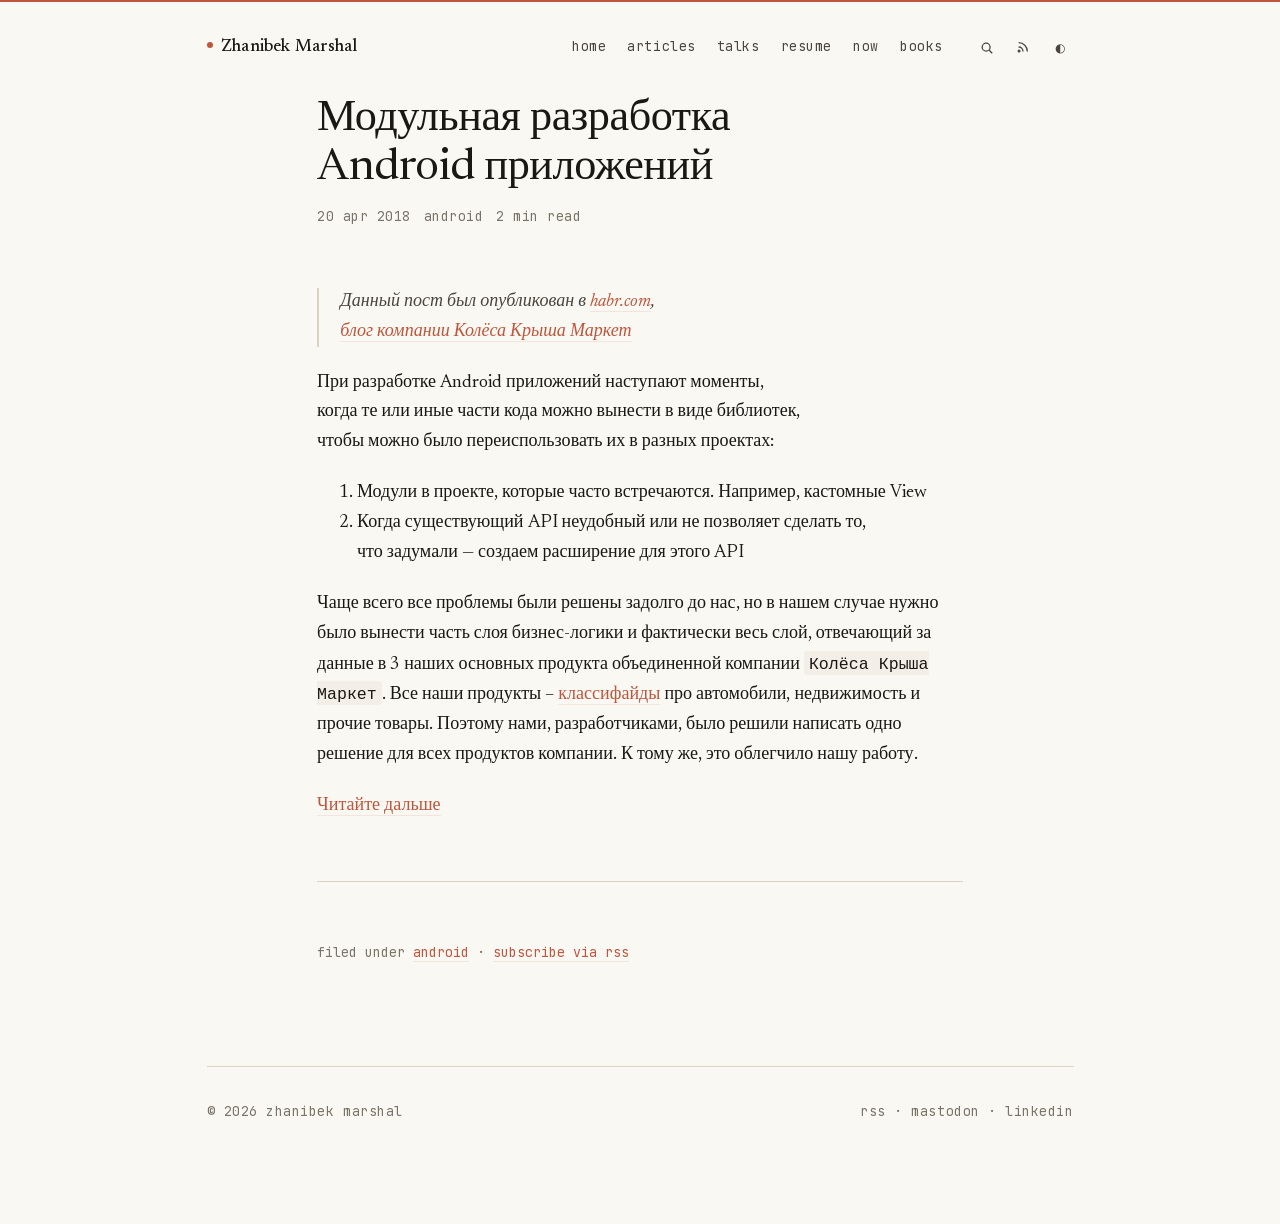
<file: modular-android-libraries-ru.html>
<!doctype html>
<html lang="ru">
<head>
<meta charset="utf-8">
<link rel="icon" href="favicon.svg" type="image/svg+xml">
<link rel="apple-touch-icon" href="favicon.svg">
<title>Модульная разработка Android приложений - Zhanibek Marshal</title>
<meta name="viewport" content="width=device-width, initial-scale=1">
<link rel="canonical" href="https://zhanibek.dev/modular-android-libraries-ru.html">
<meta name="description" content="Как «Колёса Крыша Маркет» вынесла бизнес-логику и слой данных в общую библиотеку для трёх продуктов.">
<meta property="og:title" content="Модульная разработка Android приложений - Zhanibek Marshal">
<meta property="og:description" content="Как «Колёса Крыша Маркет» вынесла бизнес-логику и слой данных в общую библиотеку для трёх продуктов.">
<meta property="og:type" content="article">
<meta property="og:url" content="https://zhanibek.dev/modular-android-libraries-ru.html">
<meta property="og:image" content="https://zhanibek.dev/assets/og-image.jpg">
<meta name="twitter:card" content="summary">
<link rel="alternate" type="application/rss+xml" title="Zhanibek Marshal - RSS" href="feed.xml">
<link rel="stylesheet" href="fonts.css">
<link rel="stylesheet" href="styles.css">
<script>(function(){const t=localStorage.getItem("zm.theme");if(t&&t!=="system")document.documentElement.setAttribute("data-theme",t);const d=localStorage.getItem("zm.density");if(d)document.documentElement.setAttribute("data-density",d);})();</script>
</head>
<body>

<div class="progress"></div>

<header class="site-header shell" style="padding-bottom:0; margin-bottom:0; border:0;">
  <a href="index.html" class="brand"><span class="dot"></span>Zhanibek Marshal</a>
  <nav class="primary">
    <a href="index.html">home</a>
    <a href="articles.html">articles</a>
    <a href="talks.html">talks</a>
    <a href="resume.html">resume</a>
    <a href="now.html">now</a>
    <a href="books.html">books</a>
    <span class="utilities">
      <button class="icon-btn" data-search-open><svg viewBox="0 0 16 16" fill="none" stroke="currentColor" stroke-width="1.5"><circle cx="7" cy="7" r="4.5"/><path d="M10.5 10.5L14 14"/></svg></button>
      <a class="icon-btn" href="feed.xml"><svg viewBox="0 0 16 16" fill="none" stroke="currentColor" stroke-width="1.5"><path d="M3 3a10 10 0 0 1 10 10"/><path d="M3 8a5 5 0 0 1 5 5"/><circle cx="3.5" cy="12.5" r="1" fill="currentColor"/></svg></a>
      <button class="icon-btn" data-theme-toggle>◐</button>
    </span>
  </nav>
</header>

<main class="shell">
  <article class="prose">
    <h1>Модульная разработка Android приложений</h1>
    <div class="article-meta">
      <span>20 apr 2018</span>
      <span>android</span>
      <span class="read-time">2 min read</span>
    </div>


    <blockquote>
    <p>Данный пост был опубликован в <a href="https://habr.com/company/kolesa/blog/353942/">habr.com</a>,<br />
    <a href="https://habr.com/company/kolesa/">блог компании Колёса Крыша Маркет</a></p>
    </blockquote>
    <p>При разработке Android приложений наступают моменты,<br />
    когда те или иные части кода можно вынести в виде библиотек,<br />
    чтобы можно было переиспользовать их в разных проектах:</p>
    <ol>
    <li>Модули в проекте, которые часто встречаются. Например, кастомные View</li>
    <li>Когда существующий API неудобный или не позволяет сделать то,<br />
    что задумали — создаем расширение для этого API</li>
    </ol>
    <p>Чаще всего все проблемы были решены задолго до нас, но в нашем случае нужно было вынести часть слоя бизнес-логики и фактически весь слой, отвечающий за данные в 3 наших основных продукта объединенной компании <code>Колёса Крыша Маркет</code>. Все наши продукты – <a href="https://ru.wiktionary.org/wiki/%D0%BA%D0%BB%D0%B0%D1%81%D1%81%D0%B8%D1%84%D0%B0%D0%B9%D0%B4">классифайды</a> про автомобили, недвижимость и прочие товары. Поэтому нами, разработчиками, было решили написать одно решение для всех продуктов компании. К тому же, это облегчило нашу работу.</p>
    <p><a href="https://habr.com/company/kolesa/blog/353942/">Читайте дальше</a></p>

    <div class="divider"></div>
    <p style="font-family:var(--mono); font-size:var(--type-meta); color:var(--ink-3); text-transform:lowercase;">filed under <a href="articles.html">android</a> · <a href="feed.xml">subscribe via rss</a></p>
  </article>

  <footer class="site-footer">
    <span>© 2026 Zhanibek Marshal</span>
    <span><a href="feed.xml">rss</a> · <a href="https://androiddev.social/@zhanibek">mastodon</a> · <a href="https://www.linkedin.com/in/johnmarshal/">linkedin</a></span>
  </footer>
</main>

<div class="search-overlay" data-search-overlay data-open="false">
  <div class="search-box">
    <input class="search-input" data-search-input placeholder="search articles, talks, pages..." type="text" autocomplete="off">
    <div class="search-results" data-search-results></div>
  </div>
</div>

<script src="site-data.js"></script>
<script>
(function() {
  const THEME_KEY = "zm.theme";
  function applyTheme(t) {
    if (t === "system" || !t) document.documentElement.removeAttribute("data-theme");
    else document.documentElement.setAttribute("data-theme", t);
  }
  function currentTheme() { return localStorage.getItem(THEME_KEY) || "system"; }
  function nextTheme(t)   { return t === "light" ? "dark" : t === "dark" ? "system" : "light"; }
  function setLabel(btn) {
    const t = currentTheme();
    btn.textContent = t === "light" ? "☀" : t === "dark" ? "☾" : "◐";
    btn.setAttribute("title", `theme: ${t} (click to cycle)`);
  }
  applyTheme(currentTheme());

  document.addEventListener("DOMContentLoaded", () => {
    const btn = document.querySelector("[data-theme-toggle]");
    if (btn) { setLabel(btn); btn.addEventListener("click", () => { const t = nextTheme(currentTheme()); localStorage.setItem(THEME_KEY, t); applyTheme(t); setLabel(btn); }); }

    // active nav
    const raw = location.pathname.split("/").pop() || "index";
    const path = raw.replace(/\.html$/, "") || "index";
    document.querySelectorAll("nav.primary a").forEach(a => {
      const href = a.getAttribute("href").replace(/\.html$/, "");
      if (href === path) a.setAttribute("aria-current", "page");
    });

    // density
    const d = localStorage.getItem("zm.density") || "comfy";
    document.documentElement.setAttribute("data-density", d);

    // read-time hide
    const showRT = localStorage.getItem("zm.readtime") !== "false";
    document.documentElement.setAttribute("data-hide-readtime", String(!showRT));

    // search
    const overlay = document.querySelector("[data-search-overlay]");
    const input   = document.querySelector("[data-search-input]");
    const results = document.querySelector("[data-search-results]");
    const openBtn = document.querySelector("[data-search-open]");
    function buildIndex() {
      const items = [];
      (window.SITE?.articles || []).forEach(a => items.push({ kind:"article", title:a.title, excerpt:a.excerpt, href: a.url && /^https?:\/\//.test(a.url) ? a.url : (a.url || `article.html?slug=${a.slug}`) }));
      (window.SITE?.talks   || []).forEach(t => items.push({ kind:"talk",    title:t.title, excerpt:`${t.venue}, ${t.city}`, href:`talk.html?slug=${t.slug}` }));
      [{ kind:"page",title:"Resume",excerpt:"Experience",href:"resume.html"},
       { kind:"page",title:"Now",   excerpt:"What I'm working on",href:"now.html"},
       { kind:"page",title:"Articles",excerpt:"All writing",href:"articles.html"},
       { kind:"page",title:"Talks",  excerpt:"Public speaking",href:"talks.html"},
       { kind:"page",title:"Books",  excerpt:"Reading list",href:"books.html"}].forEach(p=>items.push(p));
      return items;
    }
    const idx = buildIndex(); let activeIdx = 0;
    function render(q) {
      if (!results) return;
      q = q.trim().toLowerCase();
      let list = q ? idx.filter(i => i.title.toLowerCase().includes(q) || (i.excerpt||"").toLowerCase().includes(q)) : idx;
      if (!list.length) { results.innerHTML = `<div class="search-empty">no results for "${q}"</div>`; return; }
      results.innerHTML = list.slice(0,12).map((r,i)=>`<a class="search-result ${i===activeIdx?'active':''}" href="${r.href}" data-idx="${i}"><span class="kind">${r.kind}</span><span class="title">${r.title}</span></a>`).join("");
    }
    function openSearch()  { if (!overlay) return; overlay.setAttribute("data-open","true"); activeIdx=0; render(""); setTimeout(()=>input?.focus(),30); }
    function closeSearch() { if (!overlay) return; overlay.setAttribute("data-open","false"); if (input) input.value=""; }
    openBtn?.addEventListener("click", openSearch);
    overlay?.addEventListener("click", e => { if (e.target===overlay) closeSearch(); });
    input?.addEventListener("input", e => { activeIdx=0; render(e.target.value); });
    input?.addEventListener("keydown", e => {
      const links = results.querySelectorAll(".search-result");
      if (e.key==="ArrowDown") { e.preventDefault(); activeIdx=Math.min(activeIdx+1,links.length-1); render(input.value); }
      else if (e.key==="ArrowUp") { e.preventDefault(); activeIdx=Math.max(activeIdx-1,0); render(input.value); }
      else if (e.key==="Enter") { const a=results.querySelector(`.search-result[data-idx="${activeIdx}"]`); if(a) location.href=a.getAttribute("href"); }
      else if (e.key==="Escape") closeSearch();
    });
    document.addEventListener("keydown", e => {
      if ((e.key==="k"||e.key==="K")&&(e.metaKey||e.ctrlKey)) { e.preventDefault(); openSearch(); }
      else if (e.key==="/"&&document.activeElement?.tagName!=="INPUT") { e.preventDefault(); openSearch(); }
      else if (e.key==="Escape"&&overlay?.getAttribute("data-open")==="true") closeSearch();
    });

    // reading progress
    const bar = document.querySelector(".progress");
    if (bar) {
      const onScroll = () => {
        const article = document.querySelector("article.prose");
        if (!article) { bar.style.width="0%"; return; }
        const rect = article.getBoundingClientRect();
        const pct  = Math.max(0, Math.min(1, -rect.top / (rect.height - window.innerHeight)));
        bar.style.width = (pct * 100) + "%";
      };
      window.addEventListener("scroll", onScroll, { passive:true });
      onScroll();
    }
  });

  window.ZM = {
    setDensity(d)   { localStorage.setItem("zm.density",d); document.documentElement.setAttribute("data-density",d); },
    setReadtime(v)  { localStorage.setItem("zm.readtime",String(!!v)); document.documentElement.setAttribute("data-hide-readtime",String(!v)); },
    setTheme(t)     { localStorage.setItem(THEME_KEY,t); applyTheme(t); const b=document.querySelector("[data-theme-toggle]"); if(b){ const t2=t==="light"?"☀":t==="dark"?"☾":"◐"; b.textContent=t2; } },
    getDensity()    { return localStorage.getItem("zm.density")||"comfy"; },
    getReadtime()   { return localStorage.getItem("zm.readtime")!=="false"; },
    getTheme()      { return currentTheme(); }
  };
})();
</script>
<script src="tweaks.js"></script>
</body>
</html>
</file>
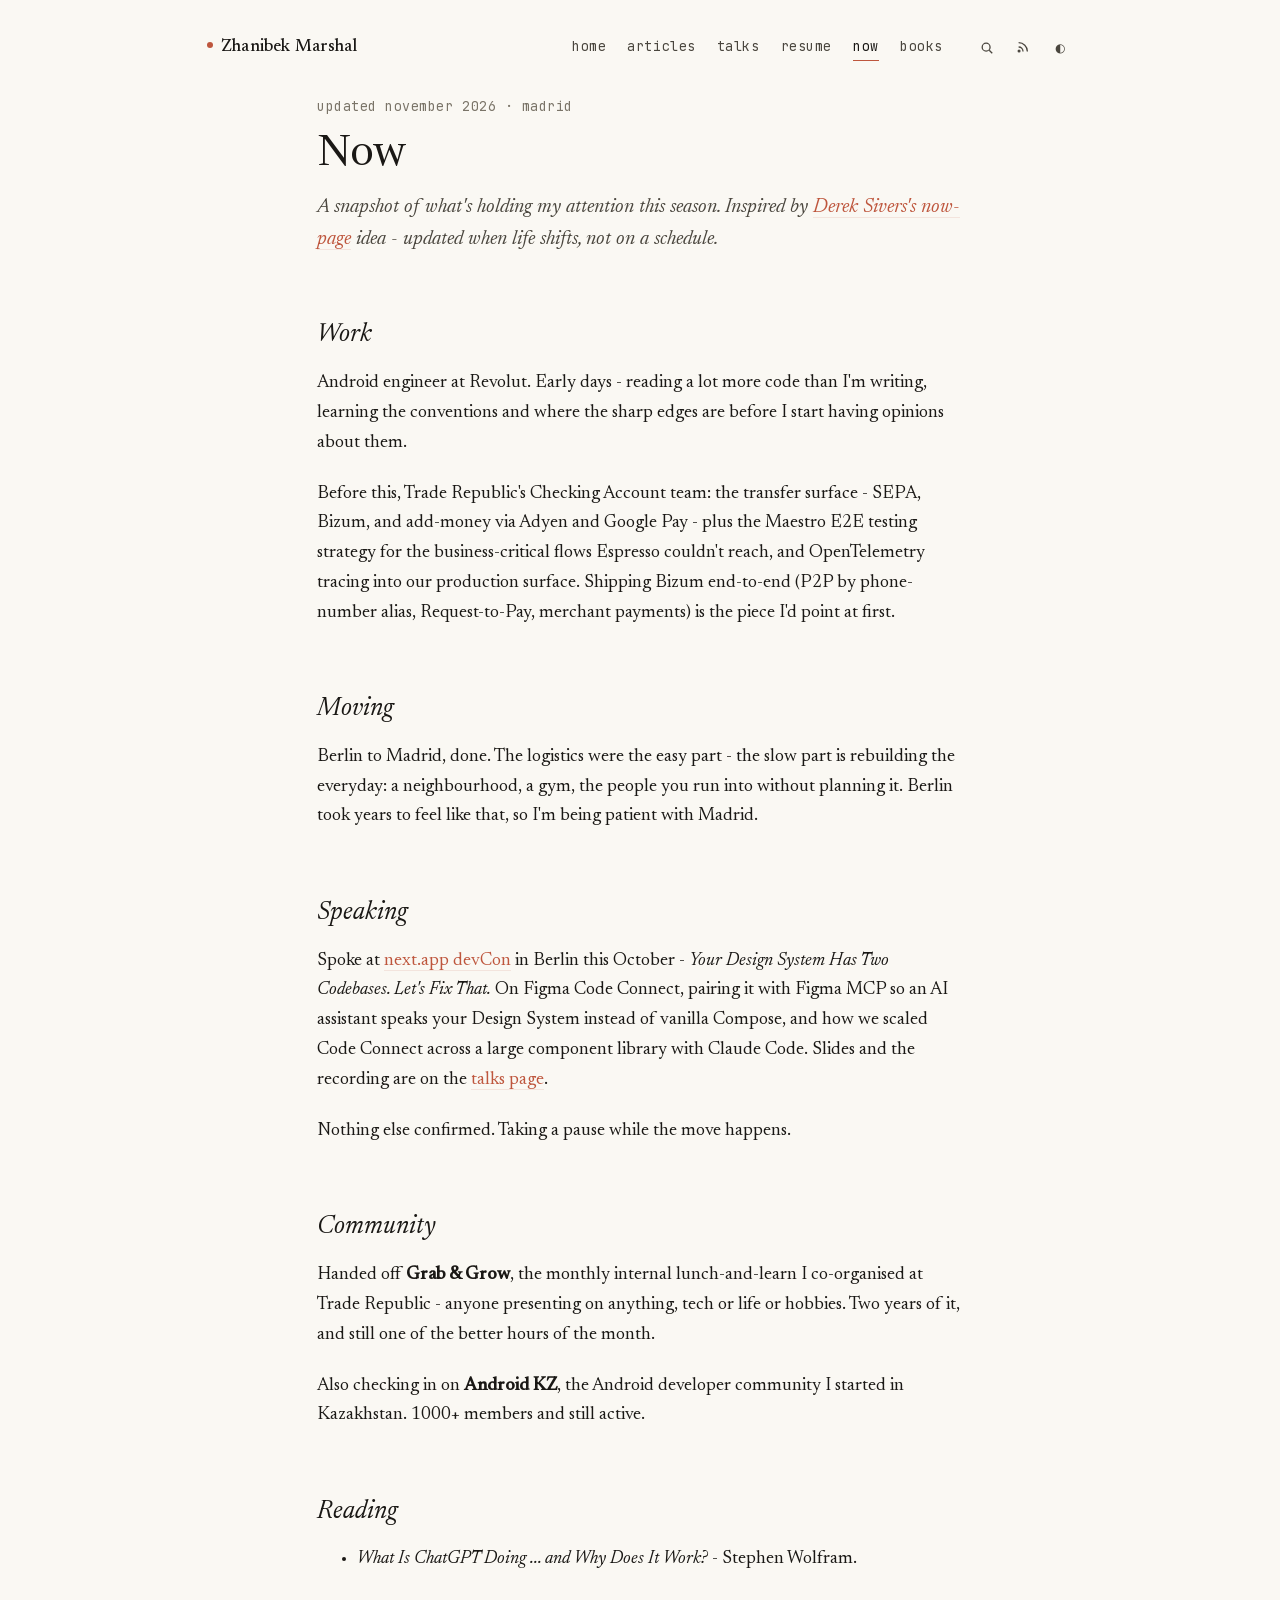
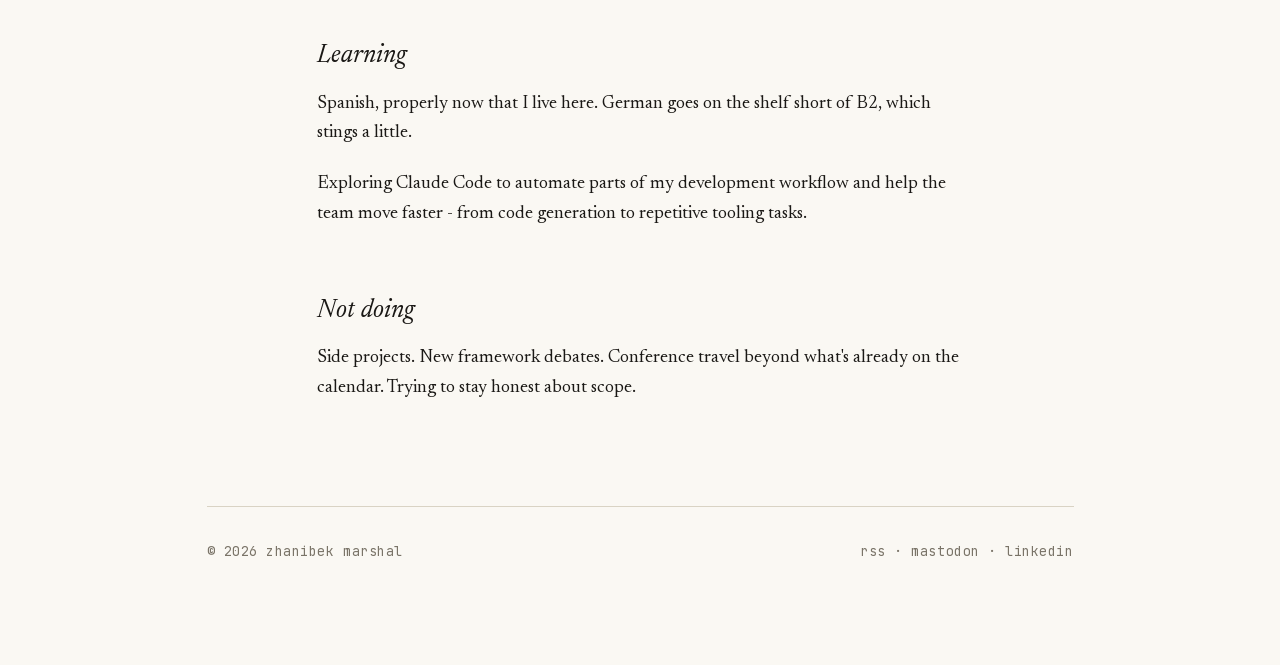
<file: now.html>
<!doctype html>
<html lang="en">
<head>
<meta charset="utf-8">
<link rel="icon" href="favicon.svg" type="image/svg+xml">
<link rel="apple-touch-icon" href="favicon.svg">
<title>Now - Zhanibek Marshal</title>
<meta name="viewport" content="width=device-width, initial-scale=1">
<link rel="canonical" href="https://zhanibek.dev/now.html">
<meta name="description" content="What Zhanibek Marshal is doing now - current projects and focus.">
<meta property="og:title" content="Now - Zhanibek Marshal">
<meta property="og:description" content="What Zhanibek Marshal is doing now - current projects and focus.">
<meta property="og:type" content="website">
<meta property="og:url" content="https://zhanibek.dev/now.html">
<meta property="og:image" content="https://zhanibek.dev/assets/og-image.jpg">
<meta name="twitter:card" content="summary">
<link rel="alternate" type="application/rss+xml" title="Zhanibek Marshal - RSS" href="feed.xml">
<link rel="stylesheet" href="fonts.css">
<style>/* ============================================================
   Zhanibek Marshal - personal site
   Zen aesthetic. Newsreader serif + JetBrains Mono.
   ============================================================ */

:root {
  /* Light (paper) */
  --paper:        #faf8f3;
  --paper-2:      #f3efe6;
  --rule:         #d9d3c4;
  --ink:          #1a1815;
  --ink-2:        #4a463e;
  --ink-3:        #7a7468;
  --accent:       oklch(0.58 0.14 35);
  --accent-soft:  oklch(0.58 0.14 35 / 0.12);

  --serif: "Newsreader", "Iowan Old Style", "Palatino", Georgia, serif;
  --mono:  "JetBrains Mono", ui-monospace, "SF Mono", Menlo, monospace;

  /* Density (overridden by tweaks) */
  --density:    1;
  --measure:    38rem;            /* reading column */
  --gap-xs:     calc(0.5rem  * var(--density));
  --gap-sm:     calc(0.75rem * var(--density));
  --gap-md:     calc(1.25rem * var(--density));
  --gap-lg:     calc(2rem    * var(--density));
  --gap-xl:     calc(3.5rem  * var(--density));
  --gap-xxl:    calc(6rem    * var(--density));

  --type-body:  1.0625rem;
  --type-meta:  0.78rem;
  --type-h1:    clamp(1.75rem, 1.2rem + 2.4vw, 2.6rem);
  --type-h2:    1.5rem;
  --type-h3:    1.15rem;
  --type-hero:  clamp(2.2rem, 1.4rem + 3.5vw, 3.6rem);

  --leading-body: 1.65;
  --leading-tight: 1.25;

  color-scheme: light;
}

html[data-theme="dark"] {
  --paper:        #15171a;
  --paper-2:      #1d1f23;
  --rule:         #2c2f34;
  --ink:          #e8e6e1;
  --ink-2:        #b8b5ae;
  --ink-3:        #7a7770;
  --accent:       oklch(0.72 0.13 38);
  --accent-soft:  oklch(0.72 0.13 38 / 0.14);
  color-scheme: dark;
}

@media (prefers-color-scheme: dark) {
  html:not([data-theme]) {
    --paper:        #15171a;
    --paper-2:      #1d1f23;
    --rule:         #2c2f34;
    --ink:          #e8e6e1;
    --ink-2:        #b8b5ae;
    --ink-3:        #7a7770;
    --accent:       oklch(0.72 0.13 38);
    --accent-soft:  oklch(0.72 0.13 38 / 0.14);
    color-scheme: dark;
  }
}

* { box-sizing: border-box; }

html, body {
  margin: 0;
  padding: 0;
  background: var(--paper);
  color: var(--ink);
  font-family: var(--serif);
  font-size: var(--type-body);
  line-height: var(--leading-body);
  font-feature-settings: "ss01", "ss02";
  -webkit-font-smoothing: antialiased;
  text-rendering: optimizeLegibility;
}

img, svg { max-width: 100%; display: block; }

a {
  color: var(--ink);
  text-decoration: none;
  border-bottom: 1px solid var(--rule);
  transition: border-color 120ms ease, color 120ms ease;
}
a:hover { border-bottom-color: var(--accent); color: var(--accent); }

/* ----- LAYOUT ------------------------------------------------ */
.shell {
  max-width: 56rem;
  margin: 0 auto;
  padding: var(--gap-lg) clamp(1.25rem, 4vw, 2.5rem) var(--gap-xxl);
}

.measure { max-width: var(--measure); }

/* ----- HEADER ------------------------------------------------ */
.site-header {
  display: flex;
  justify-content: space-between;
  align-items: baseline;
  gap: var(--gap-md);
  padding-bottom: var(--gap-lg);
  border-bottom: 1px solid var(--rule);
  margin-bottom: var(--gap-xl);
  flex-wrap: wrap;
}
.brand {
  font-family: var(--serif);
  font-size: 1rem;
  font-weight: 500;
  letter-spacing: 0.01em;
  border: 0;
  color: var(--ink);
}
.brand .dot {
  display: inline-block;
  width: 6px; height: 6px;
  background: var(--accent);
  border-radius: 50%;
  margin-right: 0.5rem;
  transform: translateY(-3px);
}
nav.primary {
  display: flex;
  gap: var(--gap-md);
  font-family: var(--mono);
  font-size: var(--type-meta);
  letter-spacing: 0.04em;
  text-transform: lowercase;
  align-items: center;
  flex-wrap: wrap;
}
nav.primary a {
  color: var(--ink-2);
  border: 0;
  padding-bottom: 2px;
  border-bottom: 1px solid transparent;
}
nav.primary a:hover { color: var(--ink); border-bottom-color: var(--ink-3); }
nav.primary a[aria-current="page"] {
  color: var(--ink);
  border-bottom-color: var(--accent);
}

.utilities {
  display: flex;
  gap: 0.5rem;
  align-items: center;
  margin-left: 0.5rem;
}
.icon-btn {
  background: transparent;
  border: 1px solid transparent;
  color: var(--ink-2);
  width: 28px; height: 28px;
  border-radius: 4px;
  cursor: pointer;
  display: inline-flex;
  align-items: center;
  justify-content: center;
  font-family: var(--mono);
  font-size: 0.7rem;
  transition: background 120ms, color 120ms;
}
.icon-btn:hover { background: var(--paper-2); color: var(--ink); }
.icon-btn svg { width: 14px; height: 14px; }

/* ----- HERO -------------------------------------------------- */
.hero {
  padding: var(--gap-lg) 0 var(--gap-xl);
  max-width: 42rem;
}
.hero-eyebrow {
  font-family: var(--mono);
  font-size: var(--type-meta);
  text-transform: lowercase;
  letter-spacing: 0.06em;
  color: var(--ink-3);
  margin-bottom: var(--gap-md);
}
.hero h1 {
  font-family: var(--serif);
  font-weight: 400;
  font-size: var(--type-hero);
  line-height: 1.05;
  letter-spacing: -0.01em;
  margin: 0 0 var(--gap-md);
  text-wrap: balance;
}
.hero h1 em {
  font-style: italic;
  color: var(--ink-2);
}
.hero p {
  font-size: 1.125rem;
  line-height: 1.55;
  color: var(--ink-2);
  margin: 0 0 var(--gap-md);
  text-wrap: pretty;
}

/* ----- SECTION HEADINGS ------------------------------------- */
.section {
  padding: var(--gap-xl) 0;
  border-top: 1px solid var(--rule);
}
.section:first-of-type { border-top: 0; }

.section-head {
  display: flex;
  justify-content: space-between;
  align-items: baseline;
  margin-bottom: var(--gap-lg);
  gap: var(--gap-md);
}
.section-head h2 {
  font-family: var(--serif);
  font-weight: 400;
  font-style: italic;
  font-size: var(--type-h2);
  margin: 0;
  color: var(--ink);
}
.section-head .more {
  font-family: var(--mono);
  font-size: var(--type-meta);
  text-transform: lowercase;
  color: var(--ink-3);
  border: 0;
}
.section-head .more:hover { color: var(--accent); }

/* ----- ARTICLE LIST (list style) ---------------------------- */
.post-list {
  list-style: none;
  padding: 0;
  margin: 0;
}
.post-list li {
  padding: var(--gap-md) 0;
  border-bottom: 1px solid var(--rule);
}
.post-list li:last-child { border-bottom: 0; }
.post-row {
  display: grid;
  grid-template-columns: 7rem 1fr auto;
  gap: var(--gap-md);
  align-items: baseline;
}
.post-row .date,
.post-row .read-time {
  font-family: var(--mono);
  font-size: var(--type-meta);
  color: var(--ink-3);
  text-transform: lowercase;
  letter-spacing: 0.03em;
  white-space: nowrap;
}
.post-row .title {
  font-family: var(--serif);
  font-size: 1.0625rem;
  color: var(--ink);
  border: 0;
  line-height: 1.4;
}
.post-row .title:hover { color: var(--accent); }
.post-row .excerpt {
  font-size: 0.95rem;
  color: var(--ink-2);
  margin-top: 0.25rem;
  line-height: 1.45;
}
@media (max-width: 640px) {
  .post-row { grid-template-columns: 1fr; gap: 0.25rem; }
  .post-row .read-time { grid-row: 1; justify-self: end; }
  .post-row .date { grid-row: 1; }
}

/* ----- CARDS variant ---------------------------------------- */
.post-list.cards { display: grid; grid-template-columns: repeat(auto-fill, minmax(20rem, 1fr)); gap: var(--gap-lg); border: 0; }
.post-list.cards li { border: 0; padding: 0; }
.card {
  display: block;
  border: 0;
  padding: 0;
}
.card .cover {
  aspect-ratio: 16/10;
  background: var(--paper-2);
  margin-bottom: var(--gap-sm);
  overflow: hidden;
  position: relative;
}
.card .cover svg { width: 100%; height: 100%; }
.card .meta {
  font-family: var(--mono);
  font-size: var(--type-meta);
  color: var(--ink-3);
  text-transform: lowercase;
  letter-spacing: 0.04em;
  margin-bottom: 0.4rem;
  display: flex; gap: 0.75rem;
}
.card .title {
  font-family: var(--serif);
  font-size: 1.2rem;
  line-height: 1.3;
  color: var(--ink);
  display: block;
  border: 0;
  margin-bottom: 0.4rem;
}
.card:hover .title { color: var(--accent); }
.card .excerpt {
  font-size: 0.95rem;
  color: var(--ink-2);
  line-height: 1.5;
}

/* ----- TABLE variant ---------------------------------------- */
.post-list.table-list { padding: 0; }
.post-list.table-list li { padding: 0.75rem 0; }
.post-list.table-list .post-row {
  grid-template-columns: 6rem 1fr 7rem auto;
  align-items: center;
}
.post-list.table-list .post-row .excerpt { display: none; }
.post-list.table-list .post-row .tag {
  font-family: var(--mono);
  font-size: var(--type-meta);
  color: var(--ink-3);
  text-transform: lowercase;
  text-align: right;
}
@media (max-width: 640px) {
  .post-list.table-list .post-row { grid-template-columns: 1fr auto; }
  .post-list.table-list .post-row .tag { display: none; }
}

/* ----- TALK CARDS ------------------------------------------- */
.talks {
  display: grid;
  grid-template-columns: repeat(auto-fill, minmax(18rem, 1fr));
  gap: var(--gap-lg);
}
.talk {
  display: block;
  border: 0;
}
.talk .cover {
  aspect-ratio: 16/9;
  background: var(--paper-2);
  margin-bottom: var(--gap-sm);
  overflow: hidden;
}
.talk .meta {
  font-family: var(--mono);
  font-size: var(--type-meta);
  color: var(--ink-3);
  text-transform: lowercase;
  letter-spacing: 0.04em;
  margin-bottom: 0.4rem;
  display: flex;
  gap: 0.75rem;
}
.talk .title {
  font-family: var(--serif);
  font-style: italic;
  font-size: 1.1rem;
  color: var(--ink);
  border: 0;
  display: block;
  margin-bottom: 0.25rem;
}
.talk:hover .title { color: var(--accent); }
.talk .venue { font-size: 0.9rem; color: var(--ink-2); }

/* ----- ARTICLE BODY ----------------------------------------- */
article.prose {
  max-width: var(--measure);
  margin: 0 auto;
}
article.prose h1 {
  font-weight: 400;
  font-size: var(--type-h1);
  line-height: 1.1;
  letter-spacing: -0.01em;
  margin: 0 0 var(--gap-sm);
  text-wrap: balance;
}
article.prose .article-meta {
  font-family: var(--mono);
  font-size: var(--type-meta);
  color: var(--ink-3);
  text-transform: lowercase;
  letter-spacing: 0.04em;
  display: flex;
  gap: 0.75rem;
  margin-bottom: var(--gap-xl);
  flex-wrap: wrap;
}
article.prose p,
article.prose ul,
article.prose ol,
article.prose blockquote {
  margin: 0 0 var(--gap-md);
}
article.prose h2 {
  font-weight: 400;
  font-style: italic;
  font-size: 1.5rem;
  margin: var(--gap-xl) 0 var(--gap-sm);
}
article.prose h3 {
  font-weight: 500;
  font-size: 1.125rem;
  margin: var(--gap-lg) 0 var(--gap-sm);
}
article.prose blockquote {
  padding-left: var(--gap-md);
  border-left: 2px solid var(--rule);
  color: var(--ink-2);
  font-style: italic;
}
article.prose a {
  color: var(--accent);
  border-bottom: 1px solid var(--accent-soft);
}
article.prose a:hover { border-bottom-color: var(--accent); }

article.prose code {
  font-family: var(--mono);
  font-size: 0.92em;
  background: var(--paper-2);
  padding: 1px 5px;
  border-radius: 3px;
}
article.prose pre {
  background: var(--paper-2);
  border: 1px solid var(--rule);
  border-radius: 4px;
  padding: var(--gap-md);
  overflow-x: auto;
  font-family: var(--mono);
  font-size: 0.88rem;
  line-height: 1.55;
  margin: var(--gap-md) 0 var(--gap-lg);
}
article.prose pre code { background: transparent; padding: 0; }

/* Syntax (very gentle) */
.tok-key { color: oklch(0.55 0.14 280); }
.tok-str { color: oklch(0.55 0.13 140); }
.tok-com { color: var(--ink-3); font-style: italic; }
.tok-num { color: oklch(0.6 0.14 35); }
.tok-fn  { color: oklch(0.55 0.13 220); }
html[data-theme="dark"] .tok-key { color: oklch(0.78 0.14 280); }
html[data-theme="dark"] .tok-str { color: oklch(0.78 0.13 140); }
html[data-theme="dark"] .tok-num { color: oklch(0.78 0.14 35); }
html[data-theme="dark"] .tok-fn  { color: oklch(0.78 0.13 220); }
@media (prefers-color-scheme: dark) {
  html:not([data-theme]) .tok-key { color: oklch(0.78 0.14 280); }
  html:not([data-theme]) .tok-str { color: oklch(0.78 0.13 140); }
  html:not([data-theme]) .tok-num { color: oklch(0.78 0.14 35); }
  html:not([data-theme]) .tok-fn  { color: oklch(0.78 0.13 220); }
}

/* ----- READING PROGRESS BAR --------------------------------- */
.progress {
  position: fixed;
  top: 0; left: 0;
  height: 2px;
  width: 0%;
  background: var(--accent);
  z-index: 50;
  transition: width 80ms linear;
}

/* ----- FOOTER ----------------------------------------------- */
.site-footer {
  margin-top: var(--gap-xxl);
  padding-top: var(--gap-lg);
  border-top: 1px solid var(--rule);
  display: flex;
  justify-content: space-between;
  font-family: var(--mono);
  font-size: var(--type-meta);
  color: var(--ink-3);
  text-transform: lowercase;
  letter-spacing: 0.04em;
  gap: var(--gap-md);
  flex-wrap: wrap;
}
.site-footer a { color: var(--ink-3); border: 0; }
.site-footer a:hover { color: var(--accent); }

/* ----- SEARCH OVERLAY --------------------------------------- */
.search-overlay {
  position: fixed; inset: 0;
  background: color-mix(in oklab, var(--paper) 85%, transparent);
  backdrop-filter: blur(8px);
  display: none;
  align-items: flex-start;
  justify-content: center;
  z-index: 100;
  padding-top: 12vh;
}
.search-overlay[data-open="true"] { display: flex; }
.search-box {
  width: min(90vw, 36rem);
  background: var(--paper);
  border: 1px solid var(--rule);
  border-radius: 4px;
  box-shadow: 0 24px 60px -20px rgba(0,0,0,0.18);
}
.search-input {
  width: 100%;
  border: 0;
  background: transparent;
  padding: var(--gap-md);
  font-family: var(--serif);
  font-size: 1.15rem;
  color: var(--ink);
  outline: none;
  border-bottom: 1px solid var(--rule);
}
.search-input::placeholder { color: var(--ink-3); }
.search-results {
  max-height: 50vh;
  overflow-y: auto;
  padding: var(--gap-sm) 0;
}
.search-result {
  display: block;
  padding: 0.5rem var(--gap-md);
  border: 0;
  color: var(--ink);
}
.search-result:hover, .search-result.active {
  background: var(--paper-2);
  color: var(--ink);
}
.search-result .kind {
  font-family: var(--mono);
  font-size: 0.7rem;
  color: var(--ink-3);
  text-transform: lowercase;
  margin-right: 0.5rem;
}
.search-result .title { font-family: var(--serif); }
.search-empty {
  padding: var(--gap-md);
  font-family: var(--mono);
  font-size: var(--type-meta);
  color: var(--ink-3);
  text-transform: lowercase;
}

/* ----- TWEAKS PANEL CHROME ---------------------------------- */
/* (TweaksPanel starter handles most styling; we just theme it.) */

/* ----- UTIL ------------------------------------------------- */
.kbd {
  font-family: var(--mono);
  font-size: 0.7rem;
  border: 1px solid var(--rule);
  padding: 1px 5px;
  border-radius: 3px;
  color: var(--ink-3);
  background: var(--paper-2);
}
.divider {
  height: 1px;
  background: var(--rule);
  margin: var(--gap-xl) 0;
}
.lede {
  font-size: 1.18rem;
  color: var(--ink-2);
  font-style: italic;
  line-height: 1.55;
  margin-bottom: var(--gap-lg);
}
.tag-row {
  display: flex; gap: 0.5rem; flex-wrap: wrap;
  font-family: var(--mono);
  font-size: var(--type-meta);
  text-transform: lowercase;
  color: var(--ink-3);
  letter-spacing: 0.03em;
}
.tag-row a { color: var(--ink-3); border: 0; }
.tag-row a:hover { color: var(--accent); }

/* Cover placeholder */
.cover-ph {
  width: 100%; height: 100%;
  display: flex; align-items: center; justify-content: center;
  position: relative;
  background:
    repeating-linear-gradient(
      45deg,
      var(--paper-2) 0 8px,
      transparent 8px 16px
    ),
    var(--paper);
  color: var(--ink-3);
  font-family: var(--mono);
  font-size: 0.7rem;
  text-transform: lowercase;
  letter-spacing: 0.05em;
}
.cover-ph span {
  background: var(--paper);
  padding: 0.25rem 0.5rem;
  border: 1px solid var(--rule);
}

/* Hide things by tweak */
[data-hide-readtime="true"] .read-time { display: none !important; }

/* Density modifier */
html[data-density="compact"] { --density: 0.7; --measure: 36rem; }
html[data-density="comfy"]   { --density: 1; }
html[data-density="airy"]    { --density: 1.35; --measure: 40rem; }

/* Responsive */
@media (max-width: 640px) {
  .site-header { gap: var(--gap-sm); }
  nav.primary { gap: var(--gap-sm); }
  .section { padding: var(--gap-lg) 0; }
}
</style>
<script>(function(){const t=localStorage.getItem("zm.theme");if(t&&t!=="system")document.documentElement.setAttribute("data-theme",t);const d=localStorage.getItem("zm.density");if(d)document.documentElement.setAttribute("data-density",d);})();</script>
</head>
<body>

<header class="site-header shell" style="padding-bottom:0; margin-bottom:0; border:0;">
  <a href="index.html" class="brand"><span class="dot"></span>Zhanibek Marshal</a>
  <nav class="primary">
    <a href="index.html">home</a>
    <a href="articles.html">articles</a>
    <a href="talks.html">talks</a>
    <a href="resume.html">resume</a>
    <a href="now.html">now</a>
    <a href="books.html">books</a>
    <span class="utilities">
      <button class="icon-btn" data-search-open><svg viewBox="0 0 16 16" fill="none" stroke="currentColor" stroke-width="1.5"><circle cx="7" cy="7" r="4.5"/><path d="M10.5 10.5L14 14"/></svg></button>
      <a class="icon-btn" href="feed.xml"><svg viewBox="0 0 16 16" fill="none" stroke="currentColor" stroke-width="1.5"><path d="M3 3a10 10 0 0 1 10 10"/><path d="M3 8a5 5 0 0 1 5 5"/><circle cx="3.5" cy="12.5" r="1" fill="currentColor"/></svg></a>
      <button class="icon-btn" data-theme-toggle>◐</button>
    </span>
  </nav>
</header>

<main class="shell">
  <article class="prose">
    <p style="font-family:var(--mono); font-size:var(--type-meta); text-transform:lowercase; color:var(--ink-3); margin-bottom:var(--gap-sm); letter-spacing:0.04em;">updated november 2026 · madrid</p>
    <h1>Now</h1>
    <p class="lede">A snapshot of what's holding my attention this season. Inspired by <a href="https://nownownow.com">Derek Sivers's now-page</a> idea - updated when life shifts, not on a schedule.</p>

    <h2>Work</h2>
    <p>Android engineer at Revolut. Early days - reading a lot more code than I'm writing, learning the conventions and where the sharp edges are before I start having opinions about them.</p>
    <p>Before this, Trade Republic's Checking Account team: the transfer surface - SEPA, Bizum, and add-money via Adyen and Google Pay - plus the Maestro E2E testing strategy for the business-critical flows Espresso couldn't reach, and OpenTelemetry tracing into our production surface. Shipping Bizum end-to-end (P2P by phone-number alias, Request-to-Pay, merchant payments) is the piece I'd point at first.</p>

    <h2>Moving</h2>
    <p>Berlin to Madrid, done. The logistics were the easy part - the slow part is rebuilding the everyday: a neighbourhood, a gym, the people you run into without planning it. Berlin took years to feel like that, so I'm being patient with Madrid.</p>

    <h2>Speaking</h2>
    <p>Spoke at <a href="talk.html?slug=your-design-system-has-two-codebases-lets-fix-that">next.app devCon</a> in Berlin this October - <em>Your Design System Has Two Codebases. Let's Fix That.</em> On Figma Code Connect, pairing it with Figma MCP so an AI assistant speaks your Design System instead of vanilla Compose, and how we scaled Code Connect across a large component library with Claude Code. Slides and the recording are on the <a href="talks.html">talks page</a>.</p>
    <p>Nothing else confirmed. Taking a pause while the move happens.</p>

    <h2>Community</h2>
    <p>Handed off <strong>Grab &amp; Grow</strong>, the monthly internal lunch-and-learn I co-organised at Trade Republic - anyone presenting on anything, tech or life or hobbies. Two years of it, and still one of the better hours of the month.</p>
    <p>Also checking in on <strong>Android KZ</strong>, the Android developer community I started in Kazakhstan. 1000+ members and still active.</p>

    <h2>Reading</h2>
    <ul>
      <li><em>What Is ChatGPT Doing ... and Why Does It Work?</em> - Stephen Wolfram.</li>
    </ul>

    <h2>Learning</h2>
    <p>Spanish, properly now that I live here. German goes on the shelf short of B2, which stings a little.</p>
    <p>Exploring Claude Code to automate parts of my development workflow and help the team move faster - from code generation to repetitive tooling tasks.</p>

    <h2>Not doing</h2>
    <p>Side projects. New framework debates. Conference travel beyond what's already on the calendar. Trying to stay honest about scope.</p>
  </article>

  <footer class="site-footer">
    <span>© 2026 Zhanibek Marshal</span>
    <span><a href="feed.xml">rss</a> · <a href="https://androiddev.social/@zhanibek">mastodon</a> · <a href="https://www.linkedin.com/in/johnmarshal/">linkedin</a></span>
  </footer>
</main>

<div class="search-overlay" data-search-overlay data-open="false">
  <div class="search-box">
    <input class="search-input" data-search-input placeholder="search articles, talks, pages…" type="text" autocomplete="off">
    <div class="search-results" data-search-results></div>
  </div>
</div>


<script src="site-data.js"></script>
<script>/* Site-wide chrome: theme toggle, search, header active state, tweaks bridge.
   Vanilla JS - no framework needed for these utilities. */

(function() {
  // ---------- THEME ----------
  const THEME_KEY = "zm.theme";
  function applyTheme(t) {
    if (t === "system" || !t) {
      document.documentElement.removeAttribute("data-theme");
    } else {
      document.documentElement.setAttribute("data-theme", t);
    }
  }
  function currentTheme() {
    return localStorage.getItem(THEME_KEY) || "system";
  }
  function nextTheme(t) {
    return t === "light" ? "dark" : t === "dark" ? "system" : "light";
  }
  function setThemeBtnLabel(btn) {
    const t = currentTheme();
    const label = t === "light" ? "☀" : t === "dark" ? "☾" : "◐";
    btn.textContent = label;
    btn.setAttribute("title", `theme: ${t} (click to cycle)`);
  }
  applyTheme(currentTheme());

  document.addEventListener("DOMContentLoaded", () => {
    const btn = document.querySelector("[data-theme-toggle]");
    if (btn) {
      setThemeBtnLabel(btn);
      btn.addEventListener("click", () => {
        const t = nextTheme(currentTheme());
        localStorage.setItem(THEME_KEY, t);
        applyTheme(t);
        setThemeBtnLabel(btn);
      });
    }

    // ---------- ACTIVE NAV ----------
    const raw = location.pathname.split("/").pop() || "index";
    const path = raw.replace(/\.html$/, "") || "index";
    document.querySelectorAll("nav.primary a").forEach(a => {
      const href = a.getAttribute("href").replace(/\.html$/, "");
      if (href === path) a.setAttribute("aria-current", "page");
    });

    // ---------- DENSITY ----------
    const d = localStorage.getItem("zm.density") || "comfy";
    document.documentElement.setAttribute("data-density", d);

    // ---------- READ-TIME HIDE ----------
    const showReadTime = localStorage.getItem("zm.readtime") !== "false";
    document.documentElement.setAttribute("data-hide-readtime", String(!showReadTime));

    // ---------- SEARCH ----------
    const overlay = document.querySelector("[data-search-overlay]");
    const input   = document.querySelector("[data-search-input]");
    const results = document.querySelector("[data-search-results]");
    const openBtn = document.querySelector("[data-search-open]");

    function buildIndex() {
      const items = [];
      (window.SITE?.articles || []).forEach(a => {
        items.push({
          kind: "article",
          title: a.title,
          excerpt: a.excerpt,
          href: `article.html?slug=${a.slug}`
        });
      });
      (window.SITE?.talks || []).forEach(t => {
        items.push({
          kind: "talk",
          title: t.title,
          excerpt: `${t.venue}, ${t.city}`,
          href: `talk.html?slug=${t.slug}`
        });
      });
      [
        { kind: "page", title: "Resume", excerpt: "Experience, talks, recognition", href: "resume.html" },
        { kind: "page", title: "Now",     excerpt: "What I'm working on this season",     href: "now.html" },
        { kind: "page", title: "Articles",excerpt: "All writing",                          href: "articles.html" },
        { kind: "page", title: "Talks",   excerpt: "Public speaking",                      href: "talks.html" },
        { kind: "page", title: "Books",   excerpt: "Recommended reading",                  href: "books.html" }
      ].forEach(p => items.push(p));
      return items;
    }
    const idx = buildIndex();
    let activeIdx = 0;

    function render(query) {
      if (!results) return;
      const q = query.trim().toLowerCase();
      let list = idx;
      if (q) {
        list = idx.filter(i =>
          i.title.toLowerCase().includes(q) ||
          (i.excerpt || "").toLowerCase().includes(q) ||
          i.kind.includes(q)
        );
      }
      if (list.length === 0) {
        results.innerHTML = `<div class="search-empty">no results for "${q}"</div>`;
        return;
      }
      results.innerHTML = list.slice(0, 12).map((r, i) => `
        <a class="search-result ${i===activeIdx?'active':''}" href="${r.href}" data-idx="${i}">
          <span class="kind">${r.kind}</span>
          <span class="title">${r.title}</span>
        </a>
      `).join("");
    }

    function openSearch() {
      if (!overlay) return;
      overlay.setAttribute("data-open", "true");
      activeIdx = 0;
      render("");
      setTimeout(() => input?.focus(), 30);
    }
    function closeSearch() {
      if (!overlay) return;
      overlay.setAttribute("data-open", "false");
      if (input) input.value = "";
    }
    openBtn?.addEventListener("click", openSearch);
    overlay?.addEventListener("click", e => { if (e.target === overlay) closeSearch(); });
    input?.addEventListener("input", e => { activeIdx = 0; render(e.target.value); });
    input?.addEventListener("keydown", e => {
      const links = results.querySelectorAll(".search-result");
      if (e.key === "ArrowDown") {
        e.preventDefault();
        activeIdx = Math.min(activeIdx + 1, links.length - 1);
        render(input.value);
      } else if (e.key === "ArrowUp") {
        e.preventDefault();
        activeIdx = Math.max(activeIdx - 1, 0);
        render(input.value);
      } else if (e.key === "Enter") {
        const a = results.querySelector(`.search-result[data-idx="${activeIdx}"]`);
        if (a) location.href = a.getAttribute("href");
      } else if (e.key === "Escape") {
        closeSearch();
      }
    });
    document.addEventListener("keydown", e => {
      if ((e.key === "k" || e.key === "K") && (e.metaKey || e.ctrlKey)) {
        e.preventDefault();
        openSearch();
      } else if (e.key === "/" && document.activeElement?.tagName !== "INPUT") {
        e.preventDefault();
        openSearch();
      } else if (e.key === "Escape" && overlay?.getAttribute("data-open") === "true") {
        closeSearch();
      }
    });

    // ---------- READING PROGRESS ----------
    const bar = document.querySelector(".progress");
    if (bar) {
      const onScroll = () => {
        const article = document.querySelector("article.prose");
        if (!article) { bar.style.width = "0%"; return; }
        const rect = article.getBoundingClientRect();
        const total = rect.height - window.innerHeight;
        const scrolled = -rect.top;
        const pct = Math.max(0, Math.min(1, scrolled / total));
        bar.style.width = (pct * 100) + "%";
      };
      window.addEventListener("scroll", onScroll, { passive: true });
      onScroll();
    }
  });

  // expose for tweaks
  window.ZM = {
    setDensity(d)   { localStorage.setItem("zm.density", d); document.documentElement.setAttribute("data-density", d); },
    setReadtime(v)  { localStorage.setItem("zm.readtime", String(!!v)); document.documentElement.setAttribute("data-hide-readtime", String(!v)); },
    setListStyle(v) { localStorage.setItem("zm.liststyle", v); const el = document.querySelector(".post-list"); if (el) { el.classList.remove("cards","table-list"); if (v === "cards") el.classList.add("cards"); else if (v === "table") el.classList.add("table-list"); } },
    setTheme(t)     { localStorage.setItem(THEME_KEY, t); applyTheme(t); const b = document.querySelector("[data-theme-toggle]"); if (b) setThemeBtnLabel(b); },
    getDensity()    { return localStorage.getItem("zm.density")  || "comfy"; },
    getReadtime()   { return localStorage.getItem("zm.readtime") !== "false"; },
    getListStyle()  { return localStorage.getItem("zm.liststyle")|| "list"; },
    getTheme()      { return currentTheme(); }
  };
})();
</script>
<script src="tweaks.js"></script>
</body>
</html>
</file>
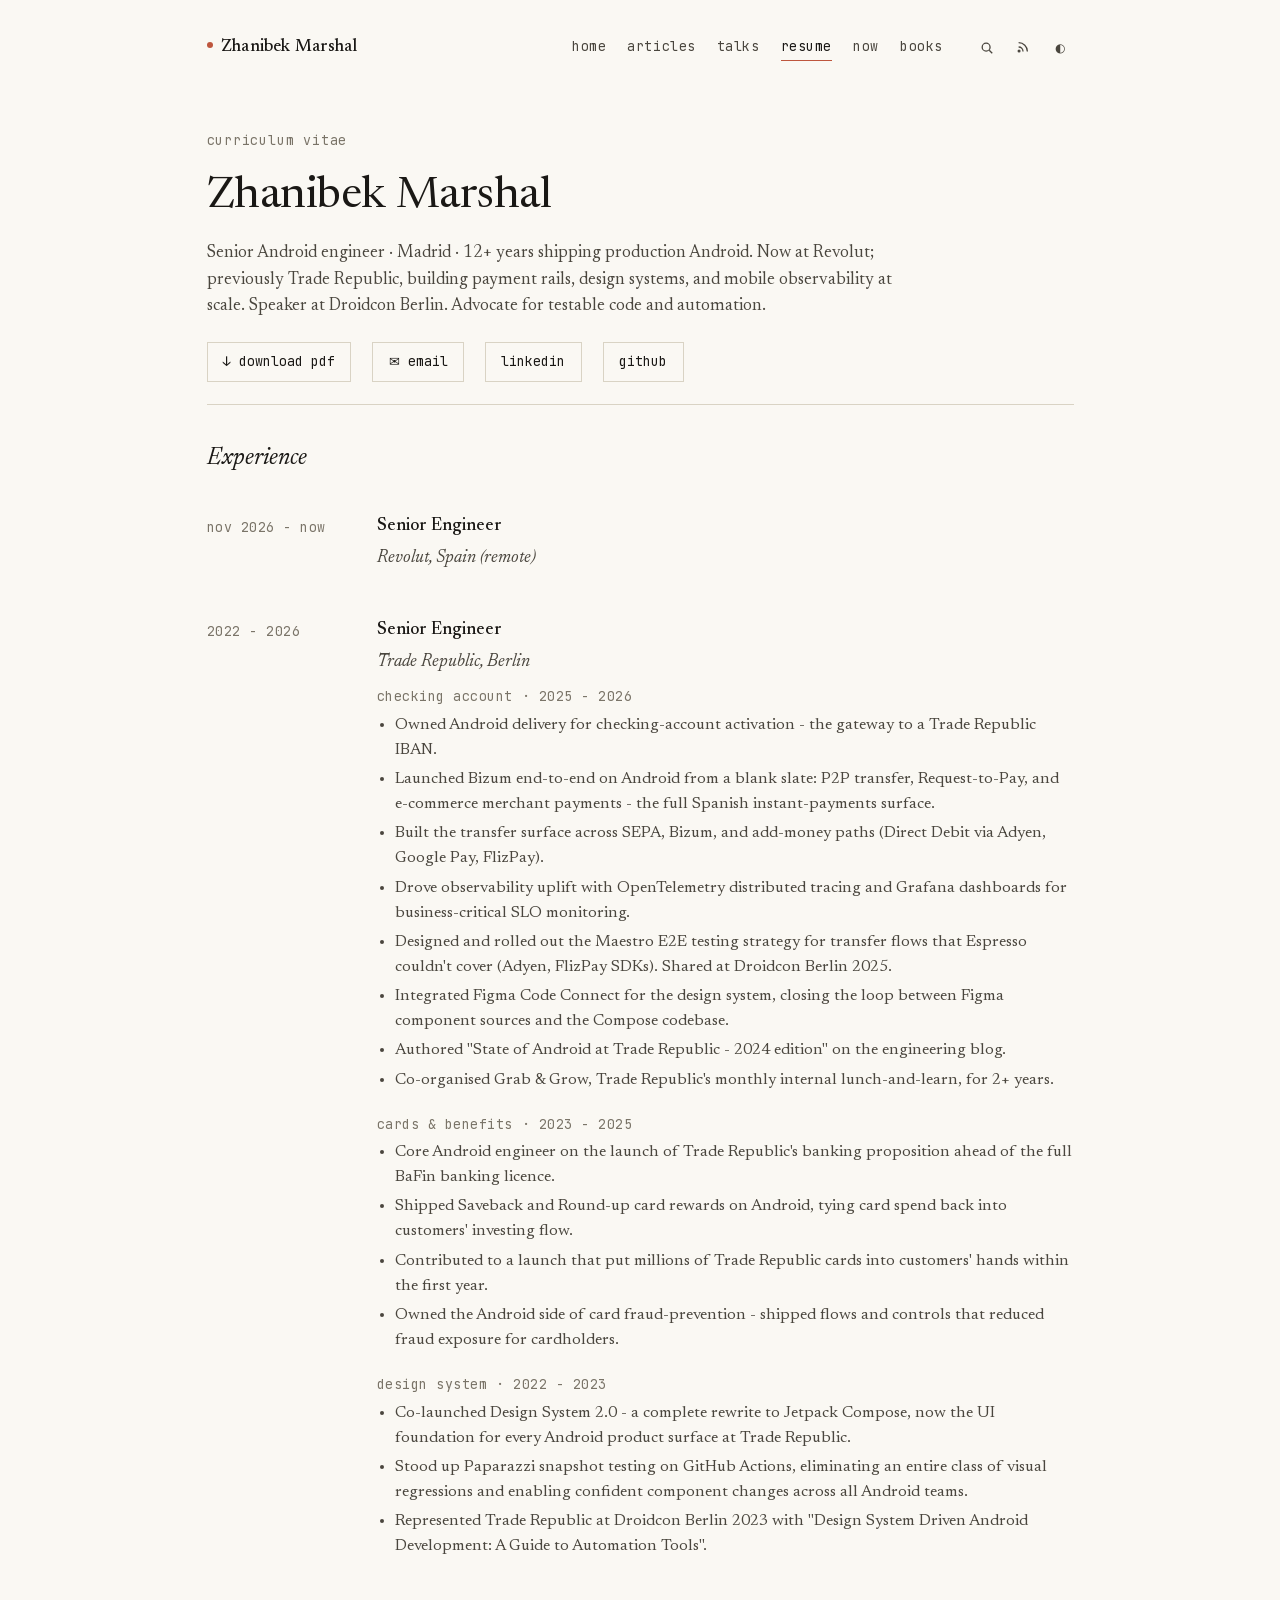
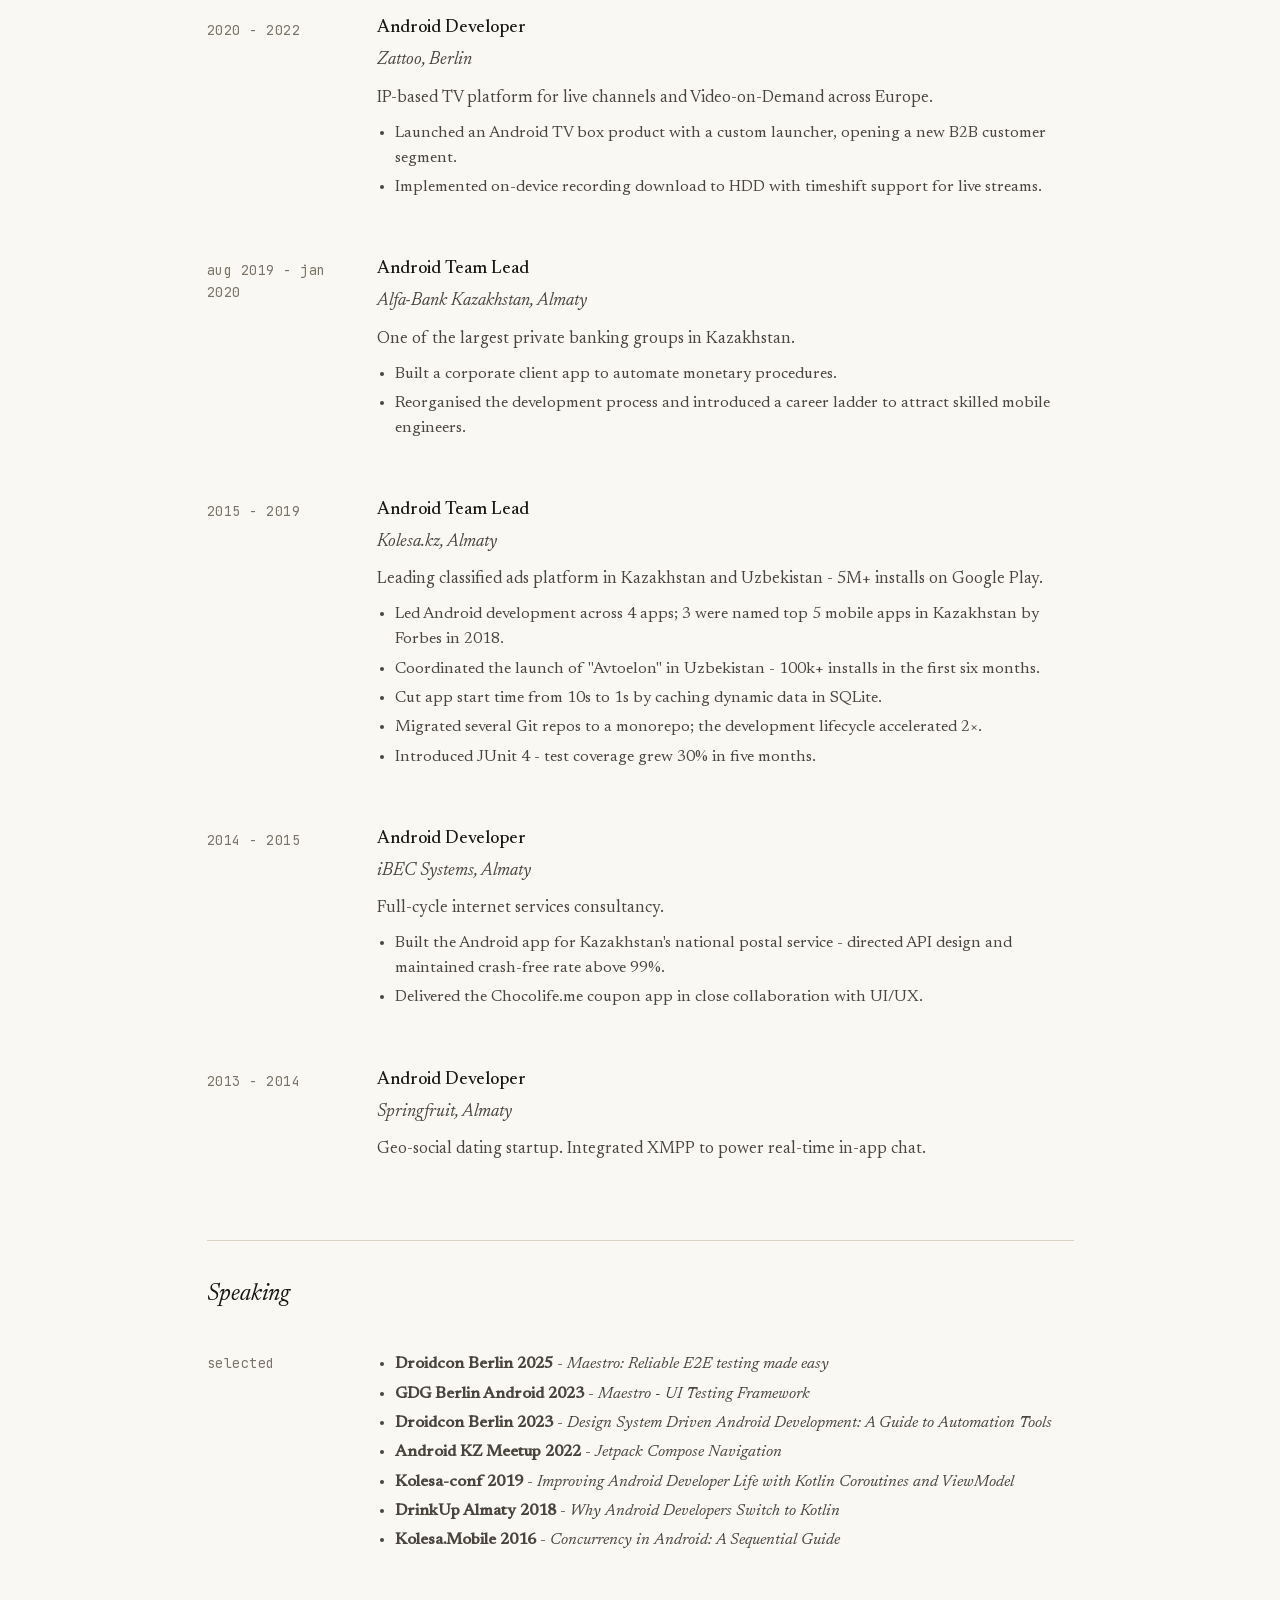
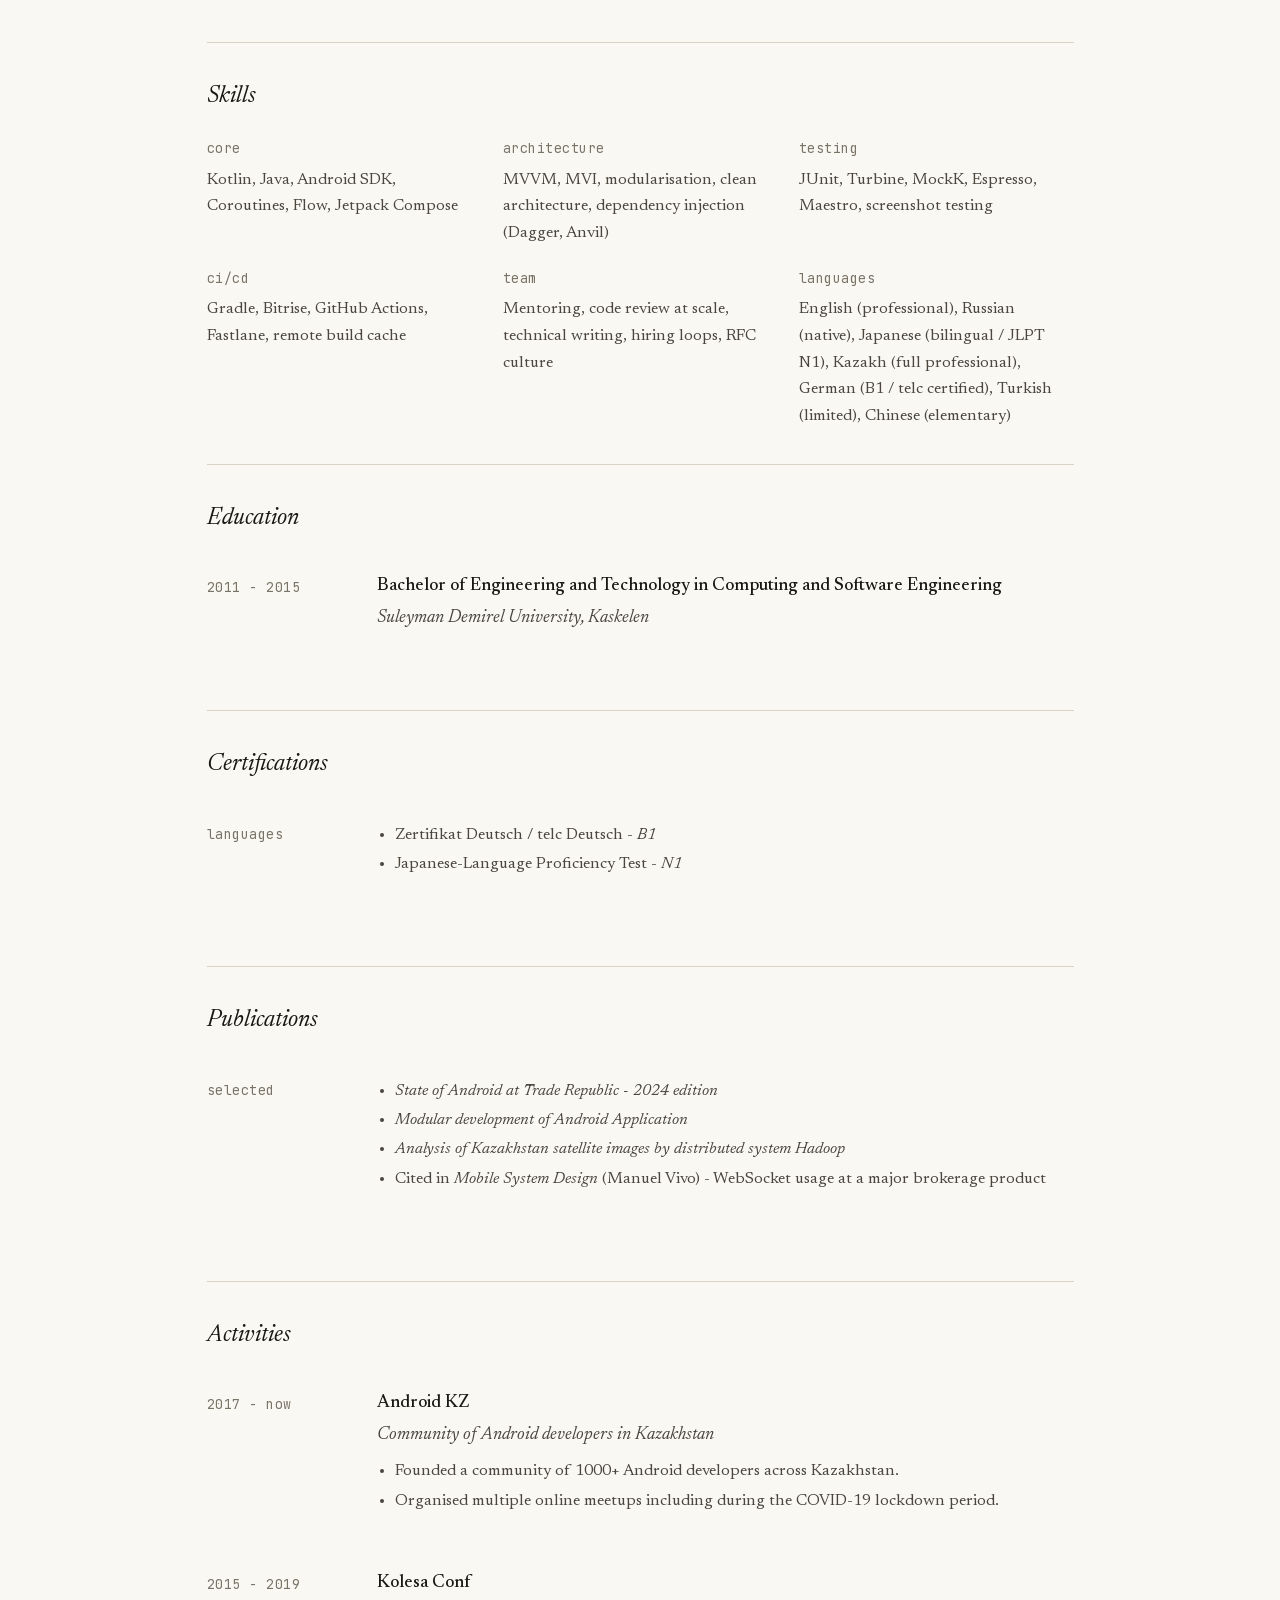
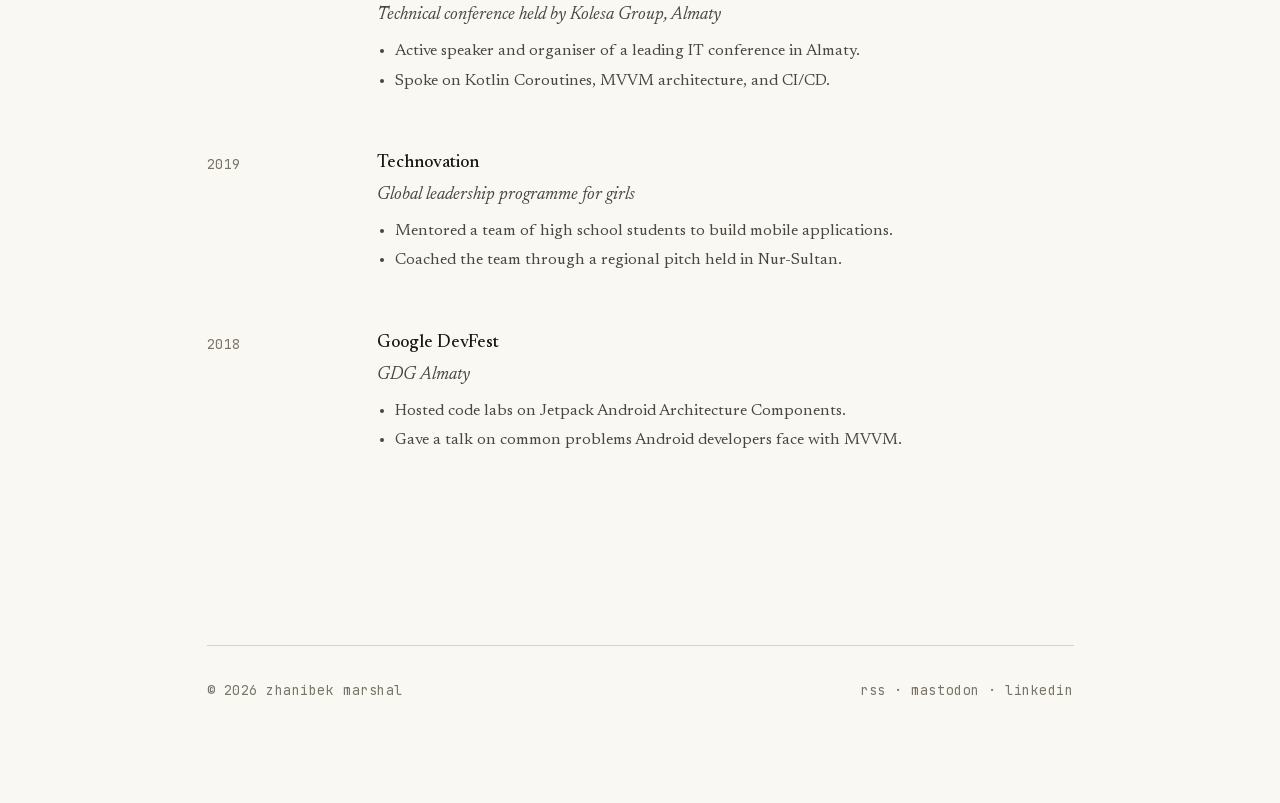
<file: resume.html>
<!doctype html>
<html lang="en">
<head>
<meta charset="utf-8">
<link rel="icon" href="favicon.svg" type="image/svg+xml">
<link rel="apple-touch-icon" href="favicon.svg">
<title>Resume - Zhanibek Marshal</title>
<meta name="viewport" content="width=device-width, initial-scale=1">
<link rel="canonical" href="https://zhanibek.dev/resume.html">
<meta name="description" content="Resume of Zhanibek Marshal, Senior Android Engineer based in Madrid.">
<meta property="og:title" content="Resume - Zhanibek Marshal">
<meta property="og:description" content="Resume of Zhanibek Marshal, Senior Android Engineer based in Madrid.">
<meta property="og:type" content="website">
<meta property="og:url" content="https://zhanibek.dev/resume.html">
<meta property="og:image" content="https://zhanibek.dev/assets/og-image.jpg">
<meta name="twitter:card" content="summary">
<link rel="alternate" type="application/rss+xml" title="Zhanibek Marshal - RSS" href="feed.xml">
<link rel="stylesheet" href="fonts.css">
<style>/* ============================================================
   Zhanibek Marshal - personal site
   Zen aesthetic. Newsreader serif + JetBrains Mono.
   ============================================================ */

:root {
  /* Light (paper) */
  --paper:        #faf8f3;
  --paper-2:      #f3efe6;
  --rule:         #d9d3c4;
  --ink:          #1a1815;
  --ink-2:        #4a463e;
  --ink-3:        #7a7468;
  --accent:       oklch(0.58 0.14 35);
  --accent-soft:  oklch(0.58 0.14 35 / 0.12);

  --serif: "Newsreader", "Iowan Old Style", "Palatino", Georgia, serif;
  --mono:  "JetBrains Mono", ui-monospace, "SF Mono", Menlo, monospace;

  /* Density (overridden by tweaks) */
  --density:    1;
  --measure:    38rem;            /* reading column */
  --gap-xs:     calc(0.5rem  * var(--density));
  --gap-sm:     calc(0.75rem * var(--density));
  --gap-md:     calc(1.25rem * var(--density));
  --gap-lg:     calc(2rem    * var(--density));
  --gap-xl:     calc(3.5rem  * var(--density));
  --gap-xxl:    calc(6rem    * var(--density));

  --type-body:  1.0625rem;
  --type-meta:  0.78rem;
  --type-h1:    clamp(1.75rem, 1.2rem + 2.4vw, 2.6rem);
  --type-h2:    1.5rem;
  --type-h3:    1.15rem;
  --type-hero:  clamp(2.2rem, 1.4rem + 3.5vw, 3.6rem);

  --leading-body: 1.65;
  --leading-tight: 1.25;

  color-scheme: light;
}

html[data-theme="dark"] {
  --paper:        #15171a;
  --paper-2:      #1d1f23;
  --rule:         #2c2f34;
  --ink:          #e8e6e1;
  --ink-2:        #b8b5ae;
  --ink-3:        #7a7770;
  --accent:       oklch(0.72 0.13 38);
  --accent-soft:  oklch(0.72 0.13 38 / 0.14);
  color-scheme: dark;
}

@media (prefers-color-scheme: dark) {
  html:not([data-theme]) {
    --paper:        #15171a;
    --paper-2:      #1d1f23;
    --rule:         #2c2f34;
    --ink:          #e8e6e1;
    --ink-2:        #b8b5ae;
    --ink-3:        #7a7770;
    --accent:       oklch(0.72 0.13 38);
    --accent-soft:  oklch(0.72 0.13 38 / 0.14);
    color-scheme: dark;
  }
}

* { box-sizing: border-box; }

html, body {
  margin: 0;
  padding: 0;
  background: var(--paper);
  color: var(--ink);
  font-family: var(--serif);
  font-size: var(--type-body);
  line-height: var(--leading-body);
  font-feature-settings: "ss01", "ss02";
  -webkit-font-smoothing: antialiased;
  text-rendering: optimizeLegibility;
}

img, svg { max-width: 100%; display: block; }

a {
  color: var(--ink);
  text-decoration: none;
  border-bottom: 1px solid var(--rule);
  transition: border-color 120ms ease, color 120ms ease;
}
a:hover { border-bottom-color: var(--accent); color: var(--accent); }

/* ----- LAYOUT ------------------------------------------------ */
.shell {
  max-width: 56rem;
  margin: 0 auto;
  padding: var(--gap-lg) clamp(1.25rem, 4vw, 2.5rem) var(--gap-xxl);
}

.measure { max-width: var(--measure); }

/* ----- HEADER ------------------------------------------------ */
.site-header {
  display: flex;
  justify-content: space-between;
  align-items: baseline;
  gap: var(--gap-md);
  padding-bottom: var(--gap-lg);
  border-bottom: 1px solid var(--rule);
  margin-bottom: var(--gap-xl);
  flex-wrap: wrap;
}
.brand {
  font-family: var(--serif);
  font-size: 1rem;
  font-weight: 500;
  letter-spacing: 0.01em;
  border: 0;
  color: var(--ink);
}
.brand .dot {
  display: inline-block;
  width: 6px; height: 6px;
  background: var(--accent);
  border-radius: 50%;
  margin-right: 0.5rem;
  transform: translateY(-3px);
}
nav.primary {
  display: flex;
  gap: var(--gap-md);
  font-family: var(--mono);
  font-size: var(--type-meta);
  letter-spacing: 0.04em;
  text-transform: lowercase;
  align-items: center;
  flex-wrap: wrap;
}
nav.primary a {
  color: var(--ink-2);
  border: 0;
  padding-bottom: 2px;
  border-bottom: 1px solid transparent;
}
nav.primary a:hover { color: var(--ink); border-bottom-color: var(--ink-3); }
nav.primary a[aria-current="page"] {
  color: var(--ink);
  border-bottom-color: var(--accent);
}

.utilities {
  display: flex;
  gap: 0.5rem;
  align-items: center;
  margin-left: 0.5rem;
}
.icon-btn {
  background: transparent;
  border: 1px solid transparent;
  color: var(--ink-2);
  width: 28px; height: 28px;
  border-radius: 4px;
  cursor: pointer;
  display: inline-flex;
  align-items: center;
  justify-content: center;
  font-family: var(--mono);
  font-size: 0.7rem;
  transition: background 120ms, color 120ms;
}
.icon-btn:hover { background: var(--paper-2); color: var(--ink); }
.icon-btn svg { width: 14px; height: 14px; }

/* ----- HERO -------------------------------------------------- */
.hero {
  padding: var(--gap-lg) 0 var(--gap-xl);
  max-width: 42rem;
}
.hero-eyebrow {
  font-family: var(--mono);
  font-size: var(--type-meta);
  text-transform: lowercase;
  letter-spacing: 0.06em;
  color: var(--ink-3);
  margin-bottom: var(--gap-md);
}
.hero h1 {
  font-family: var(--serif);
  font-weight: 400;
  font-size: var(--type-hero);
  line-height: 1.05;
  letter-spacing: -0.01em;
  margin: 0 0 var(--gap-md);
  text-wrap: balance;
}
.hero h1 em {
  font-style: italic;
  color: var(--ink-2);
}
.hero p {
  font-size: 1.125rem;
  line-height: 1.55;
  color: var(--ink-2);
  margin: 0 0 var(--gap-md);
  text-wrap: pretty;
}

/* ----- SECTION HEADINGS ------------------------------------- */
.section {
  padding: var(--gap-xl) 0;
  border-top: 1px solid var(--rule);
}
.section:first-of-type { border-top: 0; }

.section-head {
  display: flex;
  justify-content: space-between;
  align-items: baseline;
  margin-bottom: var(--gap-lg);
  gap: var(--gap-md);
}
.section-head h2 {
  font-family: var(--serif);
  font-weight: 400;
  font-style: italic;
  font-size: var(--type-h2);
  margin: 0;
  color: var(--ink);
}
.section-head .more {
  font-family: var(--mono);
  font-size: var(--type-meta);
  text-transform: lowercase;
  color: var(--ink-3);
  border: 0;
}
.section-head .more:hover { color: var(--accent); }

/* ----- ARTICLE LIST (list style) ---------------------------- */
.post-list {
  list-style: none;
  padding: 0;
  margin: 0;
}
.post-list li {
  padding: var(--gap-md) 0;
  border-bottom: 1px solid var(--rule);
}
.post-list li:last-child { border-bottom: 0; }
.post-row {
  display: grid;
  grid-template-columns: 7rem 1fr auto;
  gap: var(--gap-md);
  align-items: baseline;
}
.post-row .date,
.post-row .read-time {
  font-family: var(--mono);
  font-size: var(--type-meta);
  color: var(--ink-3);
  text-transform: lowercase;
  letter-spacing: 0.03em;
  white-space: nowrap;
}
.post-row .title {
  font-family: var(--serif);
  font-size: 1.0625rem;
  color: var(--ink);
  border: 0;
  line-height: 1.4;
}
.post-row .title:hover { color: var(--accent); }
.post-row .excerpt {
  font-size: 0.95rem;
  color: var(--ink-2);
  margin-top: 0.25rem;
  line-height: 1.45;
}
@media (max-width: 640px) {
  .post-row { grid-template-columns: 1fr; gap: 0.25rem; }
  .post-row .read-time { grid-row: 1; justify-self: end; }
  .post-row .date { grid-row: 1; }
}

/* ----- CARDS variant ---------------------------------------- */
.post-list.cards { display: grid; grid-template-columns: repeat(auto-fill, minmax(20rem, 1fr)); gap: var(--gap-lg); border: 0; }
.post-list.cards li { border: 0; padding: 0; }
.card {
  display: block;
  border: 0;
  padding: 0;
}
.card .cover {
  aspect-ratio: 16/10;
  background: var(--paper-2);
  margin-bottom: var(--gap-sm);
  overflow: hidden;
  position: relative;
}
.card .cover svg { width: 100%; height: 100%; }
.card .meta {
  font-family: var(--mono);
  font-size: var(--type-meta);
  color: var(--ink-3);
  text-transform: lowercase;
  letter-spacing: 0.04em;
  margin-bottom: 0.4rem;
  display: flex; gap: 0.75rem;
}
.card .title {
  font-family: var(--serif);
  font-size: 1.2rem;
  line-height: 1.3;
  color: var(--ink);
  display: block;
  border: 0;
  margin-bottom: 0.4rem;
}
.card:hover .title { color: var(--accent); }
.card .excerpt {
  font-size: 0.95rem;
  color: var(--ink-2);
  line-height: 1.5;
}

/* ----- TABLE variant ---------------------------------------- */
.post-list.table-list { padding: 0; }
.post-list.table-list li { padding: 0.75rem 0; }
.post-list.table-list .post-row {
  grid-template-columns: 6rem 1fr 7rem auto;
  align-items: center;
}
.post-list.table-list .post-row .excerpt { display: none; }
.post-list.table-list .post-row .tag {
  font-family: var(--mono);
  font-size: var(--type-meta);
  color: var(--ink-3);
  text-transform: lowercase;
  text-align: right;
}
@media (max-width: 640px) {
  .post-list.table-list .post-row { grid-template-columns: 1fr auto; }
  .post-list.table-list .post-row .tag { display: none; }
}

/* ----- TALK CARDS ------------------------------------------- */
.talks {
  display: grid;
  grid-template-columns: repeat(auto-fill, minmax(18rem, 1fr));
  gap: var(--gap-lg);
}
.talk {
  display: block;
  border: 0;
}
.talk .cover {
  aspect-ratio: 16/9;
  background: var(--paper-2);
  margin-bottom: var(--gap-sm);
  overflow: hidden;
}
.talk .meta {
  font-family: var(--mono);
  font-size: var(--type-meta);
  color: var(--ink-3);
  text-transform: lowercase;
  letter-spacing: 0.04em;
  margin-bottom: 0.4rem;
  display: flex;
  gap: 0.75rem;
}
.talk .title {
  font-family: var(--serif);
  font-style: italic;
  font-size: 1.1rem;
  color: var(--ink);
  border: 0;
  display: block;
  margin-bottom: 0.25rem;
}
.talk:hover .title { color: var(--accent); }
.talk .venue { font-size: 0.9rem; color: var(--ink-2); }

/* ----- ARTICLE BODY ----------------------------------------- */
article.prose {
  max-width: var(--measure);
  margin: 0 auto;
}
article.prose h1 {
  font-weight: 400;
  font-size: var(--type-h1);
  line-height: 1.1;
  letter-spacing: -0.01em;
  margin: 0 0 var(--gap-sm);
  text-wrap: balance;
}
article.prose .article-meta {
  font-family: var(--mono);
  font-size: var(--type-meta);
  color: var(--ink-3);
  text-transform: lowercase;
  letter-spacing: 0.04em;
  display: flex;
  gap: 0.75rem;
  margin-bottom: var(--gap-xl);
  flex-wrap: wrap;
}
article.prose p,
article.prose ul,
article.prose ol,
article.prose blockquote {
  margin: 0 0 var(--gap-md);
}
article.prose h2 {
  font-weight: 400;
  font-style: italic;
  font-size: 1.5rem;
  margin: var(--gap-xl) 0 var(--gap-sm);
}
article.prose h3 {
  font-weight: 500;
  font-size: 1.125rem;
  margin: var(--gap-lg) 0 var(--gap-sm);
}
article.prose blockquote {
  padding-left: var(--gap-md);
  border-left: 2px solid var(--rule);
  color: var(--ink-2);
  font-style: italic;
}
article.prose a {
  color: var(--accent);
  border-bottom: 1px solid var(--accent-soft);
}
article.prose a:hover { border-bottom-color: var(--accent); }

article.prose code {
  font-family: var(--mono);
  font-size: 0.92em;
  background: var(--paper-2);
  padding: 1px 5px;
  border-radius: 3px;
}
article.prose pre {
  background: var(--paper-2);
  border: 1px solid var(--rule);
  border-radius: 4px;
  padding: var(--gap-md);
  overflow-x: auto;
  font-family: var(--mono);
  font-size: 0.88rem;
  line-height: 1.55;
  margin: var(--gap-md) 0 var(--gap-lg);
}
article.prose pre code { background: transparent; padding: 0; }

/* Syntax (very gentle) */
.tok-key { color: oklch(0.55 0.14 280); }
.tok-str { color: oklch(0.55 0.13 140); }
.tok-com { color: var(--ink-3); font-style: italic; }
.tok-num { color: oklch(0.6 0.14 35); }
.tok-fn  { color: oklch(0.55 0.13 220); }
html[data-theme="dark"] .tok-key { color: oklch(0.78 0.14 280); }
html[data-theme="dark"] .tok-str { color: oklch(0.78 0.13 140); }
html[data-theme="dark"] .tok-num { color: oklch(0.78 0.14 35); }
html[data-theme="dark"] .tok-fn  { color: oklch(0.78 0.13 220); }
@media (prefers-color-scheme: dark) {
  html:not([data-theme]) .tok-key { color: oklch(0.78 0.14 280); }
  html:not([data-theme]) .tok-str { color: oklch(0.78 0.13 140); }
  html:not([data-theme]) .tok-num { color: oklch(0.78 0.14 35); }
  html:not([data-theme]) .tok-fn  { color: oklch(0.78 0.13 220); }
}

/* ----- READING PROGRESS BAR --------------------------------- */
.progress {
  position: fixed;
  top: 0; left: 0;
  height: 2px;
  width: 0%;
  background: var(--accent);
  z-index: 50;
  transition: width 80ms linear;
}

/* ----- FOOTER ----------------------------------------------- */
.site-footer {
  margin-top: var(--gap-xxl);
  padding-top: var(--gap-lg);
  border-top: 1px solid var(--rule);
  display: flex;
  justify-content: space-between;
  font-family: var(--mono);
  font-size: var(--type-meta);
  color: var(--ink-3);
  text-transform: lowercase;
  letter-spacing: 0.04em;
  gap: var(--gap-md);
  flex-wrap: wrap;
}
.site-footer a { color: var(--ink-3); border: 0; }
.site-footer a:hover { color: var(--accent); }

/* ----- SEARCH OVERLAY --------------------------------------- */
.search-overlay {
  position: fixed; inset: 0;
  background: color-mix(in oklab, var(--paper) 85%, transparent);
  backdrop-filter: blur(8px);
  display: none;
  align-items: flex-start;
  justify-content: center;
  z-index: 100;
  padding-top: 12vh;
}
.search-overlay[data-open="true"] { display: flex; }
.search-box {
  width: min(90vw, 36rem);
  background: var(--paper);
  border: 1px solid var(--rule);
  border-radius: 4px;
  box-shadow: 0 24px 60px -20px rgba(0,0,0,0.18);
}
.search-input {
  width: 100%;
  border: 0;
  background: transparent;
  padding: var(--gap-md);
  font-family: var(--serif);
  font-size: 1.15rem;
  color: var(--ink);
  outline: none;
  border-bottom: 1px solid var(--rule);
}
.search-input::placeholder { color: var(--ink-3); }
.search-results {
  max-height: 50vh;
  overflow-y: auto;
  padding: var(--gap-sm) 0;
}
.search-result {
  display: block;
  padding: 0.5rem var(--gap-md);
  border: 0;
  color: var(--ink);
}
.search-result:hover, .search-result.active {
  background: var(--paper-2);
  color: var(--ink);
}
.search-result .kind {
  font-family: var(--mono);
  font-size: 0.7rem;
  color: var(--ink-3);
  text-transform: lowercase;
  margin-right: 0.5rem;
}
.search-result .title { font-family: var(--serif); }
.search-empty {
  padding: var(--gap-md);
  font-family: var(--mono);
  font-size: var(--type-meta);
  color: var(--ink-3);
  text-transform: lowercase;
}

/* ----- TWEAKS PANEL CHROME ---------------------------------- */
/* (TweaksPanel starter handles most styling; we just theme it.) */

/* ----- UTIL ------------------------------------------------- */
.kbd {
  font-family: var(--mono);
  font-size: 0.7rem;
  border: 1px solid var(--rule);
  padding: 1px 5px;
  border-radius: 3px;
  color: var(--ink-3);
  background: var(--paper-2);
}
.divider {
  height: 1px;
  background: var(--rule);
  margin: var(--gap-xl) 0;
}
.lede {
  font-size: 1.18rem;
  color: var(--ink-2);
  font-style: italic;
  line-height: 1.55;
  margin-bottom: var(--gap-lg);
}
.tag-row {
  display: flex; gap: 0.5rem; flex-wrap: wrap;
  font-family: var(--mono);
  font-size: var(--type-meta);
  text-transform: lowercase;
  color: var(--ink-3);
  letter-spacing: 0.03em;
}
.tag-row a { color: var(--ink-3); border: 0; }
.tag-row a:hover { color: var(--accent); }

/* Cover placeholder */
.cover-ph {
  width: 100%; height: 100%;
  display: flex; align-items: center; justify-content: center;
  position: relative;
  background:
    repeating-linear-gradient(
      45deg,
      var(--paper-2) 0 8px,
      transparent 8px 16px
    ),
    var(--paper);
  color: var(--ink-3);
  font-family: var(--mono);
  font-size: 0.7rem;
  text-transform: lowercase;
  letter-spacing: 0.05em;
}
.cover-ph span {
  background: var(--paper);
  padding: 0.25rem 0.5rem;
  border: 1px solid var(--rule);
}

/* Hide things by tweak */
[data-hide-readtime="true"] .read-time { display: none !important; }

/* Density modifier */
html[data-density="compact"] { --density: 0.7; --measure: 36rem; }
html[data-density="comfy"]   { --density: 1; }
html[data-density="airy"]    { --density: 1.35; --measure: 40rem; }

/* Responsive */
@media (max-width: 640px) {
  .site-header { gap: var(--gap-sm); }
  nav.primary { gap: var(--gap-sm); }
  .section { padding: var(--gap-lg) 0; }
}
</style>
<script>(function(){const t=localStorage.getItem("zm.theme");if(t&&t!=="system")document.documentElement.setAttribute("data-theme",t);const d=localStorage.getItem("zm.density");if(d)document.documentElement.setAttribute("data-density",d);})();</script>
<style>
  .resume-grid {
    display: grid;
    grid-template-columns: 8rem 1fr;
    gap: var(--gap-lg);
    margin: var(--gap-lg) 0;
  }
  .resume-grid .when {
    font-family: var(--mono);
    font-size: var(--type-meta);
    color: var(--ink-3);
    text-transform: lowercase;
    letter-spacing: 0.04em;
    padding-top: 0.3rem;
  }
  .resume-grid .what h3 {
    font-family: var(--serif);
    font-weight: 500;
    font-size: 1.05rem;
    margin: 0 0 0.15rem;
  }
  .resume-grid .what .where {
    font-family: var(--serif);
    font-style: italic;
    color: var(--ink-2);
    margin-bottom: 0.5rem;
  }
  .resume-grid .what p {
    color: var(--ink-2);
    font-size: 0.98rem;
    margin: 0 0 0.5rem;
  }
  .resume-grid .what ul {
    margin: 0.25rem 0 var(--gap-md) 1.1rem;
    padding: 0;
    color: var(--ink-2);
    font-size: 0.95rem;
    line-height: 1.55;
  }
  .resume-grid .what ul li { margin-bottom: 0.25rem; }
  .resume-section { padding: var(--gap-lg) 0; border-top: 1px solid var(--rule); }
  .resume-section:first-child { border: 0; padding-top: 0; }
  .resume-section h2 {
    font-family: var(--serif);
    font-weight: 400;
    font-style: italic;
    font-size: 1.4rem;
    margin: 0;
  }
  .resume-skills {
    display: grid;
    grid-template-columns: repeat(auto-fit, minmax(14rem, 1fr));
    gap: var(--gap-md);
    margin-top: var(--gap-md);
  }
  .skill-group .label {
    font-family: var(--mono);
    font-size: var(--type-meta);
    color: var(--ink-3);
    text-transform: lowercase;
    letter-spacing: 0.04em;
    margin-bottom: 0.4rem;
  }
  .skill-group p {
    margin: 0; color: var(--ink-2); font-size: 0.95rem;
  }
  .download-row {
    display: flex; gap: var(--gap-md); flex-wrap: wrap;
    margin-top: var(--gap-md);
    font-family: var(--mono);
    font-size: var(--type-meta);
    text-transform: lowercase;
  }
  .download-row a {
    border: 1px solid var(--rule);
    padding: 0.5rem 0.9rem;
    color: var(--ink);
  }
  .download-row a:hover { border-color: var(--accent); color: var(--accent); }
  @media (max-width: 640px) {
    .resume-grid { grid-template-columns: 1fr; gap: var(--gap-sm); }
  }
</style>
</head>
<body>

<header class="site-header shell" style="padding-bottom:0; margin-bottom:0; border:0;">
  <a href="index.html" class="brand"><span class="dot"></span>Zhanibek Marshal</a>
  <nav class="primary">
    <a href="index.html">home</a>
    <a href="articles.html">articles</a>
    <a href="talks.html">talks</a>
    <a href="resume.html">resume</a>
    <a href="now.html">now</a>
    <a href="books.html">books</a>
    <span class="utilities">
      <button class="icon-btn" data-search-open><svg viewBox="0 0 16 16" fill="none" stroke="currentColor" stroke-width="1.5"><circle cx="7" cy="7" r="4.5"/><path d="M10.5 10.5L14 14"/></svg></button>
      <a class="icon-btn" href="feed.xml"><svg viewBox="0 0 16 16" fill="none" stroke="currentColor" stroke-width="1.5"><path d="M3 3a10 10 0 0 1 10 10"/><path d="M3 8a5 5 0 0 1 5 5"/><circle cx="3.5" cy="12.5" r="1" fill="currentColor"/></svg></a>
      <button class="icon-btn" data-theme-toggle>◐</button>
    </span>
  </nav>
</header>

<main class="shell">
  <section class="hero" style="padding-bottom:var(--gap-md);">
    <div class="hero-eyebrow">curriculum vitae</div>
    <h1 style="font-size:var(--type-h1);">Zhanibek Marshal</h1>
    <p style="font-size:1rem;">Senior Android engineer · Madrid · 12+ years shipping production Android. Now at Revolut; previously Trade Republic, building payment rails, design systems, and mobile observability at scale. Speaker at Droidcon Berlin. Advocate for testable code and automation.</p>
    <div class="download-row">
      <a href="resume.pdf" download>↓ download pdf</a>
      <a href="mailto:hello@zhanibek.dev">✉ email</a>
      <a href="https://www.linkedin.com/in/johnmarshal/">linkedin</a>
      <a href="https://github.com/JohnMars">github</a>
    </div>
  </section>

  <div class="resume-section">
    <h2>Experience</h2>

    <div class="resume-grid">
      <div class="when">Nov 2026 - now</div>
      <div class="what">
        <h3>Senior Engineer</h3>
        <div class="where">Revolut, Spain (remote)</div>
      </div>
    </div>

    <div class="resume-grid">
      <div class="when">2022 - 2026</div>
      <div class="what">
        <h3>Senior Engineer</h3>
        <div class="where">Trade Republic, Berlin</div>

        <p style="margin-bottom:0.25rem; font-family:var(--mono); font-size:var(--type-meta); color:var(--ink-3); text-transform:lowercase; letter-spacing:0.04em;">checking account · 2025 - 2026</p>
        <ul>
          <li>Owned Android delivery for checking-account activation - the gateway to a Trade Republic IBAN.</li>
          <li>Launched Bizum end-to-end on Android from a blank slate: P2P transfer, Request-to-Pay, and e-commerce merchant payments - the full Spanish instant-payments surface.</li>
          <li>Built the transfer surface across SEPA, Bizum, and add-money paths (Direct Debit via Adyen, Google Pay, FlizPay).</li>
          <li>Drove observability uplift with OpenTelemetry distributed tracing and Grafana dashboards for business-critical SLO monitoring.</li>
          <li>Designed and rolled out the Maestro E2E testing strategy for transfer flows that Espresso couldn't cover (Adyen, FlizPay SDKs). Shared at Droidcon Berlin 2025.</li>
          <li>Integrated Figma Code Connect for the design system, closing the loop between Figma component sources and the Compose codebase.</li>
          <li>Authored "State of Android at Trade Republic - 2024 edition" on the engineering blog.</li>
          <li>Co-organised Grab &amp; Grow, Trade Republic's monthly internal lunch-and-learn, for 2+ years.</li>
        </ul>

        <p style="margin-bottom:0.25rem; font-family:var(--mono); font-size:var(--type-meta); color:var(--ink-3); text-transform:lowercase; letter-spacing:0.04em;">cards &amp; benefits · 2023 - 2025</p>
        <ul>
          <li>Core Android engineer on the launch of Trade Republic's banking proposition ahead of the full BaFin banking licence.</li>
          <li>Shipped Saveback and Round-up card rewards on Android, tying card spend back into customers' investing flow.</li>
          <li>Contributed to a launch that put millions of Trade Republic cards into customers' hands within the first year.</li>
          <li>Owned the Android side of card fraud-prevention - shipped flows and controls that reduced fraud exposure for cardholders.</li>
        </ul>

        <p style="margin-bottom:0.25rem; font-family:var(--mono); font-size:var(--type-meta); color:var(--ink-3); text-transform:lowercase; letter-spacing:0.04em;">design system · 2022 - 2023</p>
        <ul>
          <li>Co-launched Design System 2.0 - a complete rewrite to Jetpack Compose, now the UI foundation for every Android product surface at Trade Republic.</li>
          <li>Stood up Paparazzi snapshot testing on GitHub Actions, eliminating an entire class of visual regressions and enabling confident component changes across all Android teams.</li>
          <li>Represented Trade Republic at Droidcon Berlin 2023 with "Design System Driven Android Development: A Guide to Automation Tools".</li>
        </ul>
      </div>
    </div>

    <div class="resume-grid">
      <div class="when">2020 - 2022</div>
      <div class="what">
        <h3>Android Developer</h3>
        <div class="where">Zattoo, Berlin</div>
        <p>IP-based TV platform for live channels and Video-on-Demand across Europe.</p>
        <ul>
          <li>Launched an Android TV box product with a custom launcher, opening a new B2B customer segment.</li>
          <li>Implemented on-device recording download to HDD with timeshift support for live streams.</li>
        </ul>
      </div>
    </div>

    <div class="resume-grid">
      <div class="when">Aug 2019 - Jan 2020</div>
      <div class="what">
        <h3>Android Team Lead</h3>
        <div class="where">Alfa-Bank Kazakhstan, Almaty</div>
        <p>One of the largest private banking groups in Kazakhstan.</p>
        <ul>
          <li>Built a corporate client app to automate monetary procedures.</li>
          <li>Reorganised the development process and introduced a career ladder to attract skilled mobile engineers.</li>
        </ul>
      </div>
    </div>

    <div class="resume-grid">
      <div class="when">2015 - 2019</div>
      <div class="what">
        <h3>Android Team Lead</h3>
        <div class="where">Kolesa.kz, Almaty</div>
        <p>Leading classified ads platform in Kazakhstan and Uzbekistan - 5M+ installs on Google Play.</p>
        <ul>
          <li>Led Android development across 4 apps; 3 were named top 5 mobile apps in Kazakhstan by Forbes in 2018.</li>
          <li>Coordinated the launch of "Avtoelon" in Uzbekistan - 100k+ installs in the first six months.</li>
          <li>Cut app start time from 10s to 1s by caching dynamic data in SQLite.</li>
          <li>Migrated several Git repos to a monorepo; the development lifecycle accelerated 2×.</li>
          <li>Introduced JUnit 4 - test coverage grew 30% in five months.</li>
        </ul>
      </div>
    </div>

    <div class="resume-grid">
      <div class="when">2014 - 2015</div>
      <div class="what">
        <h3>Android Developer</h3>
        <div class="where">iBEC Systems, Almaty</div>
        <p>Full-cycle internet services consultancy.</p>
        <ul>
          <li>Built the Android app for Kazakhstan's national postal service - directed API design and maintained crash-free rate above 99%.</li>
          <li>Delivered the Chocolife.me coupon app in close collaboration with UI/UX.</li>
        </ul>
      </div>
    </div>

    <div class="resume-grid">
      <div class="when">2013 - 2014</div>
      <div class="what">
        <h3>Android Developer</h3>
        <div class="where">Springfruit, Almaty</div>
        <p>Geo-social dating startup. Integrated XMPP to power real-time in-app chat.</p>
      </div>
    </div>
  </div>

  <div class="resume-section">
    <h2>Speaking</h2>
    <div class="resume-grid">
      <div class="when">selected</div>
      <div class="what">
        <ul>
          <li><strong>Droidcon Berlin 2025</strong> - <em>Maestro: Reliable E2E testing made easy</em></li>
          <li><strong>GDG Berlin Android 2023</strong> - <em>Maestro - UI Testing Framework</em></li>
          <li><strong>Droidcon Berlin 2023</strong> - <em>Design System Driven Android Development: A Guide to Automation Tools</em></li>
          <li><strong>Android KZ Meetup 2022</strong> - <em>Jetpack Compose Navigation</em></li>
          <li><strong>Kolesa-conf 2019</strong> - <em>Improving Android Developer Life with Kotlin Coroutines and ViewModel</em></li>
          <li><strong>DrinkUp Almaty 2018</strong> - <em>Why Android Developers Switch to Kotlin</em></li>
          <li><strong>Kolesa.Mobile 2016</strong> - <em>Concurrency in Android: A Sequential Guide</em></li>
        </ul>
      </div>
    </div>
  </div>

  <div class="resume-section">
    <h2>Skills</h2>
    <div class="resume-skills">
      <div class="skill-group">
        <div class="label">core</div>
        <p>Kotlin, Java, Android SDK, Coroutines, Flow, Jetpack Compose</p>
      </div>
      <div class="skill-group">
        <div class="label">architecture</div>
        <p>MVVM, MVI, modularisation, clean architecture, dependency injection (Dagger, Anvil)</p>
      </div>
      <div class="skill-group">
        <div class="label">testing</div>
        <p>JUnit, Turbine, MockK, Espresso, Maestro, screenshot testing</p>
      </div>
      <div class="skill-group">
        <div class="label">ci/cd</div>
        <p>Gradle, Bitrise, GitHub Actions, Fastlane, remote build cache</p>
      </div>
      <div class="skill-group">
        <div class="label">team</div>
        <p>Mentoring, code review at scale, technical writing, hiring loops, RFC culture</p>
      </div>
      <div class="skill-group">
        <div class="label">languages</div>
        <p>English (professional), Russian (native), Japanese (bilingual / JLPT N1), Kazakh (full professional), German (B1 / telc certified), Turkish (limited), Chinese (elementary)</p>
      </div>
    </div>
  </div>

  <div class="resume-section">
    <h2>Education</h2>
    <div class="resume-grid">
      <div class="when">2011 - 2015</div>
      <div class="what">
        <h3>Bachelor of Engineering and Technology in Computing and Software Engineering</h3>
        <div class="where">Suleyman Demirel University, Kaskelen</div>
      </div>
    </div>
  </div>

  <div class="resume-section">
    <h2>Certifications</h2>
    <div class="resume-grid">
      <div class="when">languages</div>
      <div class="what">
        <ul>
          <li>Zertifikat Deutsch / telc Deutsch - <em>B1</em></li>
          <li>Japanese-Language Proficiency Test - <em>N1</em></li>
        </ul>
      </div>
    </div>
  </div>

  <div class="resume-section">
    <h2>Publications</h2>
    <div class="resume-grid">
      <div class="when">selected</div>
      <div class="what">
        <ul>
          <li><em>State of Android at Trade Republic - 2024 edition</em></li>
          <li><em>Modular development of Android Application</em></li>
          <li><em>Analysis of Kazakhstan satellite images by distributed system Hadoop</em></li>
          <li>Cited in <em>Mobile System Design</em> (Manuel Vivo) - WebSocket usage at a major brokerage product</li>
        </ul>
      </div>
    </div>
  </div>

  <div class="resume-section">
    <h2>Activities</h2>

    <div class="resume-grid">
      <div class="when">2017 - now</div>
      <div class="what">
        <h3>Android KZ</h3>
        <div class="where">Community of Android developers in Kazakhstan</div>
        <ul>
          <li>Founded a community of 1000+ Android developers across Kazakhstan.</li>
          <li>Organised multiple online meetups including during the COVID-19 lockdown period.</li>
        </ul>
      </div>
    </div>

    <div class="resume-grid">
      <div class="when">2015 - 2019</div>
      <div class="what">
        <h3>Kolesa Conf</h3>
        <div class="where">Technical conference held by Kolesa Group, Almaty</div>
        <ul>
          <li>Active speaker and organiser of a leading IT conference in Almaty.</li>
          <li>Spoke on Kotlin Coroutines, MVVM architecture, and CI/CD.</li>
        </ul>
      </div>
    </div>

    <div class="resume-grid">
      <div class="when">2019</div>
      <div class="what">
        <h3>Technovation</h3>
        <div class="where">Global leadership programme for girls</div>
        <ul>
          <li>Mentored a team of high school students to build mobile applications.</li>
          <li>Coached the team through a regional pitch held in Nur-Sultan.</li>
        </ul>
      </div>
    </div>

    <div class="resume-grid">
      <div class="when">2018</div>
      <div class="what">
        <h3>Google DevFest</h3>
        <div class="where">GDG Almaty</div>
        <ul>
          <li>Hosted code labs on Jetpack Android Architecture Components.</li>
          <li>Gave a talk on common problems Android developers face with MVVM.</li>
        </ul>
      </div>
    </div>
  </div>

  <footer class="site-footer">
    <span>© 2026 Zhanibek Marshal</span>
    <span><a href="feed.xml">rss</a> · <a href="https://androiddev.social/@zhanibek">mastodon</a> · <a href="https://www.linkedin.com/in/johnmarshal/">linkedin</a></span>
  </footer>
</main>

<div class="search-overlay" data-search-overlay data-open="false">
  <div class="search-box">
    <input class="search-input" data-search-input placeholder="search articles, talks, pages…" type="text" autocomplete="off">
    <div class="search-results" data-search-results></div>
  </div>
</div>


<script src="site-data.js"></script>
<script>/* Site-wide chrome: theme toggle, search, header active state, tweaks bridge.
   Vanilla JS - no framework needed for these utilities. */

(function() {
  // ---------- THEME ----------
  const THEME_KEY = "zm.theme";
  function applyTheme(t) {
    if (t === "system" || !t) {
      document.documentElement.removeAttribute("data-theme");
    } else {
      document.documentElement.setAttribute("data-theme", t);
    }
  }
  function currentTheme() {
    return localStorage.getItem(THEME_KEY) || "system";
  }
  function nextTheme(t) {
    return t === "light" ? "dark" : t === "dark" ? "system" : "light";
  }
  function setThemeBtnLabel(btn) {
    const t = currentTheme();
    const label = t === "light" ? "☀" : t === "dark" ? "☾" : "◐";
    btn.textContent = label;
    btn.setAttribute("title", `theme: ${t} (click to cycle)`);
  }
  applyTheme(currentTheme());

  document.addEventListener("DOMContentLoaded", () => {
    const btn = document.querySelector("[data-theme-toggle]");
    if (btn) {
      setThemeBtnLabel(btn);
      btn.addEventListener("click", () => {
        const t = nextTheme(currentTheme());
        localStorage.setItem(THEME_KEY, t);
        applyTheme(t);
        setThemeBtnLabel(btn);
      });
    }

    // ---------- ACTIVE NAV ----------
    const raw = location.pathname.split("/").pop() || "index";
    const path = raw.replace(/\.html$/, "") || "index";
    document.querySelectorAll("nav.primary a").forEach(a => {
      const href = a.getAttribute("href").replace(/\.html$/, "");
      if (href === path) a.setAttribute("aria-current", "page");
    });

    // ---------- DENSITY ----------
    const d = localStorage.getItem("zm.density") || "comfy";
    document.documentElement.setAttribute("data-density", d);

    // ---------- READ-TIME HIDE ----------
    const showReadTime = localStorage.getItem("zm.readtime") !== "false";
    document.documentElement.setAttribute("data-hide-readtime", String(!showReadTime));

    // ---------- SEARCH ----------
    const overlay = document.querySelector("[data-search-overlay]");
    const input   = document.querySelector("[data-search-input]");
    const results = document.querySelector("[data-search-results]");
    const openBtn = document.querySelector("[data-search-open]");

    function buildIndex() {
      const items = [];
      (window.SITE?.articles || []).forEach(a => {
        items.push({
          kind: "article",
          title: a.title,
          excerpt: a.excerpt,
          href: `article.html?slug=${a.slug}`
        });
      });
      (window.SITE?.talks || []).forEach(t => {
        items.push({
          kind: "talk",
          title: t.title,
          excerpt: `${t.venue}, ${t.city}`,
          href: `talk.html?slug=${t.slug}`
        });
      });
      [
        { kind: "page", title: "Resume", excerpt: "Experience, talks, recognition", href: "resume.html" },
        { kind: "page", title: "Now",     excerpt: "What I'm working on this season",     href: "now.html" },
        { kind: "page", title: "Articles",excerpt: "All writing",                          href: "articles.html" },
        { kind: "page", title: "Talks",   excerpt: "Public speaking",                      href: "talks.html" },
        { kind: "page", title: "Books",   excerpt: "Recommended reading",                  href: "books.html" }
      ].forEach(p => items.push(p));
      return items;
    }
    const idx = buildIndex();
    let activeIdx = 0;

    function render(query) {
      if (!results) return;
      const q = query.trim().toLowerCase();
      let list = idx;
      if (q) {
        list = idx.filter(i =>
          i.title.toLowerCase().includes(q) ||
          (i.excerpt || "").toLowerCase().includes(q) ||
          i.kind.includes(q)
        );
      }
      if (list.length === 0) {
        results.innerHTML = `<div class="search-empty">no results for "${q}"</div>`;
        return;
      }
      results.innerHTML = list.slice(0, 12).map((r, i) => `
        <a class="search-result ${i===activeIdx?'active':''}" href="${r.href}" data-idx="${i}">
          <span class="kind">${r.kind}</span>
          <span class="title">${r.title}</span>
        </a>
      `).join("");
    }

    function openSearch() {
      if (!overlay) return;
      overlay.setAttribute("data-open", "true");
      activeIdx = 0;
      render("");
      setTimeout(() => input?.focus(), 30);
    }
    function closeSearch() {
      if (!overlay) return;
      overlay.setAttribute("data-open", "false");
      if (input) input.value = "";
    }
    openBtn?.addEventListener("click", openSearch);
    overlay?.addEventListener("click", e => { if (e.target === overlay) closeSearch(); });
    input?.addEventListener("input", e => { activeIdx = 0; render(e.target.value); });
    input?.addEventListener("keydown", e => {
      const links = results.querySelectorAll(".search-result");
      if (e.key === "ArrowDown") {
        e.preventDefault();
        activeIdx = Math.min(activeIdx + 1, links.length - 1);
        render(input.value);
      } else if (e.key === "ArrowUp") {
        e.preventDefault();
        activeIdx = Math.max(activeIdx - 1, 0);
        render(input.value);
      } else if (e.key === "Enter") {
        const a = results.querySelector(`.search-result[data-idx="${activeIdx}"]`);
        if (a) location.href = a.getAttribute("href");
      } else if (e.key === "Escape") {
        closeSearch();
      }
    });
    document.addEventListener("keydown", e => {
      if ((e.key === "k" || e.key === "K") && (e.metaKey || e.ctrlKey)) {
        e.preventDefault();
        openSearch();
      } else if (e.key === "/" && document.activeElement?.tagName !== "INPUT") {
        e.preventDefault();
        openSearch();
      } else if (e.key === "Escape" && overlay?.getAttribute("data-open") === "true") {
        closeSearch();
      }
    });

    // ---------- READING PROGRESS ----------
    const bar = document.querySelector(".progress");
    if (bar) {
      const onScroll = () => {
        const article = document.querySelector("article.prose");
        if (!article) { bar.style.width = "0%"; return; }
        const rect = article.getBoundingClientRect();
        const total = rect.height - window.innerHeight;
        const scrolled = -rect.top;
        const pct = Math.max(0, Math.min(1, scrolled / total));
        bar.style.width = (pct * 100) + "%";
      };
      window.addEventListener("scroll", onScroll, { passive: true });
      onScroll();
    }
  });

  // expose for tweaks
  window.ZM = {
    setDensity(d)   { localStorage.setItem("zm.density", d); document.documentElement.setAttribute("data-density", d); },
    setReadtime(v)  { localStorage.setItem("zm.readtime", String(!!v)); document.documentElement.setAttribute("data-hide-readtime", String(!v)); },
    setListStyle(v) { localStorage.setItem("zm.liststyle", v); const el = document.querySelector(".post-list"); if (el) { el.classList.remove("cards","table-list"); if (v === "cards") el.classList.add("cards"); else if (v === "table") el.classList.add("table-list"); } },
    setTheme(t)     { localStorage.setItem(THEME_KEY, t); applyTheme(t); const b = document.querySelector("[data-theme-toggle]"); if (b) setThemeBtnLabel(b); },
    getDensity()    { return localStorage.getItem("zm.density")  || "comfy"; },
    getReadtime()   { return localStorage.getItem("zm.readtime") !== "false"; },
    getListStyle()  { return localStorage.getItem("zm.liststyle")|| "list"; },
    getTheme()      { return currentTheme(); }
  };
})();
</script>
<script src="tweaks.js"></script>
</body>
</html>
</file>
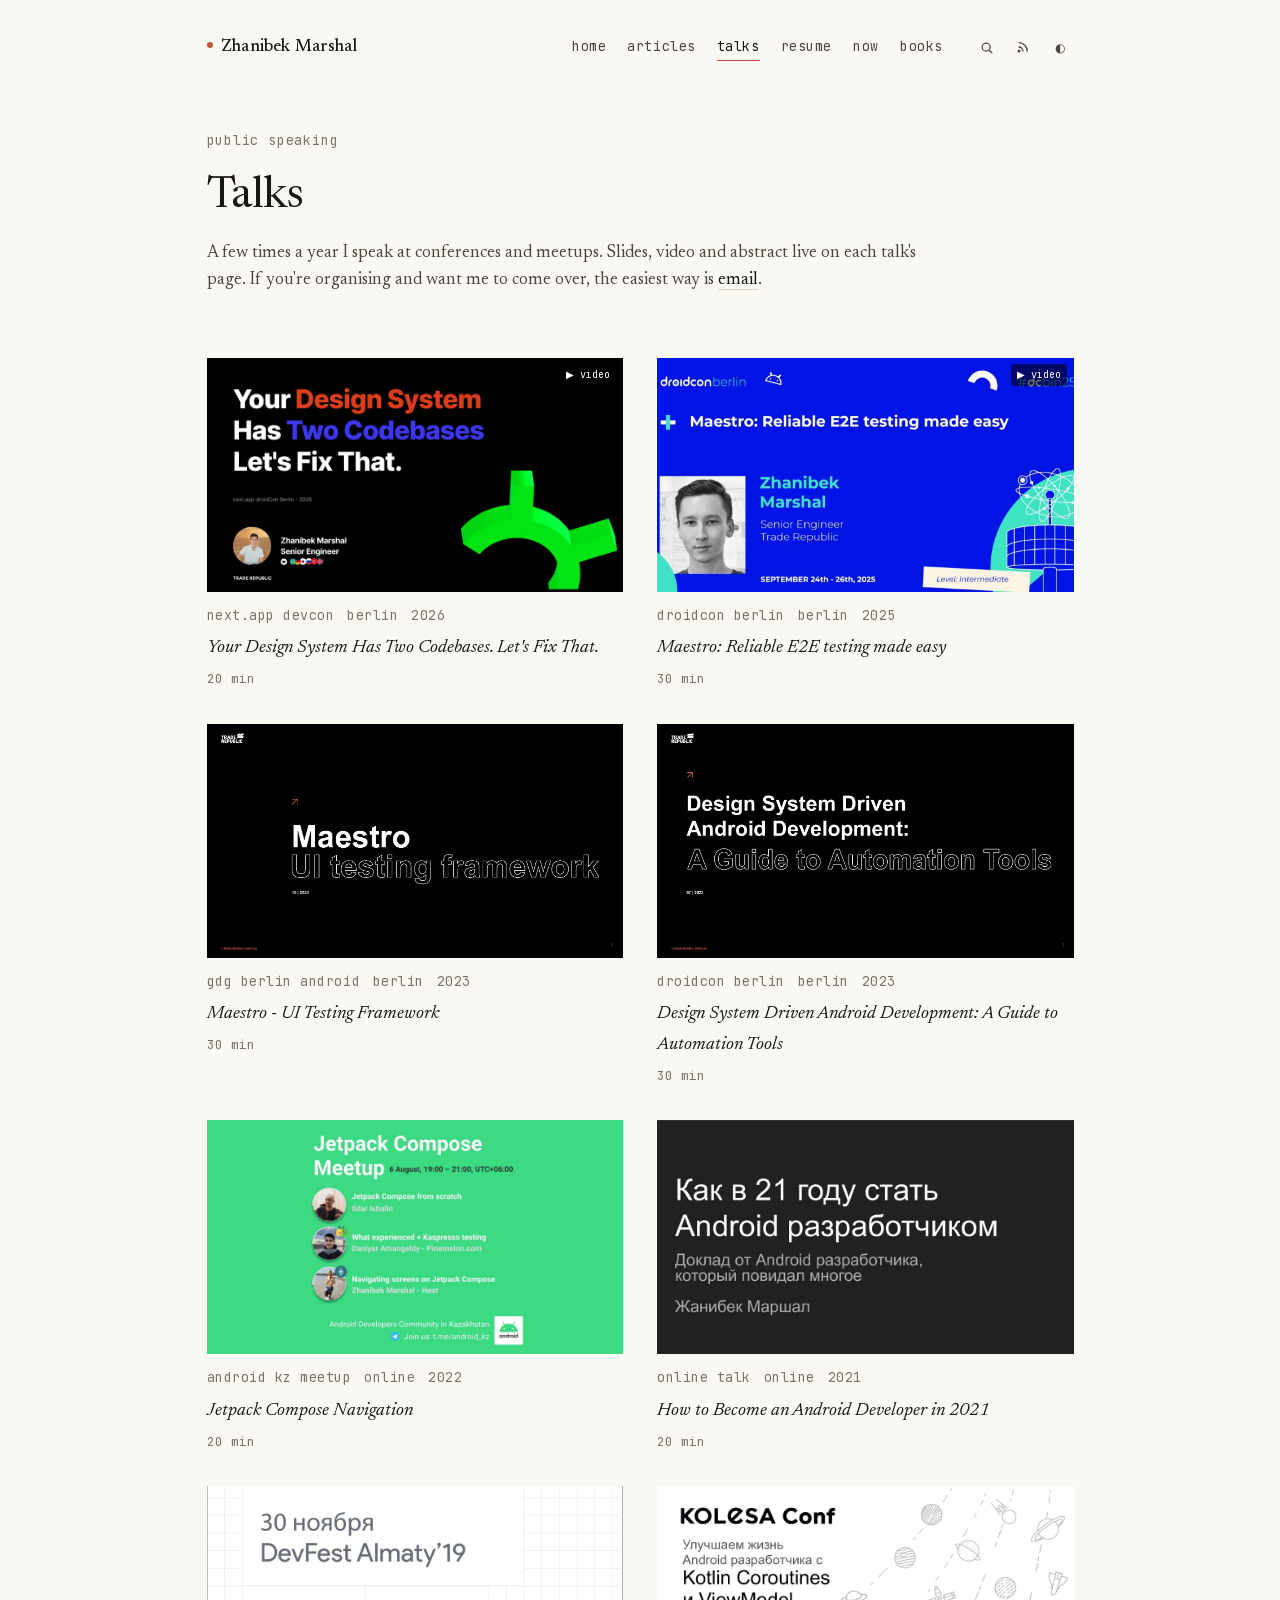
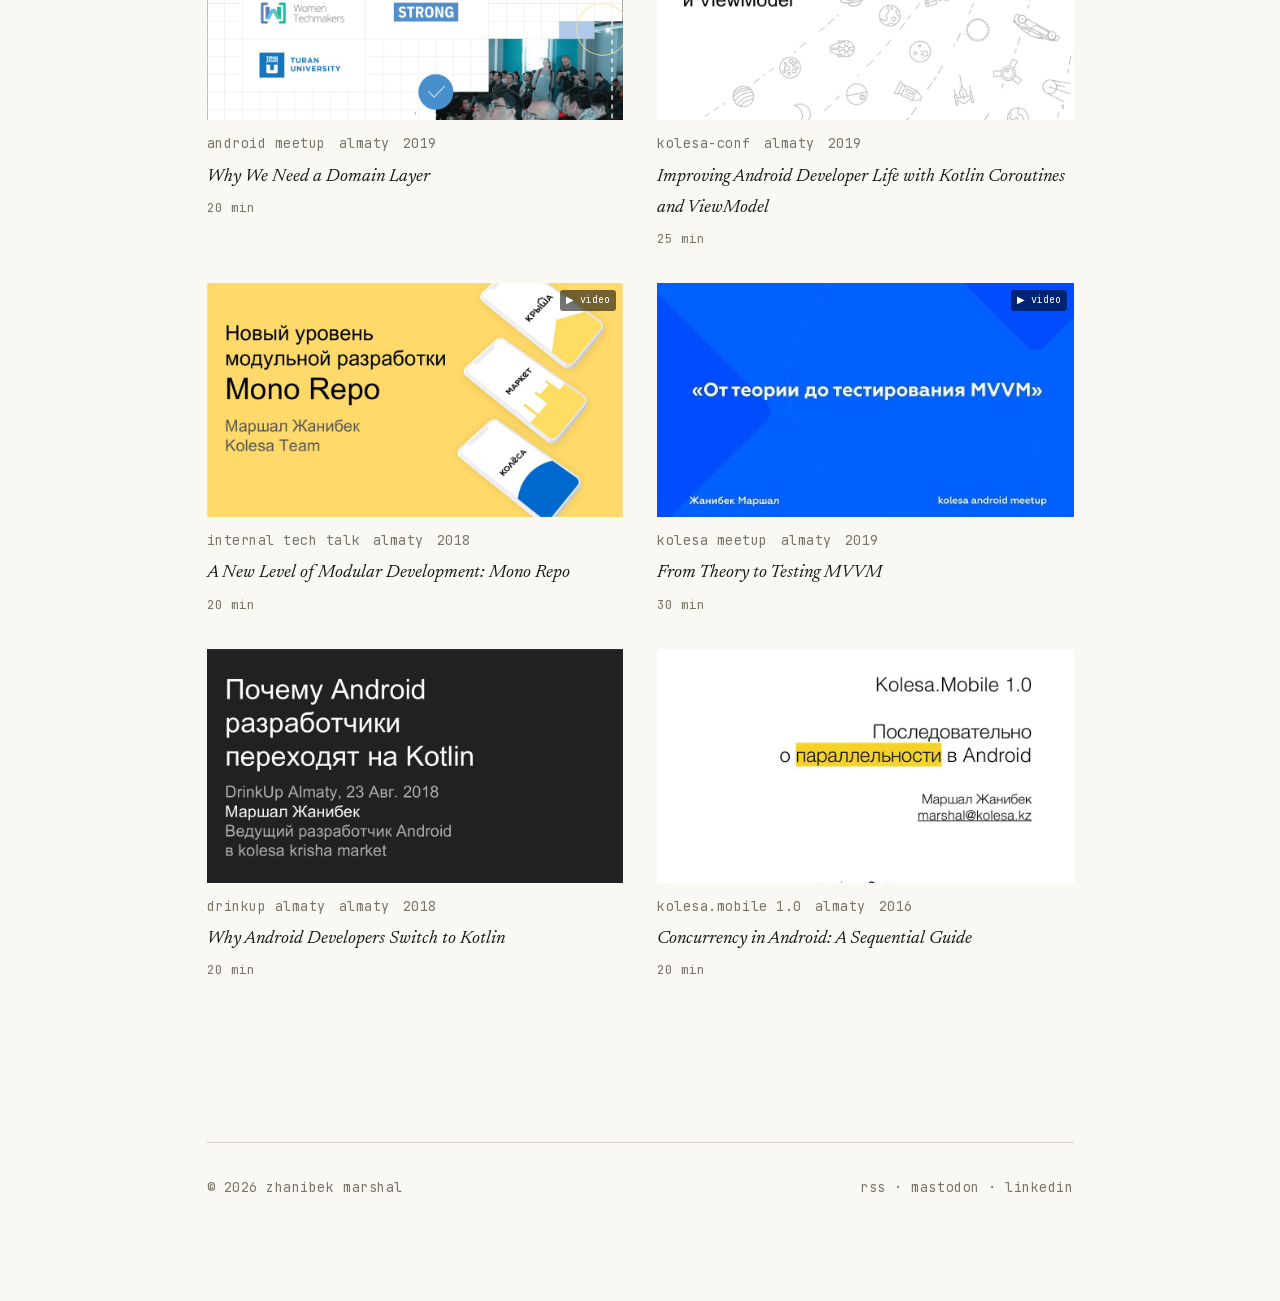
<file: talk.html>
<!doctype html>
<html lang="en">
<head>
<meta charset="utf-8">
<link rel="icon" href="favicon.svg" type="image/svg+xml">
<link rel="apple-touch-icon" href="favicon.svg">
<title>Talk - Zhanibek Marshal</title>
<meta name="viewport" content="width=device-width, initial-scale=1">
<link rel="canonical" href="https://zhanibek.dev/talk.html">
<meta name="description" content="A conference talk by Zhanibek Marshal.">
<meta property="og:title" content="Talk - Zhanibek Marshal">
<meta property="og:description" content="A conference talk by Zhanibek Marshal.">
<meta property="og:type" content="website">
<meta property="og:url" content="https://zhanibek.dev/talk.html">
<meta property="og:image" content="https://zhanibek.dev/assets/og-image.jpg">
<meta name="twitter:card" content="summary">
<link rel="alternate" type="application/rss+xml" title="Zhanibek Marshal - RSS" href="feed.xml">
<link rel="stylesheet" href="fonts.css">
<style>/* ============================================================
   Zhanibek Marshal - personal site
   Zen aesthetic. Newsreader serif + JetBrains Mono.
   ============================================================ */

:root {
  /* Light (paper) */
  --paper:        #faf8f3;
  --paper-2:      #f3efe6;
  --rule:         #d9d3c4;
  --ink:          #1a1815;
  --ink-2:        #4a463e;
  --ink-3:        #7a7468;
  --accent:       oklch(0.58 0.14 35);
  --accent-soft:  oklch(0.58 0.14 35 / 0.12);

  --serif: "Newsreader", "Iowan Old Style", "Palatino", Georgia, serif;
  --mono:  "JetBrains Mono", ui-monospace, "SF Mono", Menlo, monospace;

  /* Density (overridden by tweaks) */
  --density:    1;
  --measure:    38rem;            /* reading column */
  --gap-xs:     calc(0.5rem  * var(--density));
  --gap-sm:     calc(0.75rem * var(--density));
  --gap-md:     calc(1.25rem * var(--density));
  --gap-lg:     calc(2rem    * var(--density));
  --gap-xl:     calc(3.5rem  * var(--density));
  --gap-xxl:    calc(6rem    * var(--density));

  --type-body:  1.0625rem;
  --type-meta:  0.78rem;
  --type-h1:    clamp(1.75rem, 1.2rem + 2.4vw, 2.6rem);
  --type-h2:    1.5rem;
  --type-h3:    1.15rem;
  --type-hero:  clamp(2.2rem, 1.4rem + 3.5vw, 3.6rem);

  --leading-body: 1.65;
  --leading-tight: 1.25;

  color-scheme: light;
}

html[data-theme="dark"] {
  --paper:        #15171a;
  --paper-2:      #1d1f23;
  --rule:         #2c2f34;
  --ink:          #e8e6e1;
  --ink-2:        #b8b5ae;
  --ink-3:        #7a7770;
  --accent:       oklch(0.72 0.13 38);
  --accent-soft:  oklch(0.72 0.13 38 / 0.14);
  color-scheme: dark;
}

@media (prefers-color-scheme: dark) {
  html:not([data-theme]) {
    --paper:        #15171a;
    --paper-2:      #1d1f23;
    --rule:         #2c2f34;
    --ink:          #e8e6e1;
    --ink-2:        #b8b5ae;
    --ink-3:        #7a7770;
    --accent:       oklch(0.72 0.13 38);
    --accent-soft:  oklch(0.72 0.13 38 / 0.14);
    color-scheme: dark;
  }
}

* { box-sizing: border-box; }

html, body {
  margin: 0;
  padding: 0;
  background: var(--paper);
  color: var(--ink);
  font-family: var(--serif);
  font-size: var(--type-body);
  line-height: var(--leading-body);
  font-feature-settings: "ss01", "ss02";
  -webkit-font-smoothing: antialiased;
  text-rendering: optimizeLegibility;
}

img, svg { max-width: 100%; display: block; }

a {
  color: var(--ink);
  text-decoration: none;
  border-bottom: 1px solid var(--rule);
  transition: border-color 120ms ease, color 120ms ease;
}
a:hover { border-bottom-color: var(--accent); color: var(--accent); }

/* ----- LAYOUT ------------------------------------------------ */
.shell {
  max-width: 56rem;
  margin: 0 auto;
  padding: var(--gap-lg) clamp(1.25rem, 4vw, 2.5rem) var(--gap-xxl);
}

.measure { max-width: var(--measure); }

/* ----- HEADER ------------------------------------------------ */
.site-header {
  display: flex;
  justify-content: space-between;
  align-items: baseline;
  gap: var(--gap-md);
  padding-bottom: var(--gap-lg);
  border-bottom: 1px solid var(--rule);
  margin-bottom: var(--gap-xl);
  flex-wrap: wrap;
}
.brand {
  font-family: var(--serif);
  font-size: 1rem;
  font-weight: 500;
  letter-spacing: 0.01em;
  border: 0;
  color: var(--ink);
}
.brand .dot {
  display: inline-block;
  width: 6px; height: 6px;
  background: var(--accent);
  border-radius: 50%;
  margin-right: 0.5rem;
  transform: translateY(-3px);
}
nav.primary {
  display: flex;
  gap: var(--gap-md);
  font-family: var(--mono);
  font-size: var(--type-meta);
  letter-spacing: 0.04em;
  text-transform: lowercase;
  align-items: center;
  flex-wrap: wrap;
}
nav.primary a {
  color: var(--ink-2);
  border: 0;
  padding-bottom: 2px;
  border-bottom: 1px solid transparent;
}
nav.primary a:hover { color: var(--ink); border-bottom-color: var(--ink-3); }
nav.primary a[aria-current="page"] {
  color: var(--ink);
  border-bottom-color: var(--accent);
}

.utilities {
  display: flex;
  gap: 0.5rem;
  align-items: center;
  margin-left: 0.5rem;
}
.icon-btn {
  background: transparent;
  border: 1px solid transparent;
  color: var(--ink-2);
  width: 28px; height: 28px;
  border-radius: 4px;
  cursor: pointer;
  display: inline-flex;
  align-items: center;
  justify-content: center;
  font-family: var(--mono);
  font-size: 0.7rem;
  transition: background 120ms, color 120ms;
}
.icon-btn:hover { background: var(--paper-2); color: var(--ink); }
.icon-btn svg { width: 14px; height: 14px; }

/* ----- HERO -------------------------------------------------- */
.hero {
  padding: var(--gap-lg) 0 var(--gap-xl);
  max-width: 42rem;
}
.hero-eyebrow {
  font-family: var(--mono);
  font-size: var(--type-meta);
  text-transform: lowercase;
  letter-spacing: 0.06em;
  color: var(--ink-3);
  margin-bottom: var(--gap-md);
}
.hero h1 {
  font-family: var(--serif);
  font-weight: 400;
  font-size: var(--type-hero);
  line-height: 1.05;
  letter-spacing: -0.01em;
  margin: 0 0 var(--gap-md);
  text-wrap: balance;
}
.hero h1 em {
  font-style: italic;
  color: var(--ink-2);
}
.hero p {
  font-size: 1.125rem;
  line-height: 1.55;
  color: var(--ink-2);
  margin: 0 0 var(--gap-md);
  text-wrap: pretty;
}

/* ----- SECTION HEADINGS ------------------------------------- */
.section {
  padding: var(--gap-xl) 0;
  border-top: 1px solid var(--rule);
}
.section:first-of-type { border-top: 0; }

.section-head {
  display: flex;
  justify-content: space-between;
  align-items: baseline;
  margin-bottom: var(--gap-lg);
  gap: var(--gap-md);
}
.section-head h2 {
  font-family: var(--serif);
  font-weight: 400;
  font-style: italic;
  font-size: var(--type-h2);
  margin: 0;
  color: var(--ink);
}
.section-head .more {
  font-family: var(--mono);
  font-size: var(--type-meta);
  text-transform: lowercase;
  color: var(--ink-3);
  border: 0;
}
.section-head .more:hover { color: var(--accent); }

/* ----- ARTICLE LIST (list style) ---------------------------- */
.post-list {
  list-style: none;
  padding: 0;
  margin: 0;
}
.post-list li {
  padding: var(--gap-md) 0;
  border-bottom: 1px solid var(--rule);
}
.post-list li:last-child { border-bottom: 0; }
.post-row {
  display: grid;
  grid-template-columns: 7rem 1fr auto;
  gap: var(--gap-md);
  align-items: baseline;
}
.post-row .date,
.post-row .read-time {
  font-family: var(--mono);
  font-size: var(--type-meta);
  color: var(--ink-3);
  text-transform: lowercase;
  letter-spacing: 0.03em;
  white-space: nowrap;
}
.post-row .title {
  font-family: var(--serif);
  font-size: 1.0625rem;
  color: var(--ink);
  border: 0;
  line-height: 1.4;
}
.post-row .title:hover { color: var(--accent); }
.post-row .excerpt {
  font-size: 0.95rem;
  color: var(--ink-2);
  margin-top: 0.25rem;
  line-height: 1.45;
}
@media (max-width: 640px) {
  .post-row { grid-template-columns: 1fr; gap: 0.25rem; }
  .post-row .read-time { grid-row: 1; justify-self: end; }
  .post-row .date { grid-row: 1; }
}

/* ----- CARDS variant ---------------------------------------- */
.post-list.cards { display: grid; grid-template-columns: repeat(auto-fill, minmax(20rem, 1fr)); gap: var(--gap-lg); border: 0; }
.post-list.cards li { border: 0; padding: 0; }
.card {
  display: block;
  border: 0;
  padding: 0;
}
.card .cover {
  aspect-ratio: 16/10;
  background: var(--paper-2);
  margin-bottom: var(--gap-sm);
  overflow: hidden;
  position: relative;
}
.card .cover svg { width: 100%; height: 100%; }
.card .meta {
  font-family: var(--mono);
  font-size: var(--type-meta);
  color: var(--ink-3);
  text-transform: lowercase;
  letter-spacing: 0.04em;
  margin-bottom: 0.4rem;
  display: flex; gap: 0.75rem;
}
.card .title {
  font-family: var(--serif);
  font-size: 1.2rem;
  line-height: 1.3;
  color: var(--ink);
  display: block;
  border: 0;
  margin-bottom: 0.4rem;
}
.card:hover .title { color: var(--accent); }
.card .excerpt {
  font-size: 0.95rem;
  color: var(--ink-2);
  line-height: 1.5;
}

/* ----- TABLE variant ---------------------------------------- */
.post-list.table-list { padding: 0; }
.post-list.table-list li { padding: 0.75rem 0; }
.post-list.table-list .post-row {
  grid-template-columns: 6rem 1fr 7rem auto;
  align-items: center;
}
.post-list.table-list .post-row .excerpt { display: none; }
.post-list.table-list .post-row .tag {
  font-family: var(--mono);
  font-size: var(--type-meta);
  color: var(--ink-3);
  text-transform: lowercase;
  text-align: right;
}
@media (max-width: 640px) {
  .post-list.table-list .post-row { grid-template-columns: 1fr auto; }
  .post-list.table-list .post-row .tag { display: none; }
}

/* ----- TALK CARDS ------------------------------------------- */
.talks {
  display: grid;
  grid-template-columns: repeat(auto-fill, minmax(18rem, 1fr));
  gap: var(--gap-lg);
}
.talk {
  display: block;
  border: 0;
}
.talk .cover {
  aspect-ratio: 16/9;
  background: var(--paper-2);
  margin-bottom: var(--gap-sm);
  overflow: hidden;
}
.talk .meta {
  font-family: var(--mono);
  font-size: var(--type-meta);
  color: var(--ink-3);
  text-transform: lowercase;
  letter-spacing: 0.04em;
  margin-bottom: 0.4rem;
  display: flex;
  gap: 0.75rem;
}
.talk .title {
  font-family: var(--serif);
  font-style: italic;
  font-size: 1.1rem;
  color: var(--ink);
  border: 0;
  display: block;
  margin-bottom: 0.25rem;
}
.talk:hover .title { color: var(--accent); }
.talk .venue { font-size: 0.9rem; color: var(--ink-2); }

/* ----- ARTICLE BODY ----------------------------------------- */
article.prose {
  max-width: var(--measure);
  margin: 0 auto;
}
article.prose h1 {
  font-weight: 400;
  font-size: var(--type-h1);
  line-height: 1.1;
  letter-spacing: -0.01em;
  margin: 0 0 var(--gap-sm);
  text-wrap: balance;
}
article.prose .article-meta {
  font-family: var(--mono);
  font-size: var(--type-meta);
  color: var(--ink-3);
  text-transform: lowercase;
  letter-spacing: 0.04em;
  display: flex;
  gap: 0.75rem;
  margin-bottom: var(--gap-xl);
  flex-wrap: wrap;
}
article.prose p,
article.prose ul,
article.prose ol,
article.prose blockquote {
  margin: 0 0 var(--gap-md);
}
article.prose h2 {
  font-weight: 400;
  font-style: italic;
  font-size: 1.5rem;
  margin: var(--gap-xl) 0 var(--gap-sm);
}
article.prose h3 {
  font-weight: 500;
  font-size: 1.125rem;
  margin: var(--gap-lg) 0 var(--gap-sm);
}
article.prose blockquote {
  padding-left: var(--gap-md);
  border-left: 2px solid var(--rule);
  color: var(--ink-2);
  font-style: italic;
}
article.prose a {
  color: var(--accent);
  border-bottom: 1px solid var(--accent-soft);
}
article.prose a:hover { border-bottom-color: var(--accent); }

article.prose code {
  font-family: var(--mono);
  font-size: 0.92em;
  background: var(--paper-2);
  padding: 1px 5px;
  border-radius: 3px;
}
article.prose pre {
  background: var(--paper-2);
  border: 1px solid var(--rule);
  border-radius: 4px;
  padding: var(--gap-md);
  overflow-x: auto;
  font-family: var(--mono);
  font-size: 0.88rem;
  line-height: 1.55;
  margin: var(--gap-md) 0 var(--gap-lg);
}
article.prose pre code { background: transparent; padding: 0; }

/* Syntax (very gentle) */
.tok-key { color: oklch(0.55 0.14 280); }
.tok-str { color: oklch(0.55 0.13 140); }
.tok-com { color: var(--ink-3); font-style: italic; }
.tok-num { color: oklch(0.6 0.14 35); }
.tok-fn  { color: oklch(0.55 0.13 220); }
html[data-theme="dark"] .tok-key { color: oklch(0.78 0.14 280); }
html[data-theme="dark"] .tok-str { color: oklch(0.78 0.13 140); }
html[data-theme="dark"] .tok-num { color: oklch(0.78 0.14 35); }
html[data-theme="dark"] .tok-fn  { color: oklch(0.78 0.13 220); }
@media (prefers-color-scheme: dark) {
  html:not([data-theme]) .tok-key { color: oklch(0.78 0.14 280); }
  html:not([data-theme]) .tok-str { color: oklch(0.78 0.13 140); }
  html:not([data-theme]) .tok-num { color: oklch(0.78 0.14 35); }
  html:not([data-theme]) .tok-fn  { color: oklch(0.78 0.13 220); }
}

/* ----- READING PROGRESS BAR --------------------------------- */
.progress {
  position: fixed;
  top: 0; left: 0;
  height: 2px;
  width: 0%;
  background: var(--accent);
  z-index: 50;
  transition: width 80ms linear;
}

/* ----- FOOTER ----------------------------------------------- */
.site-footer {
  margin-top: var(--gap-xxl);
  padding-top: var(--gap-lg);
  border-top: 1px solid var(--rule);
  display: flex;
  justify-content: space-between;
  font-family: var(--mono);
  font-size: var(--type-meta);
  color: var(--ink-3);
  text-transform: lowercase;
  letter-spacing: 0.04em;
  gap: var(--gap-md);
  flex-wrap: wrap;
}
.site-footer a { color: var(--ink-3); border: 0; }
.site-footer a:hover { color: var(--accent); }

/* ----- SEARCH OVERLAY --------------------------------------- */
.search-overlay {
  position: fixed; inset: 0;
  background: color-mix(in oklab, var(--paper) 85%, transparent);
  backdrop-filter: blur(8px);
  display: none;
  align-items: flex-start;
  justify-content: center;
  z-index: 100;
  padding-top: 12vh;
}
.search-overlay[data-open="true"] { display: flex; }
.search-box {
  width: min(90vw, 36rem);
  background: var(--paper);
  border: 1px solid var(--rule);
  border-radius: 4px;
  box-shadow: 0 24px 60px -20px rgba(0,0,0,0.18);
}
.search-input {
  width: 100%;
  border: 0;
  background: transparent;
  padding: var(--gap-md);
  font-family: var(--serif);
  font-size: 1.15rem;
  color: var(--ink);
  outline: none;
  border-bottom: 1px solid var(--rule);
}
.search-input::placeholder { color: var(--ink-3); }
.search-results {
  max-height: 50vh;
  overflow-y: auto;
  padding: var(--gap-sm) 0;
}
.search-result {
  display: block;
  padding: 0.5rem var(--gap-md);
  border: 0;
  color: var(--ink);
}
.search-result:hover, .search-result.active {
  background: var(--paper-2);
  color: var(--ink);
}
.search-result .kind {
  font-family: var(--mono);
  font-size: 0.7rem;
  color: var(--ink-3);
  text-transform: lowercase;
  margin-right: 0.5rem;
}
.search-result .title { font-family: var(--serif); }
.search-empty {
  padding: var(--gap-md);
  font-family: var(--mono);
  font-size: var(--type-meta);
  color: var(--ink-3);
  text-transform: lowercase;
}

/* ----- TWEAKS PANEL CHROME ---------------------------------- */
/* (TweaksPanel starter handles most styling; we just theme it.) */

/* ----- UTIL ------------------------------------------------- */
.kbd {
  font-family: var(--mono);
  font-size: 0.7rem;
  border: 1px solid var(--rule);
  padding: 1px 5px;
  border-radius: 3px;
  color: var(--ink-3);
  background: var(--paper-2);
}
.divider {
  height: 1px;
  background: var(--rule);
  margin: var(--gap-xl) 0;
}
.lede {
  font-size: 1.18rem;
  color: var(--ink-2);
  font-style: italic;
  line-height: 1.55;
  margin-bottom: var(--gap-lg);
}
.tag-row {
  display: flex; gap: 0.5rem; flex-wrap: wrap;
  font-family: var(--mono);
  font-size: var(--type-meta);
  text-transform: lowercase;
  color: var(--ink-3);
  letter-spacing: 0.03em;
}
.tag-row a { color: var(--ink-3); border: 0; }
.tag-row a:hover { color: var(--accent); }

/* Cover placeholder */
.cover-ph {
  width: 100%; height: 100%;
  display: flex; align-items: center; justify-content: center;
  position: relative;
  background:
    repeating-linear-gradient(
      45deg,
      var(--paper-2) 0 8px,
      transparent 8px 16px
    ),
    var(--paper);
  color: var(--ink-3);
  font-family: var(--mono);
  font-size: 0.7rem;
  text-transform: lowercase;
  letter-spacing: 0.05em;
}
.cover-ph span {
  background: var(--paper);
  padding: 0.25rem 0.5rem;
  border: 1px solid var(--rule);
}

/* Hide things by tweak */
[data-hide-readtime="true"] .read-time { display: none !important; }

/* Density modifier */
html[data-density="compact"] { --density: 0.7; --measure: 36rem; }
html[data-density="comfy"]   { --density: 1; }
html[data-density="airy"]    { --density: 1.35; --measure: 40rem; }

/* Responsive */
@media (max-width: 640px) {
  .site-header { gap: var(--gap-sm); }
  nav.primary { gap: var(--gap-sm); }
  .section { padding: var(--gap-lg) 0; }
}
</style>
<script>(function(){const t=localStorage.getItem("zm.theme");if(t&&t!=="system")document.documentElement.setAttribute("data-theme",t);const d=localStorage.getItem("zm.density");if(d)document.documentElement.setAttribute("data-density",d);})();</script>
<style>
  .talk-hero {
    aspect-ratio: 16/9;
    background: var(--paper-2);
    margin-bottom: var(--gap-lg);
    overflow: hidden;
  }
  .talk-meta-row {
    display: flex;
    gap: var(--gap-md);
    flex-wrap: wrap;
    font-family: var(--mono);
    font-size: var(--type-meta);
    text-transform: lowercase;
    color: var(--ink-3);
    margin-bottom: var(--gap-md);
    letter-spacing: 0.04em;
  }
  .talk-meta-row strong { color: var(--ink); font-weight: 500; }
  .resources {
    display: grid;
    grid-template-columns: repeat(auto-fit, minmax(14rem, 1fr));
    gap: var(--gap-sm);
    margin: var(--gap-lg) 0;
  }
  .resource {
    border: 1px solid var(--rule);
    padding: var(--gap-md);
    display: block;
    color: var(--ink);
  }
  .resource:hover { border-color: var(--accent); }
  .resource .label {
    font-family: var(--mono);
    font-size: var(--type-meta);
    text-transform: lowercase;
    color: var(--ink-3);
    letter-spacing: 0.04em;
    margin-bottom: 0.25rem;
  }
  .resource .name {
    font-family: var(--serif);
    font-style: italic;
    font-size: 1.05rem;
  }
  .photo-strip {
    display: grid;
    grid-template-columns: repeat(3, 1fr);
    gap: var(--gap-sm);
    margin: var(--gap-lg) 0;
  }
  .photo-strip > div {
    aspect-ratio: 4/3;
    background: var(--paper-2);
  }
</style>
</head>
<body>

<header class="site-header shell" style="padding-bottom:0; margin-bottom:0; border:0;">
  <a href="index.html" class="brand"><span class="dot"></span>Zhanibek Marshal</a>
  <nav class="primary">
    <a href="index.html">home</a>
    <a href="articles.html">articles</a>
    <a href="talks.html">talks</a>
    <a href="resume.html">resume</a>
    <a href="now.html">now</a>
    <a href="books.html">books</a>
    <span class="utilities">
      <button class="icon-btn" data-search-open><svg viewBox="0 0 16 16" fill="none" stroke="currentColor" stroke-width="1.5"><circle cx="7" cy="7" r="4.5"/><path d="M10.5 10.5L14 14"/></svg></button>
      <a class="icon-btn" href="feed.xml"><svg viewBox="0 0 16 16" fill="none" stroke="currentColor" stroke-width="1.5"><path d="M3 3a10 10 0 0 1 10 10"/><path d="M3 8a5 5 0 0 1 5 5"/><circle cx="3.5" cy="12.5" r="1" fill="currentColor"/></svg></a>
      <button class="icon-btn" data-theme-toggle>◐</button>
    </span>
  </nav>
</header>

<main class="shell">
  <article class="prose">
    <p style="font-family:var(--mono); font-size:var(--type-meta); text-transform:lowercase; color:var(--ink-3); margin-bottom:var(--gap-sm);"><a href="talks.html" style="border:0; color:var(--ink-3);">← talks</a></p>

    <h1 id="t-title">The shape of Android modules</h1>
    <div class="talk-meta-row">
      <span><strong id="t-venue">Berlindroid</strong></span>
      <span id="t-city">berlin</span>
      <span id="t-date">14 nov 2025</span>
      <span id="t-dur">32 min</span>
    </div>

    <div class="talk-hero" id="t-hero">
      <div class="cover-ph"><span id="t-cover-label">video · talk recording</span></div>
    </div>

    <h2>Abstract</h2>
    <p id="t-abstract-long">Three module shapes I've seen ship: feature-by-feature, layer-by-layer, and the messy hybrid that most teams actually run. Each one hides a different class of bug and rewards a different kind of discipline. The talk walks through where each shape earns its keep, where it betrays you, and a concrete checklist I now use to choose between them on a new project.</p>

    <div id="t-resources-section">
      <h2>Resources</h2>
      <div class="resources" id="t-resources"></div>
    </div>

    <div id="t-photos-section">
      <h2>Photos</h2>
      <div class="photo-strip" id="t-photos">
        <div><div class="cover-ph"><span>photo · stage</span></div></div>
        <div><div class="cover-ph"><span>photo · audience</span></div></div>
        <div><div class="cover-ph"><span>photo · backstage</span></div></div>
      </div>
    </div>

    <p>If you'd like me to give a version of this talk at your event, the easiest way is <a href="mailto:hello@zhanibek.dev">email</a>.</p>
  </article>

  <footer class="site-footer">
    <span>© 2026 Zhanibek Marshal</span>
    <span><a href="feed.xml">rss</a> · <a href="https://androiddev.social/@zhanibek">mastodon</a> · <a href="https://www.linkedin.com/in/johnmarshal/">linkedin</a></span>
  </footer>
</main>

<div class="search-overlay" data-search-overlay data-open="false">
  <div class="search-box">
    <input class="search-input" data-search-input placeholder="search articles, talks, pages…" type="text" autocomplete="off">
    <div class="search-results" data-search-results></div>
  </div>
</div>


<script src="site-data.js"></script>
<script>/* Site-wide chrome: theme toggle, search, header active state, tweaks bridge.
   Vanilla JS - no framework needed for these utilities. */

(function() {
  // ---------- THEME ----------
  const THEME_KEY = "zm.theme";
  function applyTheme(t) {
    if (t === "system" || !t) {
      document.documentElement.removeAttribute("data-theme");
    } else {
      document.documentElement.setAttribute("data-theme", t);
    }
  }
  function currentTheme() {
    return localStorage.getItem(THEME_KEY) || "system";
  }
  function nextTheme(t) {
    return t === "light" ? "dark" : t === "dark" ? "system" : "light";
  }
  function setThemeBtnLabel(btn) {
    const t = currentTheme();
    const label = t === "light" ? "☀" : t === "dark" ? "☾" : "◐";
    btn.textContent = label;
    btn.setAttribute("title", `theme: ${t} (click to cycle)`);
  }
  applyTheme(currentTheme());

  document.addEventListener("DOMContentLoaded", () => {
    const btn = document.querySelector("[data-theme-toggle]");
    if (btn) {
      setThemeBtnLabel(btn);
      btn.addEventListener("click", () => {
        const t = nextTheme(currentTheme());
        localStorage.setItem(THEME_KEY, t);
        applyTheme(t);
        setThemeBtnLabel(btn);
      });
    }

    // ---------- ACTIVE NAV ----------
    const raw = location.pathname.split("/").pop() || "index";
    const path = raw.replace(/\.html$/, "") || "index";
    document.querySelectorAll("nav.primary a").forEach(a => {
      const href = a.getAttribute("href").replace(/\.html$/, "");
      if (href === path) a.setAttribute("aria-current", "page");
    });

    // ---------- DENSITY ----------
    const d = localStorage.getItem("zm.density") || "comfy";
    document.documentElement.setAttribute("data-density", d);

    // ---------- READ-TIME HIDE ----------
    const showReadTime = localStorage.getItem("zm.readtime") !== "false";
    document.documentElement.setAttribute("data-hide-readtime", String(!showReadTime));

    // ---------- SEARCH ----------
    const overlay = document.querySelector("[data-search-overlay]");
    const input   = document.querySelector("[data-search-input]");
    const results = document.querySelector("[data-search-results]");
    const openBtn = document.querySelector("[data-search-open]");

    function buildIndex() {
      const items = [];
      (window.SITE?.articles || []).forEach(a => {
        items.push({
          kind: "article",
          title: a.title,
          excerpt: a.excerpt,
          href: `article.html?slug=${a.slug}`
        });
      });
      (window.SITE?.talks || []).forEach(t => {
        items.push({
          kind: "talk",
          title: t.title,
          excerpt: `${t.venue}, ${t.city}`,
          href: `talk.html?slug=${t.slug}`
        });
      });
      [
        { kind: "page", title: "Resume", excerpt: "Experience, talks, recognition", href: "resume.html" },
        { kind: "page", title: "Now",     excerpt: "What I'm working on this season",     href: "now.html" },
        { kind: "page", title: "Articles",excerpt: "All writing",                          href: "articles.html" },
        { kind: "page", title: "Talks",   excerpt: "Public speaking",                      href: "talks.html" },
        { kind: "page", title: "Books",   excerpt: "Recommended reading",                  href: "books.html" }
      ].forEach(p => items.push(p));
      return items;
    }
    const idx = buildIndex();
    let activeIdx = 0;

    function render(query) {
      if (!results) return;
      const q = query.trim().toLowerCase();
      let list = idx;
      if (q) {
        list = idx.filter(i =>
          i.title.toLowerCase().includes(q) ||
          (i.excerpt || "").toLowerCase().includes(q) ||
          i.kind.includes(q)
        );
      }
      if (list.length === 0) {
        results.innerHTML = `<div class="search-empty">no results for "${q}"</div>`;
        return;
      }
      results.innerHTML = list.slice(0, 12).map((r, i) => `
        <a class="search-result ${i===activeIdx?'active':''}" href="${r.href}" data-idx="${i}">
          <span class="kind">${r.kind}</span>
          <span class="title">${r.title}</span>
        </a>
      `).join("");
    }

    function openSearch() {
      if (!overlay) return;
      overlay.setAttribute("data-open", "true");
      activeIdx = 0;
      render("");
      setTimeout(() => input?.focus(), 30);
    }
    function closeSearch() {
      if (!overlay) return;
      overlay.setAttribute("data-open", "false");
      if (input) input.value = "";
    }
    openBtn?.addEventListener("click", openSearch);
    overlay?.addEventListener("click", e => { if (e.target === overlay) closeSearch(); });
    input?.addEventListener("input", e => { activeIdx = 0; render(e.target.value); });
    input?.addEventListener("keydown", e => {
      const links = results.querySelectorAll(".search-result");
      if (e.key === "ArrowDown") {
        e.preventDefault();
        activeIdx = Math.min(activeIdx + 1, links.length - 1);
        render(input.value);
      } else if (e.key === "ArrowUp") {
        e.preventDefault();
        activeIdx = Math.max(activeIdx - 1, 0);
        render(input.value);
      } else if (e.key === "Enter") {
        const a = results.querySelector(`.search-result[data-idx="${activeIdx}"]`);
        if (a) location.href = a.getAttribute("href");
      } else if (e.key === "Escape") {
        closeSearch();
      }
    });
    document.addEventListener("keydown", e => {
      if ((e.key === "k" || e.key === "K") && (e.metaKey || e.ctrlKey)) {
        e.preventDefault();
        openSearch();
      } else if (e.key === "/" && document.activeElement?.tagName !== "INPUT") {
        e.preventDefault();
        openSearch();
      } else if (e.key === "Escape" && overlay?.getAttribute("data-open") === "true") {
        closeSearch();
      }
    });

    // ---------- READING PROGRESS ----------
    const bar = document.querySelector(".progress");
    if (bar) {
      const onScroll = () => {
        const article = document.querySelector("article.prose");
        if (!article) { bar.style.width = "0%"; return; }
        const rect = article.getBoundingClientRect();
        const total = rect.height - window.innerHeight;
        const scrolled = -rect.top;
        const pct = Math.max(0, Math.min(1, scrolled / total));
        bar.style.width = (pct * 100) + "%";
      };
      window.addEventListener("scroll", onScroll, { passive: true });
      onScroll();
    }
  });

  // expose for tweaks
  window.ZM = {
    setDensity(d)   { localStorage.setItem("zm.density", d); document.documentElement.setAttribute("data-density", d); },
    setReadtime(v)  { localStorage.setItem("zm.readtime", String(!!v)); document.documentElement.setAttribute("data-hide-readtime", String(!v)); },
    setListStyle(v) { localStorage.setItem("zm.liststyle", v); const el = document.querySelector(".post-list"); if (el) { el.classList.remove("cards","table-list"); if (v === "cards") el.classList.add("cards"); else if (v === "table") el.classList.add("table-list"); } },
    setTheme(t)     { localStorage.setItem(THEME_KEY, t); applyTheme(t); const b = document.querySelector("[data-theme-toggle]"); if (b) setThemeBtnLabel(b); },
    getDensity()    { return localStorage.getItem("zm.density")  || "comfy"; },
    getReadtime()   { return localStorage.getItem("zm.readtime") !== "false"; },
    getListStyle()  { return localStorage.getItem("zm.liststyle")|| "list"; },
    getTheme()      { return currentTheme(); }
  };
})();
</script>
<script>
  document.addEventListener("DOMContentLoaded", () => {
    const slug = new URLSearchParams(location.search).get("slug");
    if (!slug) { location.replace("talks.html"); return; }
    const t = SITE.talks.find(x => x.slug === slug);
    if (!t) { location.replace("talks.html"); return; }
    document.getElementById("t-title").textContent = t.title;
    document.getElementById("t-venue").textContent = t.venue;
    document.getElementById("t-city").textContent  = t.city.toLowerCase();
    document.getElementById("t-date").textContent  = SITE.fmtDate(t.date);
    document.getElementById("t-dur").textContent   = t.duration;
    document.getElementById("t-cover-label").textContent = "talk · " + t.venue.toLowerCase();
    document.title = t.title + " - Zhanibek Marshal";
    document.querySelector('link[rel="canonical"]')?.setAttribute('href', `https://zhanibek.dev/talk.html?slug=${t.slug}`);
    document.querySelector('meta[property="og:title"]')?.setAttribute('content', document.title);
    document.querySelector('meta[name="description"]')?.setAttribute('content', t.abstract || document.title);
    document.querySelector('meta[property="og:description"]')?.setAttribute('content', t.abstract || document.title);
    if (t.abstract) {
      document.getElementById("t-abstract-long").textContent = t.abstract;
    }
    // Hero: show thumbnail if available
    if (t.thumbnail) {
      const hero = document.getElementById("t-hero");
      hero.innerHTML = `<img src="${t.thumbnail}" alt="" style="width:100%;height:100%;object-fit:cover;display:block;">`;
    }
    // Resources: build dynamically
    const res = document.getElementById("t-resources");
    const links = [];
    if (t.slides) links.push(`<a class="resource" href="${t.slides}" target="_blank" rel="noopener"><div class="label">slides - speakerdeck</div><div class="name">View slides</div></a>`);
    if (t.video)  links.push(`<a class="resource" href="${t.video}" target="_blank" rel="noopener"><div class="label">video - youtube</div><div class="name">Watch the recording</div></a>`);
    if (links.length) {
      res.innerHTML = links.join("");
    } else {
      document.getElementById("t-resources-section").style.display = "none";
    }
    // Photos: render from data or hide section
    const photoStrip = document.getElementById("t-photos");
    const photosSection = document.getElementById("t-photos-section");
    if (t.photos && t.photos.length) {
      photoStrip.innerHTML = t.photos.map(src => `<div><img src="${src}" alt="" style="width:100%;height:100%;object-fit:cover;display:block;"></div>`).join("");
    } else {
      photosSection.style.display = "none";
    }
  });
</script>
<script src="tweaks.js"></script>
</body>
</html>
</file>
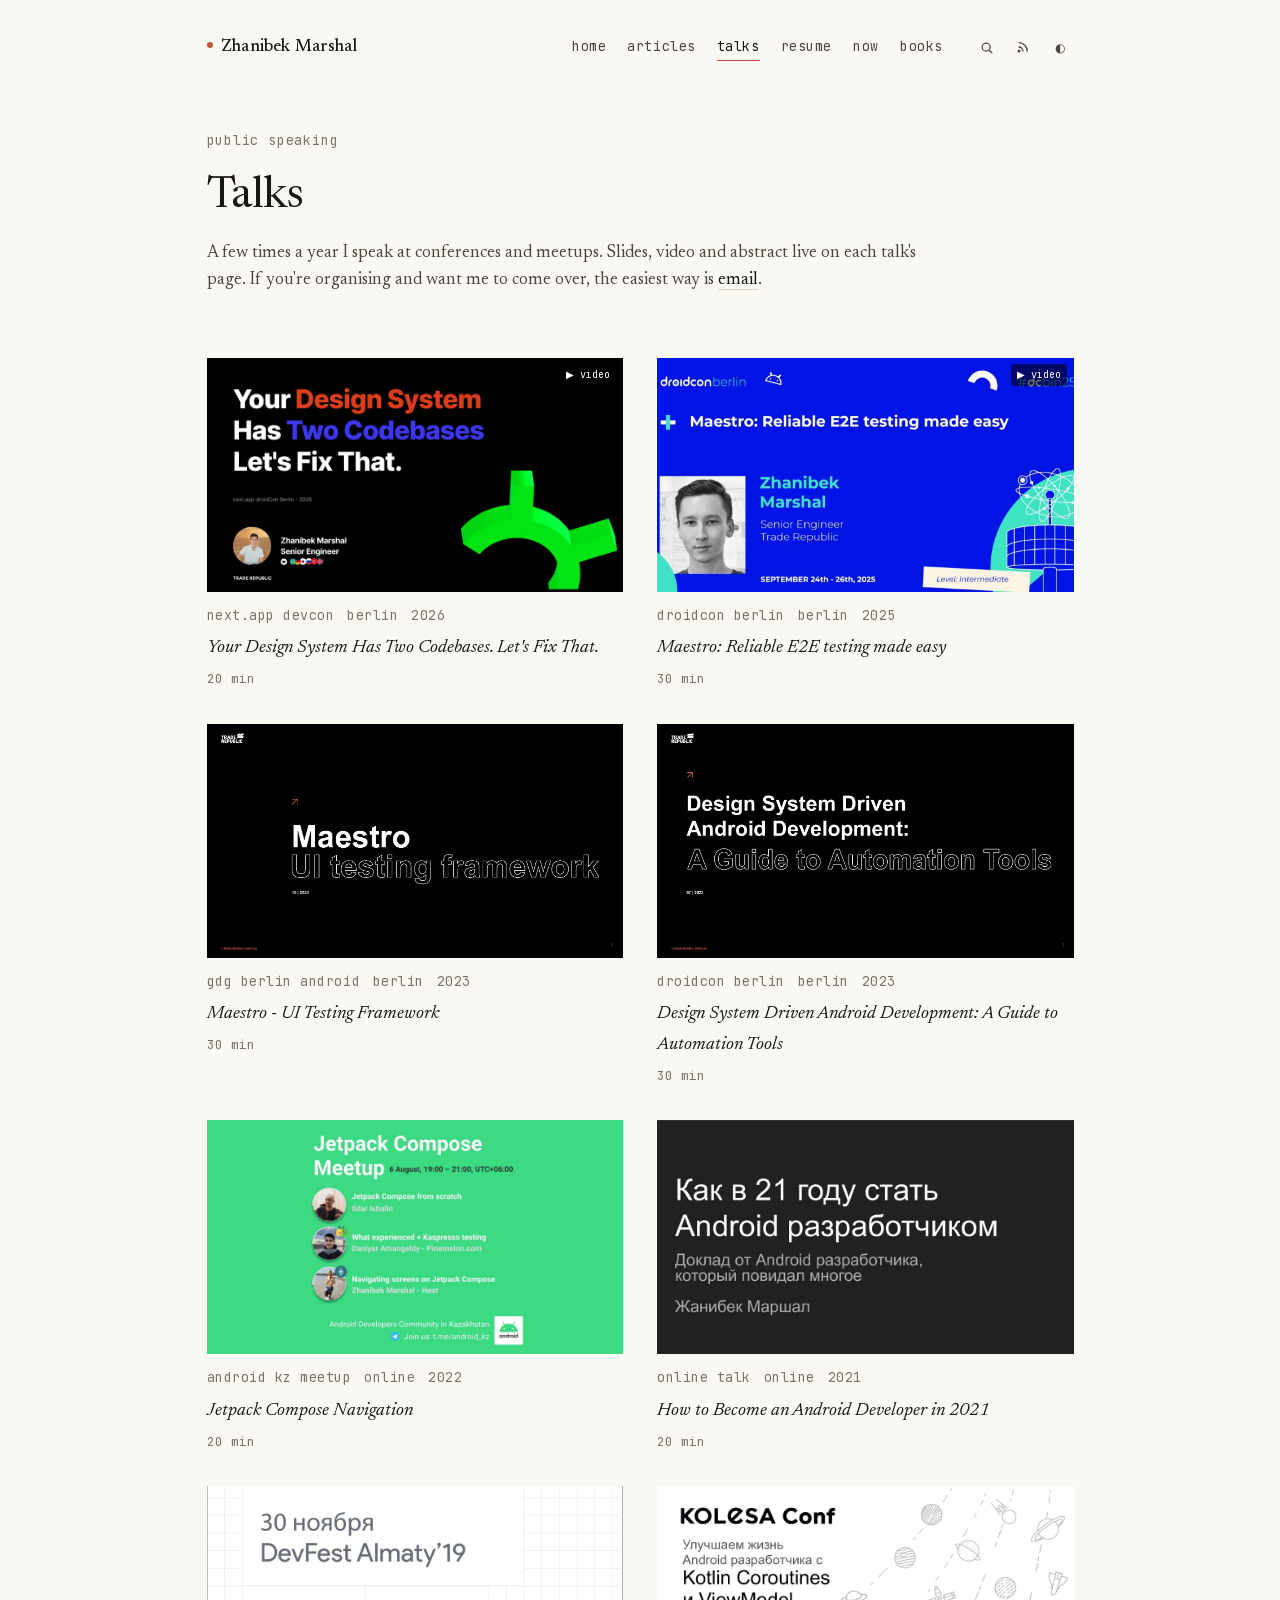
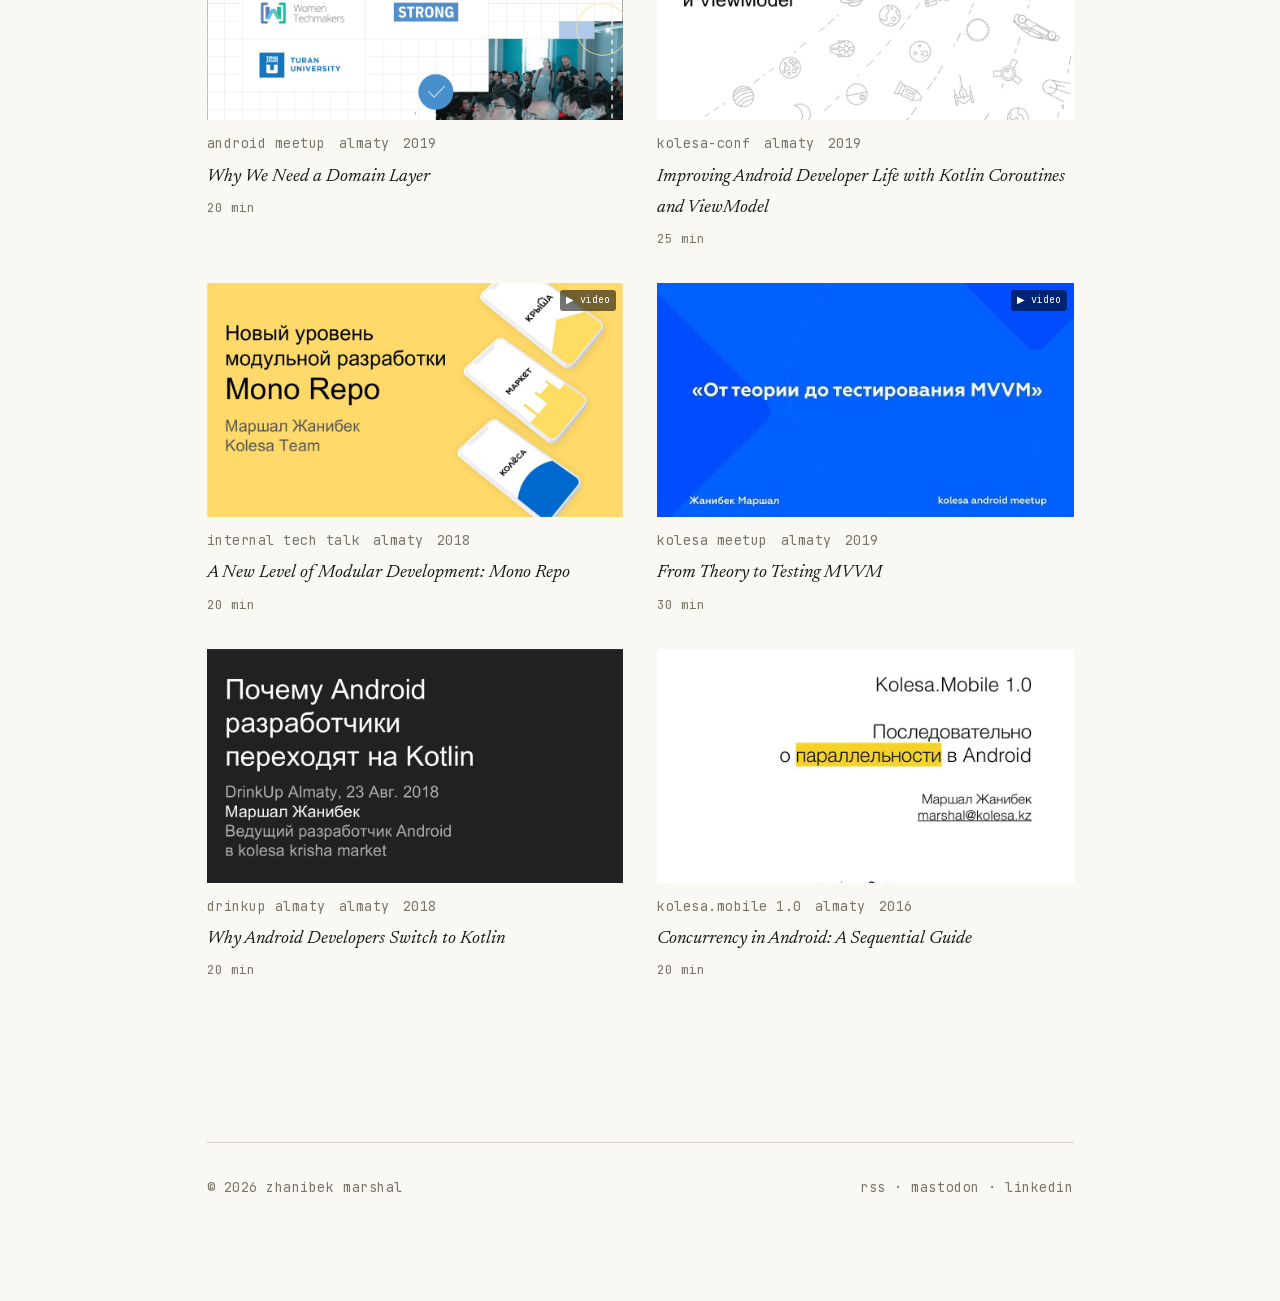
<file: talks.html>
<!doctype html>
<html lang="en">
<head>
<meta charset="utf-8">
<link rel="icon" href="favicon.svg" type="image/svg+xml">
<link rel="apple-touch-icon" href="favicon.svg">
<title>Talks - Zhanibek Marshal</title>
<meta name="viewport" content="width=device-width, initial-scale=1">
<link rel="canonical" href="https://zhanibek.dev/talks.html">
<meta name="description" content="Conference talks by Zhanibek Marshal on Android development, Kotlin, and mobile engineering.">
<meta property="og:title" content="Talks - Zhanibek Marshal">
<meta property="og:description" content="Conference talks by Zhanibek Marshal on Android development, Kotlin, and mobile engineering.">
<meta property="og:type" content="website">
<meta property="og:url" content="https://zhanibek.dev/talks.html">
<meta property="og:image" content="https://zhanibek.dev/assets/og-image.jpg">
<meta name="twitter:card" content="summary">
<link rel="alternate" type="application/rss+xml" title="Zhanibek Marshal - RSS" href="feed.xml">
<link rel="stylesheet" href="fonts.css">
<style>/* ============================================================
   Zhanibek Marshal - personal site
   Zen aesthetic. Newsreader serif + JetBrains Mono.
   ============================================================ */

:root {
  /* Light (paper) */
  --paper:        #faf8f3;
  --paper-2:      #f3efe6;
  --rule:         #d9d3c4;
  --ink:          #1a1815;
  --ink-2:        #4a463e;
  --ink-3:        #7a7468;
  --accent:       oklch(0.58 0.14 35);
  --accent-soft:  oklch(0.58 0.14 35 / 0.12);

  --serif: "Newsreader", "Iowan Old Style", "Palatino", Georgia, serif;
  --mono:  "JetBrains Mono", ui-monospace, "SF Mono", Menlo, monospace;

  /* Density (overridden by tweaks) */
  --density:    1;
  --measure:    38rem;            /* reading column */
  --gap-xs:     calc(0.5rem  * var(--density));
  --gap-sm:     calc(0.75rem * var(--density));
  --gap-md:     calc(1.25rem * var(--density));
  --gap-lg:     calc(2rem    * var(--density));
  --gap-xl:     calc(3.5rem  * var(--density));
  --gap-xxl:    calc(6rem    * var(--density));

  --type-body:  1.0625rem;
  --type-meta:  0.78rem;
  --type-h1:    clamp(1.75rem, 1.2rem + 2.4vw, 2.6rem);
  --type-h2:    1.5rem;
  --type-h3:    1.15rem;
  --type-hero:  clamp(2.2rem, 1.4rem + 3.5vw, 3.6rem);

  --leading-body: 1.65;
  --leading-tight: 1.25;

  color-scheme: light;
}

html[data-theme="dark"] {
  --paper:        #15171a;
  --paper-2:      #1d1f23;
  --rule:         #2c2f34;
  --ink:          #e8e6e1;
  --ink-2:        #b8b5ae;
  --ink-3:        #7a7770;
  --accent:       oklch(0.72 0.13 38);
  --accent-soft:  oklch(0.72 0.13 38 / 0.14);
  color-scheme: dark;
}

@media (prefers-color-scheme: dark) {
  html:not([data-theme]) {
    --paper:        #15171a;
    --paper-2:      #1d1f23;
    --rule:         #2c2f34;
    --ink:          #e8e6e1;
    --ink-2:        #b8b5ae;
    --ink-3:        #7a7770;
    --accent:       oklch(0.72 0.13 38);
    --accent-soft:  oklch(0.72 0.13 38 / 0.14);
    color-scheme: dark;
  }
}

* { box-sizing: border-box; }

html, body {
  margin: 0;
  padding: 0;
  background: var(--paper);
  color: var(--ink);
  font-family: var(--serif);
  font-size: var(--type-body);
  line-height: var(--leading-body);
  font-feature-settings: "ss01", "ss02";
  -webkit-font-smoothing: antialiased;
  text-rendering: optimizeLegibility;
}

img, svg { max-width: 100%; display: block; }

a {
  color: var(--ink);
  text-decoration: none;
  border-bottom: 1px solid var(--rule);
  transition: border-color 120ms ease, color 120ms ease;
}
a:hover { border-bottom-color: var(--accent); color: var(--accent); }

/* ----- LAYOUT ------------------------------------------------ */
.shell {
  max-width: 56rem;
  margin: 0 auto;
  padding: var(--gap-lg) clamp(1.25rem, 4vw, 2.5rem) var(--gap-xxl);
}

.measure { max-width: var(--measure); }

/* ----- HEADER ------------------------------------------------ */
.site-header {
  display: flex;
  justify-content: space-between;
  align-items: baseline;
  gap: var(--gap-md);
  padding-bottom: var(--gap-lg);
  border-bottom: 1px solid var(--rule);
  margin-bottom: var(--gap-xl);
  flex-wrap: wrap;
}
.brand {
  font-family: var(--serif);
  font-size: 1rem;
  font-weight: 500;
  letter-spacing: 0.01em;
  border: 0;
  color: var(--ink);
}
.brand .dot {
  display: inline-block;
  width: 6px; height: 6px;
  background: var(--accent);
  border-radius: 50%;
  margin-right: 0.5rem;
  transform: translateY(-3px);
}
nav.primary {
  display: flex;
  gap: var(--gap-md);
  font-family: var(--mono);
  font-size: var(--type-meta);
  letter-spacing: 0.04em;
  text-transform: lowercase;
  align-items: center;
  flex-wrap: wrap;
}
nav.primary a {
  color: var(--ink-2);
  border: 0;
  padding-bottom: 2px;
  border-bottom: 1px solid transparent;
}
nav.primary a:hover { color: var(--ink); border-bottom-color: var(--ink-3); }
nav.primary a[aria-current="page"] {
  color: var(--ink);
  border-bottom-color: var(--accent);
}

.utilities {
  display: flex;
  gap: 0.5rem;
  align-items: center;
  margin-left: 0.5rem;
}
.icon-btn {
  background: transparent;
  border: 1px solid transparent;
  color: var(--ink-2);
  width: 28px; height: 28px;
  border-radius: 4px;
  cursor: pointer;
  display: inline-flex;
  align-items: center;
  justify-content: center;
  font-family: var(--mono);
  font-size: 0.7rem;
  transition: background 120ms, color 120ms;
}
.icon-btn:hover { background: var(--paper-2); color: var(--ink); }
.icon-btn svg { width: 14px; height: 14px; }

/* ----- HERO -------------------------------------------------- */
.hero {
  padding: var(--gap-lg) 0 var(--gap-xl);
  max-width: 42rem;
}
.hero-eyebrow {
  font-family: var(--mono);
  font-size: var(--type-meta);
  text-transform: lowercase;
  letter-spacing: 0.06em;
  color: var(--ink-3);
  margin-bottom: var(--gap-md);
}
.hero h1 {
  font-family: var(--serif);
  font-weight: 400;
  font-size: var(--type-hero);
  line-height: 1.05;
  letter-spacing: -0.01em;
  margin: 0 0 var(--gap-md);
  text-wrap: balance;
}
.hero h1 em {
  font-style: italic;
  color: var(--ink-2);
}
.hero p {
  font-size: 1.125rem;
  line-height: 1.55;
  color: var(--ink-2);
  margin: 0 0 var(--gap-md);
  text-wrap: pretty;
}

/* ----- SECTION HEADINGS ------------------------------------- */
.section {
  padding: var(--gap-xl) 0;
  border-top: 1px solid var(--rule);
}
.section:first-of-type { border-top: 0; }

.section-head {
  display: flex;
  justify-content: space-between;
  align-items: baseline;
  margin-bottom: var(--gap-lg);
  gap: var(--gap-md);
}
.section-head h2 {
  font-family: var(--serif);
  font-weight: 400;
  font-style: italic;
  font-size: var(--type-h2);
  margin: 0;
  color: var(--ink);
}
.section-head .more {
  font-family: var(--mono);
  font-size: var(--type-meta);
  text-transform: lowercase;
  color: var(--ink-3);
  border: 0;
}
.section-head .more:hover { color: var(--accent); }

/* ----- ARTICLE LIST (list style) ---------------------------- */
.post-list {
  list-style: none;
  padding: 0;
  margin: 0;
}
.post-list li {
  padding: var(--gap-md) 0;
  border-bottom: 1px solid var(--rule);
}
.post-list li:last-child { border-bottom: 0; }
.post-row {
  display: grid;
  grid-template-columns: 7rem 1fr auto;
  gap: var(--gap-md);
  align-items: baseline;
}
.post-row .date,
.post-row .read-time {
  font-family: var(--mono);
  font-size: var(--type-meta);
  color: var(--ink-3);
  text-transform: lowercase;
  letter-spacing: 0.03em;
  white-space: nowrap;
}
.post-row .title {
  font-family: var(--serif);
  font-size: 1.0625rem;
  color: var(--ink);
  border: 0;
  line-height: 1.4;
}
.post-row .title:hover { color: var(--accent); }
.post-row .excerpt {
  font-size: 0.95rem;
  color: var(--ink-2);
  margin-top: 0.25rem;
  line-height: 1.45;
}
@media (max-width: 640px) {
  .post-row { grid-template-columns: 1fr; gap: 0.25rem; }
  .post-row .read-time { grid-row: 1; justify-self: end; }
  .post-row .date { grid-row: 1; }
}

/* ----- CARDS variant ---------------------------------------- */
.post-list.cards { display: grid; grid-template-columns: repeat(auto-fill, minmax(20rem, 1fr)); gap: var(--gap-lg); border: 0; }
.post-list.cards li { border: 0; padding: 0; }
.card {
  display: block;
  border: 0;
  padding: 0;
}
.card .cover {
  aspect-ratio: 16/10;
  background: var(--paper-2);
  margin-bottom: var(--gap-sm);
  overflow: hidden;
  position: relative;
}
.card .cover svg { width: 100%; height: 100%; }
.card .meta {
  font-family: var(--mono);
  font-size: var(--type-meta);
  color: var(--ink-3);
  text-transform: lowercase;
  letter-spacing: 0.04em;
  margin-bottom: 0.4rem;
  display: flex; gap: 0.75rem;
}
.card .title {
  font-family: var(--serif);
  font-size: 1.2rem;
  line-height: 1.3;
  color: var(--ink);
  display: block;
  border: 0;
  margin-bottom: 0.4rem;
}
.card:hover .title { color: var(--accent); }
.card .excerpt {
  font-size: 0.95rem;
  color: var(--ink-2);
  line-height: 1.5;
}

/* ----- TABLE variant ---------------------------------------- */
.post-list.table-list { padding: 0; }
.post-list.table-list li { padding: 0.75rem 0; }
.post-list.table-list .post-row {
  grid-template-columns: 6rem 1fr 7rem auto;
  align-items: center;
}
.post-list.table-list .post-row .excerpt { display: none; }
.post-list.table-list .post-row .tag {
  font-family: var(--mono);
  font-size: var(--type-meta);
  color: var(--ink-3);
  text-transform: lowercase;
  text-align: right;
}
@media (max-width: 640px) {
  .post-list.table-list .post-row { grid-template-columns: 1fr auto; }
  .post-list.table-list .post-row .tag { display: none; }
}

/* ----- TALK CARDS ------------------------------------------- */
.talks {
  display: grid;
  grid-template-columns: repeat(auto-fill, minmax(18rem, 1fr));
  gap: var(--gap-lg);
}
.talk {
  display: block;
  border: 0;
}
.talk .cover {
  aspect-ratio: 16/9;
  background: var(--paper-2);
  margin-bottom: var(--gap-sm);
  overflow: hidden;
  position: relative;
}
.talk .meta {
  font-family: var(--mono);
  font-size: var(--type-meta);
  color: var(--ink-3);
  text-transform: lowercase;
  letter-spacing: 0.04em;
  margin-bottom: 0.4rem;
  display: flex;
  gap: 0.75rem;
}
.talk .title {
  font-family: var(--serif);
  font-style: italic;
  font-size: 1.1rem;
  color: var(--ink);
  border: 0;
  display: block;
  margin-bottom: 0.25rem;
}
.talk:hover .title { color: var(--accent); }
.talk .venue { font-size: 0.9rem; color: var(--ink-2); }

/* ----- ARTICLE BODY ----------------------------------------- */
article.prose {
  max-width: var(--measure);
  margin: 0 auto;
}
article.prose h1 {
  font-weight: 400;
  font-size: var(--type-h1);
  line-height: 1.1;
  letter-spacing: -0.01em;
  margin: 0 0 var(--gap-sm);
  text-wrap: balance;
}
article.prose .article-meta {
  font-family: var(--mono);
  font-size: var(--type-meta);
  color: var(--ink-3);
  text-transform: lowercase;
  letter-spacing: 0.04em;
  display: flex;
  gap: 0.75rem;
  margin-bottom: var(--gap-xl);
  flex-wrap: wrap;
}
article.prose p,
article.prose ul,
article.prose ol,
article.prose blockquote {
  margin: 0 0 var(--gap-md);
}
article.prose h2 {
  font-weight: 400;
  font-style: italic;
  font-size: 1.5rem;
  margin: var(--gap-xl) 0 var(--gap-sm);
}
article.prose h3 {
  font-weight: 500;
  font-size: 1.125rem;
  margin: var(--gap-lg) 0 var(--gap-sm);
}
article.prose blockquote {
  padding-left: var(--gap-md);
  border-left: 2px solid var(--rule);
  color: var(--ink-2);
  font-style: italic;
}
article.prose a {
  color: var(--accent);
  border-bottom: 1px solid var(--accent-soft);
}
article.prose a:hover { border-bottom-color: var(--accent); }

article.prose code {
  font-family: var(--mono);
  font-size: 0.92em;
  background: var(--paper-2);
  padding: 1px 5px;
  border-radius: 3px;
}
article.prose pre {
  background: var(--paper-2);
  border: 1px solid var(--rule);
  border-radius: 4px;
  padding: var(--gap-md);
  overflow-x: auto;
  font-family: var(--mono);
  font-size: 0.88rem;
  line-height: 1.55;
  margin: var(--gap-md) 0 var(--gap-lg);
}
article.prose pre code { background: transparent; padding: 0; }

/* Syntax (very gentle) */
.tok-key { color: oklch(0.55 0.14 280); }
.tok-str { color: oklch(0.55 0.13 140); }
.tok-com { color: var(--ink-3); font-style: italic; }
.tok-num { color: oklch(0.6 0.14 35); }
.tok-fn  { color: oklch(0.55 0.13 220); }
html[data-theme="dark"] .tok-key { color: oklch(0.78 0.14 280); }
html[data-theme="dark"] .tok-str { color: oklch(0.78 0.13 140); }
html[data-theme="dark"] .tok-num { color: oklch(0.78 0.14 35); }
html[data-theme="dark"] .tok-fn  { color: oklch(0.78 0.13 220); }
@media (prefers-color-scheme: dark) {
  html:not([data-theme]) .tok-key { color: oklch(0.78 0.14 280); }
  html:not([data-theme]) .tok-str { color: oklch(0.78 0.13 140); }
  html:not([data-theme]) .tok-num { color: oklch(0.78 0.14 35); }
  html:not([data-theme]) .tok-fn  { color: oklch(0.78 0.13 220); }
}

/* ----- READING PROGRESS BAR --------------------------------- */
.progress {
  position: fixed;
  top: 0; left: 0;
  height: 2px;
  width: 0%;
  background: var(--accent);
  z-index: 50;
  transition: width 80ms linear;
}

/* ----- FOOTER ----------------------------------------------- */
.site-footer {
  margin-top: var(--gap-xxl);
  padding-top: var(--gap-lg);
  border-top: 1px solid var(--rule);
  display: flex;
  justify-content: space-between;
  font-family: var(--mono);
  font-size: var(--type-meta);
  color: var(--ink-3);
  text-transform: lowercase;
  letter-spacing: 0.04em;
  gap: var(--gap-md);
  flex-wrap: wrap;
}
.site-footer a { color: var(--ink-3); border: 0; }
.site-footer a:hover { color: var(--accent); }

/* ----- SEARCH OVERLAY --------------------------------------- */
.search-overlay {
  position: fixed; inset: 0;
  background: color-mix(in oklab, var(--paper) 85%, transparent);
  backdrop-filter: blur(8px);
  display: none;
  align-items: flex-start;
  justify-content: center;
  z-index: 100;
  padding-top: 12vh;
}
.search-overlay[data-open="true"] { display: flex; }
.search-box {
  width: min(90vw, 36rem);
  background: var(--paper);
  border: 1px solid var(--rule);
  border-radius: 4px;
  box-shadow: 0 24px 60px -20px rgba(0,0,0,0.18);
}
.search-input {
  width: 100%;
  border: 0;
  background: transparent;
  padding: var(--gap-md);
  font-family: var(--serif);
  font-size: 1.15rem;
  color: var(--ink);
  outline: none;
  border-bottom: 1px solid var(--rule);
}
.search-input::placeholder { color: var(--ink-3); }
.search-results {
  max-height: 50vh;
  overflow-y: auto;
  padding: var(--gap-sm) 0;
}
.search-result {
  display: block;
  padding: 0.5rem var(--gap-md);
  border: 0;
  color: var(--ink);
}
.search-result:hover, .search-result.active {
  background: var(--paper-2);
  color: var(--ink);
}
.search-result .kind {
  font-family: var(--mono);
  font-size: 0.7rem;
  color: var(--ink-3);
  text-transform: lowercase;
  margin-right: 0.5rem;
}
.search-result .title { font-family: var(--serif); }
.search-empty {
  padding: var(--gap-md);
  font-family: var(--mono);
  font-size: var(--type-meta);
  color: var(--ink-3);
  text-transform: lowercase;
}

/* ----- TWEAKS PANEL CHROME ---------------------------------- */
/* (TweaksPanel starter handles most styling; we just theme it.) */

/* ----- UTIL ------------------------------------------------- */
.kbd {
  font-family: var(--mono);
  font-size: 0.7rem;
  border: 1px solid var(--rule);
  padding: 1px 5px;
  border-radius: 3px;
  color: var(--ink-3);
  background: var(--paper-2);
}
.divider {
  height: 1px;
  background: var(--rule);
  margin: var(--gap-xl) 0;
}
.lede {
  font-size: 1.18rem;
  color: var(--ink-2);
  font-style: italic;
  line-height: 1.55;
  margin-bottom: var(--gap-lg);
}
.tag-row {
  display: flex; gap: 0.5rem; flex-wrap: wrap;
  font-family: var(--mono);
  font-size: var(--type-meta);
  text-transform: lowercase;
  color: var(--ink-3);
  letter-spacing: 0.03em;
}
.tag-row a { color: var(--ink-3); border: 0; }
.tag-row a:hover { color: var(--accent); }

/* Cover placeholder */
.cover-ph {
  width: 100%; height: 100%;
  display: flex; align-items: center; justify-content: center;
  position: relative;
  background:
    repeating-linear-gradient(
      45deg,
      var(--paper-2) 0 8px,
      transparent 8px 16px
    ),
    var(--paper);
  color: var(--ink-3);
  font-family: var(--mono);
  font-size: 0.7rem;
  text-transform: lowercase;
  letter-spacing: 0.05em;
}
.cover-ph span {
  background: var(--paper);
  padding: 0.25rem 0.5rem;
  border: 1px solid var(--rule);
}

/* Hide things by tweak */
[data-hide-readtime="true"] .read-time { display: none !important; }

/* Density modifier */
html[data-density="compact"] { --density: 0.7; --measure: 36rem; }
html[data-density="comfy"]   { --density: 1; }
html[data-density="airy"]    { --density: 1.35; --measure: 40rem; }

/* Responsive */
@media (max-width: 640px) {
  .site-header { gap: var(--gap-sm); }
  nav.primary { gap: var(--gap-sm); }
  .section { padding: var(--gap-lg) 0; }
}
</style>
<script>(function(){const t=localStorage.getItem("zm.theme");if(t&&t!=="system")document.documentElement.setAttribute("data-theme",t);const d=localStorage.getItem("zm.density");if(d)document.documentElement.setAttribute("data-density",d);})();</script>
</head>
<body>

<header class="site-header shell" style="padding-bottom:0; margin-bottom:0; border:0;">
  <a href="index.html" class="brand"><span class="dot"></span>Zhanibek Marshal</a>
  <nav class="primary">
    <a href="index.html">home</a>
    <a href="articles.html">articles</a>
    <a href="talks.html">talks</a>
    <a href="resume.html">resume</a>
    <a href="now.html">now</a>
    <a href="books.html">books</a>
    <span class="utilities">
      <button class="icon-btn" data-search-open><svg viewBox="0 0 16 16" fill="none" stroke="currentColor" stroke-width="1.5"><circle cx="7" cy="7" r="4.5"/><path d="M10.5 10.5L14 14"/></svg></button>
      <a class="icon-btn" href="feed.xml"><svg viewBox="0 0 16 16" fill="none" stroke="currentColor" stroke-width="1.5"><path d="M3 3a10 10 0 0 1 10 10"/><path d="M3 8a5 5 0 0 1 5 5"/><circle cx="3.5" cy="12.5" r="1" fill="currentColor"/></svg></a>
      <button class="icon-btn" data-theme-toggle>◐</button>
    </span>
  </nav>
</header>

<main class="shell">
  <section class="hero" style="padding-bottom:var(--gap-md);">
    <div class="hero-eyebrow">public speaking</div>
    <h1 style="font-size:var(--type-h1);">Talks</h1>
    <p style="font-size:1rem;">A few times a year I speak at conferences and meetups. Slides, video and abstract live on each talk's page. If you're organising and want me to come over, the easiest way is <a href="mailto:hello@zhanibek.dev">email</a>.</p>
  </section>

  <section class="section" style="border:0; padding-top:var(--gap-md);">
    <div class="talks" id="all-talks"></div>
  </section>

  <footer class="site-footer">
    <span>© 2026 Zhanibek Marshal</span>
    <span><a href="feed.xml">rss</a> · <a href="https://androiddev.social/@zhanibek">mastodon</a> · <a href="https://www.linkedin.com/in/johnmarshal/">linkedin</a></span>
  </footer>
</main>

<div class="search-overlay" data-search-overlay data-open="false">
  <div class="search-box">
    <input class="search-input" data-search-input placeholder="search articles, talks, pages…" type="text" autocomplete="off">
    <div class="search-results" data-search-results></div>
  </div>
</div>


<script src="site-data.js"></script>
<script>/* Site-wide chrome: theme toggle, search, header active state, tweaks bridge.
   Vanilla JS - no framework needed for these utilities. */

(function() {
  // ---------- THEME ----------
  const THEME_KEY = "zm.theme";
  function applyTheme(t) {
    if (t === "system" || !t) {
      document.documentElement.removeAttribute("data-theme");
    } else {
      document.documentElement.setAttribute("data-theme", t);
    }
  }
  function currentTheme() {
    return localStorage.getItem(THEME_KEY) || "system";
  }
  function nextTheme(t) {
    return t === "light" ? "dark" : t === "dark" ? "system" : "light";
  }
  function setThemeBtnLabel(btn) {
    const t = currentTheme();
    const label = t === "light" ? "☀" : t === "dark" ? "☾" : "◐";
    btn.textContent = label;
    btn.setAttribute("title", `theme: ${t} (click to cycle)`);
  }
  applyTheme(currentTheme());

  document.addEventListener("DOMContentLoaded", () => {
    const btn = document.querySelector("[data-theme-toggle]");
    if (btn) {
      setThemeBtnLabel(btn);
      btn.addEventListener("click", () => {
        const t = nextTheme(currentTheme());
        localStorage.setItem(THEME_KEY, t);
        applyTheme(t);
        setThemeBtnLabel(btn);
      });
    }

    // ---------- ACTIVE NAV ----------
    const raw = location.pathname.split("/").pop() || "index";
    const path = raw.replace(/\.html$/, "") || "index";
    document.querySelectorAll("nav.primary a").forEach(a => {
      const href = a.getAttribute("href").replace(/\.html$/, "");
      if (href === path) a.setAttribute("aria-current", "page");
    });

    // ---------- DENSITY ----------
    const d = localStorage.getItem("zm.density") || "comfy";
    document.documentElement.setAttribute("data-density", d);

    // ---------- READ-TIME HIDE ----------
    const showReadTime = localStorage.getItem("zm.readtime") !== "false";
    document.documentElement.setAttribute("data-hide-readtime", String(!showReadTime));

    // ---------- SEARCH ----------
    const overlay = document.querySelector("[data-search-overlay]");
    const input   = document.querySelector("[data-search-input]");
    const results = document.querySelector("[data-search-results]");
    const openBtn = document.querySelector("[data-search-open]");

    function buildIndex() {
      const items = [];
      (window.SITE?.articles || []).forEach(a => {
        items.push({
          kind: "article",
          title: a.title,
          excerpt: a.excerpt,
          href: `article.html?slug=${a.slug}`
        });
      });
      (window.SITE?.talks || []).forEach(t => {
        items.push({
          kind: "talk",
          title: t.title,
          excerpt: `${t.venue}, ${t.city}`,
          href: `talk.html?slug=${t.slug}`
        });
      });
      [
        { kind: "page", title: "Resume", excerpt: "Experience, talks, recognition", href: "resume.html" },
        { kind: "page", title: "Now",     excerpt: "What I'm working on this season",     href: "now.html" },
        { kind: "page", title: "Articles",excerpt: "All writing",                          href: "articles.html" },
        { kind: "page", title: "Talks",   excerpt: "Public speaking",                      href: "talks.html" },
        { kind: "page", title: "Books",   excerpt: "Recommended reading",                  href: "books.html" }
      ].forEach(p => items.push(p));
      return items;
    }
    const idx = buildIndex();
    let activeIdx = 0;

    function render(query) {
      if (!results) return;
      const q = query.trim().toLowerCase();
      let list = idx;
      if (q) {
        list = idx.filter(i =>
          i.title.toLowerCase().includes(q) ||
          (i.excerpt || "").toLowerCase().includes(q) ||
          i.kind.includes(q)
        );
      }
      if (list.length === 0) {
        results.innerHTML = `<div class="search-empty">no results for "${q}"</div>`;
        return;
      }
      results.innerHTML = list.slice(0, 12).map((r, i) => `
        <a class="search-result ${i===activeIdx?'active':''}" href="${r.href}" data-idx="${i}">
          <span class="kind">${r.kind}</span>
          <span class="title">${r.title}</span>
        </a>
      `).join("");
    }

    function openSearch() {
      if (!overlay) return;
      overlay.setAttribute("data-open", "true");
      activeIdx = 0;
      render("");
      setTimeout(() => input?.focus(), 30);
    }
    function closeSearch() {
      if (!overlay) return;
      overlay.setAttribute("data-open", "false");
      if (input) input.value = "";
    }
    openBtn?.addEventListener("click", openSearch);
    overlay?.addEventListener("click", e => { if (e.target === overlay) closeSearch(); });
    input?.addEventListener("input", e => { activeIdx = 0; render(e.target.value); });
    input?.addEventListener("keydown", e => {
      const links = results.querySelectorAll(".search-result");
      if (e.key === "ArrowDown") {
        e.preventDefault();
        activeIdx = Math.min(activeIdx + 1, links.length - 1);
        render(input.value);
      } else if (e.key === "ArrowUp") {
        e.preventDefault();
        activeIdx = Math.max(activeIdx - 1, 0);
        render(input.value);
      } else if (e.key === "Enter") {
        const a = results.querySelector(`.search-result[data-idx="${activeIdx}"]`);
        if (a) location.href = a.getAttribute("href");
      } else if (e.key === "Escape") {
        closeSearch();
      }
    });
    document.addEventListener("keydown", e => {
      if ((e.key === "k" || e.key === "K") && (e.metaKey || e.ctrlKey)) {
        e.preventDefault();
        openSearch();
      } else if (e.key === "/" && document.activeElement?.tagName !== "INPUT") {
        e.preventDefault();
        openSearch();
      } else if (e.key === "Escape" && overlay?.getAttribute("data-open") === "true") {
        closeSearch();
      }
    });

    // ---------- READING PROGRESS ----------
    const bar = document.querySelector(".progress");
    if (bar) {
      const onScroll = () => {
        const article = document.querySelector("article.prose");
        if (!article) { bar.style.width = "0%"; return; }
        const rect = article.getBoundingClientRect();
        const total = rect.height - window.innerHeight;
        const scrolled = -rect.top;
        const pct = Math.max(0, Math.min(1, scrolled / total));
        bar.style.width = (pct * 100) + "%";
      };
      window.addEventListener("scroll", onScroll, { passive: true });
      onScroll();
    }
  });

  // expose for tweaks
  window.ZM = {
    setDensity(d)   { localStorage.setItem("zm.density", d); document.documentElement.setAttribute("data-density", d); },
    setReadtime(v)  { localStorage.setItem("zm.readtime", String(!!v)); document.documentElement.setAttribute("data-hide-readtime", String(!v)); },
    setListStyle(v) { localStorage.setItem("zm.liststyle", v); const el = document.querySelector(".post-list"); if (el) { el.classList.remove("cards","table-list"); if (v === "cards") el.classList.add("cards"); else if (v === "table") el.classList.add("table-list"); } },
    setTheme(t)     { localStorage.setItem(THEME_KEY, t); applyTheme(t); const b = document.querySelector("[data-theme-toggle]"); if (b) setThemeBtnLabel(b); },
    getDensity()    { return localStorage.getItem("zm.density")  || "comfy"; },
    getReadtime()   { return localStorage.getItem("zm.readtime") !== "false"; },
    getListStyle()  { return localStorage.getItem("zm.liststyle")|| "list"; },
    getTheme()      { return currentTheme(); }
  };
})();
</script>
<script>
  document.addEventListener("DOMContentLoaded", () => {
    const root = document.getElementById("all-talks");
    root.innerHTML = SITE.talks.map(t => `
      <a class="talk" href="talk.html?slug=${t.slug}">
        <div class="cover">
          ${t.thumbnail ? `<img src="${t.thumbnail}" alt="" style="width:100%;height:100%;object-fit:cover;">` : `<div class="cover-ph"><span>talk · ${t.venue.toLowerCase()}</span></div>`}
          ${t.video ? `<span style="position:absolute;top:0.4rem;right:0.4rem;background:rgba(0,0,0,.55);color:#fff;font-family:var(--mono);font-size:0.6rem;padding:0.15rem 0.35rem;border-radius:3px;">▶ video</span>` : ''}
        </div>
        <div class="meta"><span>${t.venue.toLowerCase()}</span><span>${t.city.toLowerCase()}</span><span>${t.year}</span></div>
        <span class="title">${t.title}</span>
        <div class="venue" style="font-family:var(--mono); font-size:0.75rem; color:var(--ink-3); text-transform:lowercase; margin-top:0.25rem;">${t.duration}</div>
      </a>
    `).join("");
  });
</script>
<script src="tweaks.js"></script>
</body>
</html>
</file>
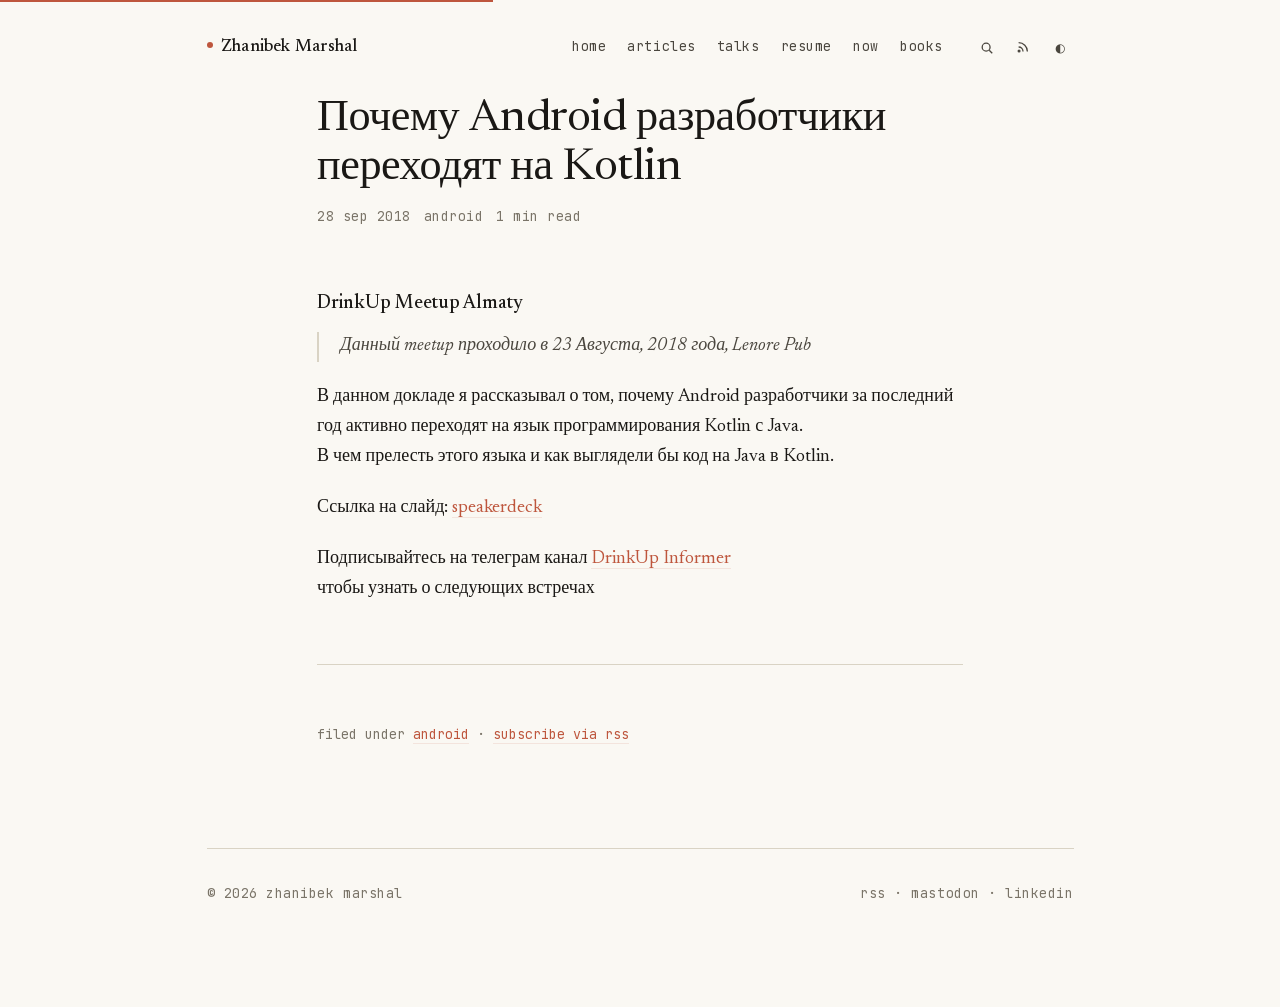
<file: why-android-kotlin-ru.html>
<!doctype html>
<html lang="ru">
<head>
<meta charset="utf-8">
<link rel="icon" href="favicon.svg" type="image/svg+xml">
<link rel="apple-touch-icon" href="favicon.svg">
<title>Почему Android разработчики переходят на Kotlin - Zhanibek Marshal</title>
<meta name="viewport" content="width=device-width, initial-scale=1">
<link rel="canonical" href="https://zhanibek.dev/why-android-kotlin-ru.html">
<meta name="description" content="Заметки с митапа DrinkUp Almaty о прелестях Kotlin и почему разработчики уходят с Java.">
<meta property="og:title" content="Почему Android разработчики переходят на Kotlin - Zhanibek Marshal">
<meta property="og:description" content="Заметки с митапа DrinkUp Almaty о прелестях Kotlin и почему разработчики уходят с Java.">
<meta property="og:type" content="article">
<meta property="og:url" content="https://zhanibek.dev/why-android-kotlin-ru.html">
<meta property="og:image" content="https://zhanibek.dev/assets/og-image.jpg">
<meta name="twitter:card" content="summary">
<link rel="alternate" type="application/rss+xml" title="Zhanibek Marshal - RSS" href="feed.xml">
<link rel="stylesheet" href="fonts.css">
<link rel="stylesheet" href="styles.css">
<script>(function(){const t=localStorage.getItem("zm.theme");if(t&&t!=="system")document.documentElement.setAttribute("data-theme",t);const d=localStorage.getItem("zm.density");if(d)document.documentElement.setAttribute("data-density",d);})();</script>
</head>
<body>

<div class="progress"></div>

<header class="site-header shell" style="padding-bottom:0; margin-bottom:0; border:0;">
  <a href="index.html" class="brand"><span class="dot"></span>Zhanibek Marshal</a>
  <nav class="primary">
    <a href="index.html">home</a>
    <a href="articles.html">articles</a>
    <a href="talks.html">talks</a>
    <a href="resume.html">resume</a>
    <a href="now.html">now</a>
    <a href="books.html">books</a>
    <span class="utilities">
      <button class="icon-btn" data-search-open><svg viewBox="0 0 16 16" fill="none" stroke="currentColor" stroke-width="1.5"><circle cx="7" cy="7" r="4.5"/><path d="M10.5 10.5L14 14"/></svg></button>
      <a class="icon-btn" href="feed.xml"><svg viewBox="0 0 16 16" fill="none" stroke="currentColor" stroke-width="1.5"><path d="M3 3a10 10 0 0 1 10 10"/><path d="M3 8a5 5 0 0 1 5 5"/><circle cx="3.5" cy="12.5" r="1" fill="currentColor"/></svg></a>
      <button class="icon-btn" data-theme-toggle>◐</button>
    </span>
  </nav>
</header>

<main class="shell">
  <article class="prose">
    <h1>Почему Android разработчики переходят на Kotlin</h1>
    <div class="article-meta">
      <span>28 sep 2018</span>
      <span>android</span>
      <span class="read-time">1 min read</span>
    </div>


    <h3 id="s1">DrinkUp Meetup Almaty</h3>
    <blockquote>
    <p>Данный meetup проходило в 23 Августа, 2018 года, Lenore Pub</p>
    </blockquote>
    <p>В данном докладе я рассказывал о том, почему Android разработчики за последний<br />
    год активно переходят на язык программирования Kotlin с Java.<br />
    В чем прелесть этого языка и как выглядели бы код на Java в Kotlin.</p>
    <p>Ссылка на слайд: <a href="https://speakerdeck.com/johnmars/pochiemu-android-razrabotchiki-pieriekhodiat-na-kotlin">speakerdeck</a></p>
    <p>Подписывайтесь на телеграм канал <a href="https://t.me/drinkup_info">DrinkUp Informer</a><br />
    чтобы узнать о следующих встречах</p>

    <div class="divider"></div>
    <p style="font-family:var(--mono); font-size:var(--type-meta); color:var(--ink-3); text-transform:lowercase;">filed under <a href="articles.html">android</a> · <a href="feed.xml">subscribe via rss</a></p>
  </article>

  <footer class="site-footer">
    <span>© 2026 Zhanibek Marshal</span>
    <span><a href="feed.xml">rss</a> · <a href="https://androiddev.social/@zhanibek">mastodon</a> · <a href="https://www.linkedin.com/in/johnmarshal/">linkedin</a></span>
  </footer>
</main>

<div class="search-overlay" data-search-overlay data-open="false">
  <div class="search-box">
    <input class="search-input" data-search-input placeholder="search articles, talks, pages..." type="text" autocomplete="off">
    <div class="search-results" data-search-results></div>
  </div>
</div>

<script src="site-data.js"></script>
<script>
(function() {
  const THEME_KEY = "zm.theme";
  function applyTheme(t) {
    if (t === "system" || !t) document.documentElement.removeAttribute("data-theme");
    else document.documentElement.setAttribute("data-theme", t);
  }
  function currentTheme() { return localStorage.getItem(THEME_KEY) || "system"; }
  function nextTheme(t)   { return t === "light" ? "dark" : t === "dark" ? "system" : "light"; }
  function setLabel(btn) {
    const t = currentTheme();
    btn.textContent = t === "light" ? "☀" : t === "dark" ? "☾" : "◐";
    btn.setAttribute("title", `theme: ${t} (click to cycle)`);
  }
  applyTheme(currentTheme());

  document.addEventListener("DOMContentLoaded", () => {
    const btn = document.querySelector("[data-theme-toggle]");
    if (btn) { setLabel(btn); btn.addEventListener("click", () => { const t = nextTheme(currentTheme()); localStorage.setItem(THEME_KEY, t); applyTheme(t); setLabel(btn); }); }

    // active nav
    const raw = location.pathname.split("/").pop() || "index";
    const path = raw.replace(/\.html$/, "") || "index";
    document.querySelectorAll("nav.primary a").forEach(a => {
      const href = a.getAttribute("href").replace(/\.html$/, "");
      if (href === path) a.setAttribute("aria-current", "page");
    });

    // density
    const d = localStorage.getItem("zm.density") || "comfy";
    document.documentElement.setAttribute("data-density", d);

    // read-time hide
    const showRT = localStorage.getItem("zm.readtime") !== "false";
    document.documentElement.setAttribute("data-hide-readtime", String(!showRT));

    // search
    const overlay = document.querySelector("[data-search-overlay]");
    const input   = document.querySelector("[data-search-input]");
    const results = document.querySelector("[data-search-results]");
    const openBtn = document.querySelector("[data-search-open]");
    function buildIndex() {
      const items = [];
      (window.SITE?.articles || []).forEach(a => items.push({ kind:"article", title:a.title, excerpt:a.excerpt, href: a.url && /^https?:\/\//.test(a.url) ? a.url : (a.url || `article.html?slug=${a.slug}`) }));
      (window.SITE?.talks   || []).forEach(t => items.push({ kind:"talk",    title:t.title, excerpt:`${t.venue}, ${t.city}`, href:`talk.html?slug=${t.slug}` }));
      [{ kind:"page",title:"Resume",excerpt:"Experience",href:"resume.html"},
       { kind:"page",title:"Now",   excerpt:"What I'm working on",href:"now.html"},
       { kind:"page",title:"Articles",excerpt:"All writing",href:"articles.html"},
       { kind:"page",title:"Talks",  excerpt:"Public speaking",href:"talks.html"},
       { kind:"page",title:"Books",  excerpt:"Reading list",href:"books.html"}].forEach(p=>items.push(p));
      return items;
    }
    const idx = buildIndex(); let activeIdx = 0;
    function render(q) {
      if (!results) return;
      q = q.trim().toLowerCase();
      let list = q ? idx.filter(i => i.title.toLowerCase().includes(q) || (i.excerpt||"").toLowerCase().includes(q)) : idx;
      if (!list.length) { results.innerHTML = `<div class="search-empty">no results for "${q}"</div>`; return; }
      results.innerHTML = list.slice(0,12).map((r,i)=>`<a class="search-result ${i===activeIdx?'active':''}" href="${r.href}" data-idx="${i}"><span class="kind">${r.kind}</span><span class="title">${r.title}</span></a>`).join("");
    }
    function openSearch()  { if (!overlay) return; overlay.setAttribute("data-open","true"); activeIdx=0; render(""); setTimeout(()=>input?.focus(),30); }
    function closeSearch() { if (!overlay) return; overlay.setAttribute("data-open","false"); if (input) input.value=""; }
    openBtn?.addEventListener("click", openSearch);
    overlay?.addEventListener("click", e => { if (e.target===overlay) closeSearch(); });
    input?.addEventListener("input", e => { activeIdx=0; render(e.target.value); });
    input?.addEventListener("keydown", e => {
      const links = results.querySelectorAll(".search-result");
      if (e.key==="ArrowDown") { e.preventDefault(); activeIdx=Math.min(activeIdx+1,links.length-1); render(input.value); }
      else if (e.key==="ArrowUp") { e.preventDefault(); activeIdx=Math.max(activeIdx-1,0); render(input.value); }
      else if (e.key==="Enter") { const a=results.querySelector(`.search-result[data-idx="${activeIdx}"]`); if(a) location.href=a.getAttribute("href"); }
      else if (e.key==="Escape") closeSearch();
    });
    document.addEventListener("keydown", e => {
      if ((e.key==="k"||e.key==="K")&&(e.metaKey||e.ctrlKey)) { e.preventDefault(); openSearch(); }
      else if (e.key==="/"&&document.activeElement?.tagName!=="INPUT") { e.preventDefault(); openSearch(); }
      else if (e.key==="Escape"&&overlay?.getAttribute("data-open")==="true") closeSearch();
    });

    // reading progress
    const bar = document.querySelector(".progress");
    if (bar) {
      const onScroll = () => {
        const article = document.querySelector("article.prose");
        if (!article) { bar.style.width="0%"; return; }
        const rect = article.getBoundingClientRect();
        const pct  = Math.max(0, Math.min(1, -rect.top / (rect.height - window.innerHeight)));
        bar.style.width = (pct * 100) + "%";
      };
      window.addEventListener("scroll", onScroll, { passive:true });
      onScroll();
    }
  });

  window.ZM = {
    setDensity(d)   { localStorage.setItem("zm.density",d); document.documentElement.setAttribute("data-density",d); },
    setReadtime(v)  { localStorage.setItem("zm.readtime",String(!!v)); document.documentElement.setAttribute("data-hide-readtime",String(!v)); },
    setTheme(t)     { localStorage.setItem(THEME_KEY,t); applyTheme(t); const b=document.querySelector("[data-theme-toggle]"); if(b){ const t2=t==="light"?"☀":t==="dark"?"☾":"◐"; b.textContent=t2; } },
    getDensity()    { return localStorage.getItem("zm.density")||"comfy"; },
    getReadtime()   { return localStorage.getItem("zm.readtime")!=="false"; },
    getTheme()      { return currentTheme(); }
  };
})();
</script>
<script src="tweaks.js"></script>
</body>
</html>
</file>
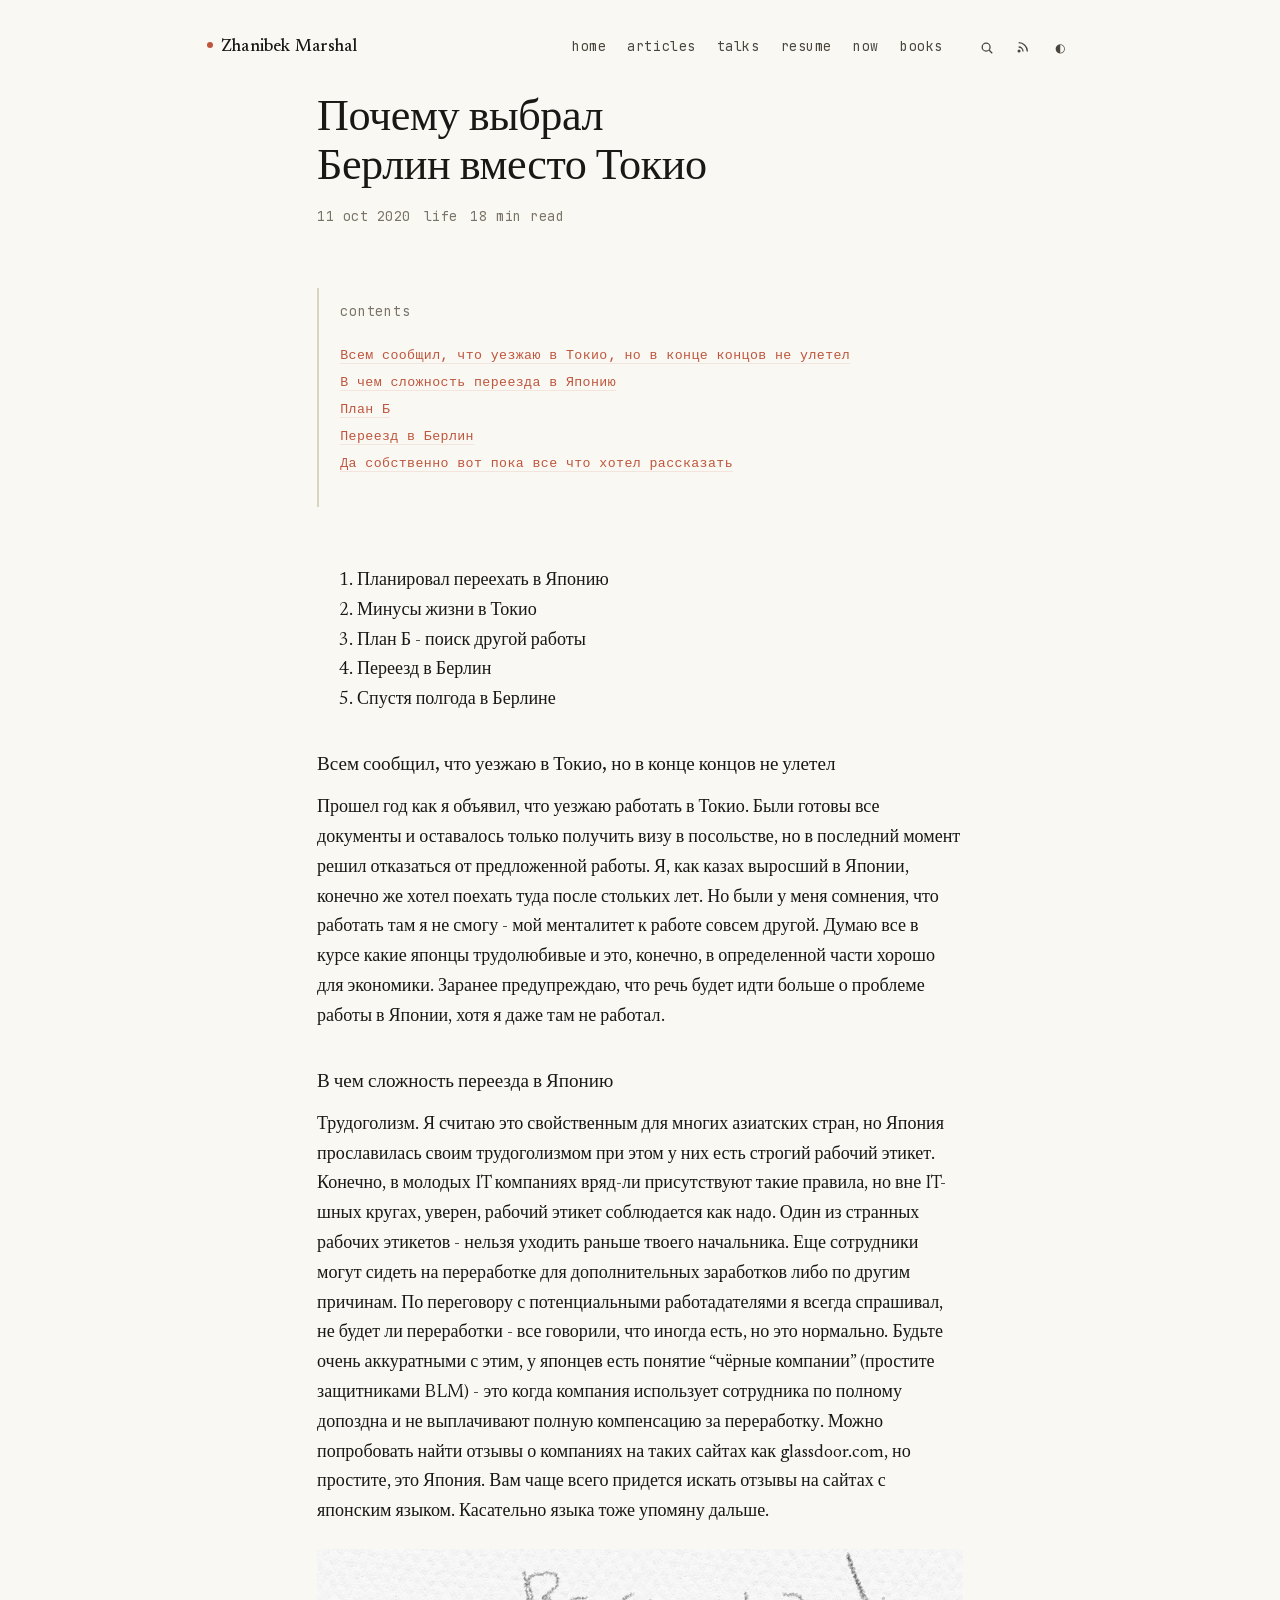
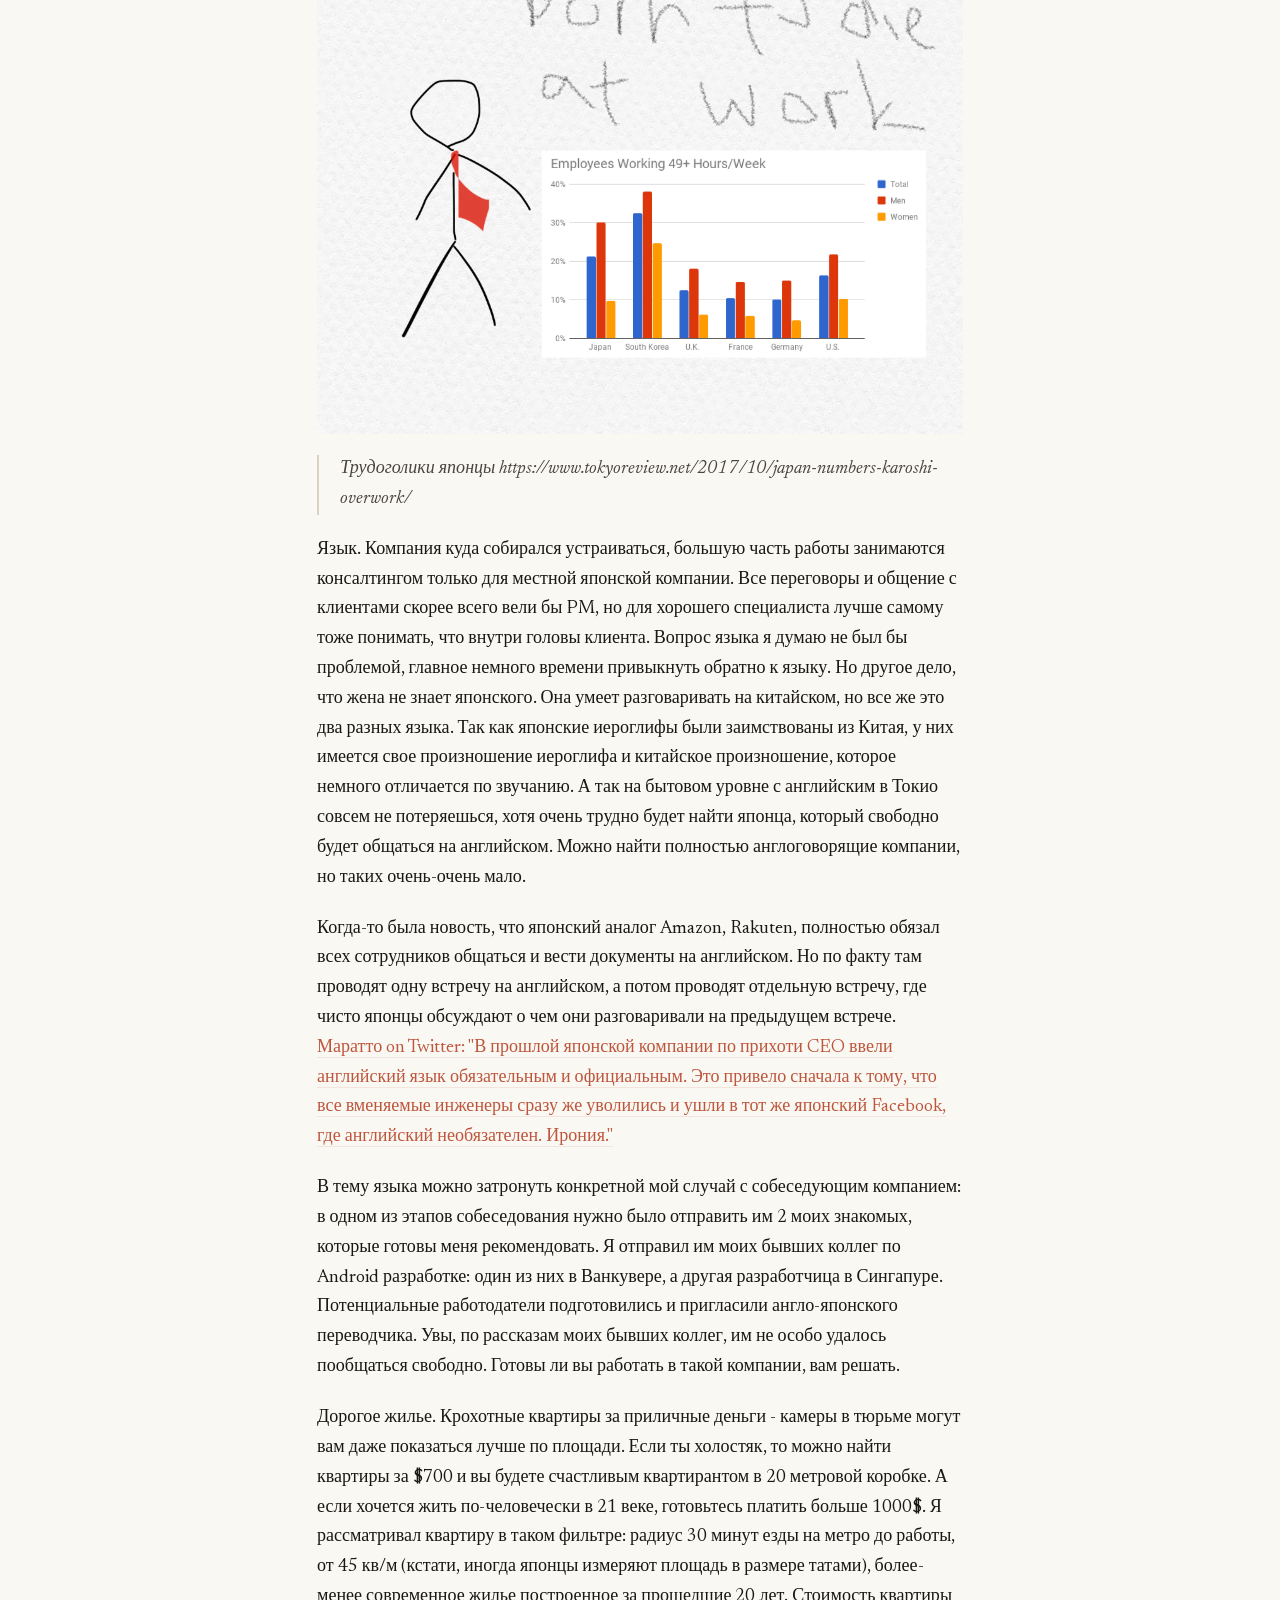
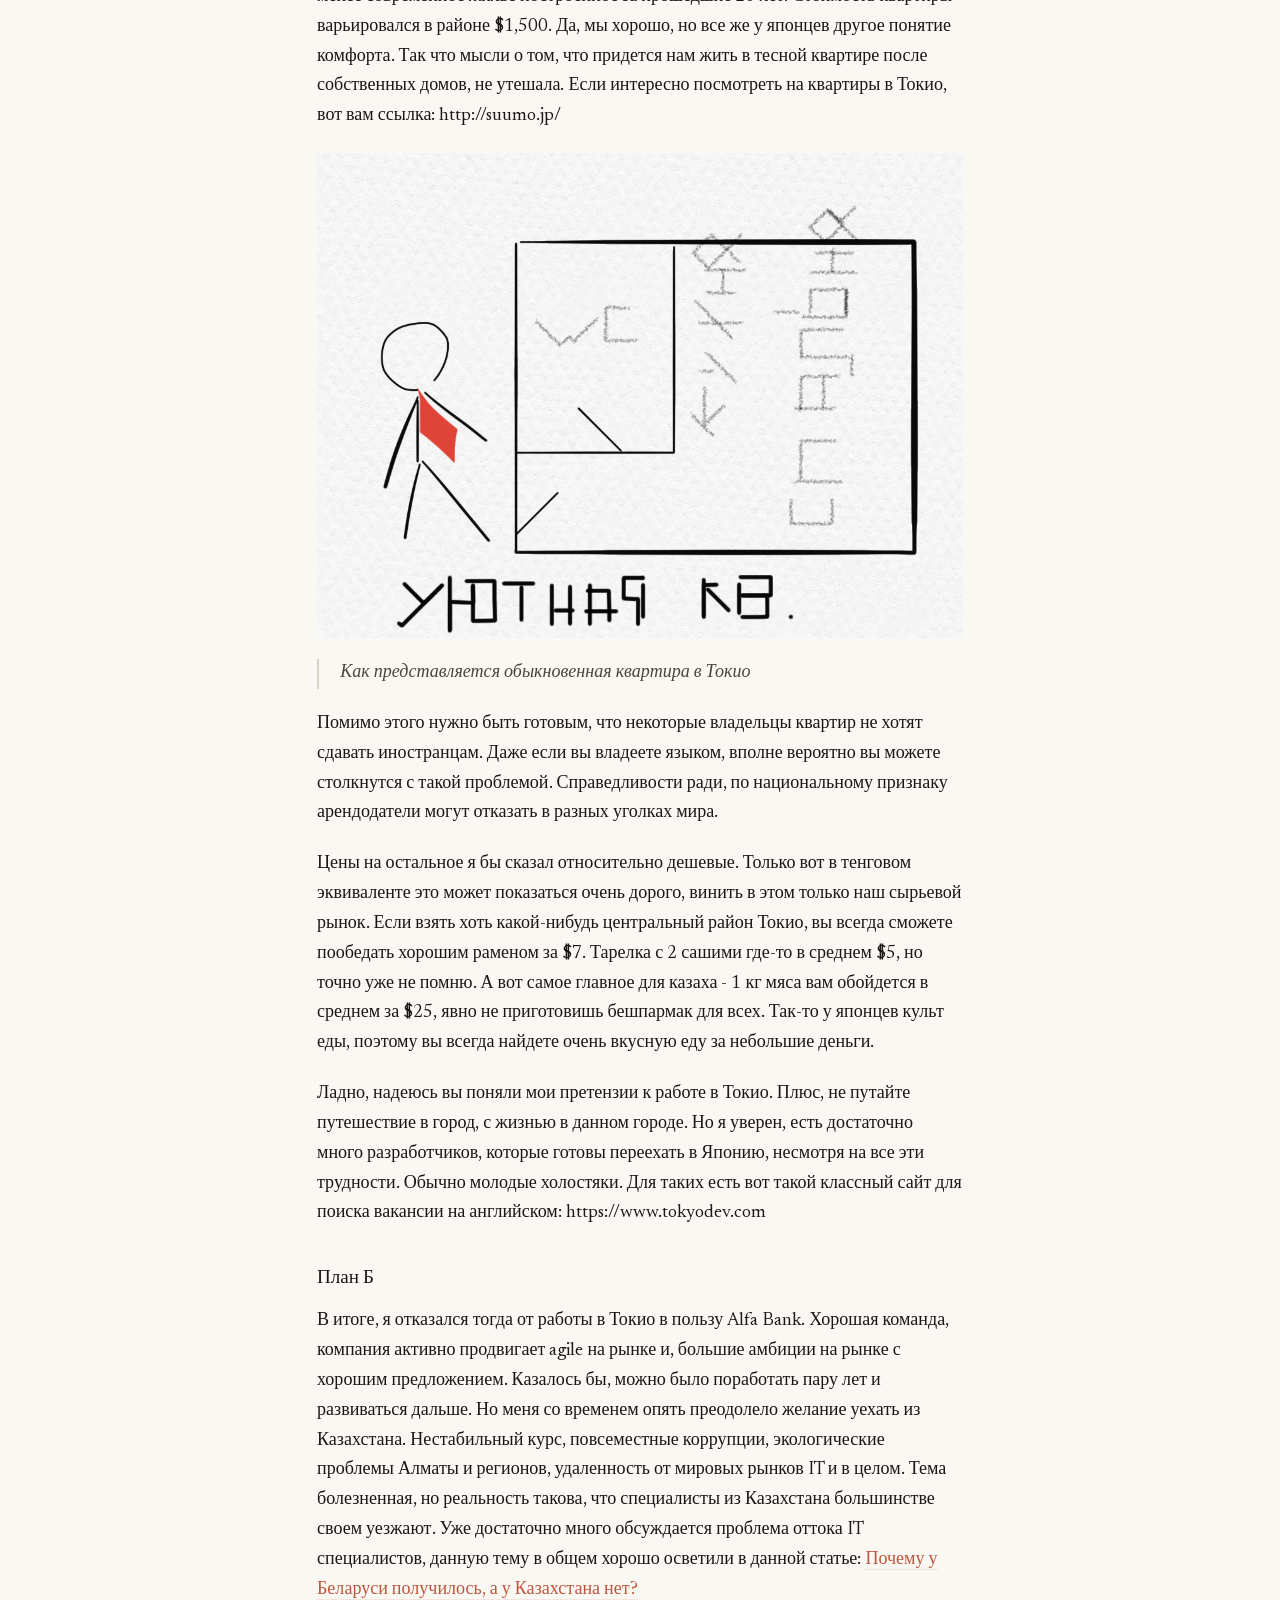
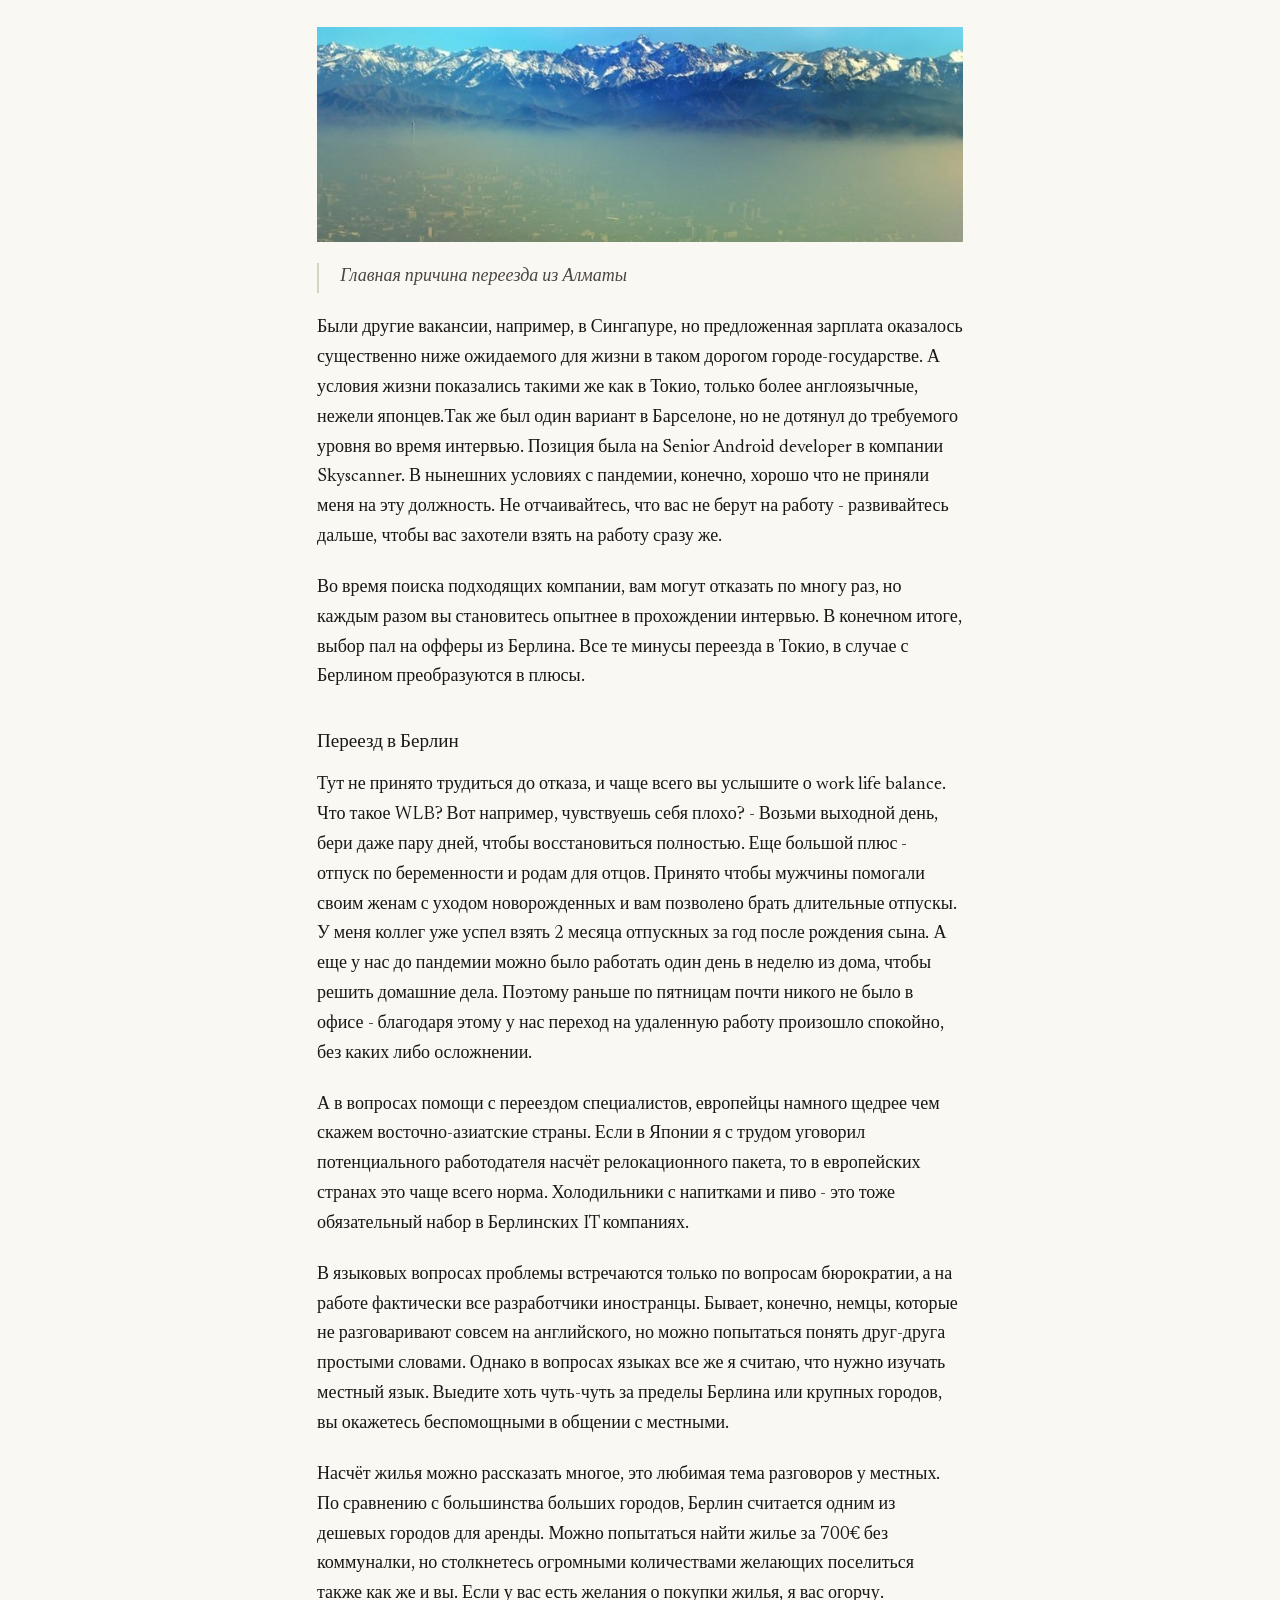
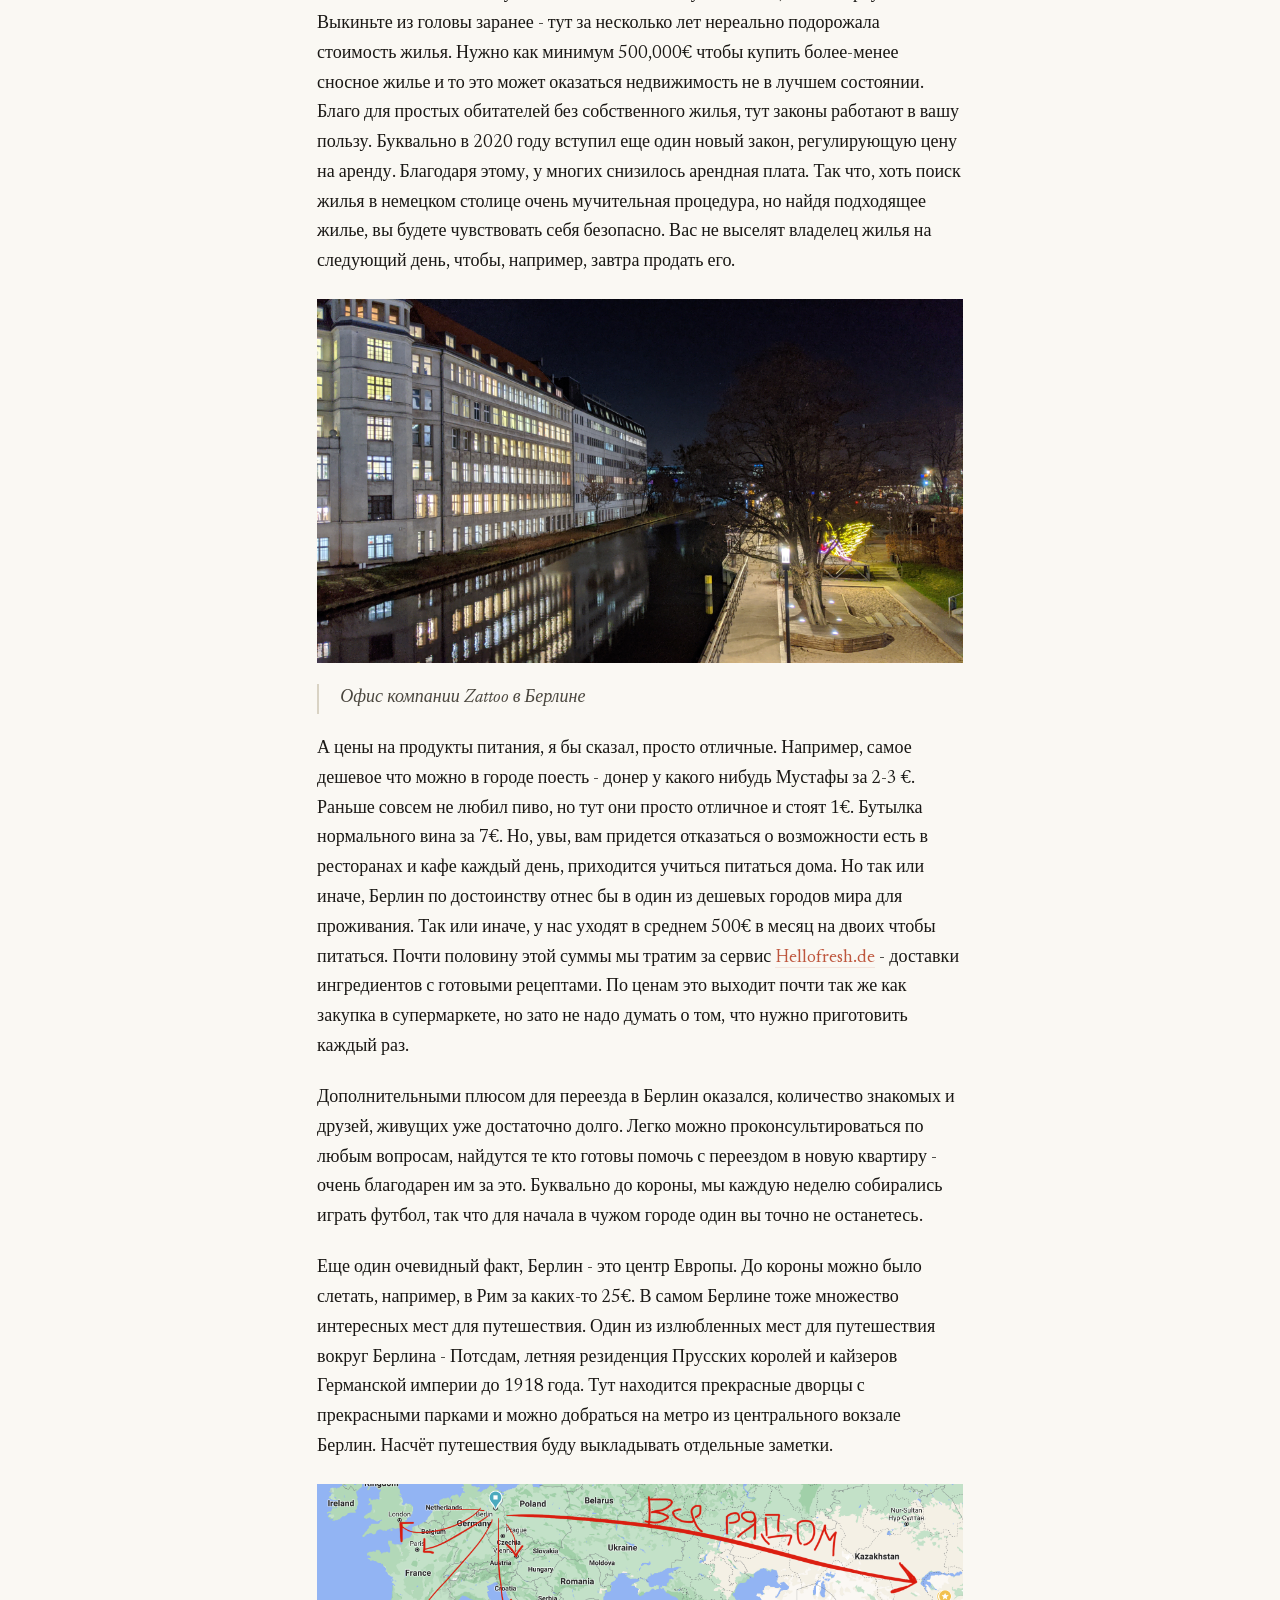
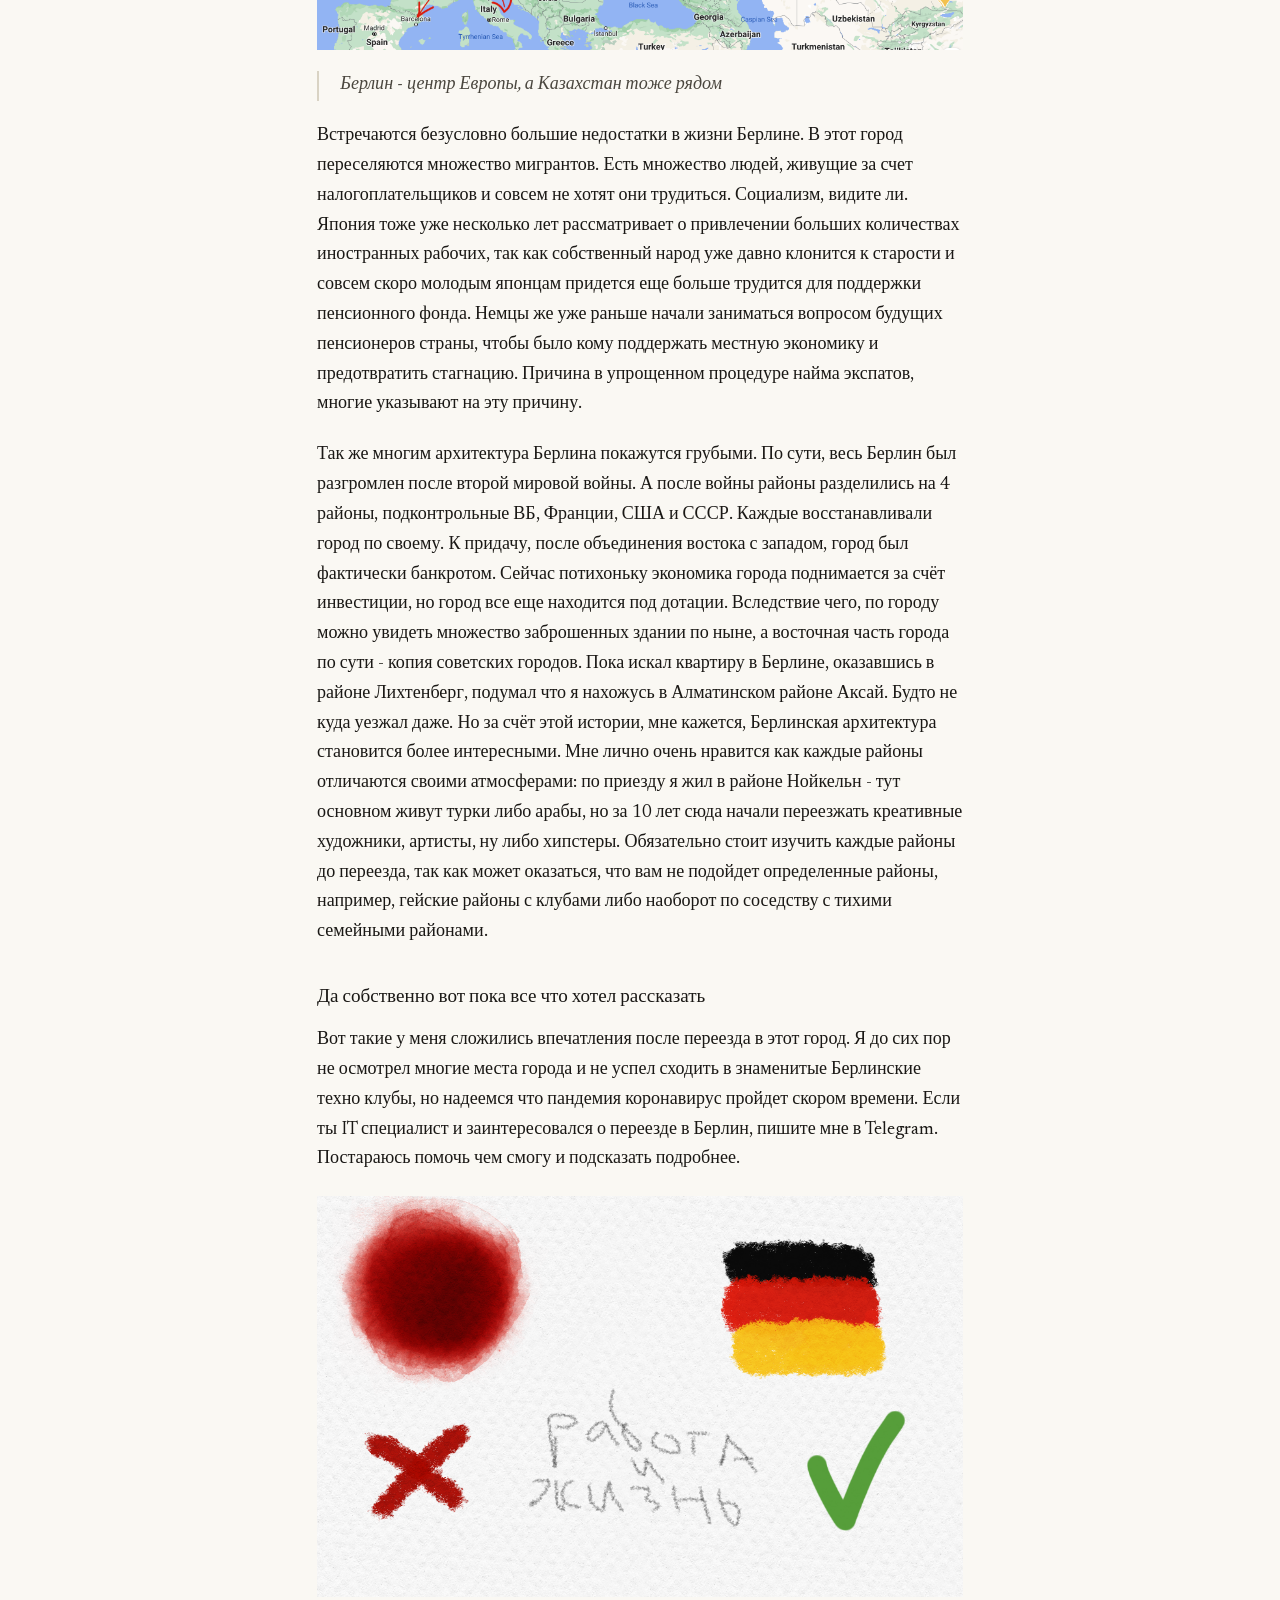
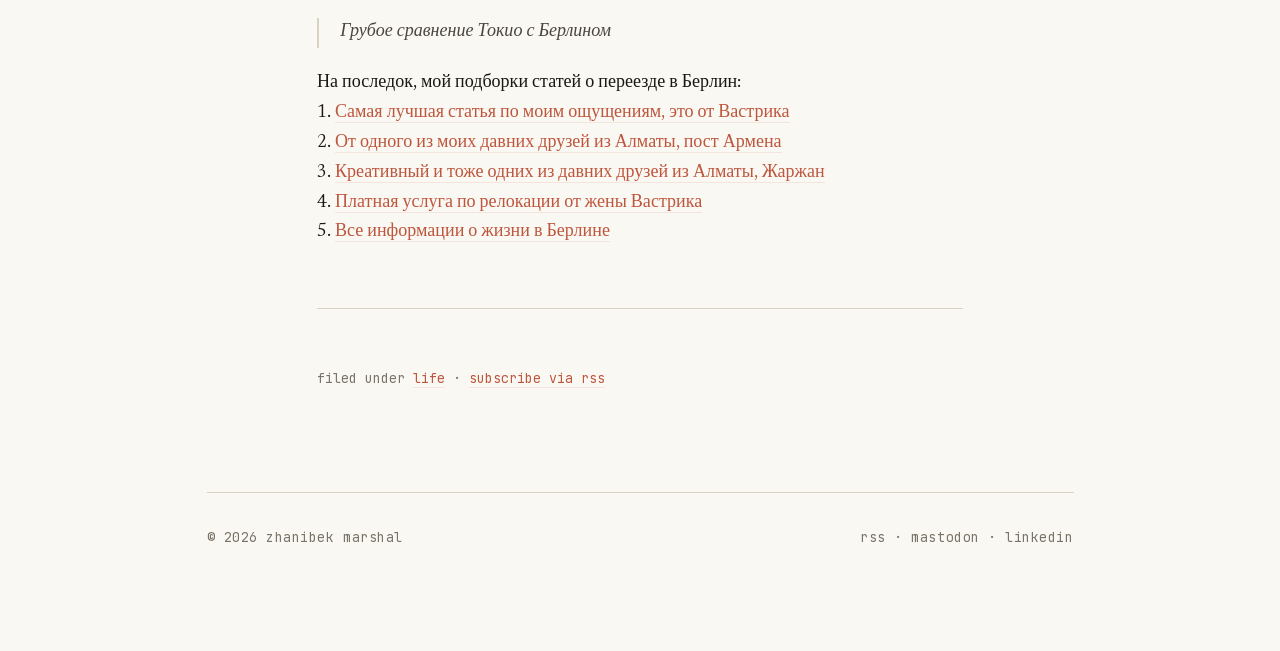
<file: why-berlin-over-tokyo.html>
<!doctype html>
<html lang="ru">
<head>
<meta charset="utf-8">
<link rel="icon" href="favicon.svg" type="image/svg+xml">
<link rel="apple-touch-icon" href="favicon.svg">
<title>Почему выбрал Берлин вместо Токио - Zhanibek Marshal</title>
<meta name="viewport" content="width=device-width, initial-scale=1">
<link rel="canonical" href="https://zhanibek.dev/why-berlin-over-tokyo.html">
<meta name="description" content="Год планировал переехать в Токио, но выбрал Берлин - о трудоголизме, жилье, work-life balance и жизни в немецкой столице.">
<meta property="og:title" content="Почему выбрал Берлин вместо Токио - Zhanibek Marshal">
<meta property="og:description" content="Год планировал переехать в Токио, но выбрал Берлин - о трудоголизме, жилье, work-life balance и жизни в немецкой столице.">
<meta property="og:type" content="article">
<meta property="og:url" content="https://zhanibek.dev/why-berlin-over-tokyo.html">
<meta property="og:image" content="https://zhanibek.dev/assets/og-image.jpg">
<meta name="twitter:card" content="summary">
<link rel="alternate" type="application/rss+xml" title="Zhanibek Marshal - RSS" href="feed.xml">
<link rel="stylesheet" href="fonts.css">
<link rel="stylesheet" href="styles.css">
<script>(function(){const t=localStorage.getItem("zm.theme");if(t&&t!=="system")document.documentElement.setAttribute("data-theme",t);const d=localStorage.getItem("zm.density");if(d)document.documentElement.setAttribute("data-density",d);})();</script>
</head>
<body>

<div class="progress"></div>

<header class="site-header shell" style="padding-bottom:0; margin-bottom:0; border:0;">
  <a href="index.html" class="brand"><span class="dot"></span>Zhanibek Marshal</a>
  <nav class="primary">
    <a href="index.html">home</a>
    <a href="articles.html">articles</a>
    <a href="talks.html">talks</a>
    <a href="resume.html">resume</a>
    <a href="now.html">now</a>
    <a href="books.html">books</a>
    <span class="utilities">
      <button class="icon-btn" data-search-open><svg viewBox="0 0 16 16" fill="none" stroke="currentColor" stroke-width="1.5"><circle cx="7" cy="7" r="4.5"/><path d="M10.5 10.5L14 14"/></svg></button>
      <a class="icon-btn" href="feed.xml"><svg viewBox="0 0 16 16" fill="none" stroke="currentColor" stroke-width="1.5"><path d="M3 3a10 10 0 0 1 10 10"/><path d="M3 8a5 5 0 0 1 5 5"/><circle cx="3.5" cy="12.5" r="1" fill="currentColor"/></svg></a>
      <button class="icon-btn" data-theme-toggle>◐</button>
    </span>
  </nav>
</header>

<main class="shell">
  <article class="prose">
    <h1>Почему выбрал Берлин вместо Токио</h1>
    <div class="article-meta">
      <span>11 oct 2020</span>
      <span>life</span>
      <span class="read-time">18 min read</span>
    </div>

    <nav class="toc">
      <p class="toc-label">contents</p>
      <ul>
    <li><a href="#s1">Всем сообщил, что уезжаю в Токио, но в конце концов не улетел</a></li>
    <li><a href="#s2">В чем сложность переезда в Японию</a></li>
    <li><a href="#s3">План Б</a></li>
    <li><a href="#s4">Переезд в Берлин</a></li>
    <li><a href="#s5">Да собственно вот пока все что хотел рассказать</a></li>
      </ul>
    </nav>
    <ol>
    <li>Планировал переехать в Японию</li>
    <li>Минусы жизни в Токио</li>
    <li>План Б - поиск другой работы</li>
    <li>Переезд в Берлин</li>
    <li>Спустя полгода в Берлине</li>
    </ol>
    <h3 id="s1">Всем сообщил, что уезжаю в Токио, но в конце концов не улетел</h3>
    <p>Прошел год как я объявил, что уезжаю работать в Токио. Были готовы все документы и оставалось только получить визу в посольстве, но в последний момент решил отказаться от предложенной работы. Я, как казах выросший в Японии, конечно же хотел поехать туда после стольких лет. Но были у меня сомнения, что работать там я не смогу - мой менталитет к работе совсем другой. Думаю все в курсе какие японцы трудолюбивые и это, конечно, в определенной части хорошо для экономики. Заранее предупреждаю, что речь будет идти больше о проблеме работы в Японии, хотя я даже там не работал.</p>
    <h3 id="s2">В чем сложность переезда в Японию</h3>
    <p>Трудоголизм. Я считаю это свойственным для многих азиатских стран, но Япония прославилась своим трудоголизмом при этом у них есть строгий рабочий этикет. Конечно, в молодых IT компаниях вряд-ли присутствуют такие правила, но вне IT-шных кругах, уверен, рабочий этикет соблюдается как надо. Один из странных рабочих этикетов - нельзя уходить раньше твоего начальника. Еще сотрудники могут сидеть на переработке для дополнительных заработков либо по другим причинам. По переговору с потенциальными работадателями я всегда спрашивал, не будет ли переработки - все говорили, что иногда есть, но это нормально. Будьте очень аккуратными с этим, у японцев есть понятие “чёрные компании” (простите защитниками BLM) - это когда компания использует сотрудника по полному допоздна и не выплачивают полную компенсацию за переработку. Можно попробовать найти отзывы о компаниях на таких сайтах как glassdoor.com, но простите, это Япония. Вам чаще всего придется искать отзывы на сайтах с японским языком. Касательно языка тоже упомяну дальше.</p>
    <p><img alt="Born to die at work" src="/assets/images/why-berlin/born_to_die_at_work.png" /></p>
    <blockquote>
    <p>Трудоголики японцы https://www.tokyoreview.net/2017/10/japan-numbers-karoshi-overwork/</p>
    </blockquote>
    <p>Язык. Компания куда собирался устраиваться, большую часть работы занимаются консалтингом только для местной японской компании. Все переговоры и общение с клиентами скорее всего вели бы PM, но для хорошего специалиста лучше самому тоже понимать, что внутри головы клиента. Вопрос языка я думаю не был бы проблемой, главное немного времени привыкнуть обратно к языку. Но другое дело, что жена не знает японского. Она умеет разговаривать на китайском, но все же это два разных языка. Так как японские иероглифы были заимствованы из Китая, у них имеется свое произношение иероглифа и китайское произношение, которое немного отличается по звучанию. А так на бытовом уровне с английским в Токио совсем не потеряешься, хотя очень трудно будет найти японца, который свободно будет общаться на английском. Можно найти полностью англоговорящие компании, но таких очень-очень мало.</p>
    <p>Когда-то была новость, что японский аналог Amazon, Rakuten, полностью обязал всех сотрудников общаться и вести документы на английском. Но по факту там проводят одну встречу на английском, а потом проводят отдельную встречу, где чисто японцы обсуждают о чем они разговаривали на предыдущем встрече.<br />
    <a href="https://twitter.com/touzoku/status/1034361595403460608">Маратто on Twitter: "В прошлой японской компании по прихоти CEO ввели английский язык обязательным и официальным. Это привело сначала к тому, что все вменяемые инженеры сразу же уволились и ушли в тот же японский Facebook, где английский необязателен. Ирония."</a></p>
    <p>В тему языка можно затронуть конкретной мой случай с собеседующим компанием: в одном из этапов собеседования нужно было отправить им 2 моих знакомых, которые готовы меня рекомендовать. Я отправил им моих бывших коллег по Android разработке: один из них в Ванкувере, а другая разработчица в Сингапуре. Потенциальные работодатели подготовились и пригласили англо-японского переводчика. Увы, по рассказам моих бывших коллег, им не особо удалось пообщаться свободно. Готовы ли вы работать в такой компании, вам решать.</p>
    <p>Дорогое жилье. Крохотные квартиры за приличные деньги - камеры в тюрьме могут вам даже показаться лучше по площади. Если ты холостяк, то можно найти квартиры за $700 и вы будете счастливым квартирантом в 20 метровой коробке. А если хочется жить по-человечески в 21 веке, готовьтесь платить больше 1000$. Я рассматривал квартиру в таком фильтре: радиус 30 минут езды на метро до работы, от 45 кв/м (кстати, иногда японцы измеряют площадь в размере татами), более-менее современное жилье построенное за прошедшие 20 лет. Стоимость квартиры варьировался в районе $1,500. Да, мы хорошо, но все же у японцев другое понятие комфорта. Так что мысли о том, что придется нам жить в тесной квартире после собственных домов, не утешала. Если интересно посмотреть на квартиры в Токио, вот вам ссылка: http://suumo.jp/</p>
    <p><img alt="Уютная квартира в Токио" src="/assets/images/why-berlin/apartment.png" /></p>
    <blockquote>
    <p>Как представляется обыкновенная квартира в Токио</p>
    </blockquote>
    <p>Помимо этого нужно быть готовым, что некоторые владельцы квартир не хотят сдавать иностранцам. Даже если вы владеете языком, вполне вероятно вы можете столкнутся с такой проблемой. Справедливости ради, по национальному признаку арендодатели могут отказать в разных уголках мира.</p>
    <p>Цены на остальное я бы сказал относительно дешевые. Только вот в тенговом эквиваленте это может показаться очень дорого, винить в этом только наш сырьевой рынок. Если взять хоть какой-нибудь центральный район Токио,  вы всегда сможете пообедать хорошим раменом за $7. Тарелка с 2  сашими где-то в среднем $5, но точно уже не помню. А вот самое главное для казаха - 1 кг мяса вам обойдется в среднем за $25, явно не приготовишь бешпармак для всех. Так-то у японцев культ еды, поэтому вы всегда найдете очень вкусную еду за небольшие деньги.</p>
    <p>Ладно, надеюсь вы поняли мои претензии к работе в Токио. Плюс, не путайте путешествие в город, с жизнью в данном городе. Но я уверен, есть достаточно много разработчиков, которые готовы переехать в Японию, несмотря на все эти трудности. Обычно молодые холостяки. Для таких есть вот такой классный сайт для поиска вакансии на английском: https://www.tokyodev.com</p>
    <h3 id="s3">План Б</h3>
    <p>В итоге, я отказался тогда от работы в Токио в пользу Alfa Bank. Хорошая команда, компания активно продвигает agile на рынке и, большие амбиции на рынке с хорошим предложением.  Казалось бы, можно было поработать пару лет и развиваться дальше. Но меня со временем опять преодолело желание уехать из Казахстана. Нестабильный курс, повсеместные коррупции, экологические проблемы Алматы и регионов, удаленность от мировых рынков IT и в целом. Тема болезненная, но реальность такова, что специалисты из Казахстана большинстве своем уезжают. Уже достаточно много обсуждается проблема оттока IT специалистов, данную тему в общем  хорошо осветили в данной статье: <a href="https://the-steppe.com/business/pochemu-u-belarusi-poluchilos-a-u-kazahstana-net">Почему у Беларуси получилось, а у Казахстана нет?</a></p>
    <p><img alt="Алматы смог и ты сможешь" src="/assets/images/why-berlin/almaty-smog.jpg" /></p>
    <blockquote>
    <p>Главная причина переезда из Алматы</p>
    </blockquote>
    <p>Были другие вакансии, например, в Сингапуре, но предложенная зарплата оказалось существенно ниже ожидаемого для жизни в таком дорогом городе-государстве. А условия жизни показались такими же как в Токио, только более англоязычные, нежели японцев.Так же был один вариант в Барселоне, но не дотянул до требуемого уровня во время интервью. Позиция была на Senior Android developer в компании Skyscanner. В нынешних условиях с пандемии, конечно, хорошо что не приняли меня на эту должность. Не отчаивайтесь, что вас не берут на работу - развивайтесь дальше, чтобы вас захотели взять на работу сразу же.</p>
    <p>Во время поиска подходящих компании, вам могут отказать по многу раз, но каждым разом вы становитесь опытнее в прохождении интервью. В конечном итоге, выбор пал на офферы из Берлина. Все те минусы переезда в Токио, в случае с Берлином преобразуются в плюсы.</p>
    <h3 id="s4">Переезд в Берлин</h3>
    <p>Тут не принято трудиться до отказа, и чаще всего вы услышите о work life balance. Что такое WLB? Вот например, чувствуешь себя плохо? - Возьми выходной день, бери даже пару дней, чтобы восстановиться полностью. Еще большой плюс - отпуск по беременности и родам для отцов. Принято чтобы мужчины помогали своим женам с уходом новорожденных и вам позволено брать длительные отпускы. У меня коллег уже успел взять 2 месяца отпускных за год после рождения сына. А еще у нас до пандемии можно было работать один день в неделю из дома, чтобы решить домашние дела. Поэтому раньше по пятницам почти никого не было в офисе - благодаря этому у нас переход на удаленную работу произошло спокойно, без каких либо осложнении.</p>
    <p>А в вопросах помощи с переездом специалистов, европейцы намного щедрее чем скажем восточно-азиатские страны. Если в Японии я с трудом уговорил потенциального работодателя насчёт релокационного пакета, то в европейских странах это чаще всего норма. Холодильники с напитками и пиво - это тоже обязательный набор в Берлинских IT компаниях.</p>
    <p>В языковых вопросах проблемы встречаются только по вопросам бюрократии, а на работе фактически все разработчики иностранцы. Бывает, конечно, немцы, которые не разговаривают совсем на английского, но можно попытаться понять друг-друга простыми словами. Однако в вопросах языках все же я считаю, что нужно изучать местный язык. Выедите хоть чуть-чуть за пределы Берлина или крупных городов, вы окажетесь беспомощными в общении с местными.</p>
    <p>Насчёт жилья можно рассказать многое, это любимая тема разговоров у местных. По сравнению с большинства больших городов, Берлин считается одним из дешевых городов для аренды. Можно попытаться найти жилье за 700€ без коммуналки, но столкнетесь огромными количествами желающих поселиться также как же и вы. Если у вас есть желания о покупки жилья, я вас огорчу. Выкиньте из головы заранее - тут за несколько лет нереально подорожала стоимость жилья. Нужно как минимум 500,000€ чтобы купить более-менее сносное жилье и то это может оказаться недвижимость не в лучшем состоянии. Благо для простых обитателей без собственного жилья, тут законы работают в вашу пользу. Буквально в 2020 году вступил еще один новый закон, регулирующую цену на аренду. Благодаря этому, у многих снизилось арендная плата. Так что, хоть поиск жилья в немецком столице очень мучительная процедура, но найдя подходящее жилье, вы будете чувствовать себя безопасно. Вас не выселят владелец жилья на следующий день, чтобы, например, завтра продать его.</p>
    <p><img alt="Zattoo - Berlin office" src="/assets/images/why-berlin/zattoo-office.jpg" /></p>
    <blockquote>
    <p>Офис компании Zattoo в Берлине</p>
    </blockquote>
    <p>А цены на продукты питания, я бы сказал, просто отличные. Например, самое дешевое что можно в городе поесть - донер у какого нибудь Мустафы за 2-3 €. Раньше совсем не любил пиво, но тут они просто отличное и стоят 1€. Бутылка нормального вина за 7€. Но, увы, вам придется отказаться о возможности есть в ресторанах и кафе каждый день, приходится учиться питаться дома. Но так или иначе, Берлин по достоинству отнес бы в один из дешевых городов мира для проживания. Так или иначе, у нас уходят в среднем 500€ в месяц на двоих чтобы питаться. Почти половину этой суммы мы тратим за сервис <a href="https://www.hellofresh.de/pages/raf_lp11?c=HS-JEL1NKIXK&amp;utm_source=raf-share&amp;utm_medium=referral&amp;utm_campaign=clipboard&amp;utm_couponvalue=25&amp;utm_invitername=Zhanibek">Hellofresh.de</a> - доставки ингредиентов с готовыми рецептами. По ценам это выходит почти так же как закупка в супермаркете, но зато не надо думать о том, что нужно приготовить каждый раз.</p>
    <p>Дополнительными плюсом для переезда в Берлин оказался, количество знакомых и друзей, живущих уже достаточно долго. Легко можно проконсультироваться по любым вопросам, найдутся те кто готовы помочь с переездом в новую квартиру - очень благодарен им за это. Буквально до короны, мы каждую неделю собирались играть футбол, так что для начала в чужом городе один вы точно не останетесь.</p>
    <p>Еще один очевидный факт, Берлин - это центр Европы. До короны можно было слетать, например, в Рим за каких-то 25€. В самом Берлине тоже множество интересных мест для путешествия. Один из излюбленных мест для путешествия вокруг Берлина - Потсдам, летняя резиденция Прусских королей и кайзеров Германской империи до 1918 года. Тут находится прекрасные дворцы с прекрасными парками и можно добраться на метро из центрального вокзале Берлин. Насчёт путешествия буду выкладывать отдельные заметки.</p>
    <p><img alt="Берлин - центр Европы, а Казахстан тоже рядом" src="/assets/images/why-berlin/everything_is_close.png" /></p>
    <blockquote>
    <p>Берлин - центр Европы, а Казахстан тоже рядом</p>
    </blockquote>
    <p>Встречаются безусловно большие недостатки в жизни Берлине. В этот город переселяются множество мигрантов. Есть множество людей, живущие за счет налогоплательщиков и совсем не хотят они трудиться. Социализм, видите ли. Япония тоже уже несколько лет рассматривает о привлечении больших количествах иностранных рабочих, так как собственный народ уже давно клонится к старости и совсем скоро молодым японцам придется еще больше трудится для поддержки пенсионного фонда. Немцы же уже раньше начали заниматься вопросом будущих пенсионеров страны, чтобы было кому поддержать местную экономику и предотвратить стагнацию. Причина в упрощенном процедуре найма экспатов, многие указывают на эту причину.</p>
    <p>Так же многим архитектура Берлина покажутся грубыми. По сути, весь Берлин был разгромлен после второй мировой войны. А после войны районы разделились на 4 районы, подконтрольные ВБ, Франции, США и СССР. Каждые восстанавливали город по своему. К придачу, после объединения востока с западом, город был фактически банкротом. Сейчас потихоньку экономика города поднимается за счёт инвестиции, но город все еще находится под дотации. Вследствие чего, по городу можно увидеть множество заброшенных здании по ныне, а восточная часть города по сути - копия советских городов. Пока искал квартиру в Берлине, оказавшись в районе Лихтенберг, подумал что я нахожусь в Алматинском районе Аксай. Будто не куда уезжал даже. Но за счёт этой истории, мне кажется, Берлинская архитектура становится более интересными. Мне лично очень нравится как каждые районы отличаются своими атмосферами: по приезду я жил в районе Нойкельн - тут основном живут турки либо арабы, но за 10 лет сюда начали переезжать креативные художники, артисты, ну либо хипстеры. Обязательно стоит изучить каждые районы до переезда, так как может оказаться, что вам не подойдет определенные районы, например, гейские районы с клубами либо наоборот по соседству с тихими семейными районами.</p>
    <h3 id="s5">Да собственно вот пока все что хотел рассказать</h3>
    <p>Вот такие у меня сложились впечатления после переезда в этот город. Я до сих пор не осмотрел многие места города и не успел сходить в знаменитые Берлинские техно клубы, но надеемся что пандемия коронавирус пройдет скором времени. Если ты IT специалист и заинтересовался о переезде в Берлин, пишите мне в Telegram. Постараюсь помочь чем смогу и подсказать подробнее.</p>
    <p><img alt="Сравнение Японии и Германии" src="/assets/images/why-berlin/japan_and_germnay.png" /></p>
    <blockquote>
    <p>Грубое сравнение Токио с Берлином</p>
    </blockquote>
    <p>На последок, мой подборки статей о переезде в Берлин:<br />
    1. <a href="https://vas3k.ru/blog/go_to_berlin/">Самая лучшая статья по моим ощущениям, это от Вастрика</a><br />
    2. <a href="https://blog.armen.im/ru/berlin-part-one/">От одного из моих давних друзей из Алматы, пост Армена</a><br />
    3. <a href="https://jjermany.blog/blog/work-in-deliveryhero-1/">Креативный и тоже одних из давних друзей из Алматы, Жаржан</a><br />
    4. <a href="https://howtoberlin.de">Платная услуга по релокации от жены Вастрика</a><br />
    5. <a href="https://allaboutberlin.com">Все информации о жизни в Берлине</a></p>

    <div class="divider"></div>
    <p style="font-family:var(--mono); font-size:var(--type-meta); color:var(--ink-3); text-transform:lowercase;">filed under <a href="articles.html">life</a> · <a href="feed.xml">subscribe via rss</a></p>
  </article>

  <footer class="site-footer">
    <span>© 2026 Zhanibek Marshal</span>
    <span><a href="feed.xml">rss</a> · <a href="https://androiddev.social/@zhanibek">mastodon</a> · <a href="https://www.linkedin.com/in/johnmarshal/">linkedin</a></span>
  </footer>
</main>

<div class="search-overlay" data-search-overlay data-open="false">
  <div class="search-box">
    <input class="search-input" data-search-input placeholder="search articles, talks, pages..." type="text" autocomplete="off">
    <div class="search-results" data-search-results></div>
  </div>
</div>

<script src="site-data.js"></script>
<script>
(function() {
  const THEME_KEY = "zm.theme";
  function applyTheme(t) {
    if (t === "system" || !t) document.documentElement.removeAttribute("data-theme");
    else document.documentElement.setAttribute("data-theme", t);
  }
  function currentTheme() { return localStorage.getItem(THEME_KEY) || "system"; }
  function nextTheme(t)   { return t === "light" ? "dark" : t === "dark" ? "system" : "light"; }
  function setLabel(btn) {
    const t = currentTheme();
    btn.textContent = t === "light" ? "☀" : t === "dark" ? "☾" : "◐";
    btn.setAttribute("title", `theme: ${t} (click to cycle)`);
  }
  applyTheme(currentTheme());

  document.addEventListener("DOMContentLoaded", () => {
    const btn = document.querySelector("[data-theme-toggle]");
    if (btn) { setLabel(btn); btn.addEventListener("click", () => { const t = nextTheme(currentTheme()); localStorage.setItem(THEME_KEY, t); applyTheme(t); setLabel(btn); }); }

    // active nav
    const raw = location.pathname.split("/").pop() || "index";
    const path = raw.replace(/\.html$/, "") || "index";
    document.querySelectorAll("nav.primary a").forEach(a => {
      const href = a.getAttribute("href").replace(/\.html$/, "");
      if (href === path) a.setAttribute("aria-current", "page");
    });

    // density
    const d = localStorage.getItem("zm.density") || "comfy";
    document.documentElement.setAttribute("data-density", d);

    // read-time hide
    const showRT = localStorage.getItem("zm.readtime") !== "false";
    document.documentElement.setAttribute("data-hide-readtime", String(!showRT));

    // search
    const overlay = document.querySelector("[data-search-overlay]");
    const input   = document.querySelector("[data-search-input]");
    const results = document.querySelector("[data-search-results]");
    const openBtn = document.querySelector("[data-search-open]");
    function buildIndex() {
      const items = [];
      (window.SITE?.articles || []).forEach(a => items.push({ kind:"article", title:a.title, excerpt:a.excerpt, href: a.url && /^https?:\/\//.test(a.url) ? a.url : (a.url || `article.html?slug=${a.slug}`) }));
      (window.SITE?.talks   || []).forEach(t => items.push({ kind:"talk",    title:t.title, excerpt:`${t.venue}, ${t.city}`, href:`talk.html?slug=${t.slug}` }));
      [{ kind:"page",title:"Resume",excerpt:"Experience",href:"resume.html"},
       { kind:"page",title:"Now",   excerpt:"What I'm working on",href:"now.html"},
       { kind:"page",title:"Articles",excerpt:"All writing",href:"articles.html"},
       { kind:"page",title:"Talks",  excerpt:"Public speaking",href:"talks.html"},
       { kind:"page",title:"Books",  excerpt:"Reading list",href:"books.html"}].forEach(p=>items.push(p));
      return items;
    }
    const idx = buildIndex(); let activeIdx = 0;
    function render(q) {
      if (!results) return;
      q = q.trim().toLowerCase();
      let list = q ? idx.filter(i => i.title.toLowerCase().includes(q) || (i.excerpt||"").toLowerCase().includes(q)) : idx;
      if (!list.length) { results.innerHTML = `<div class="search-empty">no results for "${q}"</div>`; return; }
      results.innerHTML = list.slice(0,12).map((r,i)=>`<a class="search-result ${i===activeIdx?'active':''}" href="${r.href}" data-idx="${i}"><span class="kind">${r.kind}</span><span class="title">${r.title}</span></a>`).join("");
    }
    function openSearch()  { if (!overlay) return; overlay.setAttribute("data-open","true"); activeIdx=0; render(""); setTimeout(()=>input?.focus(),30); }
    function closeSearch() { if (!overlay) return; overlay.setAttribute("data-open","false"); if (input) input.value=""; }
    openBtn?.addEventListener("click", openSearch);
    overlay?.addEventListener("click", e => { if (e.target===overlay) closeSearch(); });
    input?.addEventListener("input", e => { activeIdx=0; render(e.target.value); });
    input?.addEventListener("keydown", e => {
      const links = results.querySelectorAll(".search-result");
      if (e.key==="ArrowDown") { e.preventDefault(); activeIdx=Math.min(activeIdx+1,links.length-1); render(input.value); }
      else if (e.key==="ArrowUp") { e.preventDefault(); activeIdx=Math.max(activeIdx-1,0); render(input.value); }
      else if (e.key==="Enter") { const a=results.querySelector(`.search-result[data-idx="${activeIdx}"]`); if(a) location.href=a.getAttribute("href"); }
      else if (e.key==="Escape") closeSearch();
    });
    document.addEventListener("keydown", e => {
      if ((e.key==="k"||e.key==="K")&&(e.metaKey||e.ctrlKey)) { e.preventDefault(); openSearch(); }
      else if (e.key==="/"&&document.activeElement?.tagName!=="INPUT") { e.preventDefault(); openSearch(); }
      else if (e.key==="Escape"&&overlay?.getAttribute("data-open")==="true") closeSearch();
    });

    // reading progress
    const bar = document.querySelector(".progress");
    if (bar) {
      const onScroll = () => {
        const article = document.querySelector("article.prose");
        if (!article) { bar.style.width="0%"; return; }
        const rect = article.getBoundingClientRect();
        const pct  = Math.max(0, Math.min(1, -rect.top / (rect.height - window.innerHeight)));
        bar.style.width = (pct * 100) + "%";
      };
      window.addEventListener("scroll", onScroll, { passive:true });
      onScroll();
    }
  });

  window.ZM = {
    setDensity(d)   { localStorage.setItem("zm.density",d); document.documentElement.setAttribute("data-density",d); },
    setReadtime(v)  { localStorage.setItem("zm.readtime",String(!!v)); document.documentElement.setAttribute("data-hide-readtime",String(!v)); },
    setTheme(t)     { localStorage.setItem(THEME_KEY,t); applyTheme(t); const b=document.querySelector("[data-theme-toggle]"); if(b){ const t2=t==="light"?"☀":t==="dark"?"☾":"◐"; b.textContent=t2; } },
    getDensity()    { return localStorage.getItem("zm.density")||"comfy"; },
    getReadtime()   { return localStorage.getItem("zm.readtime")!=="false"; },
    getTheme()      { return currentTheme(); }
  };
})();
</script>
<script src="tweaks.js"></script>
</body>
</html>
</file>
<file: fonts.css>
/* Self-hosted fonts — Newsreader + JetBrains Mono (latin + latin-ext subsets) */

@font-face {
  font-family: 'Newsreader';
  font-style: normal;
  font-weight: 300 500;
  font-display: swap;
  src: url('assets/fonts/newsreader-regular-latin-ext.woff2') format('woff2');
  unicode-range: U+0100-02BA, U+02BD-02C5, U+02C7-02CC, U+02CE-02D7, U+02DD-02FF, U+0304, U+0308, U+0329, U+1D00-1DBF, U+1E00-1E9F, U+1EF2-1EFF, U+2020, U+20A0-20AB, U+20AD-20C0, U+2113, U+2C60-2C7F, U+A720-A7FF;
}
@font-face {
  font-family: 'Newsreader';
  font-style: normal;
  font-weight: 300 500;
  font-display: swap;
  src: url('assets/fonts/newsreader-regular-latin.woff2') format('woff2');
  unicode-range: U+0000-00FF, U+0131, U+0152-0153, U+02BB-02BC, U+02C6, U+02DA, U+02DC, U+0304, U+0308, U+0329, U+2000-206F, U+20AC, U+2122, U+2191, U+2193, U+2212, U+2215, U+FEFF, U+FFFD;
}
@font-face {
  font-family: 'Newsreader';
  font-style: italic;
  font-weight: 300 400;
  font-display: swap;
  src: url('assets/fonts/newsreader-italic-latin-ext.woff2') format('woff2');
  unicode-range: U+0100-02BA, U+02BD-02C5, U+02C7-02CC, U+02CE-02D7, U+02DD-02FF, U+0304, U+0308, U+0329, U+1D00-1DBF, U+1E00-1E9F, U+1EF2-1EFF, U+2020, U+20A0-20AB, U+20AD-20C0, U+2113, U+2C60-2C7F, U+A720-A7FF;
}
@font-face {
  font-family: 'Newsreader';
  font-style: italic;
  font-weight: 300 400;
  font-display: swap;
  src: url('assets/fonts/newsreader-italic-latin.woff2') format('woff2');
  unicode-range: U+0000-00FF, U+0131, U+0152-0153, U+02BB-02BC, U+02C6, U+02DA, U+02DC, U+0304, U+0308, U+0329, U+2000-206F, U+20AC, U+2122, U+2191, U+2193, U+2212, U+2215, U+FEFF, U+FFFD;
}

@font-face {
  font-family: 'JetBrains Mono';
  font-style: normal;
  font-weight: 400 500;
  font-display: swap;
  src: url('assets/fonts/jetbrains-mono-latin-ext.woff2') format('woff2');
  unicode-range: U+0100-02BA, U+02BD-02C5, U+02C7-02CC, U+02CE-02D7, U+02DD-02FF, U+0304, U+0308, U+0329, U+1D00-1DBF, U+1E00-1E9F, U+1EF2-1EFF, U+2020, U+20A0-20AB, U+20AD-20C0, U+2113, U+2C60-2C7F, U+A720-A7FF;
}
@font-face {
  font-family: 'JetBrains Mono';
  font-style: normal;
  font-weight: 400 500;
  font-display: swap;
  src: url('assets/fonts/jetbrains-mono-latin.woff2') format('woff2');
  unicode-range: U+0000-00FF, U+0131, U+0152-0153, U+02BB-02BC, U+02C6, U+02DA, U+02DC, U+0304, U+0308, U+0329, U+2000-206F, U+20AC, U+2122, U+2191, U+2193, U+2212, U+2215, U+FEFF, U+FFFD;
}
</file>
<file: styles.css>
/* ============================================================
   Zhanibek Marshal — personal site
   Zen aesthetic. Newsreader serif + JetBrains Mono.
   ============================================================ */

:root {
  /* Light (paper) */
  --paper:        #faf8f3;
  --paper-2:      #f3efe6;
  --rule:         #d9d3c4;
  --ink:          #1a1815;
  --ink-2:        #4a463e;
  --ink-3:        #7a7468;
  --accent:       oklch(0.58 0.14 35);
  --accent-soft:  oklch(0.58 0.14 35 / 0.12);

  --serif: "Newsreader", "Iowan Old Style", "Palatino", Georgia, serif;
  --mono:  "JetBrains Mono", ui-monospace, "SF Mono", Menlo, monospace;

  /* Density (overridden by tweaks) */
  --density:    1;
  --measure:    38rem;            /* reading column */
  --gap-xs:     calc(0.5rem  * var(--density));
  --gap-sm:     calc(0.75rem * var(--density));
  --gap-md:     calc(1.25rem * var(--density));
  --gap-lg:     calc(2rem    * var(--density));
  --gap-xl:     calc(3.5rem  * var(--density));
  --gap-xxl:    calc(6rem    * var(--density));

  --type-body:  1.0625rem;
  --type-meta:  0.78rem;
  --type-h1:    clamp(1.75rem, 1.2rem + 2.4vw, 2.6rem);
  --type-h2:    1.5rem;
  --type-h3:    1.15rem;
  --type-hero:  clamp(2.2rem, 1.4rem + 3.5vw, 3.6rem);

  --leading-body: 1.65;
  --leading-tight: 1.25;

  color-scheme: light;
}

html[data-theme="dark"] {
  --paper:        #15171a;
  --paper-2:      #1d1f23;
  --rule:         #2c2f34;
  --ink:          #e8e6e1;
  --ink-2:        #b8b5ae;
  --ink-3:        #7a7770;
  --accent:       oklch(0.72 0.13 38);
  --accent-soft:  oklch(0.72 0.13 38 / 0.14);
  color-scheme: dark;
}

@media (prefers-color-scheme: dark) {
  html:not([data-theme]) {
    --paper:        #15171a;
    --paper-2:      #1d1f23;
    --rule:         #2c2f34;
    --ink:          #e8e6e1;
    --ink-2:        #b8b5ae;
    --ink-3:        #7a7770;
    --accent:       oklch(0.72 0.13 38);
    --accent-soft:  oklch(0.72 0.13 38 / 0.14);
    color-scheme: dark;
  }
}

* { box-sizing: border-box; }

html, body {
  margin: 0;
  padding: 0;
  background: var(--paper);
  color: var(--ink);
  font-family: var(--serif);
  font-size: var(--type-body);
  line-height: var(--leading-body);
  font-feature-settings: "ss01", "ss02";
  -webkit-font-smoothing: antialiased;
  text-rendering: optimizeLegibility;
}

img, svg { max-width: 100%; display: block; }

a {
  color: var(--ink);
  text-decoration: none;
  border-bottom: 1px solid var(--rule);
  transition: border-color 120ms ease, color 120ms ease;
}
a:hover { border-bottom-color: var(--accent); color: var(--accent); }

/* ----- LAYOUT ------------------------------------------------ */
.shell {
  max-width: 56rem;
  margin: 0 auto;
  padding: var(--gap-lg) clamp(1.25rem, 4vw, 2.5rem) var(--gap-xxl);
}

.measure { max-width: var(--measure); }

/* ----- HEADER ------------------------------------------------ */
.site-header {
  display: flex;
  justify-content: space-between;
  align-items: baseline;
  gap: var(--gap-md);
  padding-bottom: var(--gap-lg);
  border-bottom: 1px solid var(--rule);
  margin-bottom: var(--gap-xl);
  flex-wrap: wrap;
}
.brand {
  font-family: var(--serif);
  font-size: 1rem;
  font-weight: 500;
  letter-spacing: 0.01em;
  border: 0;
  color: var(--ink);
}
.brand .dot {
  display: inline-block;
  width: 6px; height: 6px;
  background: var(--accent);
  border-radius: 50%;
  margin-right: 0.5rem;
  transform: translateY(-3px);
}
nav.primary {
  display: flex;
  gap: var(--gap-md);
  font-family: var(--mono);
  font-size: var(--type-meta);
  letter-spacing: 0.04em;
  text-transform: lowercase;
  align-items: center;
  flex-wrap: wrap;
}
nav.primary a {
  color: var(--ink-2);
  border: 0;
  padding-bottom: 2px;
  border-bottom: 1px solid transparent;
}
nav.primary a:hover { color: var(--ink); border-bottom-color: var(--ink-3); }
nav.primary a[aria-current="page"] {
  color: var(--ink);
  border-bottom-color: var(--accent);
}

.utilities {
  display: flex;
  gap: 0.5rem;
  align-items: center;
  margin-left: 0.5rem;
}
.icon-btn {
  background: transparent;
  border: 1px solid transparent;
  color: var(--ink-2);
  width: 28px; height: 28px;
  border-radius: 4px;
  cursor: pointer;
  display: inline-flex;
  align-items: center;
  justify-content: center;
  font-family: var(--mono);
  font-size: 0.7rem;
  transition: background 120ms, color 120ms;
}
.icon-btn:hover { background: var(--paper-2); color: var(--ink); }
.icon-btn svg { width: 14px; height: 14px; }

/* ----- HERO -------------------------------------------------- */
.hero {
  padding: var(--gap-lg) 0 var(--gap-xl);
  max-width: 42rem;
}
.hero-eyebrow {
  font-family: var(--mono);
  font-size: var(--type-meta);
  text-transform: lowercase;
  letter-spacing: 0.06em;
  color: var(--ink-3);
  margin-bottom: var(--gap-md);
}
.hero h1 {
  font-family: var(--serif);
  font-weight: 400;
  font-size: var(--type-hero);
  line-height: 1.05;
  letter-spacing: -0.01em;
  margin: 0 0 var(--gap-md);
  text-wrap: balance;
}
.hero h1 em {
  font-style: italic;
  color: var(--ink-2);
}
.hero p {
  font-size: 1.125rem;
  line-height: 1.55;
  color: var(--ink-2);
  margin: 0 0 var(--gap-md);
  text-wrap: pretty;
}

/* ----- SECTION HEADINGS ------------------------------------- */
.section {
  padding: var(--gap-xl) 0;
  border-top: 1px solid var(--rule);
}
.section:first-of-type { border-top: 0; }

.section-head {
  display: flex;
  justify-content: space-between;
  align-items: baseline;
  margin-bottom: var(--gap-lg);
  gap: var(--gap-md);
}
.section-head h2 {
  font-family: var(--serif);
  font-weight: 400;
  font-style: italic;
  font-size: var(--type-h2);
  margin: 0;
  color: var(--ink);
}
.section-head .more {
  font-family: var(--mono);
  font-size: var(--type-meta);
  text-transform: lowercase;
  color: var(--ink-3);
  border: 0;
}
.section-head .more:hover { color: var(--accent); }

/* ----- ARTICLE LIST (list style) ---------------------------- */
.post-list {
  list-style: none;
  padding: 0;
  margin: 0;
}
.post-list li {
  padding: var(--gap-md) 0;
  border-bottom: 1px solid var(--rule);
}
.post-list li:last-child { border-bottom: 0; }
.post-row {
  display: grid;
  grid-template-columns: 7rem 1fr auto;
  gap: var(--gap-md);
  align-items: baseline;
}
.post-row .date,
.post-row .read-time {
  font-family: var(--mono);
  font-size: var(--type-meta);
  color: var(--ink-3);
  text-transform: lowercase;
  letter-spacing: 0.03em;
  white-space: nowrap;
}
.post-row .title {
  font-family: var(--serif);
  font-size: 1.0625rem;
  color: var(--ink);
  border: 0;
  line-height: 1.4;
}
.post-row .title:hover { color: var(--accent); }
.post-row .excerpt {
  font-size: 0.95rem;
  color: var(--ink-2);
  margin-top: 0.25rem;
  line-height: 1.45;
}
@media (max-width: 640px) {
  .post-row { grid-template-columns: 1fr; gap: 0.25rem; }
  .post-row .read-time { grid-row: 1; justify-self: end; }
  .post-row .date { grid-row: 1; }
}

/* ----- CARDS variant ---------------------------------------- */
.post-list.cards { display: grid; grid-template-columns: repeat(auto-fill, minmax(20rem, 1fr)); gap: var(--gap-lg); border: 0; }
.post-list.cards li { border: 0; padding: 0; }
.card {
  display: block;
  border: 0;
  padding: 0;
}
.card .cover {
  aspect-ratio: 16/10;
  background: var(--paper-2);
  margin-bottom: var(--gap-sm);
  overflow: hidden;
  position: relative;
}
.card .cover svg { width: 100%; height: 100%; }
.card .meta {
  font-family: var(--mono);
  font-size: var(--type-meta);
  color: var(--ink-3);
  text-transform: lowercase;
  letter-spacing: 0.04em;
  margin-bottom: 0.4rem;
  display: flex; gap: 0.75rem;
}
.card .title {
  font-family: var(--serif);
  font-size: 1.2rem;
  line-height: 1.3;
  color: var(--ink);
  display: block;
  border: 0;
  margin-bottom: 0.4rem;
}
.card:hover .title { color: var(--accent); }
.card .excerpt {
  font-size: 0.95rem;
  color: var(--ink-2);
  line-height: 1.5;
}

/* ----- TABLE variant ---------------------------------------- */
.post-list.table-list { padding: 0; }
.post-list.table-list li { padding: 0.75rem 0; }
.post-list.table-list .post-row {
  grid-template-columns: 6rem 1fr 7rem auto;
  align-items: center;
}
.post-list.table-list .post-row .excerpt { display: none; }
.post-list.table-list .post-row .tag {
  font-family: var(--mono);
  font-size: var(--type-meta);
  color: var(--ink-3);
  text-transform: lowercase;
  text-align: right;
}
@media (max-width: 640px) {
  .post-list.table-list .post-row { grid-template-columns: 1fr auto; }
  .post-list.table-list .post-row .tag { display: none; }
}

/* ----- TALK CARDS ------------------------------------------- */
.talks {
  display: grid;
  grid-template-columns: repeat(auto-fill, minmax(18rem, 1fr));
  gap: var(--gap-lg);
}
.talk {
  display: block;
  border: 0;
}
.talk .cover {
  aspect-ratio: 16/9;
  background: var(--paper-2);
  margin-bottom: var(--gap-sm);
  overflow: hidden;
}
.talk .meta {
  font-family: var(--mono);
  font-size: var(--type-meta);
  color: var(--ink-3);
  text-transform: lowercase;
  letter-spacing: 0.04em;
  margin-bottom: 0.4rem;
  display: flex;
  gap: 0.75rem;
}
.talk .title {
  font-family: var(--serif);
  font-style: italic;
  font-size: 1.1rem;
  color: var(--ink);
  border: 0;
  display: block;
  margin-bottom: 0.25rem;
}
.talk:hover .title { color: var(--accent); }
.talk .venue { font-size: 0.9rem; color: var(--ink-2); }

/* ----- ARTICLE BODY ----------------------------------------- */
article.prose {
  max-width: var(--measure);
  margin: 0 auto;
}
article.prose h1 {
  font-weight: 400;
  font-size: var(--type-h1);
  line-height: 1.1;
  letter-spacing: -0.01em;
  margin: 0 0 var(--gap-sm);
  text-wrap: balance;
}
article.prose .article-meta {
  font-family: var(--mono);
  font-size: var(--type-meta);
  color: var(--ink-3);
  text-transform: lowercase;
  letter-spacing: 0.04em;
  display: flex;
  gap: 0.75rem;
  margin-bottom: var(--gap-xl);
  flex-wrap: wrap;
}
article.prose p,
article.prose ul,
article.prose ol,
article.prose blockquote {
  margin: 0 0 var(--gap-md);
}
article.prose h2 {
  font-weight: 400;
  font-style: italic;
  font-size: 1.5rem;
  margin: var(--gap-xl) 0 var(--gap-sm);
}
article.prose h3 {
  font-weight: 500;
  font-size: 1.125rem;
  margin: var(--gap-lg) 0 var(--gap-sm);
}
article.prose blockquote {
  padding-left: var(--gap-md);
  border-left: 2px solid var(--rule);
  color: var(--ink-2);
  font-style: italic;
}
article.prose a {
  color: var(--accent);
  border-bottom: 1px solid var(--accent-soft);
}
article.prose a:hover { border-bottom-color: var(--accent); }

article.prose code {
  font-family: var(--mono);
  font-size: 0.92em;
  background: var(--paper-2);
  padding: 1px 5px;
  border-radius: 3px;
}
article.prose pre {
  background: var(--paper-2);
  border: 1px solid var(--rule);
  border-radius: 4px;
  padding: var(--gap-md);
  overflow-x: auto;
  font-family: var(--mono);
  font-size: 0.88rem;
  line-height: 1.55;
  margin: var(--gap-md) 0 var(--gap-lg);
}
article.prose pre code { background: transparent; padding: 0; }

/* Syntax (very gentle) */
.tok-key { color: oklch(0.55 0.14 280); }
.tok-str { color: oklch(0.55 0.13 140); }
.tok-com { color: var(--ink-3); font-style: italic; }
.tok-num { color: oklch(0.6 0.14 35); }
.tok-fn  { color: oklch(0.55 0.13 220); }
html[data-theme="dark"] .tok-key { color: oklch(0.78 0.14 280); }
html[data-theme="dark"] .tok-str { color: oklch(0.78 0.13 140); }
html[data-theme="dark"] .tok-num { color: oklch(0.78 0.14 35); }
html[data-theme="dark"] .tok-fn  { color: oklch(0.78 0.13 220); }
@media (prefers-color-scheme: dark) {
  html:not([data-theme]) .tok-key { color: oklch(0.78 0.14 280); }
  html:not([data-theme]) .tok-str { color: oklch(0.78 0.13 140); }
  html:not([data-theme]) .tok-num { color: oklch(0.78 0.14 35); }
  html:not([data-theme]) .tok-fn  { color: oklch(0.78 0.13 220); }
}

/* ----- READING PROGRESS BAR --------------------------------- */
.progress {
  position: fixed;
  top: 0; left: 0;
  height: 2px;
  width: 0%;
  background: var(--accent);
  z-index: 50;
  transition: width 80ms linear;
}

/* ----- FOOTER ----------------------------------------------- */
.site-footer {
  margin-top: var(--gap-xxl);
  padding-top: var(--gap-lg);
  border-top: 1px solid var(--rule);
  display: flex;
  justify-content: space-between;
  font-family: var(--mono);
  font-size: var(--type-meta);
  color: var(--ink-3);
  text-transform: lowercase;
  letter-spacing: 0.04em;
  gap: var(--gap-md);
  flex-wrap: wrap;
}
.site-footer a { color: var(--ink-3); border: 0; }
.site-footer a:hover { color: var(--accent); }

/* ----- SEARCH OVERLAY --------------------------------------- */
.search-overlay {
  position: fixed; inset: 0;
  background: color-mix(in oklab, var(--paper) 85%, transparent);
  backdrop-filter: blur(8px);
  display: none;
  align-items: flex-start;
  justify-content: center;
  z-index: 100;
  padding-top: 12vh;
}
.search-overlay[data-open="true"] { display: flex; }
.search-box {
  width: min(90vw, 36rem);
  background: var(--paper);
  border: 1px solid var(--rule);
  border-radius: 4px;
  box-shadow: 0 24px 60px -20px rgba(0,0,0,0.18);
}
.search-input {
  width: 100%;
  border: 0;
  background: transparent;
  padding: var(--gap-md);
  font-family: var(--serif);
  font-size: 1.15rem;
  color: var(--ink);
  outline: none;
  border-bottom: 1px solid var(--rule);
}
.search-input::placeholder { color: var(--ink-3); }
.search-results {
  max-height: 50vh;
  overflow-y: auto;
  padding: var(--gap-sm) 0;
}
.search-result {
  display: block;
  padding: 0.5rem var(--gap-md);
  border: 0;
  color: var(--ink);
}
.search-result:hover, .search-result.active {
  background: var(--paper-2);
  color: var(--ink);
}
.search-result .kind {
  font-family: var(--mono);
  font-size: 0.7rem;
  color: var(--ink-3);
  text-transform: lowercase;
  margin-right: 0.5rem;
}
.search-result .title { font-family: var(--serif); }
.search-empty {
  padding: var(--gap-md);
  font-family: var(--mono);
  font-size: var(--type-meta);
  color: var(--ink-3);
  text-transform: lowercase;
}

/* ----- TWEAKS PANEL CHROME ---------------------------------- */
/* (TweaksPanel starter handles most styling; we just theme it.) */

/* ----- UTIL ------------------------------------------------- */
.kbd {
  font-family: var(--mono);
  font-size: 0.7rem;
  border: 1px solid var(--rule);
  padding: 1px 5px;
  border-radius: 3px;
  color: var(--ink-3);
  background: var(--paper-2);
}
.divider {
  height: 1px;
  background: var(--rule);
  margin: var(--gap-xl) 0;
}
.lede {
  font-size: 1.18rem;
  color: var(--ink-2);
  font-style: italic;
  line-height: 1.55;
  margin-bottom: var(--gap-lg);
}
.tag-row {
  display: flex; gap: 0.5rem; flex-wrap: wrap;
  font-family: var(--mono);
  font-size: var(--type-meta);
  text-transform: lowercase;
  color: var(--ink-3);
  letter-spacing: 0.03em;
}
.tag-row a { color: var(--ink-3); border: 0; }
.tag-row a:hover { color: var(--accent); }

/* Cover placeholder */
.cover-ph {
  width: 100%; height: 100%;
  display: flex; align-items: center; justify-content: center;
  position: relative;
  background:
    repeating-linear-gradient(
      45deg,
      var(--paper-2) 0 8px,
      transparent 8px 16px
    ),
    var(--paper);
  color: var(--ink-3);
  font-family: var(--mono);
  font-size: 0.7rem;
  text-transform: lowercase;
  letter-spacing: 0.05em;
}
.cover-ph span {
  background: var(--paper);
  padding: 0.25rem 0.5rem;
  border: 1px solid var(--rule);
}

/* Hide things by tweak */
[data-hide-readtime="true"] .read-time { display: none !important; }

/* Density modifier */
html[data-density="compact"] { --density: 0.7; --measure: 36rem; }
html[data-density="comfy"]   { --density: 1; }
html[data-density="airy"]    { --density: 1.35; --measure: 40rem; }

/* ----- TABLE OF CONTENTS ------------------------------------ */
.toc {
  margin-bottom: var(--gap-xl);
  padding: var(--gap-sm) var(--gap-md);
  border-left: 2px solid var(--rule);
  font-family: var(--mono);
  font-size: var(--type-meta);
  letter-spacing: 0.03em;
}
.toc-label {
  text-transform: lowercase;
  letter-spacing: 0.06em;
  color: var(--ink-3);
  margin: 0 0 0.5rem;
}
.toc ul { list-style: none; margin: 0; padding: 0; }
.toc li { margin-bottom: 0.3rem; }
.toc a { color: var(--ink-2); border: 0; }
.toc a:hover { color: var(--accent); }
.toc .toc-h3 { padding-left: 1rem; }

/* Responsive */
@media (max-width: 640px) {
  .site-header { gap: var(--gap-sm); }
  nav.primary { gap: var(--gap-sm); }
  .section { padding: var(--gap-lg) 0; }
}
</file>
